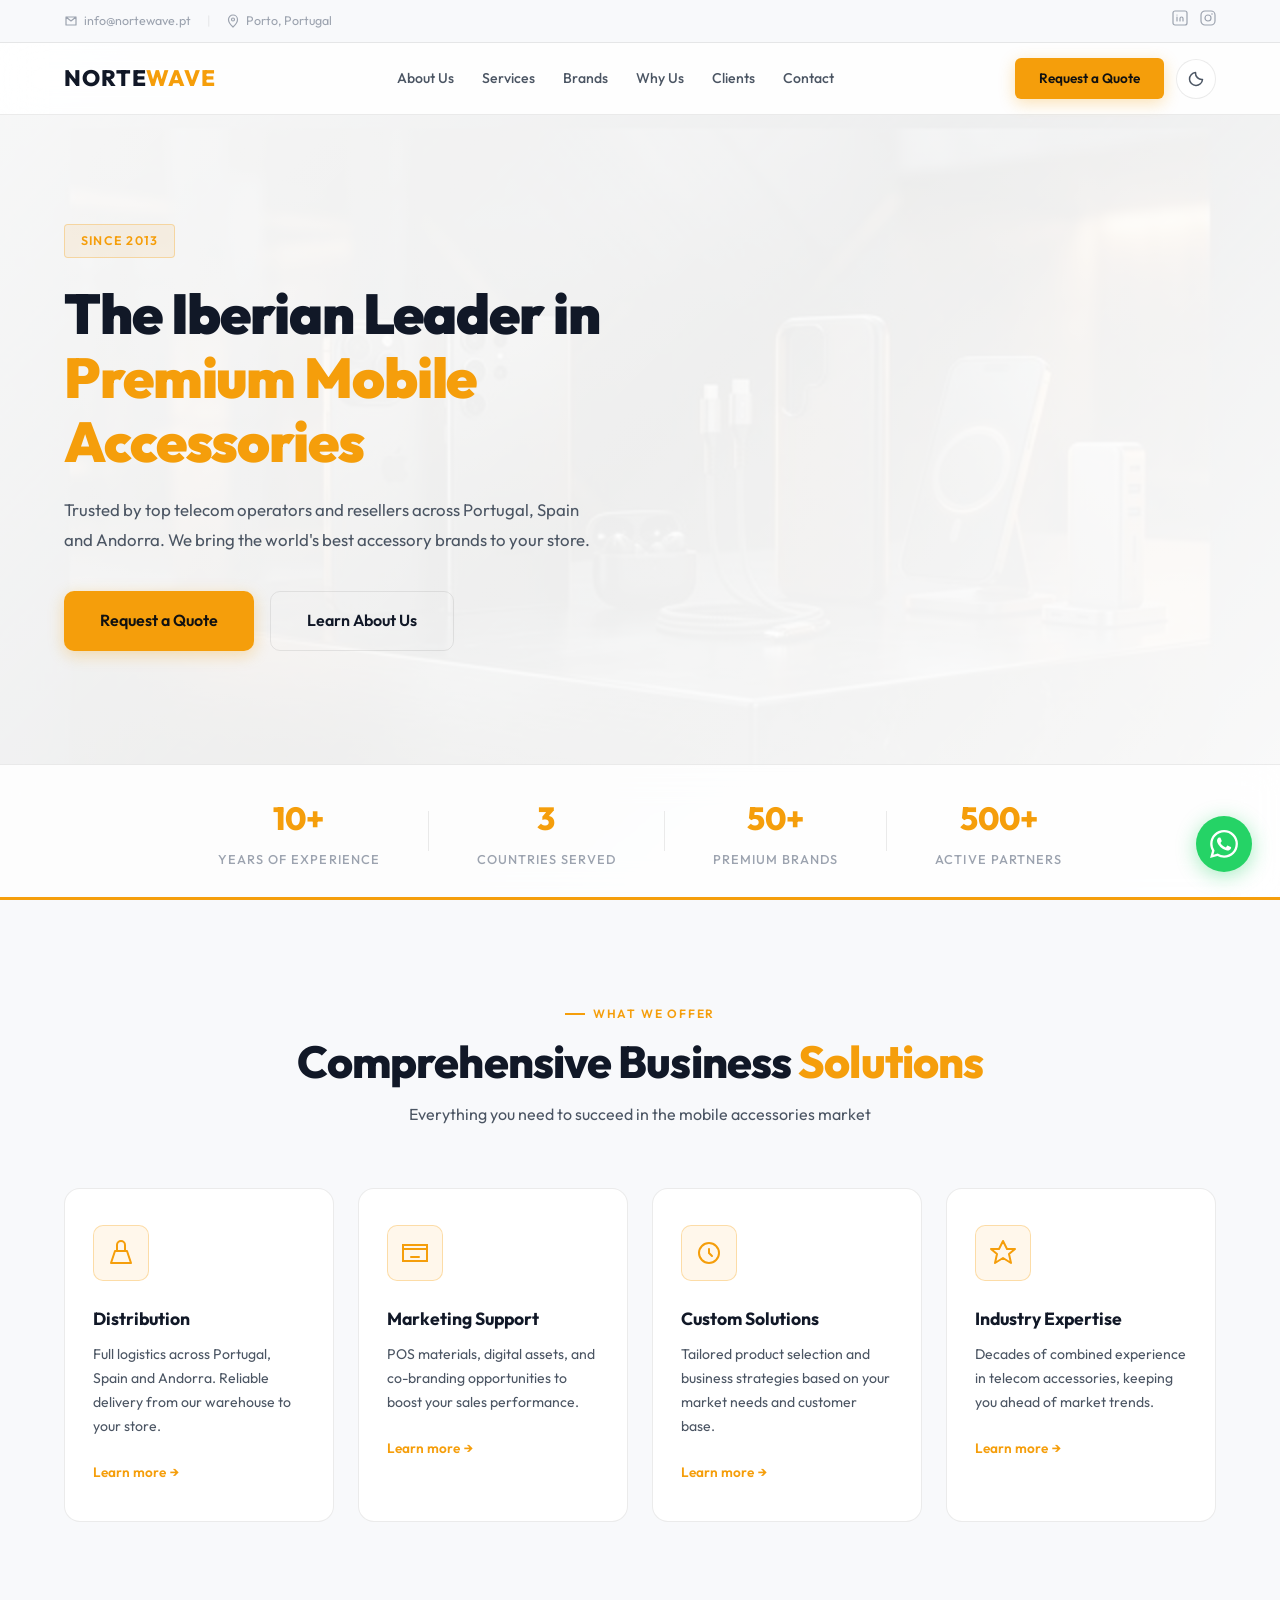
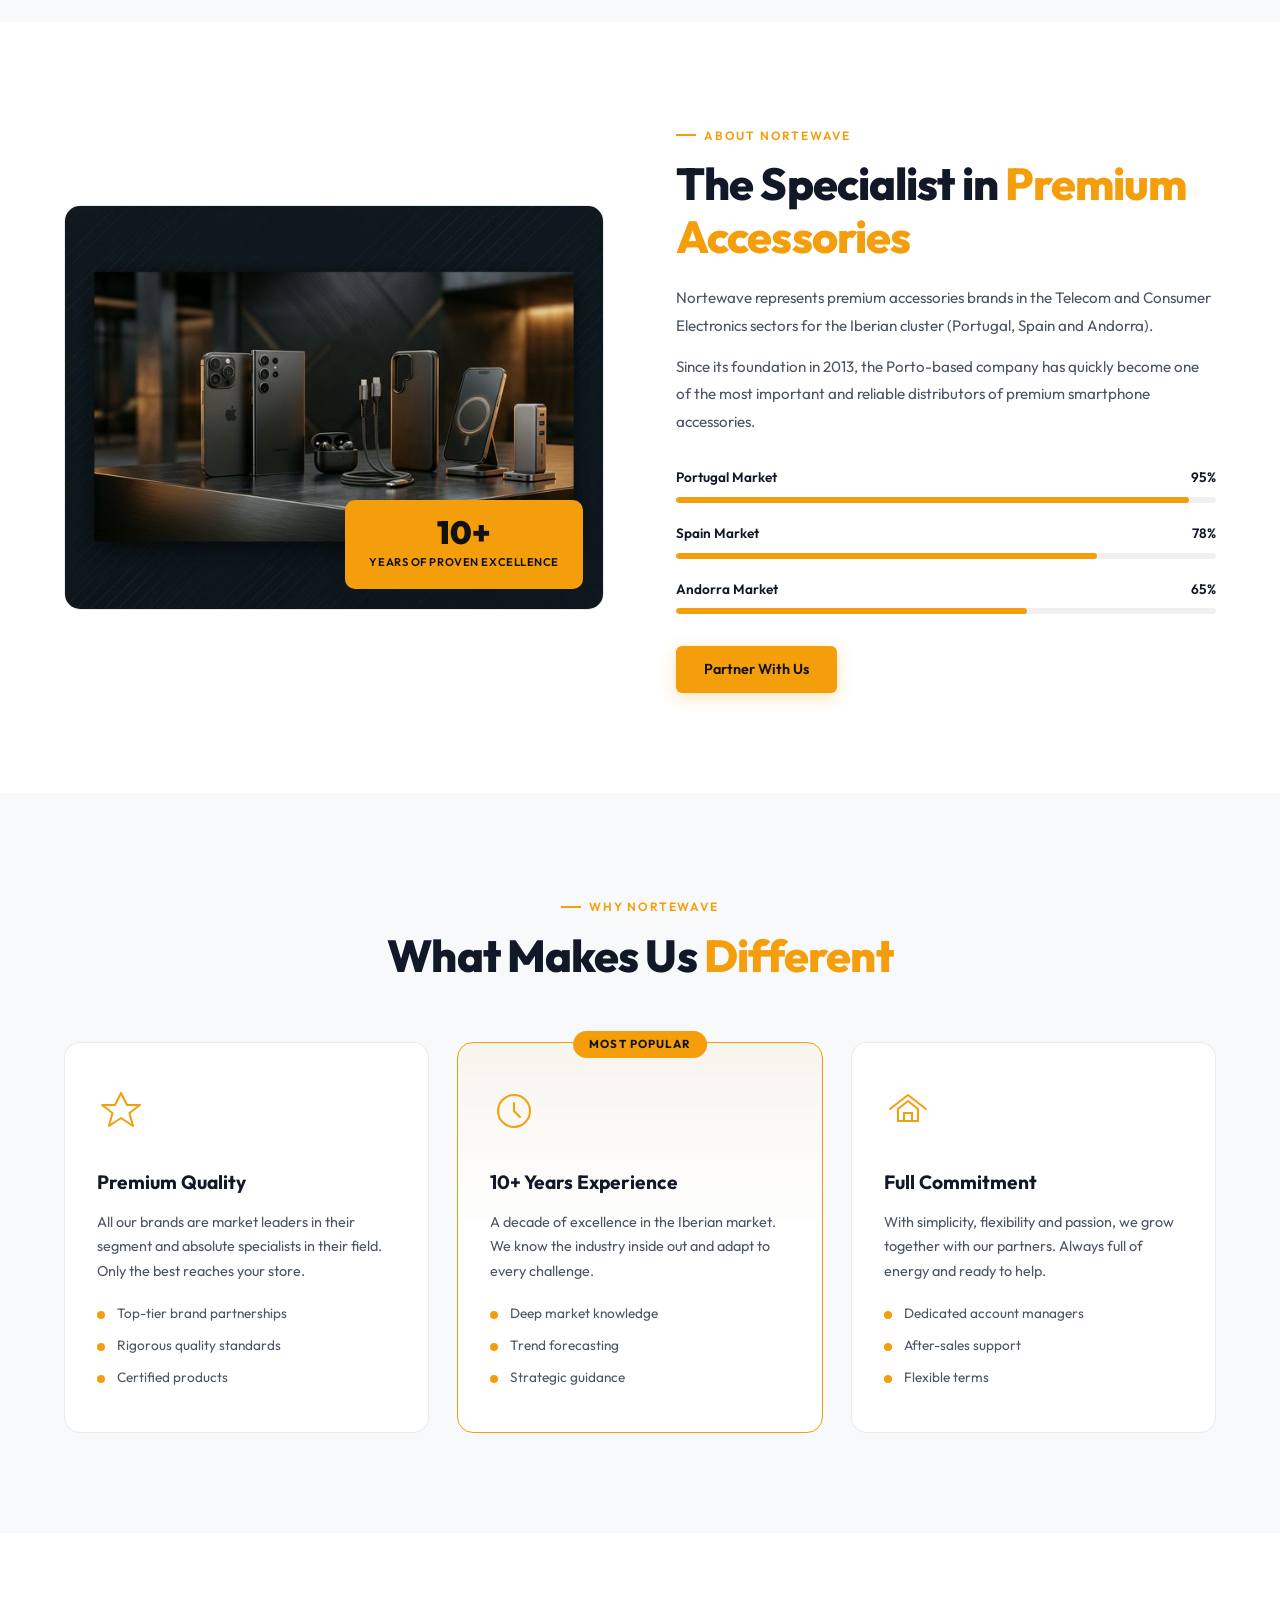
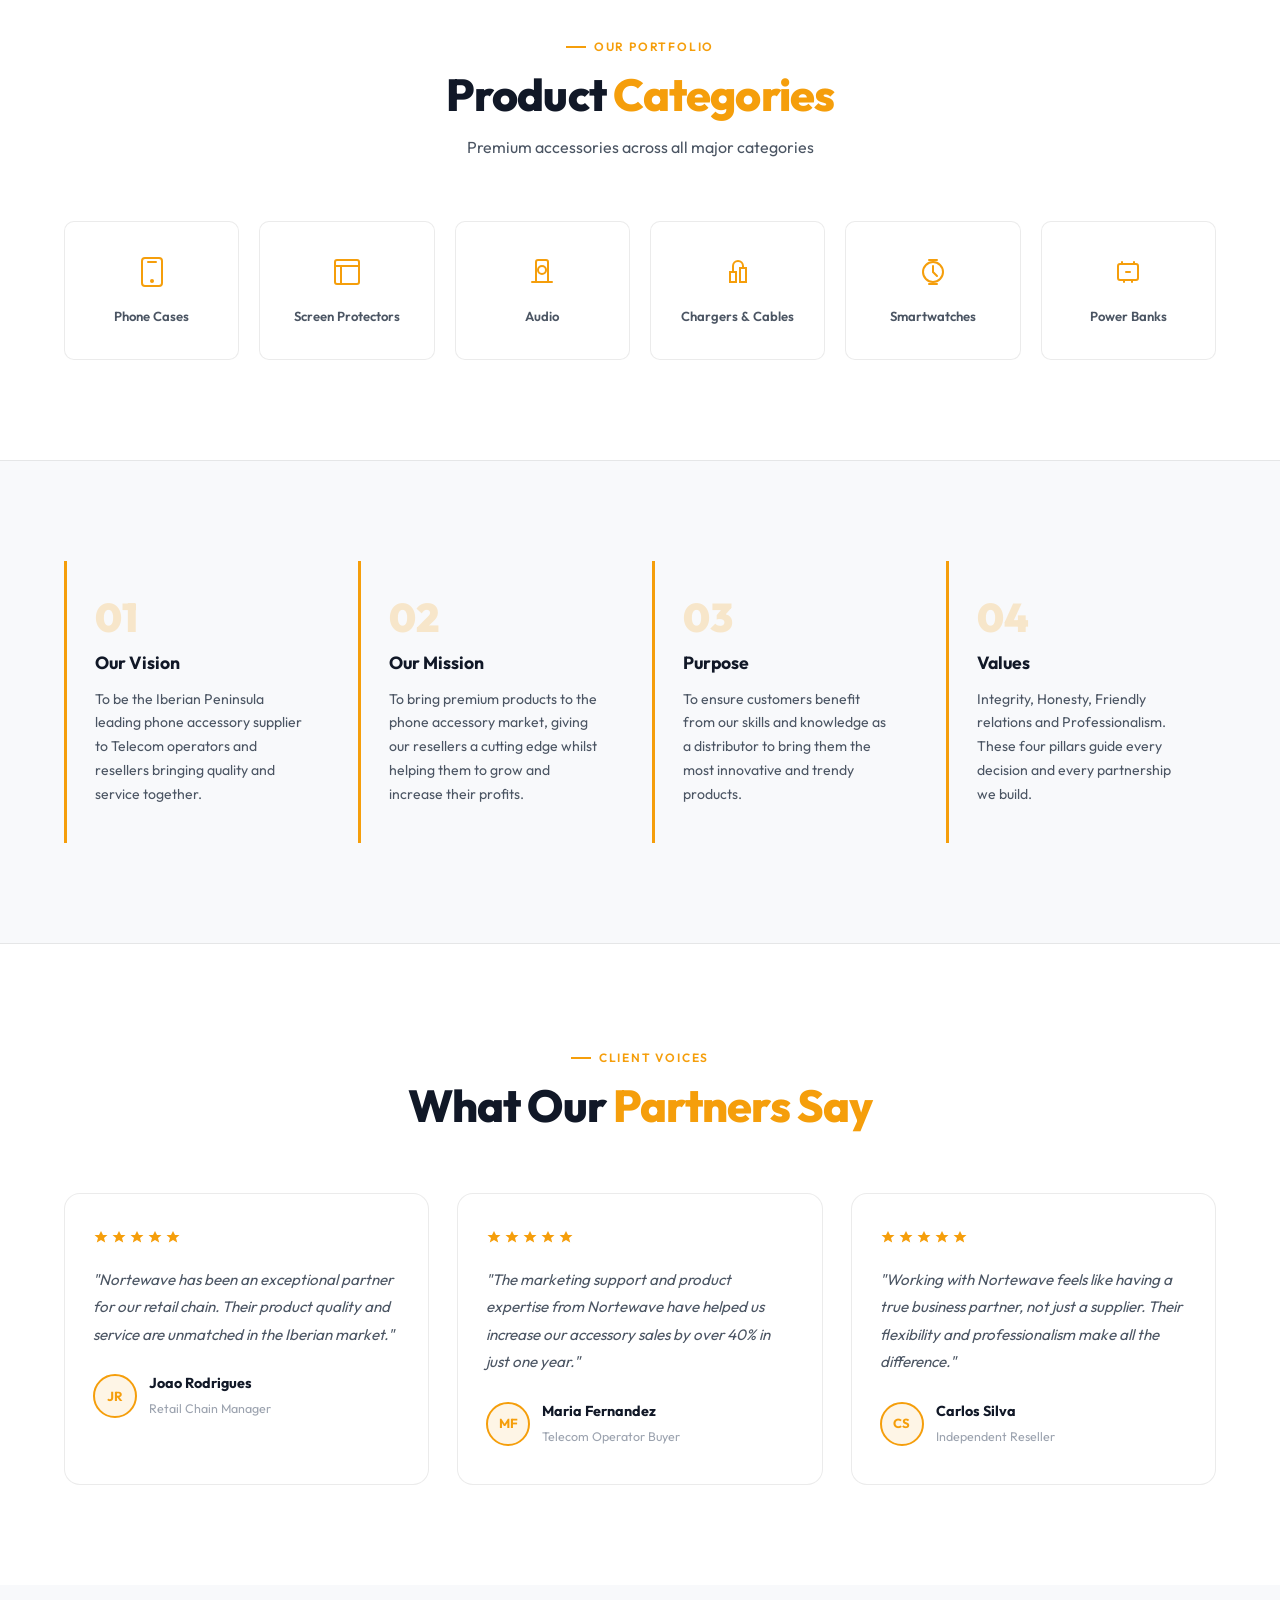
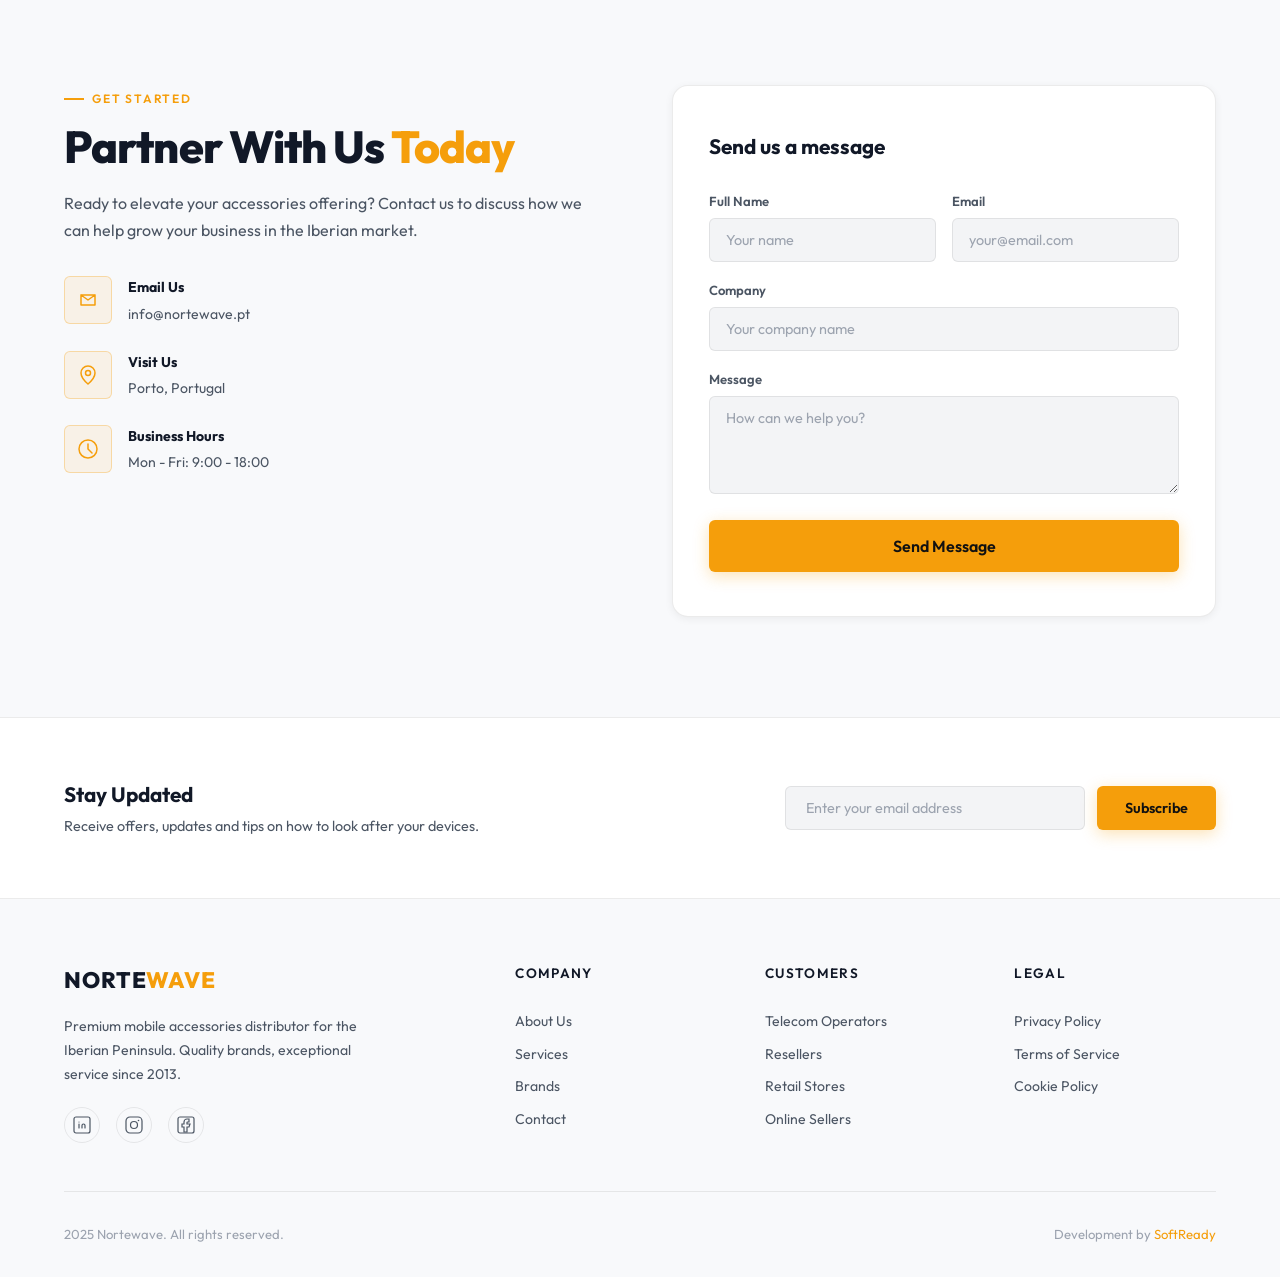
<file: versao-conversao/index.html>
<!DOCTYPE html>
<html lang="en">

<head>
    <meta charset="UTF-8">
    <meta name="viewport" content="width=device-width, initial-scale=1.0">
    <title>Nortewave - Premium Mobile Accessories Distributor</title>
    <meta name="description"
        content="Nortewave is the Iberian Peninsula's leading premium smartphone accessories distributor. 10+ years experience, 50+ premium brands. Request a quote today.">
    <link rel="preconnect" href="https://fonts.googleapis.com">
    <link rel="preconnect" href="https://fonts.gstatic.com" crossorigin>
    <link href="https://fonts.googleapis.com/css2?family=Outfit:wght@300;400;500;600;700;800;900&display=swap"
        rel="stylesheet">
    <link rel="stylesheet" href="style.css">
</head>

<body>

    <!-- HEADER -->
    <header class="header" id="header">
        <div class="header-top">
            <div class="container">
                <div class="header-top-content">
                    <div class="header-contact-info">
                        <span class="header-info-item">
                            <svg width="14" height="14" viewBox="0 0 14 14" fill="none">
                                <path d="M2 3l5 4 5-4M2 3v8h10V3H2z" stroke="currentColor" stroke-width="1.2"
                                    stroke-linecap="round" stroke-linejoin="round" />
                            </svg>
                            info@nortewave.pt
                        </span>
                        <span class="header-divider">|</span>
                        <span class="header-info-item">
                            <svg width="14" height="14" viewBox="0 0 14 14" fill="none">
                                <path d="M7 1a4.5 4.5 0 014.5 4.5C11.5 9 7 13 7 13S2.5 9 2.5 5.5A4.5 4.5 0 017 1z"
                                    stroke="currentColor" stroke-width="1.2" />
                                <circle cx="7" cy="5.5" r="1.5" stroke="currentColor" stroke-width="1.2" />
                            </svg>
                            Porto, Portugal
                        </span>
                    </div>
                    <div class="header-social">
                        <a href="#" aria-label="LinkedIn">
                            <svg width="16" height="16" viewBox="0 0 16 16" fill="none">
                                <rect x="1" y="1" width="14" height="14" rx="2" stroke="currentColor"
                                    stroke-width="1.2" />
                                <path d="M5 7v4M5 5v.01M8 11V8.5c0-1 .5-1.5 1.5-1.5S11 7.5 11 8.5V11"
                                    stroke="currentColor" stroke-width="1.2" stroke-linecap="round" />
                            </svg>
                        </a>
                        <a href="#" aria-label="Instagram">
                            <svg width="16" height="16" viewBox="0 0 16 16" fill="none">
                                <rect x="1" y="1" width="14" height="14" rx="4" stroke="currentColor"
                                    stroke-width="1.2" />
                                <circle cx="8" cy="8" r="3" stroke="currentColor" stroke-width="1.2" />
                                <circle cx="12" cy="4" r="0.8" fill="currentColor" />
                            </svg>
                        </a>
                    </div>
                </div>
            </div>
        </div>
        <div class="header-main">
            <div class="container">
                <div class="header-main-content">
                    <a href="#" class="logo">
                        <span class="logo-norte">NORTE</span><span class="logo-wave">WAVE</span>
                    </a>
                    <nav class="nav" id="nav">
                        <a href="#about" class="nav-link">About Us</a>
                        <a href="#services" class="nav-link">Services</a>
                        <a href="#brands" class="nav-link">Brands</a>
                        <a href="#differentials" class="nav-link">Why Us</a>
                        <a href="#testimonials" class="nav-link">Clients</a>
                        <a href="#contact" class="nav-link">Contact</a>
                    </nav>
                    <div class="header-actions">
                        <a href="#contact" class="btn btn-primary btn-header">Request a Quote</a>
                        <button class="theme-toggle" id="themeToggle" aria-label="Toggle dark mode">
                            <svg class="icon-moon" width="18" height="18" viewBox="0 0 18 18" fill="none">
                                <path d="M15.5 9.5a6.5 6.5 0 01-7-7 6.5 6.5 0 107 7z" stroke="currentColor"
                                    stroke-width="1.5" stroke-linecap="round" stroke-linejoin="round" />
                            </svg>
                            <svg class="icon-sun" width="18" height="18" viewBox="0 0 18 18" fill="none">
                                <circle cx="9" cy="9" r="3.5" stroke="currentColor" stroke-width="1.5" />
                                <path
                                    d="M9 1.5v2M9 14.5v2M1.5 9h2M14.5 9h2M3.7 3.7l1.4 1.4M12.9 12.9l1.4 1.4M3.7 14.3l1.4-1.4M12.9 5.1l1.4-1.4"
                                    stroke="currentColor" stroke-width="1.5" stroke-linecap="round" />
                            </svg>
                        </button>
                        <button class="hamburger" id="hamburger" aria-label="Toggle menu">
                            <span></span>
                            <span></span>
                            <span></span>
                        </button>
                    </div>
                </div>
            </div>
        </div>
    </header>

    <!-- HERO -->
    <section class="hero" id="hero">
        <div class="hero-bg">
            <img src="img/hero-bg.png" alt="" class="hero-bg-img">
            <div class="hero-overlay"></div>
        </div>
        <div class="container hero-content">
            <div class="hero-text">
                <span class="hero-badge">Since 2013</span>
                <h1 class="hero-title">The Iberian Leader in <span class="accent-text">Premium Mobile Accessories</span>
                </h1>
                <p class="hero-subtitle">Trusted by top telecom operators and resellers across Portugal, Spain and
                    Andorra. We bring the world's best accessory brands to your store.</p>
                <div class="hero-actions">
                    <a href="#contact" class="btn btn-primary btn-lg">Request a Quote</a>
                    <a href="#about" class="btn btn-secondary btn-lg">Learn About Us</a>
                </div>
            </div>
        </div>
        <div class="hero-stats-bar">
            <div class="container">
                <div class="stats-bar-inner">
                    <div class="stat-bar-item">
                        <span class="stat-bar-number">10+</span>
                        <span class="stat-bar-label">Years of Experience</span>
                    </div>
                    <div class="stat-bar-divider"></div>
                    <div class="stat-bar-item">
                        <span class="stat-bar-number">3</span>
                        <span class="stat-bar-label">Countries Served</span>
                    </div>
                    <div class="stat-bar-divider"></div>
                    <div class="stat-bar-item">
                        <span class="stat-bar-number">50+</span>
                        <span class="stat-bar-label">Premium Brands</span>
                    </div>
                    <div class="stat-bar-divider"></div>
                    <div class="stat-bar-item">
                        <span class="stat-bar-number">500+</span>
                        <span class="stat-bar-label">Active Partners</span>
                    </div>
                </div>
            </div>
        </div>
    </section>

    <!-- SERVICES STRIP -->
    <section class="services" id="services">
        <div class="container">
            <div class="section-header">
                <span class="section-tag">What We Offer</span>
                <h2 class="section-title">Comprehensive Business <span class="accent-text">Solutions</span></h2>
                <p class="section-subtitle">Everything you need to succeed in the mobile accessories market</p>
            </div>
            <div class="services-grid">
                <div class="service-card">
                    <div class="service-icon-wrap">
                        <svg width="32" height="32" viewBox="0 0 32 32" fill="none">
                            <path d="M6 26l4-12h12l4 12H6z" stroke="currentColor" stroke-width="2"
                                stroke-linejoin="round" />
                            <path d="M12 14V8a4 4 0 018 0v6" stroke="currentColor" stroke-width="2" />
                        </svg>
                    </div>
                    <h3>Distribution</h3>
                    <p>Full logistics across Portugal, Spain and Andorra. Reliable delivery from our warehouse to your
                        store.</p>
                    <a href="#contact" class="service-link">Learn more</a>
                </div>
                <div class="service-card">
                    <div class="service-icon-wrap">
                        <svg width="32" height="32" viewBox="0 0 32 32" fill="none">
                            <path d="M4 8h24v16H4z" stroke="currentColor" stroke-width="2" rx="2" />
                            <path d="M4 12h24M12 20h8" stroke="currentColor" stroke-width="2" stroke-linecap="round" />
                        </svg>
                    </div>
                    <h3>Marketing Support</h3>
                    <p>POS materials, digital assets, and co-branding opportunities to boost your sales performance.</p>
                    <a href="#contact" class="service-link">Learn more</a>
                </div>
                <div class="service-card">
                    <div class="service-icon-wrap">
                        <svg width="32" height="32" viewBox="0 0 32 32" fill="none">
                            <circle cx="16" cy="16" r="10" stroke="currentColor" stroke-width="2" />
                            <path d="M16 12v4l3 3" stroke="currentColor" stroke-width="2" stroke-linecap="round" />
                        </svg>
                    </div>
                    <h3>Custom Solutions</h3>
                    <p>Tailored product selection and business strategies based on your market needs and customer base.
                    </p>
                    <a href="#contact" class="service-link">Learn more</a>
                </div>
                <div class="service-card">
                    <div class="service-icon-wrap">
                        <svg width="32" height="32" viewBox="0 0 32 32" fill="none">
                            <path d="M16 4l4 8h8l-6 5 2 9-8-5-8 5 2-9-6-5h8l4-8z" stroke="currentColor" stroke-width="2"
                                stroke-linejoin="round" />
                        </svg>
                    </div>
                    <h3>Industry Expertise</h3>
                    <p>Decades of combined experience in telecom accessories, keeping you ahead of market trends.</p>
                    <a href="#contact" class="service-link">Learn more</a>
                </div>
            </div>
        </div>
    </section>

    <!-- ABOUT -->
    <section class="about" id="about">
        <div class="container">
            <div class="about-grid">
                <div class="about-image-side">
                    <div class="about-image-container">
                        <img src="img/hero-bg.png" alt="Nortewave headquarters" class="about-img">
                        <div class="about-experience-badge">
                            <span class="exp-number">10+</span>
                            <span class="exp-text">Years of Proven Excellence</span>
                        </div>
                    </div>
                </div>
                <div class="about-content">
                    <span class="section-tag">About Nortewave</span>
                    <h2 class="section-title">The Specialist in <span class="accent-text">Premium Accessories</span>
                    </h2>
                    <p class="about-text">Nortewave represents premium accessories brands in the Telecom and Consumer
                        Electronics sectors for the Iberian cluster (Portugal, Spain and Andorra).</p>
                    <p class="about-text">Since its foundation in 2013, the Porto-based company has quickly become one
                        of the most important and reliable distributors of premium smartphone accessories.</p>
                    <div class="about-progress-list">
                        <div class="progress-item">
                            <div class="progress-header">
                                <span>Portugal Market</span>
                                <span>95%</span>
                            </div>
                            <div class="progress-bar">
                                <div class="progress-fill" style="width: 95%"></div>
                            </div>
                        </div>
                        <div class="progress-item">
                            <div class="progress-header">
                                <span>Spain Market</span>
                                <span>78%</span>
                            </div>
                            <div class="progress-bar">
                                <div class="progress-fill" style="width: 78%"></div>
                            </div>
                        </div>
                        <div class="progress-item">
                            <div class="progress-header">
                                <span>Andorra Market</span>
                                <span>65%</span>
                            </div>
                            <div class="progress-bar">
                                <div class="progress-fill" style="width: 65%"></div>
                            </div>
                        </div>
                    </div>
                    <a href="#contact" class="btn btn-primary">Partner With Us</a>
                </div>
            </div>
        </div>
    </section>

    <!-- DIFFERENTIALS -->
    <section class="differentials" id="differentials">
        <div class="container">
            <div class="section-header">
                <span class="section-tag">Why Nortewave</span>
                <h2 class="section-title">What Makes Us <span class="accent-text">Different</span></h2>
            </div>
            <div class="diff-grid">
                <div class="diff-card">
                    <div class="diff-icon">
                        <svg width="48" height="48" viewBox="0 0 48 48" fill="none">
                            <path d="M24 6l6 12h13l-10.5 8 3.5 13L24 31l-12 8 3.5-13L5 18h13l6-12z"
                                stroke="currentColor" stroke-width="2" stroke-linejoin="round" />
                        </svg>
                    </div>
                    <h3>Premium Quality</h3>
                    <p>All our brands are market leaders in their segment and absolute specialists in their field. Only
                        the best reaches your store.</p>
                    <ul class="diff-features">
                        <li>Top-tier brand partnerships</li>
                        <li>Rigorous quality standards</li>
                        <li>Certified products</li>
                    </ul>
                </div>
                <div class="diff-card diff-card-highlight">
                    <div class="diff-badge">Most Popular</div>
                    <div class="diff-icon">
                        <svg width="48" height="48" viewBox="0 0 48 48" fill="none">
                            <circle cx="24" cy="24" r="16" stroke="currentColor" stroke-width="2" />
                            <path d="M24 16v8l6 6" stroke="currentColor" stroke-width="2" stroke-linecap="round" />
                        </svg>
                    </div>
                    <h3>10+ Years Experience</h3>
                    <p>A decade of excellence in the Iberian market. We know the industry inside out and adapt to every
                        challenge.</p>
                    <ul class="diff-features">
                        <li>Deep market knowledge</li>
                        <li>Trend forecasting</li>
                        <li>Strategic guidance</li>
                    </ul>
                </div>
                <div class="diff-card">
                    <div class="diff-icon">
                        <svg width="48" height="48" viewBox="0 0 48 48" fill="none">
                            <path d="M14 34V22l10-8 10 8v12H14z" stroke="currentColor" stroke-width="2" />
                            <path d="M20 34v-8h8v8" stroke="currentColor" stroke-width="2" />
                            <path d="M6 22l18-14 18 14" stroke="currentColor" stroke-width="2" stroke-linecap="round"
                                stroke-linejoin="round" />
                        </svg>
                    </div>
                    <h3>Full Commitment</h3>
                    <p>With simplicity, flexibility and passion, we grow together with our partners. Always full of
                        energy and ready to help.</p>
                    <ul class="diff-features">
                        <li>Dedicated account managers</li>
                        <li>After-sales support</li>
                        <li>Flexible terms</li>
                    </ul>
                </div>
            </div>
        </div>
    </section>

    <!-- BRANDS -->
    <section class="brands" id="brands">
        <div class="container">
            <div class="section-header">
                <span class="section-tag">Our Portfolio</span>
                <h2 class="section-title">Product <span class="accent-text">Categories</span></h2>
                <p class="section-subtitle">Premium accessories across all major categories</p>
            </div>
            <div class="brands-grid">
                <div class="brand-item">
                    <div class="brand-icon-wrap">
                        <svg width="36" height="36" viewBox="0 0 36 36" fill="none">
                            <rect x="8" y="4" width="20" height="28" rx="3" stroke="currentColor" stroke-width="2" />
                            <circle cx="18" cy="27" r="2" fill="currentColor" />
                            <path d="M14 8h8" stroke="currentColor" stroke-width="2" stroke-linecap="round" />
                        </svg>
                    </div>
                    <h4>Phone Cases</h4>
                </div>
                <div class="brand-item">
                    <div class="brand-icon-wrap">
                        <svg width="36" height="36" viewBox="0 0 36 36" fill="none">
                            <rect x="6" y="6" width="24" height="24" rx="2" stroke="currentColor" stroke-width="2" />
                            <path d="M6 12h24M12 12v18" stroke="currentColor" stroke-width="2" />
                        </svg>
                    </div>
                    <h4>Screen Protectors</h4>
                </div>
                <div class="brand-item">
                    <div class="brand-icon-wrap">
                        <svg width="36" height="36" viewBox="0 0 36 36" fill="none">
                            <path d="M12 28V8a2 2 0 012-2h8a2 2 0 012 2v20" stroke="currentColor" stroke-width="2" />
                            <path d="M8 28h20" stroke="currentColor" stroke-width="2" stroke-linecap="round" />
                            <circle cx="18" cy="16" r="4" stroke="currentColor" stroke-width="2" />
                        </svg>
                    </div>
                    <h4>Audio</h4>
                </div>
                <div class="brand-item">
                    <div class="brand-icon-wrap">
                        <svg width="36" height="36" viewBox="0 0 36 36" fill="none">
                            <path d="M10 18h6v10h-6z" stroke="currentColor" stroke-width="2" rx="1" />
                            <path d="M13 18V12a5 5 0 0110 0v2" stroke="currentColor" stroke-width="2" />
                            <path d="M20 14h6v14h-6z" stroke="currentColor" stroke-width="2" rx="1" />
                        </svg>
                    </div>
                    <h4>Chargers & Cables</h4>
                </div>
                <div class="brand-item">
                    <div class="brand-icon-wrap">
                        <svg width="36" height="36" viewBox="0 0 36 36" fill="none">
                            <circle cx="18" cy="18" r="10" stroke="currentColor" stroke-width="2" />
                            <path d="M18 12v6l4 4" stroke="currentColor" stroke-width="2" stroke-linecap="round" />
                            <path d="M14 6h8M14 30h8" stroke="currentColor" stroke-width="2" stroke-linecap="round" />
                        </svg>
                    </div>
                    <h4>Smartwatches</h4>
                </div>
                <div class="brand-item">
                    <div class="brand-icon-wrap">
                        <svg width="36" height="36" viewBox="0 0 36 36" fill="none">
                            <rect x="8" y="10" width="20" height="16" rx="2" stroke="currentColor" stroke-width="2" />
                            <path d="M14 26v2M22 26v2M12 10V8M24 10V8" stroke="currentColor" stroke-width="2"
                                stroke-linecap="round" />
                            <path d="M16 18h4" stroke="currentColor" stroke-width="2" stroke-linecap="round" />
                        </svg>
                    </div>
                    <h4>Power Banks</h4>
                </div>
            </div>
        </div>
    </section>

    <!-- VISION / MISSION / VALUES -->
    <section class="vision" id="vision">
        <div class="container">
            <div class="vision-grid">
                <div class="vision-card">
                    <div class="vision-number">01</div>
                    <h3>Our Vision</h3>
                    <p>To be the Iberian Peninsula leading phone accessory supplier to Telecom operators and resellers
                        bringing quality and service together.</p>
                </div>
                <div class="vision-card">
                    <div class="vision-number">02</div>
                    <h3>Our Mission</h3>
                    <p>To bring premium products to the phone accessory market, giving our resellers a cutting edge
                        whilst helping them to grow and increase their profits.</p>
                </div>
                <div class="vision-card">
                    <div class="vision-number">03</div>
                    <h3>Purpose</h3>
                    <p>To ensure customers benefit from our skills and knowledge as a distributor to bring them the most
                        innovative and trendy products.</p>
                </div>
                <div class="vision-card">
                    <div class="vision-number">04</div>
                    <h3>Values</h3>
                    <p>Integrity, Honesty, Friendly relations and Professionalism. These four pillars guide every
                        decision and every partnership we build.</p>
                </div>
            </div>
        </div>
    </section>

    <!-- TESTIMONIALS -->
    <section class="testimonials" id="testimonials">
        <div class="container">
            <div class="section-header">
                <span class="section-tag">Client Voices</span>
                <h2 class="section-title">What Our <span class="accent-text">Partners Say</span></h2>
            </div>
            <div class="testimonials-grid">
                <div class="testimonial-card">
                    <div class="testimonial-stars">
                        <svg width="16" height="16" viewBox="0 0 16 16" fill="currentColor">
                            <path d="M8 1l2 4h4.5l-3.5 3 1.2 4.5L8 10l-4.2 2.5L5 8 1.5 5H6l2-4z" />
                        </svg>
                        <svg width="16" height="16" viewBox="0 0 16 16" fill="currentColor">
                            <path d="M8 1l2 4h4.5l-3.5 3 1.2 4.5L8 10l-4.2 2.5L5 8 1.5 5H6l2-4z" />
                        </svg>
                        <svg width="16" height="16" viewBox="0 0 16 16" fill="currentColor">
                            <path d="M8 1l2 4h4.5l-3.5 3 1.2 4.5L8 10l-4.2 2.5L5 8 1.5 5H6l2-4z" />
                        </svg>
                        <svg width="16" height="16" viewBox="0 0 16 16" fill="currentColor">
                            <path d="M8 1l2 4h4.5l-3.5 3 1.2 4.5L8 10l-4.2 2.5L5 8 1.5 5H6l2-4z" />
                        </svg>
                        <svg width="16" height="16" viewBox="0 0 16 16" fill="currentColor">
                            <path d="M8 1l2 4h4.5l-3.5 3 1.2 4.5L8 10l-4.2 2.5L5 8 1.5 5H6l2-4z" />
                        </svg>
                    </div>
                    <p class="testimonial-text">"Nortewave has been an exceptional partner for our retail chain. Their
                        product quality and service are unmatched in the Iberian market."</p>
                    <div class="testimonial-author">
                        <div class="testimonial-avatar">JR</div>
                        <div>
                            <strong>Joao Rodrigues</strong>
                            <span>Retail Chain Manager</span>
                        </div>
                    </div>
                </div>
                <div class="testimonial-card">
                    <div class="testimonial-stars">
                        <svg width="16" height="16" viewBox="0 0 16 16" fill="currentColor">
                            <path d="M8 1l2 4h4.5l-3.5 3 1.2 4.5L8 10l-4.2 2.5L5 8 1.5 5H6l2-4z" />
                        </svg>
                        <svg width="16" height="16" viewBox="0 0 16 16" fill="currentColor">
                            <path d="M8 1l2 4h4.5l-3.5 3 1.2 4.5L8 10l-4.2 2.5L5 8 1.5 5H6l2-4z" />
                        </svg>
                        <svg width="16" height="16" viewBox="0 0 16 16" fill="currentColor">
                            <path d="M8 1l2 4h4.5l-3.5 3 1.2 4.5L8 10l-4.2 2.5L5 8 1.5 5H6l2-4z" />
                        </svg>
                        <svg width="16" height="16" viewBox="0 0 16 16" fill="currentColor">
                            <path d="M8 1l2 4h4.5l-3.5 3 1.2 4.5L8 10l-4.2 2.5L5 8 1.5 5H6l2-4z" />
                        </svg>
                        <svg width="16" height="16" viewBox="0 0 16 16" fill="currentColor">
                            <path d="M8 1l2 4h4.5l-3.5 3 1.2 4.5L8 10l-4.2 2.5L5 8 1.5 5H6l2-4z" />
                        </svg>
                    </div>
                    <p class="testimonial-text">"The marketing support and product expertise from Nortewave have helped
                        us increase our accessory sales by over 40% in just one year."</p>
                    <div class="testimonial-author">
                        <div class="testimonial-avatar">MF</div>
                        <div>
                            <strong>Maria Fernandez</strong>
                            <span>Telecom Operator Buyer</span>
                        </div>
                    </div>
                </div>
                <div class="testimonial-card">
                    <div class="testimonial-stars">
                        <svg width="16" height="16" viewBox="0 0 16 16" fill="currentColor">
                            <path d="M8 1l2 4h4.5l-3.5 3 1.2 4.5L8 10l-4.2 2.5L5 8 1.5 5H6l2-4z" />
                        </svg>
                        <svg width="16" height="16" viewBox="0 0 16 16" fill="currentColor">
                            <path d="M8 1l2 4h4.5l-3.5 3 1.2 4.5L8 10l-4.2 2.5L5 8 1.5 5H6l2-4z" />
                        </svg>
                        <svg width="16" height="16" viewBox="0 0 16 16" fill="currentColor">
                            <path d="M8 1l2 4h4.5l-3.5 3 1.2 4.5L8 10l-4.2 2.5L5 8 1.5 5H6l2-4z" />
                        </svg>
                        <svg width="16" height="16" viewBox="0 0 16 16" fill="currentColor">
                            <path d="M8 1l2 4h4.5l-3.5 3 1.2 4.5L8 10l-4.2 2.5L5 8 1.5 5H6l2-4z" />
                        </svg>
                        <svg width="16" height="16" viewBox="0 0 16 16" fill="currentColor">
                            <path d="M8 1l2 4h4.5l-3.5 3 1.2 4.5L8 10l-4.2 2.5L5 8 1.5 5H6l2-4z" />
                        </svg>
                    </div>
                    <p class="testimonial-text">"Working with Nortewave feels like having a true business partner, not
                        just a supplier. Their flexibility and professionalism make all the difference."</p>
                    <div class="testimonial-author">
                        <div class="testimonial-avatar">CS</div>
                        <div>
                            <strong>Carlos Silva</strong>
                            <span>Independent Reseller</span>
                        </div>
                    </div>
                </div>
            </div>
        </div>
    </section>

    <!-- CTA / CONTACT -->
    <section class="contact-section" id="contact">
        <div class="container">
            <div class="contact-grid">
                <div class="contact-info">
                    <span class="section-tag">Get Started</span>
                    <h2 class="section-title">Partner With Us <span class="accent-text">Today</span></h2>
                    <p class="contact-text">Ready to elevate your accessories offering? Contact us to discuss how we can
                        help grow your business in the Iberian market.</p>
                    <div class="contact-details">
                        <div class="contact-detail-item">
                            <div class="contact-detail-icon">
                                <svg width="22" height="22" viewBox="0 0 22 22" fill="none">
                                    <path d="M4 6l7 5 7-5M4 6v10h14V6H4z" stroke="currentColor" stroke-width="1.5"
                                        stroke-linecap="round" stroke-linejoin="round" />
                                </svg>
                            </div>
                            <div>
                                <strong>Email Us</strong>
                                <span>info@nortewave.pt</span>
                            </div>
                        </div>
                        <div class="contact-detail-item">
                            <div class="contact-detail-icon">
                                <svg width="22" height="22" viewBox="0 0 22 22" fill="none">
                                    <path d="M11 2a7 7 0 017 7c0 5-7 11-7 11S4 14 4 9a7 7 0 017-7z"
                                        stroke="currentColor" stroke-width="1.5" />
                                    <circle cx="11" cy="9" r="2.5" stroke="currentColor" stroke-width="1.5" />
                                </svg>
                            </div>
                            <div>
                                <strong>Visit Us</strong>
                                <span>Porto, Portugal</span>
                            </div>
                        </div>
                        <div class="contact-detail-item">
                            <div class="contact-detail-icon">
                                <svg width="22" height="22" viewBox="0 0 22 22" fill="none">
                                    <circle cx="11" cy="11" r="9" stroke="currentColor" stroke-width="1.5" />
                                    <path d="M11 6v5l4 4" stroke="currentColor" stroke-width="1.5"
                                        stroke-linecap="round" />
                                </svg>
                            </div>
                            <div>
                                <strong>Business Hours</strong>
                                <span>Mon - Fri: 9:00 - 18:00</span>
                            </div>
                        </div>
                    </div>
                </div>
                <div class="contact-form-card">
                    <h3>Send us a message</h3>
                    <form class="contact-form">
                        <div class="form-row">
                            <div class="form-group">
                                <label for="name">Full Name</label>
                                <input type="text" id="name" placeholder="Your name" required>
                            </div>
                            <div class="form-group">
                                <label for="email">Email</label>
                                <input type="email" id="email" placeholder="your@email.com" required>
                            </div>
                        </div>
                        <div class="form-group">
                            <label for="company">Company</label>
                            <input type="text" id="company" placeholder="Your company name">
                        </div>
                        <div class="form-group">
                            <label for="message">Message</label>
                            <textarea id="message" rows="4" placeholder="How can we help you?" required></textarea>
                        </div>
                        <button type="submit" class="btn btn-primary btn-full">Send Message</button>
                    </form>
                </div>
            </div>
        </div>
    </section>

    <!-- NEWSLETTER -->
    <section class="newsletter">
        <div class="container">
            <div class="newsletter-inner">
                <div class="newsletter-text">
                    <h3>Stay Updated</h3>
                    <p>Receive offers, updates and tips on how to look after your devices.</p>
                </div>
                <form class="newsletter-form">
                    <input type="email" placeholder="Enter your email address" class="newsletter-input" required>
                    <button type="submit" class="btn btn-primary">Subscribe</button>
                </form>
            </div>
        </div>
    </section>

    <!-- FOOTER -->
    <footer class="footer">
        <div class="container">
            <div class="footer-grid">
                <div class="footer-brand">
                    <a href="#" class="logo">
                        <span class="logo-norte">NORTE</span><span class="logo-wave">WAVE</span>
                    </a>
                    <p>Premium mobile accessories distributor for the Iberian Peninsula. Quality brands, exceptional
                        service since 2013.</p>
                    <div class="footer-social">
                        <a href="#" aria-label="LinkedIn">
                            <svg width="18" height="18" viewBox="0 0 18 18" fill="none">
                                <rect x="1" y="1" width="16" height="16" rx="2" stroke="currentColor"
                                    stroke-width="1.2" />
                                <path d="M6 8v4M6 6v.01M9 12V9.5c0-1 .5-1.5 1.5-1.5s1.5.5 1.5 1.5V12"
                                    stroke="currentColor" stroke-width="1.2" stroke-linecap="round" />
                            </svg>
                        </a>
                        <a href="#" aria-label="Instagram">
                            <svg width="18" height="18" viewBox="0 0 18 18" fill="none">
                                <rect x="1" y="1" width="16" height="16" rx="4" stroke="currentColor"
                                    stroke-width="1.2" />
                                <circle cx="9" cy="9" r="3.5" stroke="currentColor" stroke-width="1.2" />
                                <circle cx="13.5" cy="4.5" r="0.8" fill="currentColor" />
                            </svg>
                        </a>
                        <a href="#" aria-label="Facebook">
                            <svg width="18" height="18" viewBox="0 0 18 18" fill="none">
                                <rect x="1" y="1" width="16" height="16" rx="2" stroke="currentColor"
                                    stroke-width="1.2" />
                                <path d="M12 3h-2a3 3 0 00-3 3v2H5v3h2v5h3v-5h2l1-3h-3V6.5a.5.5 0 01.5-.5H12V3z"
                                    stroke="currentColor" stroke-width="1.2" />
                            </svg>
                        </a>
                    </div>
                </div>
                <div class="footer-links">
                    <h4>Company</h4>
                    <a href="#about">About Us</a>
                    <a href="#services">Services</a>
                    <a href="#brands">Brands</a>
                    <a href="#contact">Contact</a>
                </div>
                <div class="footer-links">
                    <h4>Customers</h4>
                    <a href="#">Telecom Operators</a>
                    <a href="#">Resellers</a>
                    <a href="#">Retail Stores</a>
                    <a href="#">Online Sellers</a>
                </div>
                <div class="footer-links">
                    <h4>Legal</h4>
                    <a href="#">Privacy Policy</a>
                    <a href="#">Terms of Service</a>
                    <a href="#">Cookie Policy</a>
                </div>
            </div>
            <div class="footer-bottom">
                <p>2025 Nortewave. All rights reserved.</p>
                <p>Development by <a href="https://softready.com" target="_blank" class="footer-credit">SoftReady</a>
                </p>
            </div>
        </div>
    </footer>

    <!-- WHATSAPP BUTTON -->
    <a href="https://wa.me/351000000000" class="whatsapp-btn" target="_blank" rel="noopener"
        aria-label="Chat on WhatsApp">
        <svg width="28" height="28" viewBox="0 0 24 24" fill="white">
            <path
                d="M17.472 14.382c-.297-.149-1.758-.867-2.03-.967-.273-.099-.471-.148-.67.15-.197.297-.767.966-.94 1.164-.173.199-.347.223-.644.075-.297-.15-1.255-.463-2.39-1.475-.883-.788-1.48-1.761-1.653-2.059-.173-.297-.018-.458.13-.606.134-.133.298-.347.446-.52.149-.174.198-.298.298-.497.099-.198.05-.371-.025-.52-.075-.149-.669-1.612-.916-2.207-.242-.579-.487-.5-.669-.51-.173-.008-.371-.01-.57-.01-.198 0-.52.074-.792.372-.272.297-1.04 1.016-1.04 2.479 0 1.462 1.065 2.875 1.213 3.074.149.198 2.096 3.2 5.077 4.487.709.306 1.262.489 1.694.625.712.227 1.36.195 1.871.118.571-.085 1.758-.719 2.006-1.413.248-.694.248-1.289.173-1.413-.074-.124-.272-.198-.57-.347m-5.421 7.403h-.004a9.87 9.87 0 01-5.031-1.378l-.361-.214-3.741.982.998-3.648-.235-.374a9.86 9.86 0 01-1.51-5.26c.001-5.45 4.436-9.884 9.888-9.884 2.64 0 5.122 1.03 6.988 2.898a9.825 9.825 0 012.893 6.994c-.003 5.45-4.437 9.884-9.885 9.884m8.413-18.297A11.815 11.815 0 0012.05 0C5.495 0 .16 5.335.157 11.892c0 2.096.547 4.142 1.588 5.945L.057 24l6.305-1.654a11.882 11.882 0 005.683 1.448h.005c6.554 0 11.89-5.335 11.893-11.893a11.821 11.821 0 00-3.48-8.413z" />
        </svg>
    </a>

    <!-- SCRIPTS -->
    <script>
        // Theme toggle
        const themeToggle = document.getElementById('themeToggle');
        const savedTheme = localStorage.getItem('nortewave-theme');
        if (savedTheme === 'dark') {
            document.documentElement.setAttribute('data-theme', 'dark');
        }

        themeToggle.addEventListener('click', () => {
            const isDark = document.documentElement.getAttribute('data-theme') === 'dark';
            if (isDark) {
                document.documentElement.removeAttribute('data-theme');
                localStorage.setItem('nortewave-theme', 'light');
            } else {
                document.documentElement.setAttribute('data-theme', 'dark');
                localStorage.setItem('nortewave-theme', 'dark');
            }
        });

        // Header scroll effect
        const header = document.getElementById('header');
        window.addEventListener('scroll', () => {
            if (window.scrollY > 80) {
                header.classList.add('scrolled');
            } else {
                header.classList.remove('scrolled');
            }
        });

        // Mobile menu
        const hamburger = document.getElementById('hamburger');
        const nav = document.getElementById('nav');
        hamburger.addEventListener('click', () => {
            hamburger.classList.toggle('active');
            nav.classList.toggle('active');
        });

        document.querySelectorAll('.nav-link').forEach(link => {
            link.addEventListener('click', () => {
                hamburger.classList.remove('active');
                nav.classList.remove('active');
            });
        });

        // Smooth scroll
        document.querySelectorAll('a[href^="#"]').forEach(anchor => {
            anchor.addEventListener('click', function (e) {
                e.preventDefault();
                const target = document.querySelector(this.getAttribute('href'));
                if (target) {
                    target.scrollIntoView({ behavior: 'smooth', block: 'start' });
                }
            });
        });

        // Scroll reveal
        const observerOptions = { threshold: 0.1, rootMargin: '0px 0px -50px 0px' };
        const observer = new IntersectionObserver((entries) => {
            entries.forEach(entry => {
                if (entry.isIntersecting) {
                    entry.target.classList.add('revealed');
                    observer.unobserve(entry.target);
                }
            });
        }, observerOptions);

        document.querySelectorAll('.service-card, .diff-card, .brand-item, .vision-card, .testimonial-card, .about-content, .about-image-side, .contact-info, .contact-form-card, .section-header').forEach(el => {
            el.classList.add('reveal');
            observer.observe(el);
        });

        // Progress bar animation
        const progressObserver = new IntersectionObserver((entries) => {
            entries.forEach(entry => {
                if (entry.isIntersecting) {
                    entry.target.querySelectorAll('.progress-fill').forEach(bar => {
                        bar.style.width = bar.style.width;
                        bar.classList.add('animate');
                    });
                    progressObserver.unobserve(entry.target);
                }
            });
        }, { threshold: 0.3 });

        document.querySelectorAll('.about-progress-list').forEach(el => {
            progressObserver.observe(el);
        });
    </script>
</body>

</html>
</file>
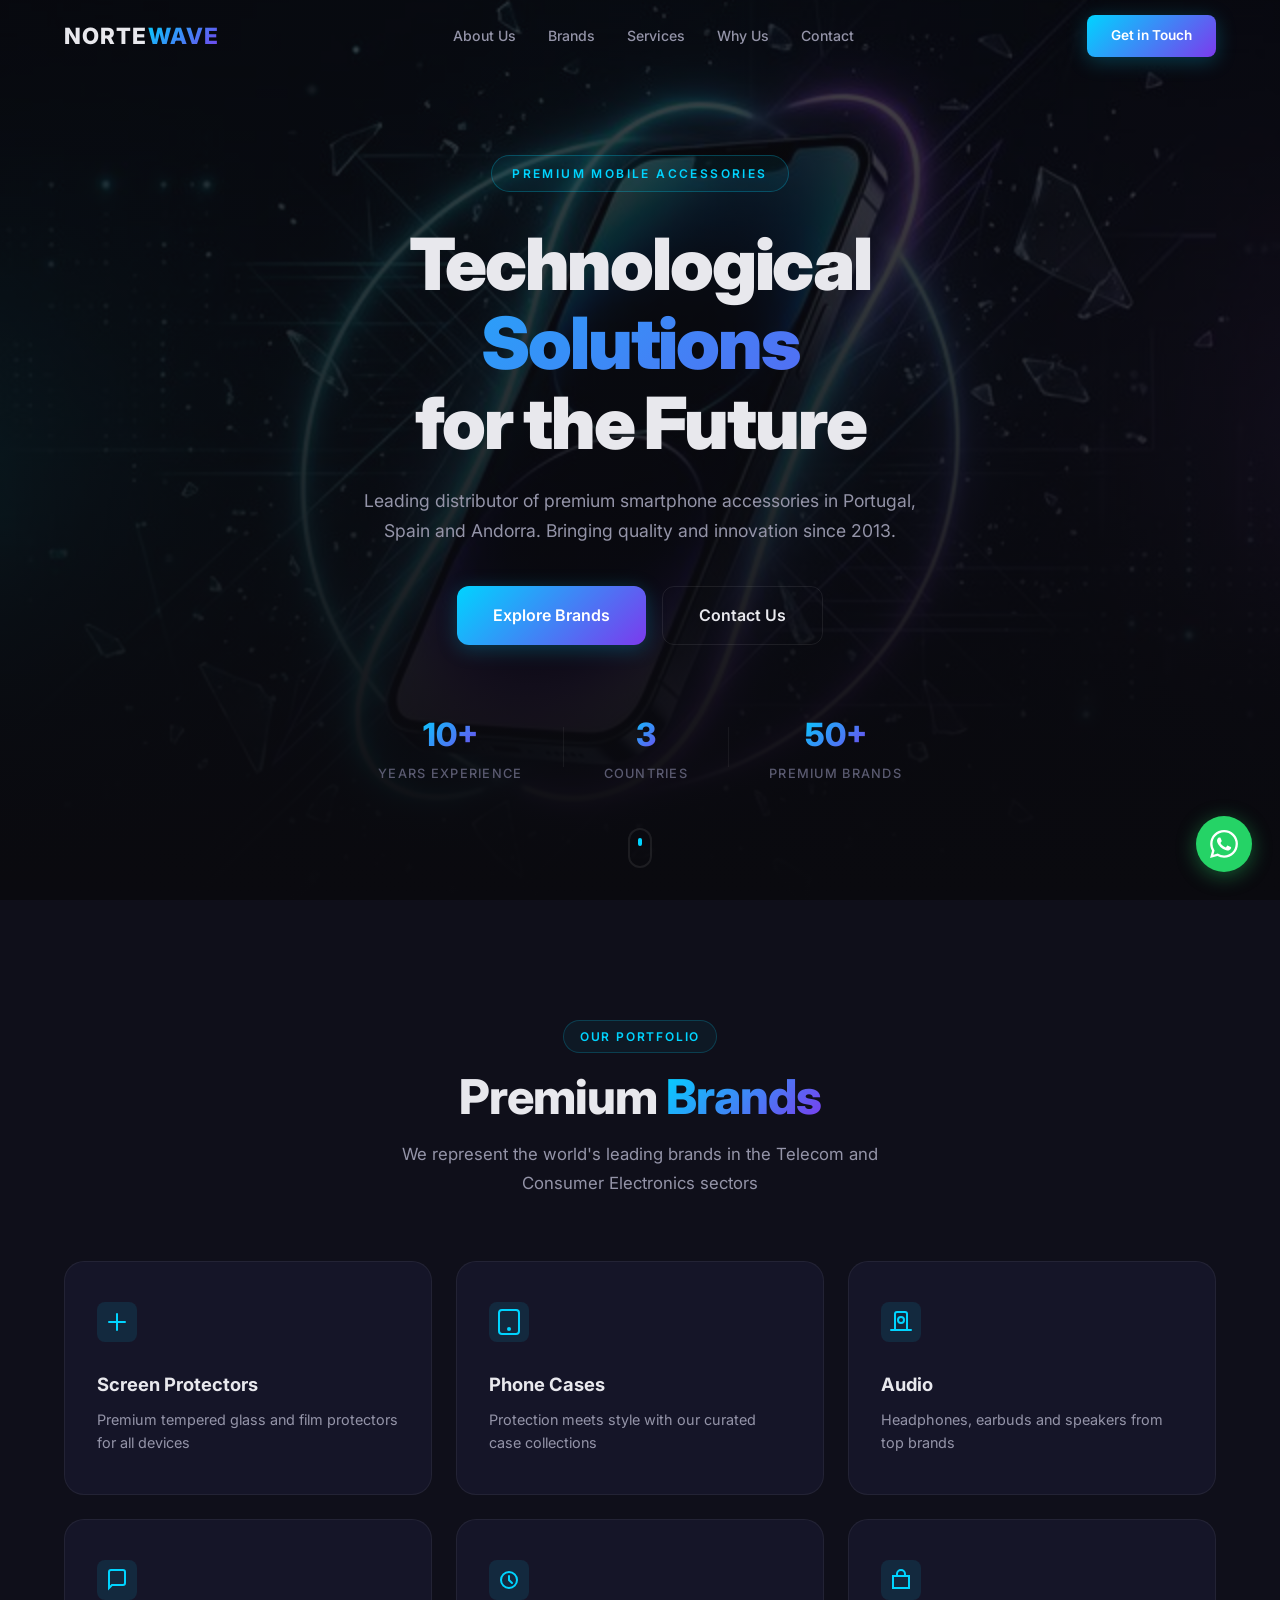
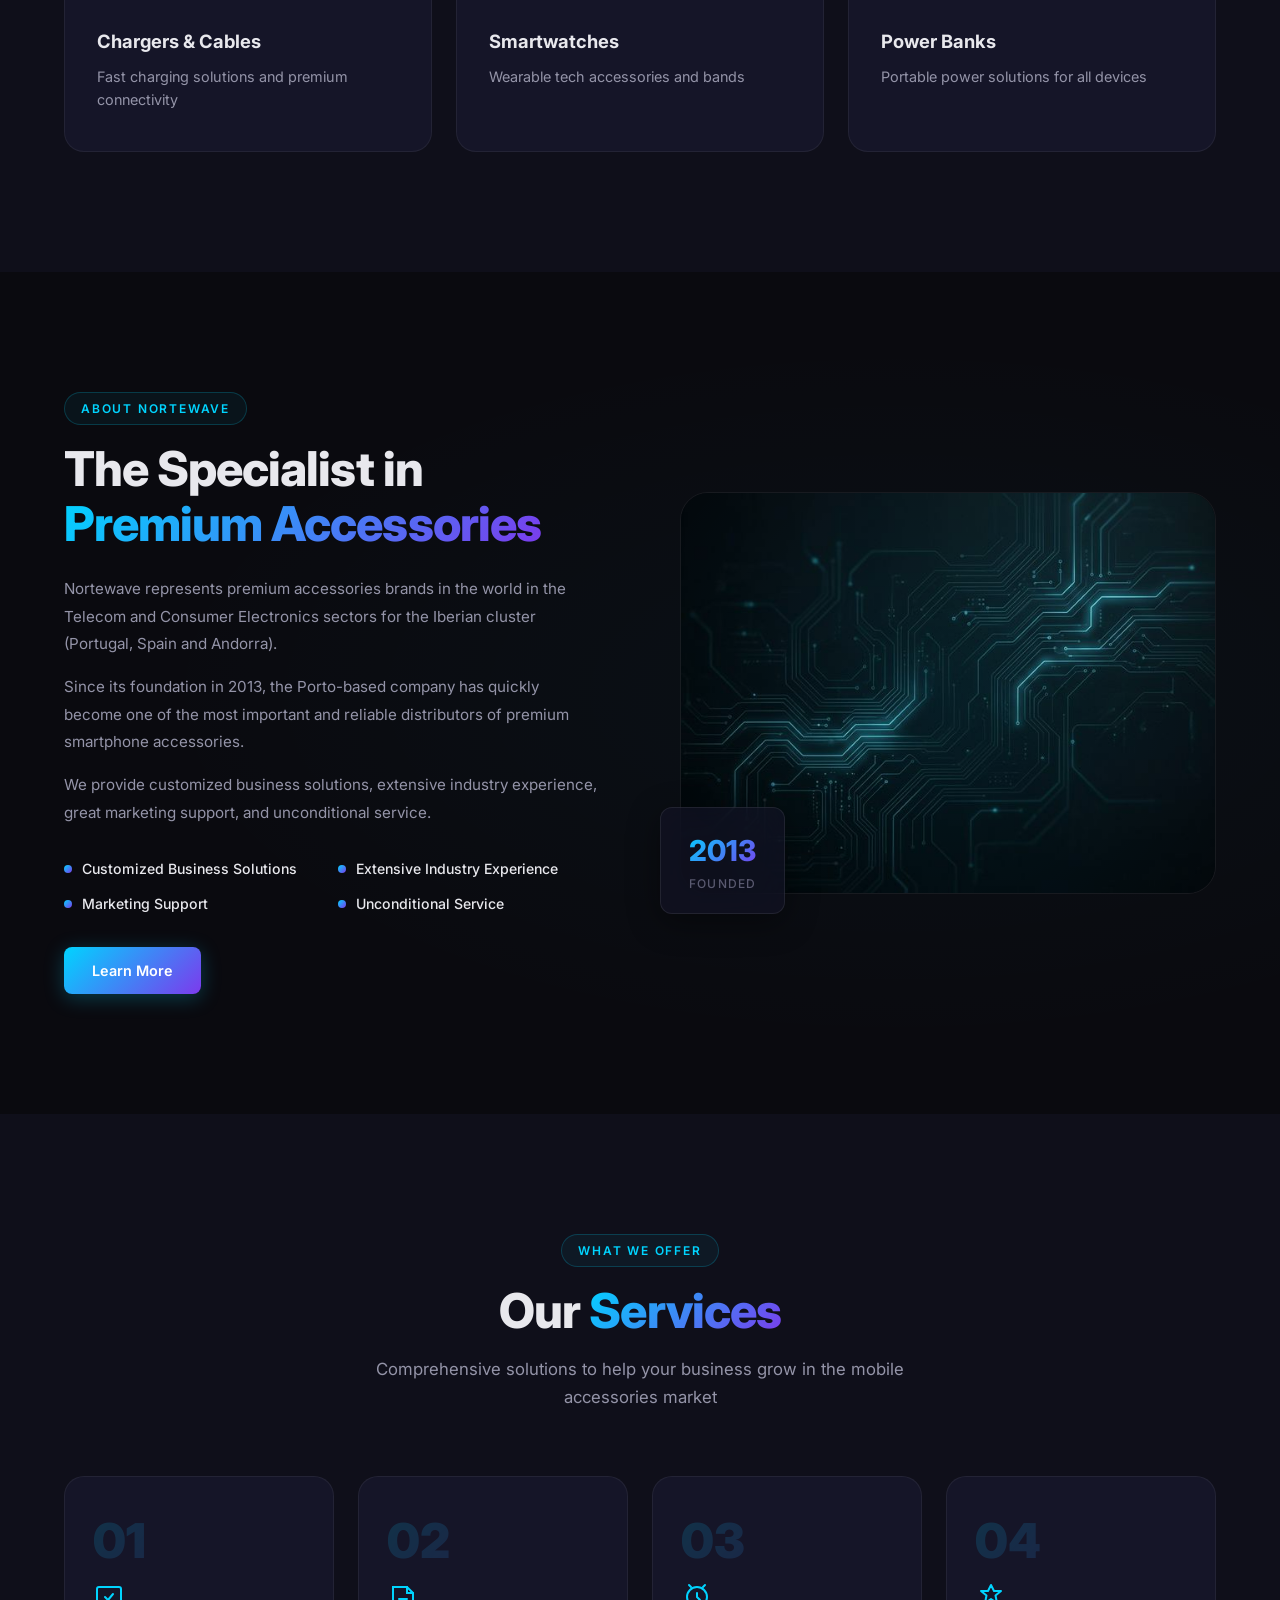
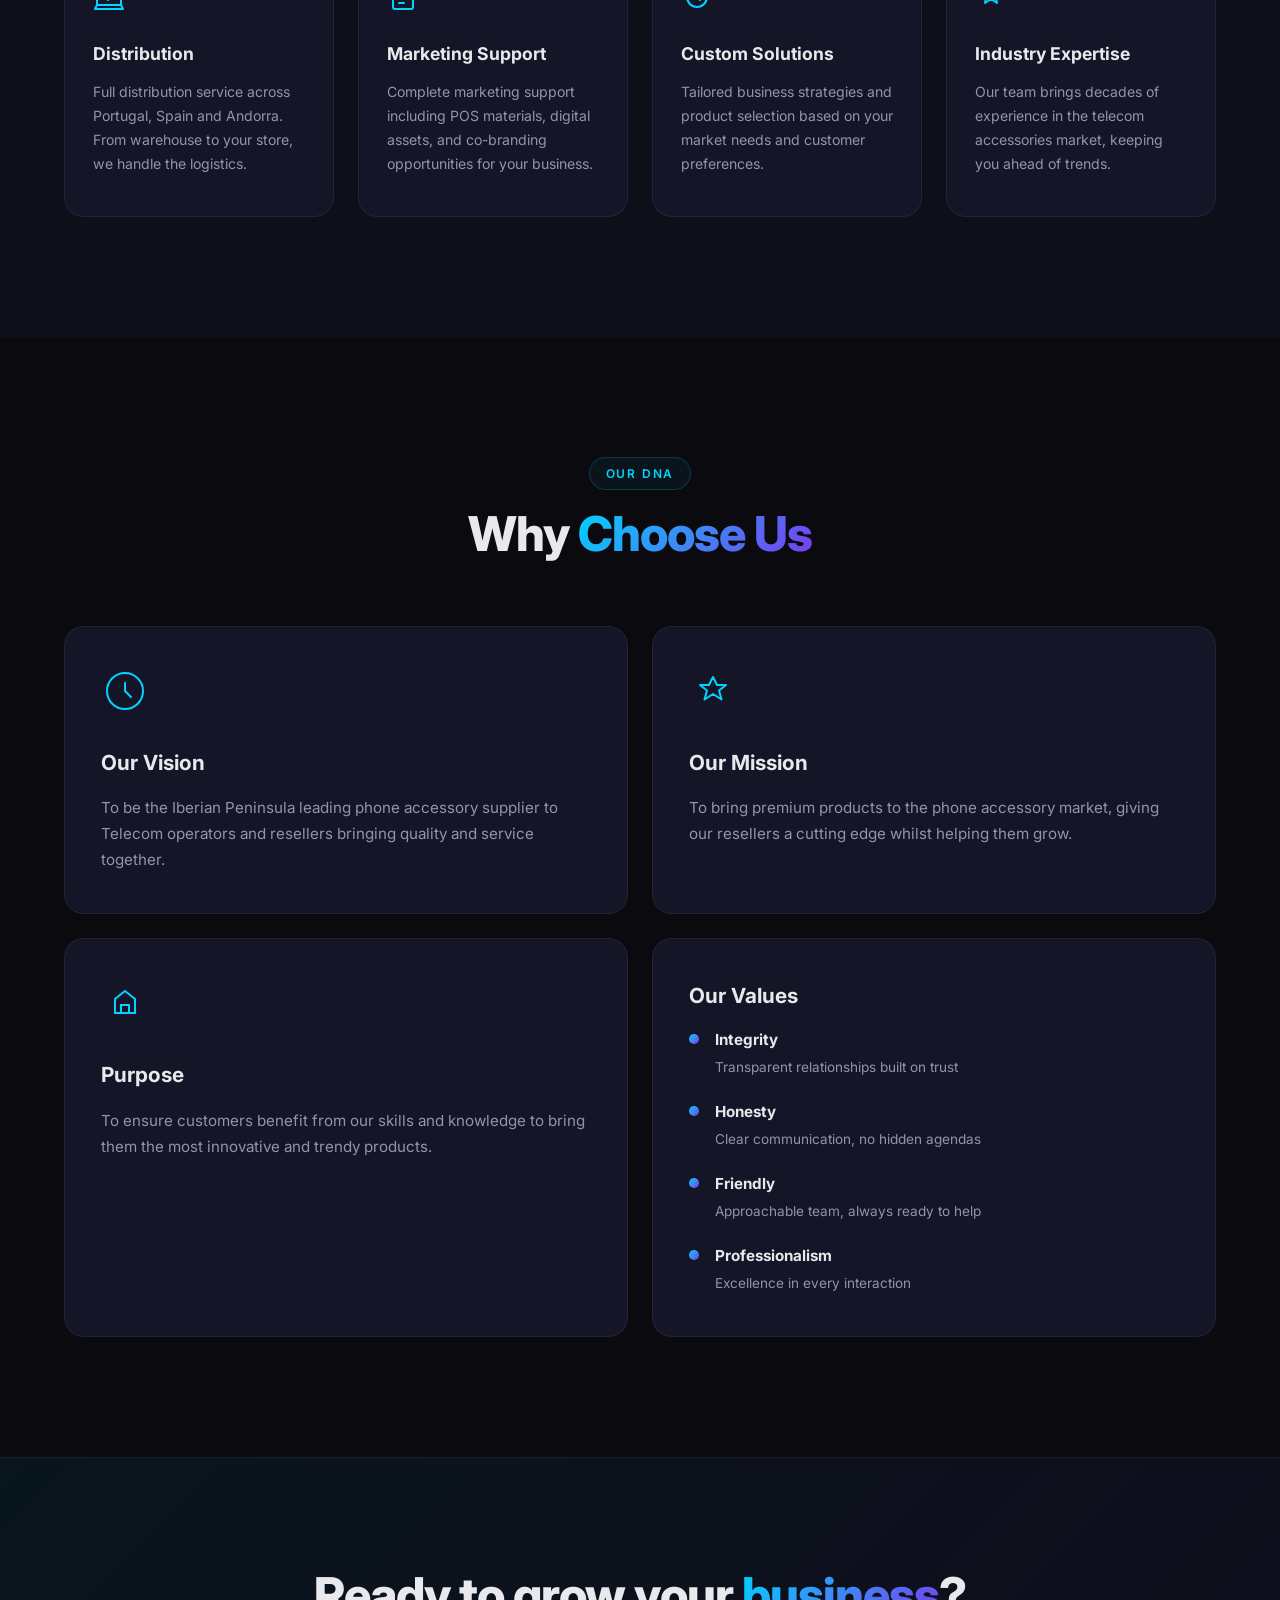
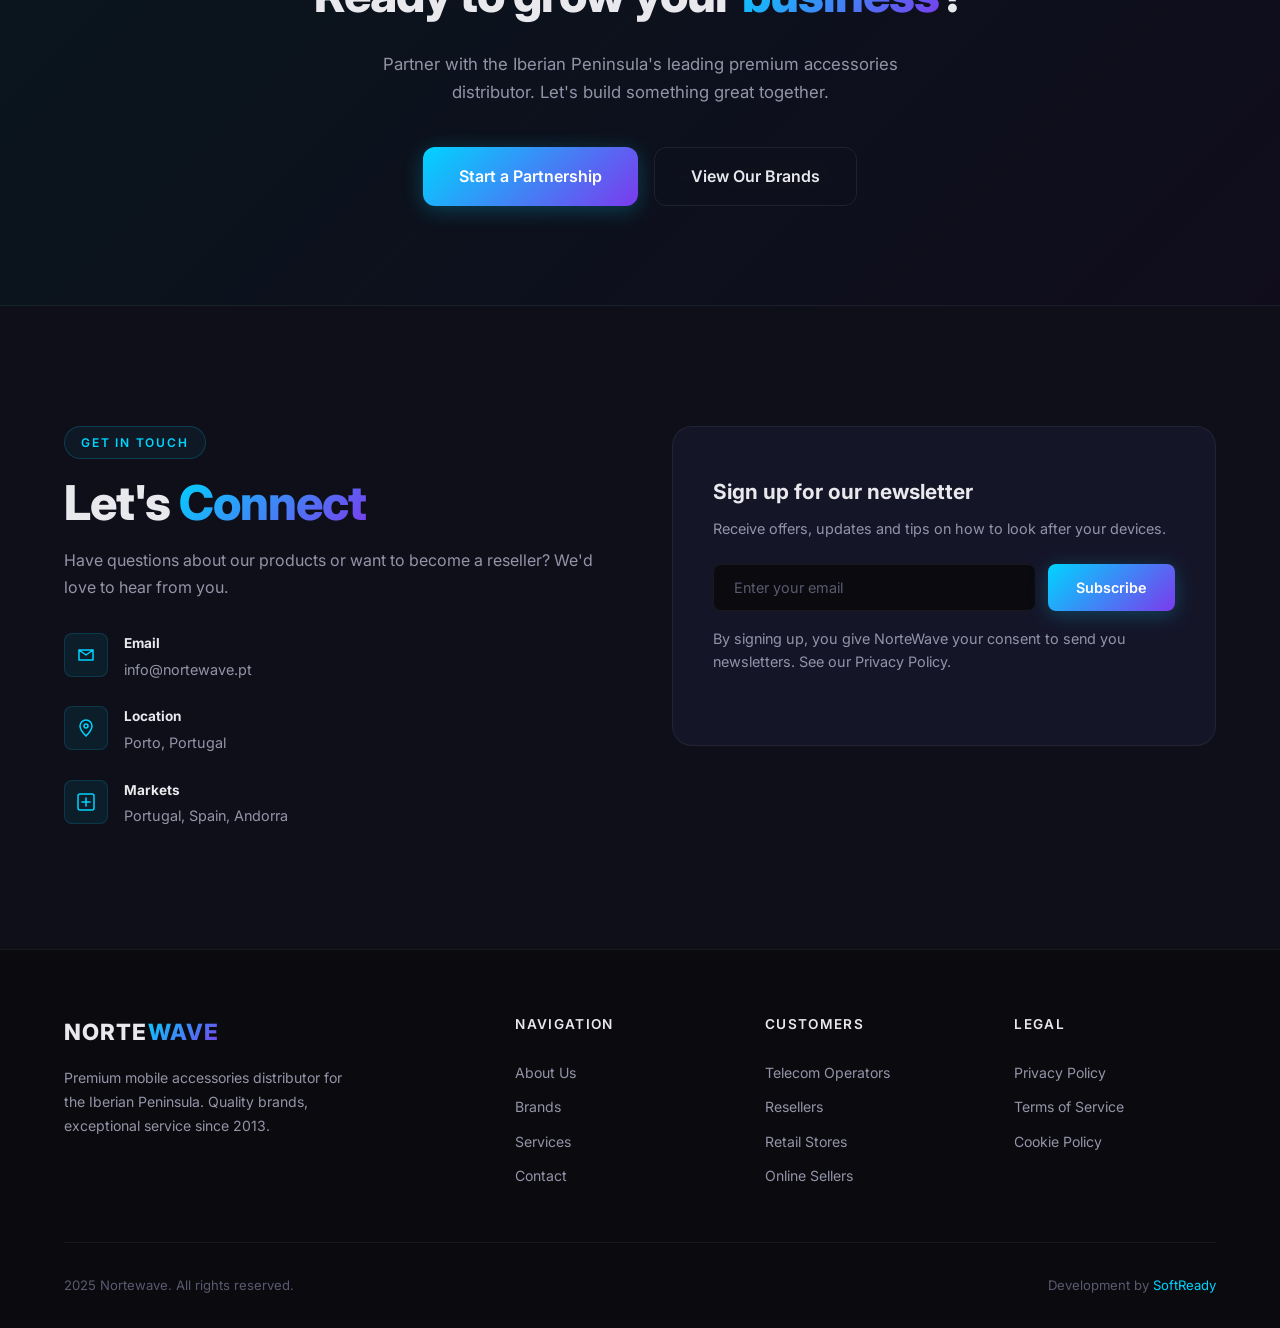
<file: versao-tech/index.html>
<!DOCTYPE html>
<html lang="en">
<head>
    <meta charset="UTF-8">
    <meta name="viewport" content="width=device-width, initial-scale=1.0">
    <title>Nortewave - Premium Mobile Accessories</title>
    <meta name="description" content="Nortewave is the leading distributor of premium smartphone accessories in the Iberian Peninsula. Quality brands, exceptional service.">
    <link rel="preconnect" href="https://fonts.googleapis.com">
    <link rel="preconnect" href="https://fonts.gstatic.com" crossorigin>
    <link href="https://fonts.googleapis.com/css2?family=Inter:wght@300;400;500;600;700;800;900&display=swap" rel="stylesheet">
    <link rel="stylesheet" href="style.css">
</head>
<body>

    <!-- HEADER -->
    <header class="header" id="header">
        <div class="container">
            <a href="#" class="logo">
                <span class="logo-norte">NORTE</span><span class="logo-wave">WAVE</span>
            </a>
            <nav class="nav" id="nav">
                <a href="#about" class="nav-link">About Us</a>
                <a href="#brands" class="nav-link">Brands</a>
                <a href="#services" class="nav-link">Services</a>
                <a href="#values" class="nav-link">Why Us</a>
                <a href="#contact" class="nav-link">Contact</a>
            </nav>
            <a href="#contact" class="btn btn-primary btn-header">Get in Touch</a>
            <button class="hamburger" id="hamburger" aria-label="Toggle menu">
                <span></span>
                <span></span>
                <span></span>
            </button>
        </div>
    </header>

    <!-- HERO -->
    <section class="hero" id="hero">
        <div class="hero-bg">
            <img src="img/hero-bg.png" alt="" class="hero-bg-img">
            <div class="hero-overlay"></div>
        </div>
        <div class="container hero-content">
            <div class="hero-badge">Premium Mobile Accessories</div>
            <h1 class="hero-title">
                <span class="hero-line">Technological</span>
                <span class="hero-line gradient-text">Solutions</span>
                <span class="hero-line">for the Future</span>
            </h1>
            <p class="hero-subtitle">Leading distributor of premium smartphone accessories in Portugal, Spain and Andorra. Bringing quality and innovation since 2013.</p>
            <div class="hero-actions">
                <a href="#brands" class="btn btn-primary btn-lg">Explore Brands</a>
                <a href="#contact" class="btn btn-outline btn-lg">Contact Us</a>
            </div>
            <div class="hero-stats">
                <div class="stat">
                    <span class="stat-number" data-count="10">10+</span>
                    <span class="stat-label">Years Experience</span>
                </div>
                <div class="stat-divider"></div>
                <div class="stat">
                    <span class="stat-number" data-count="3">3</span>
                    <span class="stat-label">Countries</span>
                </div>
                <div class="stat-divider"></div>
                <div class="stat">
                    <span class="stat-number" data-count="50">50+</span>
                    <span class="stat-label">Premium Brands</span>
                </div>
            </div>
        </div>
        <div class="hero-scroll">
            <div class="scroll-indicator">
                <div class="scroll-dot"></div>
            </div>
        </div>
    </section>

    <!-- BRANDS -->
    <section class="brands" id="brands">
        <div class="container">
            <div class="section-header">
                <span class="section-tag">Our Portfolio</span>
                <h2 class="section-title">Premium <span class="gradient-text">Brands</span></h2>
                <p class="section-subtitle">We represent the world's leading brands in the Telecom and Consumer Electronics sectors</p>
            </div>
            <div class="brands-grid">
                <div class="brand-card">
                    <div class="brand-icon">
                        <svg width="40" height="40" viewBox="0 0 40 40" fill="none"><rect width="40" height="40" rx="8" fill="currentColor" opacity="0.1"/><path d="M12 20h16M20 12v16" stroke="currentColor" stroke-width="2" stroke-linecap="round"/></svg>
                    </div>
                    <h3>Screen Protectors</h3>
                    <p>Premium tempered glass and film protectors for all devices</p>
                </div>
                <div class="brand-card">
                    <div class="brand-icon">
                        <svg width="40" height="40" viewBox="0 0 40 40" fill="none"><rect width="40" height="40" rx="8" fill="currentColor" opacity="0.1"/><rect x="10" y="8" width="20" height="24" rx="3" stroke="currentColor" stroke-width="2"/><circle cx="20" cy="27" r="2" fill="currentColor"/></svg>
                    </div>
                    <h3>Phone Cases</h3>
                    <p>Protection meets style with our curated case collections</p>
                </div>
                <div class="brand-card">
                    <div class="brand-icon">
                        <svg width="40" height="40" viewBox="0 0 40 40" fill="none"><rect width="40" height="40" rx="8" fill="currentColor" opacity="0.1"/><path d="M14 28V12a2 2 0 012-2h8a2 2 0 012 2v16" stroke="currentColor" stroke-width="2"/><path d="M10 28h20" stroke="currentColor" stroke-width="2" stroke-linecap="round"/><circle cx="20" cy="18" r="3" stroke="currentColor" stroke-width="2"/></svg>
                    </div>
                    <h3>Audio</h3>
                    <p>Headphones, earbuds and speakers from top brands</p>
                </div>
                <div class="brand-card">
                    <div class="brand-icon">
                        <svg width="40" height="40" viewBox="0 0 40 40" fill="none"><rect width="40" height="40" rx="8" fill="currentColor" opacity="0.1"/><path d="M15 25l-3 3v-16a2 2 0 012-2h12a2 2 0 012 2v11a2 2 0 01-2 2H15z" stroke="currentColor" stroke-width="2"/></svg>
                    </div>
                    <h3>Chargers & Cables</h3>
                    <p>Fast charging solutions and premium connectivity</p>
                </div>
                <div class="brand-card">
                    <div class="brand-icon">
                        <svg width="40" height="40" viewBox="0 0 40 40" fill="none"><rect width="40" height="40" rx="8" fill="currentColor" opacity="0.1"/><circle cx="20" cy="20" r="8" stroke="currentColor" stroke-width="2"/><path d="M20 16v4l3 3" stroke="currentColor" stroke-width="2" stroke-linecap="round"/></svg>
                    </div>
                    <h3>Smartwatches</h3>
                    <p>Wearable tech accessories and bands</p>
                </div>
                <div class="brand-card">
                    <div class="brand-icon">
                        <svg width="40" height="40" viewBox="0 0 40 40" fill="none"><rect width="40" height="40" rx="8" fill="currentColor" opacity="0.1"/><path d="M12 16h16v12H12z" stroke="currentColor" stroke-width="2" rx="2"/><path d="M16 16v-2a4 4 0 018 0v2" stroke="currentColor" stroke-width="2"/></svg>
                    </div>
                    <h3>Power Banks</h3>
                    <p>Portable power solutions for all devices</p>
                </div>
            </div>
        </div>
    </section>

    <!-- ABOUT -->
    <section class="about" id="about">
        <div class="about-bg-pattern"></div>
        <div class="container">
            <div class="about-grid">
                <div class="about-content">
                    <span class="section-tag">About Nortewave</span>
                    <h2 class="section-title">The Specialist in <span class="gradient-text">Premium Accessories</span></h2>
                    <p class="about-text">
                        Nortewave represents premium accessories brands in the world in the Telecom and Consumer Electronics sectors for the Iberian cluster (Portugal, Spain and Andorra).
                    </p>
                    <p class="about-text">
                        Since its foundation in 2013, the Porto-based company has quickly become one of the most important and reliable distributors of premium smartphone accessories.
                    </p>
                    <p class="about-text">
                        We provide customized business solutions, extensive industry experience, great marketing support, and unconditional service.
                    </p>
                    <div class="about-features">
                        <div class="about-feature">
                            <div class="feature-dot"></div>
                            <span>Customized Business Solutions</span>
                        </div>
                        <div class="about-feature">
                            <div class="feature-dot"></div>
                            <span>Extensive Industry Experience</span>
                        </div>
                        <div class="about-feature">
                            <div class="feature-dot"></div>
                            <span>Marketing Support</span>
                        </div>
                        <div class="about-feature">
                            <div class="feature-dot"></div>
                            <span>Unconditional Service</span>
                        </div>
                    </div>
                    <a href="#contact" class="btn btn-primary">Learn More</a>
                </div>
                <div class="about-visual">
                    <div class="about-image-wrapper">
                        <img src="img/about-bg.png" alt="About Nortewave" class="about-image">
                        <div class="about-glow"></div>
                    </div>
                    <div class="about-stats-float">
                        <div class="float-stat">
                            <span class="float-stat-number">2013</span>
                            <span class="float-stat-label">Founded</span>
                        </div>
                    </div>
                </div>
            </div>
        </div>
    </section>

    <!-- SERVICES -->
    <section class="services" id="services">
        <div class="container">
            <div class="section-header">
                <span class="section-tag">What We Offer</span>
                <h2 class="section-title">Our <span class="gradient-text">Services</span></h2>
                <p class="section-subtitle">Comprehensive solutions to help your business grow in the mobile accessories market</p>
            </div>
            <div class="services-grid">
                <div class="service-card">
                    <div class="service-number">01</div>
                    <div class="service-icon">
                        <svg width="32" height="32" viewBox="0 0 32 32" fill="none"><path d="M4 24V8a2 2 0 012-2h20a2 2 0 012 2v16M4 24h24M4 24l-2 4h28l-2-4" stroke="currentColor" stroke-width="2" stroke-linecap="round" stroke-linejoin="round"/><path d="M12 16l3 3 5-6" stroke="currentColor" stroke-width="2" stroke-linecap="round" stroke-linejoin="round"/></svg>
                    </div>
                    <h3>Distribution</h3>
                    <p>Full distribution service across Portugal, Spain and Andorra. From warehouse to your store, we handle the logistics.</p>
                </div>
                <div class="service-card">
                    <div class="service-number">02</div>
                    <div class="service-icon">
                        <svg width="32" height="32" viewBox="0 0 32 32" fill="none"><path d="M6 26V6h14l6 6v14a2 2 0 01-2 2H8a2 2 0 01-2-2z" stroke="currentColor" stroke-width="2"/><path d="M20 6v6h6M12 18h8M12 22h5" stroke="currentColor" stroke-width="2" stroke-linecap="round"/></svg>
                    </div>
                    <h3>Marketing Support</h3>
                    <p>Complete marketing support including POS materials, digital assets, and co-branding opportunities for your business.</p>
                </div>
                <div class="service-card">
                    <div class="service-number">03</div>
                    <div class="service-icon">
                        <svg width="32" height="32" viewBox="0 0 32 32" fill="none"><circle cx="16" cy="16" r="10" stroke="currentColor" stroke-width="2"/><path d="M16 12v4l3 3" stroke="currentColor" stroke-width="2" stroke-linecap="round"/><path d="M22 6l2-2M10 6L8 4" stroke="currentColor" stroke-width="2" stroke-linecap="round"/></svg>
                    </div>
                    <h3>Custom Solutions</h3>
                    <p>Tailored business strategies and product selection based on your market needs and customer preferences.</p>
                </div>
                <div class="service-card">
                    <div class="service-number">04</div>
                    <div class="service-icon">
                        <svg width="32" height="32" viewBox="0 0 32 32" fill="none"><path d="M16 4l3 6h7l-5.5 4.5L22 22l-6-4-6 4 1.5-7.5L6 10h7l3-6z" stroke="currentColor" stroke-width="2" stroke-linejoin="round"/></svg>
                    </div>
                    <h3>Industry Expertise</h3>
                    <p>Our team brings decades of experience in the telecom accessories market, keeping you ahead of trends.</p>
                </div>
            </div>
        </div>
    </section>

    <!-- VALUES -->
    <section class="values" id="values">
        <div class="container">
            <div class="section-header">
                <span class="section-tag">Our DNA</span>
                <h2 class="section-title">Why <span class="gradient-text">Choose Us</span></h2>
            </div>
            <div class="values-grid">
                <div class="value-card value-card-large">
                    <div class="value-icon-wrapper">
                        <svg width="48" height="48" viewBox="0 0 48 48" fill="none"><circle cx="24" cy="24" r="18" stroke="url(#grad1)" stroke-width="2"/><path d="M24 16v8l6 6" stroke="url(#grad1)" stroke-width="2" stroke-linecap="round"/><defs><linearGradient id="grad1" x1="0" y1="0" x2="48" y2="48"><stop stop-color="#00d4ff"/><stop offset="1" stop-color="#7c3aed"/></linearGradient></defs></svg>
                    </div>
                    <h3>Our Vision</h3>
                    <p>To be the Iberian Peninsula leading phone accessory supplier to Telecom operators and resellers bringing quality and service together.</p>
                </div>
                <div class="value-card">
                    <div class="value-icon-wrapper">
                        <svg width="48" height="48" viewBox="0 0 48 48" fill="none"><path d="M24 10l4 8h9l-7 5.5 2.5 9L24 27l-8.5 5.5 2.5-9-7-5.5h9l4-8z" stroke="url(#grad2)" stroke-width="2" stroke-linejoin="round"/><defs><linearGradient id="grad2" x1="0" y1="0" x2="48" y2="48"><stop stop-color="#00d4ff"/><stop offset="1" stop-color="#7c3aed"/></linearGradient></defs></svg>
                    </div>
                    <h3>Our Mission</h3>
                    <p>To bring premium products to the phone accessory market, giving our resellers a cutting edge whilst helping them grow.</p>
                </div>
                <div class="value-card">
                    <div class="value-icon-wrapper">
                        <svg width="48" height="48" viewBox="0 0 48 48" fill="none"><path d="M14 34V20l10-8 10 8v14H14z" stroke="url(#grad3)" stroke-width="2"/><path d="M20 34v-8h8v8" stroke="url(#grad3)" stroke-width="2"/><defs><linearGradient id="grad3" x1="0" y1="0" x2="48" y2="48"><stop stop-color="#00d4ff"/><stop offset="1" stop-color="#7c3aed"/></linearGradient></defs></svg>
                    </div>
                    <h3>Purpose</h3>
                    <p>To ensure customers benefit from our skills and knowledge to bring them the most innovative and trendy products.</p>
                </div>
                <div class="value-card value-card-large">
                    <h3>Our Values</h3>
                    <div class="values-list">
                        <div class="value-item">
                            <div class="value-dot"></div>
                            <div>
                                <strong>Integrity</strong>
                                <span>Transparent relationships built on trust</span>
                            </div>
                        </div>
                        <div class="value-item">
                            <div class="value-dot"></div>
                            <div>
                                <strong>Honesty</strong>
                                <span>Clear communication, no hidden agendas</span>
                            </div>
                        </div>
                        <div class="value-item">
                            <div class="value-dot"></div>
                            <div>
                                <strong>Friendly</strong>
                                <span>Approachable team, always ready to help</span>
                            </div>
                        </div>
                        <div class="value-item">
                            <div class="value-dot"></div>
                            <div>
                                <strong>Professionalism</strong>
                                <span>Excellence in every interaction</span>
                            </div>
                        </div>
                    </div>
                </div>
            </div>
        </div>
    </section>

    <!-- CTA -->
    <section class="cta-section">
        <div class="cta-bg"></div>
        <div class="container">
            <div class="cta-content">
                <h2 class="cta-title">Ready to grow your <span class="gradient-text">business</span>?</h2>
                <p class="cta-text">Partner with the Iberian Peninsula's leading premium accessories distributor. Let's build something great together.</p>
                <div class="cta-actions">
                    <a href="#contact" class="btn btn-primary btn-lg">Start a Partnership</a>
                    <a href="#brands" class="btn btn-outline btn-lg">View Our Brands</a>
                </div>
            </div>
        </div>
    </section>

    <!-- NEWSLETTER + CONTACT -->
    <section class="contact" id="contact">
        <div class="container">
            <div class="contact-grid">
                <div class="contact-info">
                    <span class="section-tag">Get in Touch</span>
                    <h2 class="section-title">Let's <span class="gradient-text">Connect</span></h2>
                    <p class="contact-text">Have questions about our products or want to become a reseller? We'd love to hear from you.</p>
                    <div class="contact-details">
                        <div class="contact-item">
                            <div class="contact-icon">
                                <svg width="20" height="20" viewBox="0 0 20 20" fill="none"><path d="M3 5l7 5 7-5M3 5v10h14V5H3z" stroke="currentColor" stroke-width="1.5" stroke-linecap="round" stroke-linejoin="round"/></svg>
                            </div>
                            <div>
                                <strong>Email</strong>
                                <span>info@nortewave.pt</span>
                            </div>
                        </div>
                        <div class="contact-item">
                            <div class="contact-icon">
                                <svg width="20" height="20" viewBox="0 0 20 20" fill="none"><path d="M10 2a6 6 0 016 6c0 4-6 10-6 10S4 12 4 8a6 6 0 016-6z" stroke="currentColor" stroke-width="1.5"/><circle cx="10" cy="8" r="2" stroke="currentColor" stroke-width="1.5"/></svg>
                            </div>
                            <div>
                                <strong>Location</strong>
                                <span>Porto, Portugal</span>
                            </div>
                        </div>
                        <div class="contact-item">
                            <div class="contact-icon">
                                <svg width="20" height="20" viewBox="0 0 20 20" fill="none"><path d="M2 4a2 2 0 012-2h12a2 2 0 012 2v12a2 2 0 01-2 2H4a2 2 0 01-2-2V4z" stroke="currentColor" stroke-width="1.5"/><path d="M6 10h8M10 6v8" stroke="currentColor" stroke-width="1.5" stroke-linecap="round"/></svg>
                            </div>
                            <div>
                                <strong>Markets</strong>
                                <span>Portugal, Spain, Andorra</span>
                            </div>
                        </div>
                    </div>
                </div>
                <div class="newsletter-card">
                    <h3>Sign up for our newsletter</h3>
                    <p>Receive offers, updates and tips on how to look after your devices.</p>
                    <form class="newsletter-form">
                        <div class="input-wrapper">
                            <input type="email" placeholder="Enter your email" class="newsletter-input" required>
                            <button type="submit" class="btn btn-primary">Subscribe</button>
                        </div>
                    </form>
                    <p class="newsletter-disclaimer">By signing up, you give NorteWave your consent to send you newsletters. See our Privacy Policy.</p>
                </div>
            </div>
        </div>
    </section>

    <!-- FOOTER -->
    <footer class="footer">
        <div class="container">
            <div class="footer-grid">
                <div class="footer-brand">
                    <a href="#" class="logo">
                        <span class="logo-norte">NORTE</span><span class="logo-wave">WAVE</span>
                    </a>
                    <p>Premium mobile accessories distributor for the Iberian Peninsula. Quality brands, exceptional service since 2013.</p>
                </div>
                <div class="footer-links">
                    <h4>Navigation</h4>
                    <a href="#about">About Us</a>
                    <a href="#brands">Brands</a>
                    <a href="#services">Services</a>
                    <a href="#contact">Contact</a>
                </div>
                <div class="footer-links">
                    <h4>Customers</h4>
                    <a href="#">Telecom Operators</a>
                    <a href="#">Resellers</a>
                    <a href="#">Retail Stores</a>
                    <a href="#">Online Sellers</a>
                </div>
                <div class="footer-links">
                    <h4>Legal</h4>
                    <a href="#">Privacy Policy</a>
                    <a href="#">Terms of Service</a>
                    <a href="#">Cookie Policy</a>
                </div>
            </div>
            <div class="footer-bottom">
                <p>2025 Nortewave. All rights reserved.</p>
                <p>Development by <a href="https://softready.com" target="_blank" class="footer-credit">SoftReady</a></p>
            </div>
        </div>
    </footer>

    <!-- WHATSAPP BUTTON -->
    <a href="https://wa.me/351000000000" class="whatsapp-btn" target="_blank" rel="noopener" aria-label="Chat on WhatsApp">
        <svg width="28" height="28" viewBox="0 0 24 24" fill="white"><path d="M17.472 14.382c-.297-.149-1.758-.867-2.03-.967-.273-.099-.471-.148-.67.15-.197.297-.767.966-.94 1.164-.173.199-.347.223-.644.075-.297-.15-1.255-.463-2.39-1.475-.883-.788-1.48-1.761-1.653-2.059-.173-.297-.018-.458.13-.606.134-.133.298-.347.446-.52.149-.174.198-.298.298-.497.099-.198.05-.371-.025-.52-.075-.149-.669-1.612-.916-2.207-.242-.579-.487-.5-.669-.51-.173-.008-.371-.01-.57-.01-.198 0-.52.074-.792.372-.272.297-1.04 1.016-1.04 2.479 0 1.462 1.065 2.875 1.213 3.074.149.198 2.096 3.2 5.077 4.487.709.306 1.262.489 1.694.625.712.227 1.36.195 1.871.118.571-.085 1.758-.719 2.006-1.413.248-.694.248-1.289.173-1.413-.074-.124-.272-.198-.57-.347m-5.421 7.403h-.004a9.87 9.87 0 01-5.031-1.378l-.361-.214-3.741.982.998-3.648-.235-.374a9.86 9.86 0 01-1.51-5.26c.001-5.45 4.436-9.884 9.888-9.884 2.64 0 5.122 1.03 6.988 2.898a9.825 9.825 0 012.893 6.994c-.003 5.45-4.437 9.884-9.885 9.884m8.413-18.297A11.815 11.815 0 0012.05 0C5.495 0 .16 5.335.157 11.892c0 2.096.547 4.142 1.588 5.945L.057 24l6.305-1.654a11.882 11.882 0 005.683 1.448h.005c6.554 0 11.89-5.335 11.893-11.893a11.821 11.821 0 00-3.48-8.413z"/></svg>
    </a>

    <!-- SCROLL JS -->
    <script>
        // Header scroll effect
        const header = document.getElementById('header');
        window.addEventListener('scroll', () => {
            if (window.scrollY > 50) {
                header.classList.add('scrolled');
            } else {
                header.classList.remove('scrolled');
            }
        });

        // Mobile menu
        const hamburger = document.getElementById('hamburger');
        const nav = document.getElementById('nav');
        hamburger.addEventListener('click', () => {
            hamburger.classList.toggle('active');
            nav.classList.toggle('active');
        });

        // Close menu on link click
        document.querySelectorAll('.nav-link').forEach(link => {
            link.addEventListener('click', () => {
                hamburger.classList.remove('active');
                nav.classList.remove('active');
            });
        });

        // Smooth scroll
        document.querySelectorAll('a[href^="#"]').forEach(anchor => {
            anchor.addEventListener('click', function(e) {
                e.preventDefault();
                const target = document.querySelector(this.getAttribute('href'));
                if (target) {
                    target.scrollIntoView({ behavior: 'smooth', block: 'start' });
                }
            });
        });

        // Scroll reveal animation
        const observerOptions = { threshold: 0.1, rootMargin: '0px 0px -50px 0px' };
        const observer = new IntersectionObserver((entries) => {
            entries.forEach(entry => {
                if (entry.isIntersecting) {
                    entry.target.classList.add('revealed');
                    observer.unobserve(entry.target);
                }
            });
        }, observerOptions);

        document.querySelectorAll('.brand-card, .service-card, .value-card, .about-content, .about-visual, .contact-info, .newsletter-card, .section-header').forEach(el => {
            el.classList.add('reveal');
            observer.observe(el);
        });
    </script>
</body>
</html>
</file>
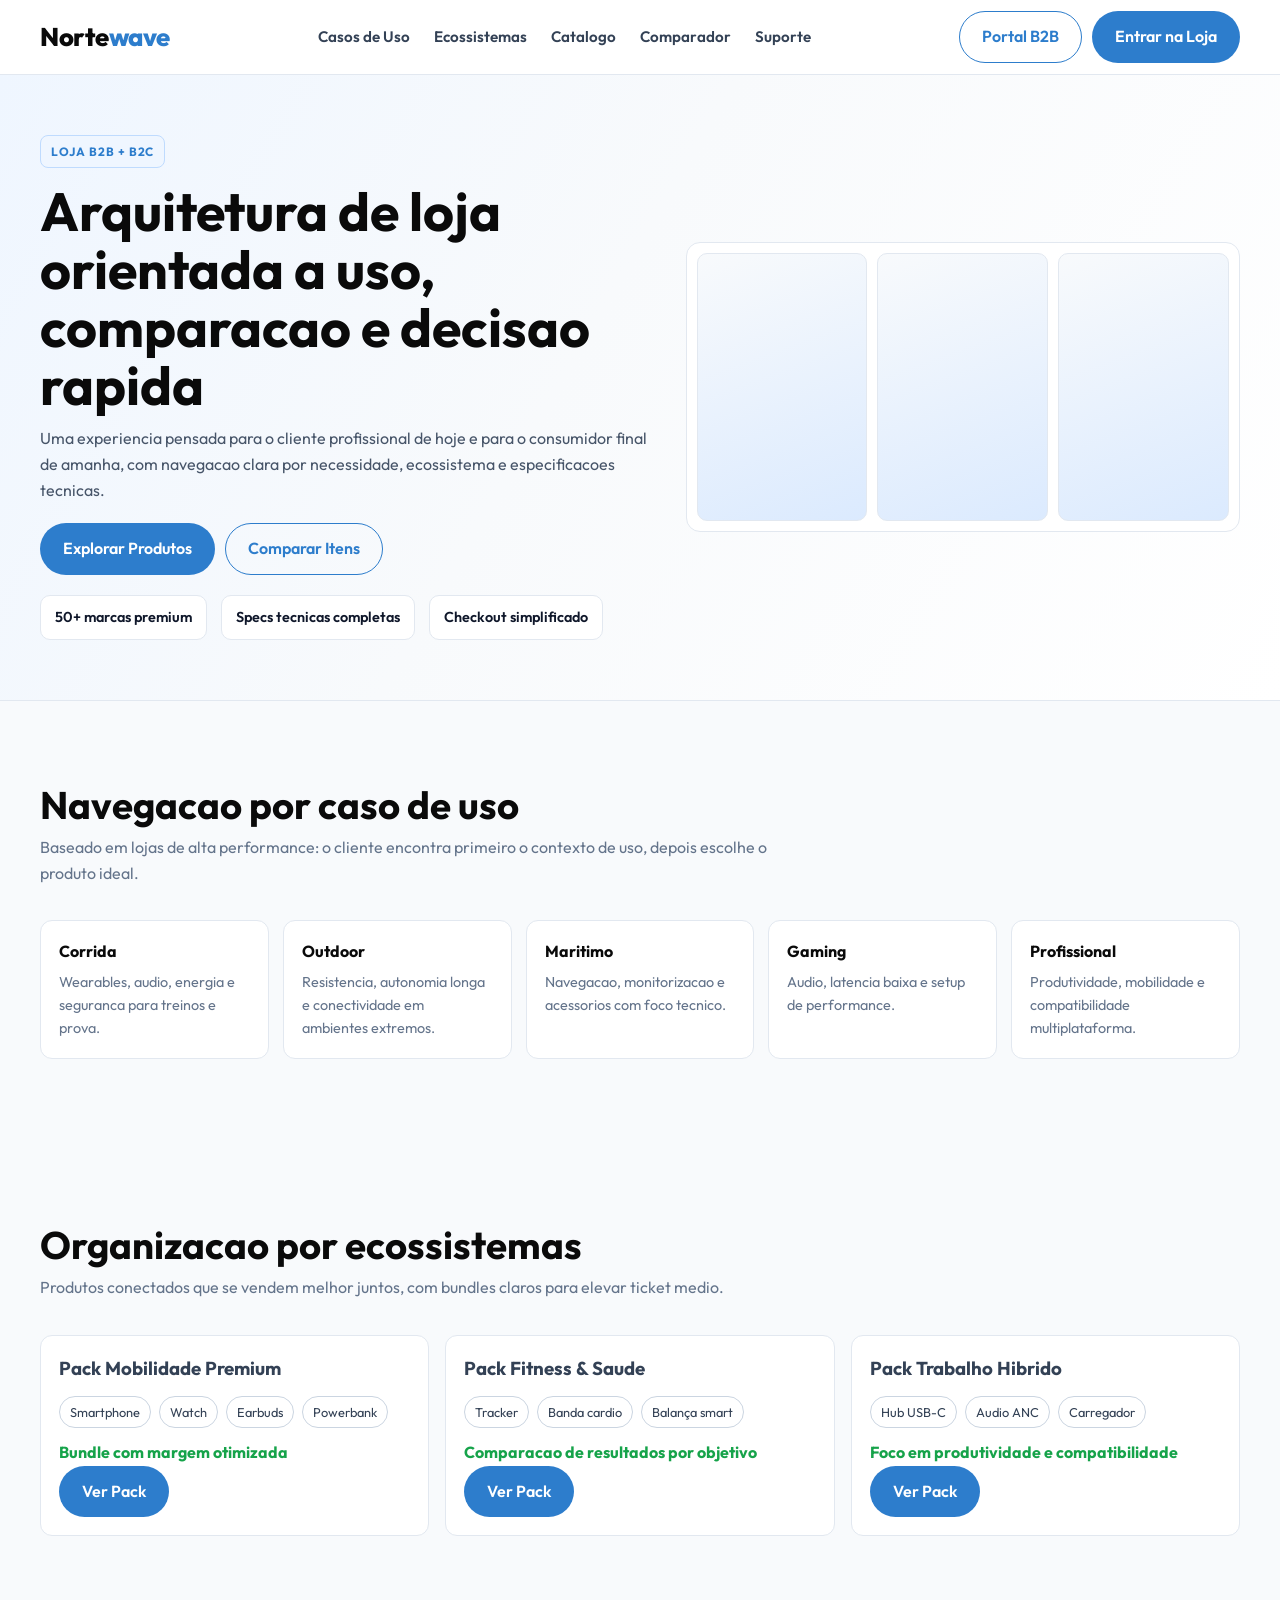
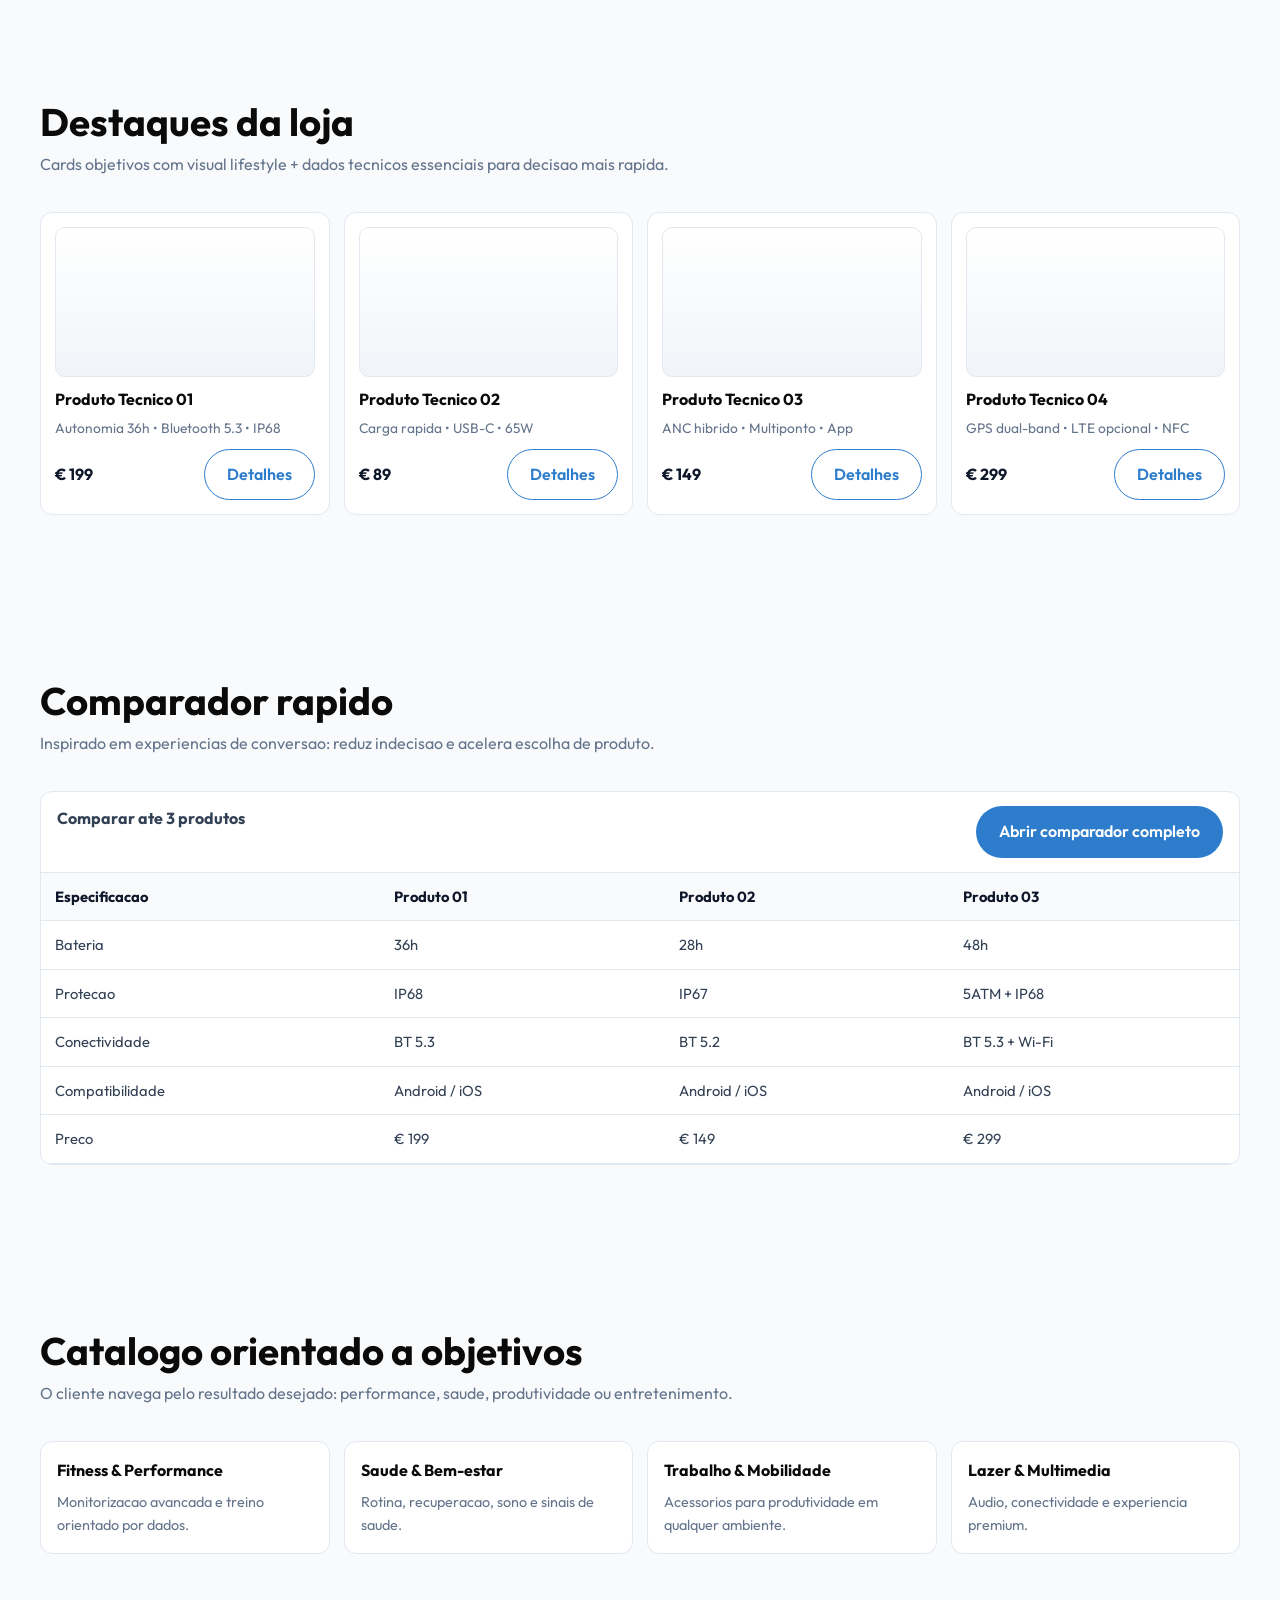
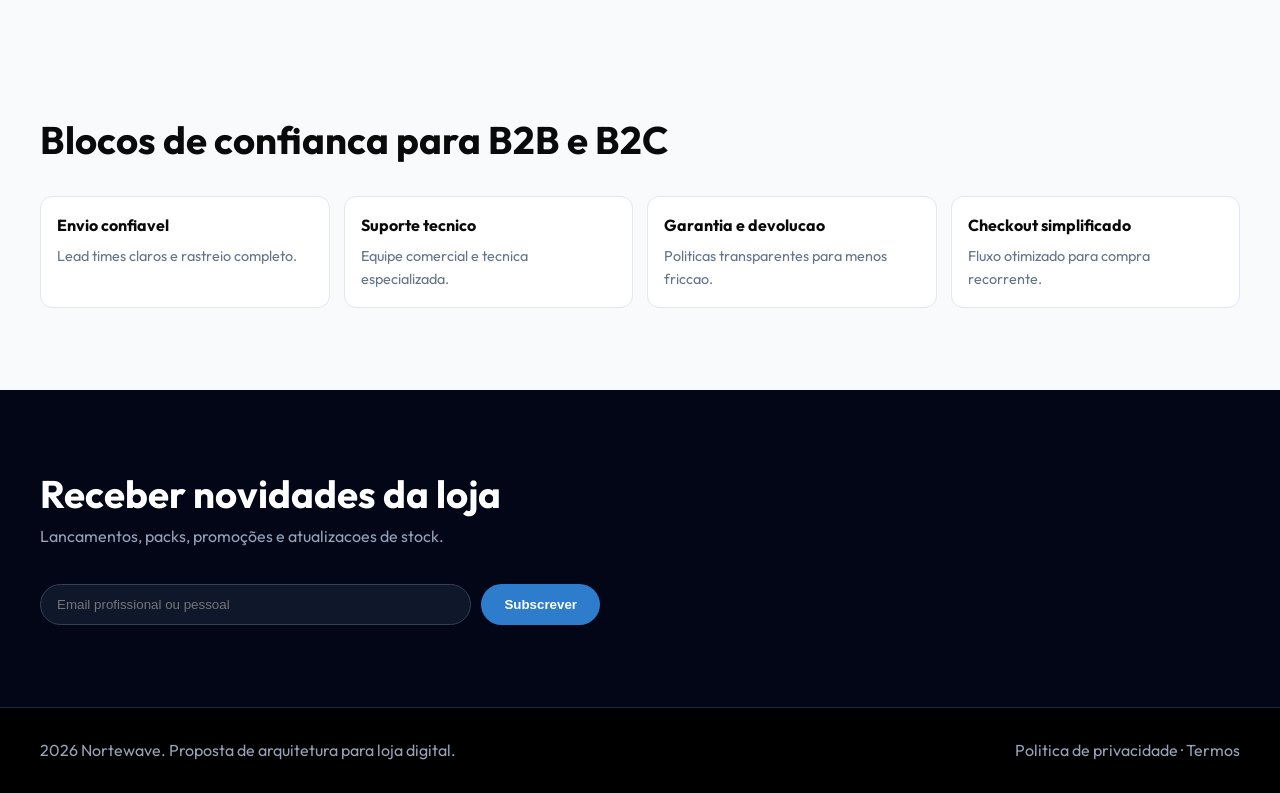
<file: layout-loja.html>
<!DOCTYPE html>
<html lang="pt">
<head>
    <meta charset="UTF-8">
    <meta name="viewport" content="width=device-width, initial-scale=1.0">
    <title>Nortewave - Proposta Loja</title>
    <link href="https://fonts.googleapis.com/css2?family=Outfit:wght@400;500;600;700;800&display=swap" rel="stylesheet">
    <style>
        :root {
            --primary: #2D7DCC;
            --dark: #0A0A0A;
            --text: #334155;
            --muted: #64748b;
            --line: #e2e8f0;
            --bg: #f8fafc;
            --card: #ffffff;
            --success: #16a34a;
        }

        * { margin: 0; padding: 0; box-sizing: border-box; }
        body { font-family: 'Outfit', sans-serif; color: var(--text); background: var(--bg); line-height: 1.6; }
        .container { max-width: 1240px; margin: 0 auto; padding: 0 20px; }
        .section { padding: 82px 0; }
        .section-head { margin-bottom: 34px; }
        .section-head h2 { font-size: clamp(1.7rem, 3vw, 2.6rem); color: var(--dark); line-height: 1.15; }
        .section-head p { color: var(--muted); margin-top: 8px; max-width: 760px; }

        .btn {
            display: inline-flex; align-items: center; justify-content: center;
            padding: 12px 22px; border-radius: 999px; border: 1px solid transparent;
            font-weight: 600; text-decoration: none; cursor: pointer; transition: .2s;
        }
        .btn-primary { background: var(--primary); color: #fff; }
        .btn-primary:hover { background: #1f67ad; }
        .btn-ghost { border-color: var(--primary); color: var(--primary); background: transparent; }
        .btn-ghost:hover { background: var(--primary); color: #fff; }

        /* Header */
        .header { position: sticky; top: 0; z-index: 20; background: #fff; border-bottom: 1px solid var(--line); }
        .header-row { min-height: 74px; display: flex; align-items: center; justify-content: space-between; gap: 20px; }
        .logo { font-size: 1.6rem; font-weight: 800; color: var(--dark); letter-spacing: -0.5px; text-decoration: none; }
        .logo span { color: var(--primary); }
        .nav { display: flex; gap: 24px; flex-wrap: wrap; }
        .nav a { text-decoration: none; color: var(--text); font-weight: 600; font-size: 0.95rem; }
        .nav a:hover { color: var(--primary); }
        .header-actions { display: flex; gap: 10px; }

        /* Hero loja */
        .store-hero {
            position: relative;
            overflow: hidden;
            border-bottom: 1px solid var(--line);
            background: linear-gradient(120deg, #eff6ff 0%, #f8fafc 45%, #fff 100%);
        }
        .store-hero .container { padding-top: 60px; padding-bottom: 60px; }
        .hero-grid { display: grid; grid-template-columns: 1.1fr 1fr; gap: 36px; align-items: center; }
        .hero-badge {
            display: inline-flex; gap: 8px; align-items: center; margin-bottom: 14px;
            font-size: .75rem; font-weight: 700; letter-spacing: .08em; text-transform: uppercase;
            border: 1px solid #bfdbfe; color: var(--primary); background: #eff6ff;
            border-radius: 8px; padding: 6px 10px;
        }
        .hero-copy h1 { font-size: clamp(2rem, 4.2vw, 3.4rem); line-height: 1.08; color: var(--dark); max-width: 720px; }
        .hero-copy p { margin-top: 12px; color: #475569; max-width: 700px; }
        .hero-ctas { margin-top: 20px; display: flex; gap: 10px; flex-wrap: wrap; }
        .hero-info { margin-top: 20px; display: flex; gap: 14px; flex-wrap: wrap; }
        .hero-chip {
            border: 1px solid var(--line); border-radius: 10px; background: #fff; padding: 10px 14px;
            font-size: .9rem; font-weight: 600; color: #0f172a;
        }
        .hero-visual {
            min-height: 290px; border: 1px solid var(--line); border-radius: 14px; background: #fff;
            display: grid; grid-template-columns: repeat(3, 1fr); gap: 10px; padding: 10px;
        }
        .hero-item { border-radius: 10px; border: 1px solid var(--line); background: linear-gradient(160deg, #f8fafc, #dbeafe); }

        /* Use-cases */
        .use-grid { display: grid; grid-template-columns: repeat(5, 1fr); gap: 14px; }
        .use-card {
            background: var(--card); border: 1px solid var(--line); border-radius: 12px; padding: 18px;
            transition: .2s;
        }
        .use-card:hover { transform: translateY(-3px); box-shadow: 0 10px 24px rgba(15,23,42,.08); }
        .use-card h3 { color: var(--dark); font-size: 1rem; }
        .use-card p { margin-top: 6px; color: var(--muted); font-size: .9rem; }

        /* Ecossistemas */
        .eco-grid { display: grid; grid-template-columns: repeat(3, 1fr); gap: 16px; }
        .eco-card { background: #fff; border: 1px solid var(--line); border-radius: 12px; padding: 18px; }
        .eco-products { margin-top: 12px; display: flex; gap: 8px; flex-wrap: wrap; }
        .eco-products span { font-size: .8rem; border: 1px solid #cbd5e1; border-radius: 999px; padding: 5px 10px; color: #334155; }
        .eco-card .price { margin-top: 12px; color: var(--success); font-weight: 700; }

        /* Produtos em destaque */
        .product-grid { display: grid; grid-template-columns: repeat(4, 1fr); gap: 14px; }
        .product-card { background: #fff; border: 1px solid var(--line); border-radius: 12px; padding: 14px; }
        .product-media { height: 150px; border: 1px solid var(--line); border-radius: 10px; background: linear-gradient(180deg, #fff, #f1f5f9); }
        .product-card h4 { margin-top: 10px; font-size: 1rem; color: var(--dark); }
        .product-meta { color: var(--muted); font-size: .86rem; margin-top: 4px; }
        .product-foot { margin-top: 10px; display: flex; align-items: center; justify-content: space-between; gap: 8px; }
        .product-price { font-weight: 700; color: #0f172a; }

        /* Comparador */
        .compare-wrap { background: #fff; border: 1px solid var(--line); border-radius: 12px; overflow: hidden; }
        .compare-head { padding: 14px 16px; border-bottom: 1px solid var(--line); display: flex; justify-content: space-between; gap: 12px; flex-wrap: wrap; }
        .compare-table { width: 100%; border-collapse: collapse; font-size: .92rem; }
        .compare-table th, .compare-table td { border-bottom: 1px solid var(--line); padding: 12px 14px; text-align: left; }
        .compare-table th { color: #0f172a; background: #f8fafc; }

        /* Objetivos */
        .goal-grid { display: grid; grid-template-columns: repeat(4, 1fr); gap: 14px; }
        .goal-card { background: #fff; border: 1px solid var(--line); border-radius: 12px; padding: 16px; }
        .goal-card h3 { color: var(--dark); font-size: 1rem; }
        .goal-card p { margin-top: 8px; color: var(--muted); font-size: .9rem; }

        /* Confiança + footer */
        .trust-row { display: grid; grid-template-columns: repeat(4, 1fr); gap: 14px; }
        .trust-card { background: #fff; border: 1px solid var(--line); border-radius: 12px; padding: 16px; }
        .trust-card h4 { color: var(--dark); font-size: 1rem; }
        .trust-card p { color: var(--muted); font-size: .9rem; margin-top: 6px; }

        .newsletter { background: #020617; color: #fff; }
        .newsletter .section-head h2 { color: #fff; }
        .newsletter .section-head p { color: #94a3b8; }
        .newsletter-form { display: flex; gap: 10px; max-width: 560px; }
        .newsletter-form input {
            flex: 1; border: 1px solid #334155; border-radius: 999px; background: #0f172a; color: #fff;
            padding: 12px 16px; outline: none;
        }

        .footer { background: #000; color: #94a3b8; padding: 30px 0; border-top: 1px solid #1f2937; }
        .footer-row { display: flex; justify-content: space-between; gap: 12px; flex-wrap: wrap; align-items: center; }
        .footer a { color: #94a3b8; text-decoration: none; }
        .footer a:hover { color: #fff; }

        @media (max-width: 1100px) {
            .use-grid { grid-template-columns: repeat(3, 1fr); }
            .product-grid { grid-template-columns: repeat(2, 1fr); }
            .goal-grid { grid-template-columns: repeat(2, 1fr); }
            .trust-row { grid-template-columns: repeat(2, 1fr); }
            .eco-grid { grid-template-columns: 1fr; }
            .hero-grid { grid-template-columns: 1fr; }
        }
        @media (max-width: 680px) {
            .nav { display: none; }
            .use-grid, .product-grid, .goal-grid, .trust-row { grid-template-columns: 1fr; }
            .header-actions .btn-ghost { display: none; }
            .newsletter-form { flex-direction: column; }
        }
    </style>
</head>
<body>
    <header class="header">
        <div class="container header-row">
            <a class="logo" href="#">Norte<span>wave</span></a>
            <nav class="nav">
                <a href="#casos-uso">Casos de Uso</a>
                <a href="#ecossistemas">Ecossistemas</a>
                <a href="#catalogo">Catalogo</a>
                <a href="#comparador">Comparador</a>
                <a href="#suporte">Suporte</a>
            </nav>
            <div class="header-actions">
                <a class="btn btn-ghost" href="#">Portal B2B</a>
                <a class="btn btn-primary" href="#">Entrar na Loja</a>
            </div>
        </div>
    </header>

    <section class="store-hero">
        <div class="container">
            <div class="hero-grid">
                <div class="hero-copy">
                    <span class="hero-badge">Loja B2B + B2C</span>
                    <h1>Arquitetura de loja orientada a uso, comparacao e decisao rapida</h1>
                    <p>Uma experiencia pensada para o cliente profissional de hoje e para o consumidor final de amanha, com navegacao clara por necessidade, ecossistema e especificacoes tecnicas.</p>
                    <div class="hero-ctas">
                        <a class="btn btn-primary" href="#catalogo">Explorar Produtos</a>
                        <a class="btn btn-ghost" href="#comparador">Comparar Itens</a>
                    </div>
                    <div class="hero-info">
                        <span class="hero-chip">50+ marcas premium</span>
                        <span class="hero-chip">Specs tecnicas completas</span>
                        <span class="hero-chip">Checkout simplificado</span>
                    </div>
                </div>
                <div class="hero-visual" aria-hidden="true">
                    <div class="hero-item"></div>
                    <div class="hero-item"></div>
                    <div class="hero-item"></div>
                </div>
            </div>
        </div>
    </section>

    <section class="section" id="casos-uso">
        <div class="container">
            <div class="section-head">
                <h2>Navegacao por caso de uso</h2>
                <p>Baseado em lojas de alta performance: o cliente encontra primeiro o contexto de uso, depois escolhe o produto ideal.</p>
            </div>
            <div class="use-grid">
                <article class="use-card"><h3>Corrida</h3><p>Wearables, audio, energia e seguranca para treinos e prova.</p></article>
                <article class="use-card"><h3>Outdoor</h3><p>Resistencia, autonomia longa e conectividade em ambientes extremos.</p></article>
                <article class="use-card"><h3>Maritimo</h3><p>Navegacao, monitorizacao e acessorios com foco tecnico.</p></article>
                <article class="use-card"><h3>Gaming</h3><p>Audio, latencia baixa e setup de performance.</p></article>
                <article class="use-card"><h3>Profissional</h3><p>Produtividade, mobilidade e compatibilidade multiplataforma.</p></article>
            </div>
        </div>
    </section>

    <section class="section" id="ecossistemas">
        <div class="container">
            <div class="section-head">
                <h2>Organizacao por ecossistemas</h2>
                <p>Produtos conectados que se vendem melhor juntos, com bundles claros para elevar ticket medio.</p>
            </div>
            <div class="eco-grid">
                <article class="eco-card">
                    <h3>Pack Mobilidade Premium</h3>
                    <div class="eco-products"><span>Smartphone</span><span>Watch</span><span>Earbuds</span><span>Powerbank</span></div>
                    <p class="price">Bundle com margem otimizada</p>
                    <a class="btn btn-primary" href="#">Ver Pack</a>
                </article>
                <article class="eco-card">
                    <h3>Pack Fitness & Saude</h3>
                    <div class="eco-products"><span>Tracker</span><span>Banda cardio</span><span>Balança smart</span></div>
                    <p class="price">Comparacao de resultados por objetivo</p>
                    <a class="btn btn-primary" href="#">Ver Pack</a>
                </article>
                <article class="eco-card">
                    <h3>Pack Trabalho Hibrido</h3>
                    <div class="eco-products"><span>Hub USB-C</span><span>Audio ANC</span><span>Carregador</span></div>
                    <p class="price">Foco em produtividade e compatibilidade</p>
                    <a class="btn btn-primary" href="#">Ver Pack</a>
                </article>
            </div>
        </div>
    </section>

    <section class="section" id="catalogo">
        <div class="container">
            <div class="section-head">
                <h2>Destaques da loja</h2>
                <p>Cards objetivos com visual lifestyle + dados tecnicos essenciais para decisao mais rapida.</p>
            </div>
            <div class="product-grid">
                <article class="product-card">
                    <div class="product-media"></div>
                    <h4>Produto Tecnico 01</h4>
                    <p class="product-meta">Autonomia 36h • Bluetooth 5.3 • IP68</p>
                    <div class="product-foot"><span class="product-price">€ 199</span><a class="btn btn-ghost" href="#">Detalhes</a></div>
                </article>
                <article class="product-card">
                    <div class="product-media"></div>
                    <h4>Produto Tecnico 02</h4>
                    <p class="product-meta">Carga rapida • USB-C • 65W</p>
                    <div class="product-foot"><span class="product-price">€ 89</span><a class="btn btn-ghost" href="#">Detalhes</a></div>
                </article>
                <article class="product-card">
                    <div class="product-media"></div>
                    <h4>Produto Tecnico 03</h4>
                    <p class="product-meta">ANC hibrido • Multiponto • App</p>
                    <div class="product-foot"><span class="product-price">€ 149</span><a class="btn btn-ghost" href="#">Detalhes</a></div>
                </article>
                <article class="product-card">
                    <div class="product-media"></div>
                    <h4>Produto Tecnico 04</h4>
                    <p class="product-meta">GPS dual-band • LTE opcional • NFC</p>
                    <div class="product-foot"><span class="product-price">€ 299</span><a class="btn btn-ghost" href="#">Detalhes</a></div>
                </article>
            </div>
        </div>
    </section>

    <section class="section" id="comparador">
        <div class="container">
            <div class="section-head">
                <h2>Comparador rapido</h2>
                <p>Inspirado em experiencias de conversao: reduz indecisao e acelera escolha de produto.</p>
            </div>
            <div class="compare-wrap">
                <div class="compare-head">
                    <strong>Comparar ate 3 produtos</strong>
                    <a class="btn btn-primary" href="#">Abrir comparador completo</a>
                </div>
                <table class="compare-table">
                    <thead>
                        <tr>
                            <th>Especificacao</th>
                            <th>Produto 01</th>
                            <th>Produto 02</th>
                            <th>Produto 03</th>
                        </tr>
                    </thead>
                    <tbody>
                        <tr><td>Bateria</td><td>36h</td><td>28h</td><td>48h</td></tr>
                        <tr><td>Protecao</td><td>IP68</td><td>IP67</td><td>5ATM + IP68</td></tr>
                        <tr><td>Conectividade</td><td>BT 5.3</td><td>BT 5.2</td><td>BT 5.3 + Wi-Fi</td></tr>
                        <tr><td>Compatibilidade</td><td>Android / iOS</td><td>Android / iOS</td><td>Android / iOS</td></tr>
                        <tr><td>Preco</td><td>€ 199</td><td>€ 149</td><td>€ 299</td></tr>
                    </tbody>
                </table>
            </div>
        </div>
    </section>

    <section class="section">
        <div class="container">
            <div class="section-head">
                <h2>Catalogo orientado a objetivos</h2>
                <p>O cliente navega pelo resultado desejado: performance, saude, produtividade ou entretenimento.</p>
            </div>
            <div class="goal-grid">
                <article class="goal-card"><h3>Fitness & Performance</h3><p>Monitorizacao avancada e treino orientado por dados.</p></article>
                <article class="goal-card"><h3>Saude & Bem-estar</h3><p>Rotina, recuperacao, sono e sinais de saude.</p></article>
                <article class="goal-card"><h3>Trabalho & Mobilidade</h3><p>Acessorios para produtividade em qualquer ambiente.</p></article>
                <article class="goal-card"><h3>Lazer & Multimedia</h3><p>Audio, conectividade e experiencia premium.</p></article>
            </div>
        </div>
    </section>

    <section class="section" id="suporte">
        <div class="container">
            <div class="section-head">
                <h2>Blocos de confianca para B2B e B2C</h2>
            </div>
            <div class="trust-row">
                <article class="trust-card"><h4>Envio confiavel</h4><p>Lead times claros e rastreio completo.</p></article>
                <article class="trust-card"><h4>Suporte tecnico</h4><p>Equipe comercial e tecnica especializada.</p></article>
                <article class="trust-card"><h4>Garantia e devolucao</h4><p>Politicas transparentes para menos friccao.</p></article>
                <article class="trust-card"><h4>Checkout simplificado</h4><p>Fluxo otimizado para compra recorrente.</p></article>
            </div>
        </div>
    </section>

    <section class="section newsletter">
        <div class="container">
            <div class="section-head">
                <h2>Receber novidades da loja</h2>
                <p>Lancamentos, packs, promoções e atualizacoes de stock.</p>
            </div>
            <form class="newsletter-form" onsubmit="event.preventDefault();">
                <input type="email" placeholder="Email profissional ou pessoal" required>
                <button class="btn btn-primary" type="submit">Subscrever</button>
            </form>
        </div>
    </section>

    <footer class="footer">
        <div class="container footer-row">
            <span>2026 Nortewave. Proposta de arquitetura para loja digital.</span>
            <span><a href="#">Politica de privacidade</a> · <a href="#">Termos</a></span>
        </div>
    </footer>
</body>
</html>
</file>
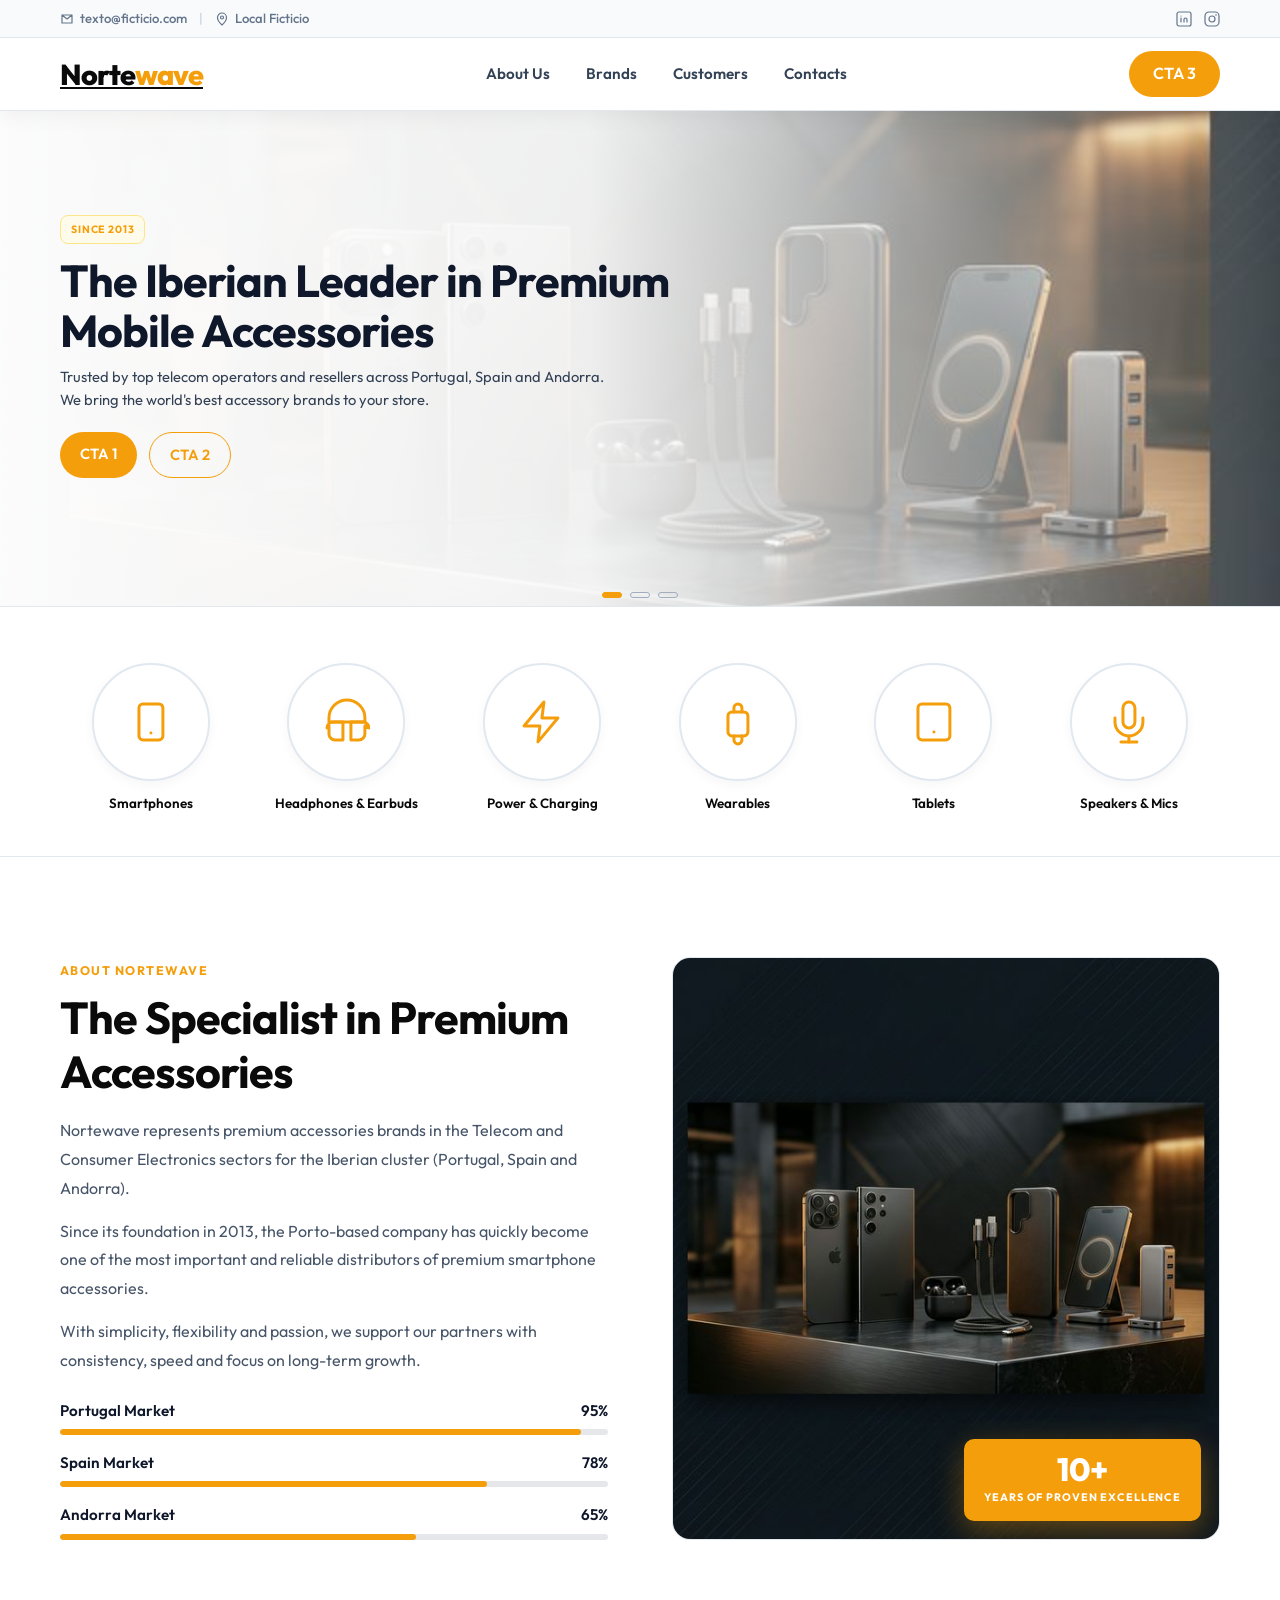
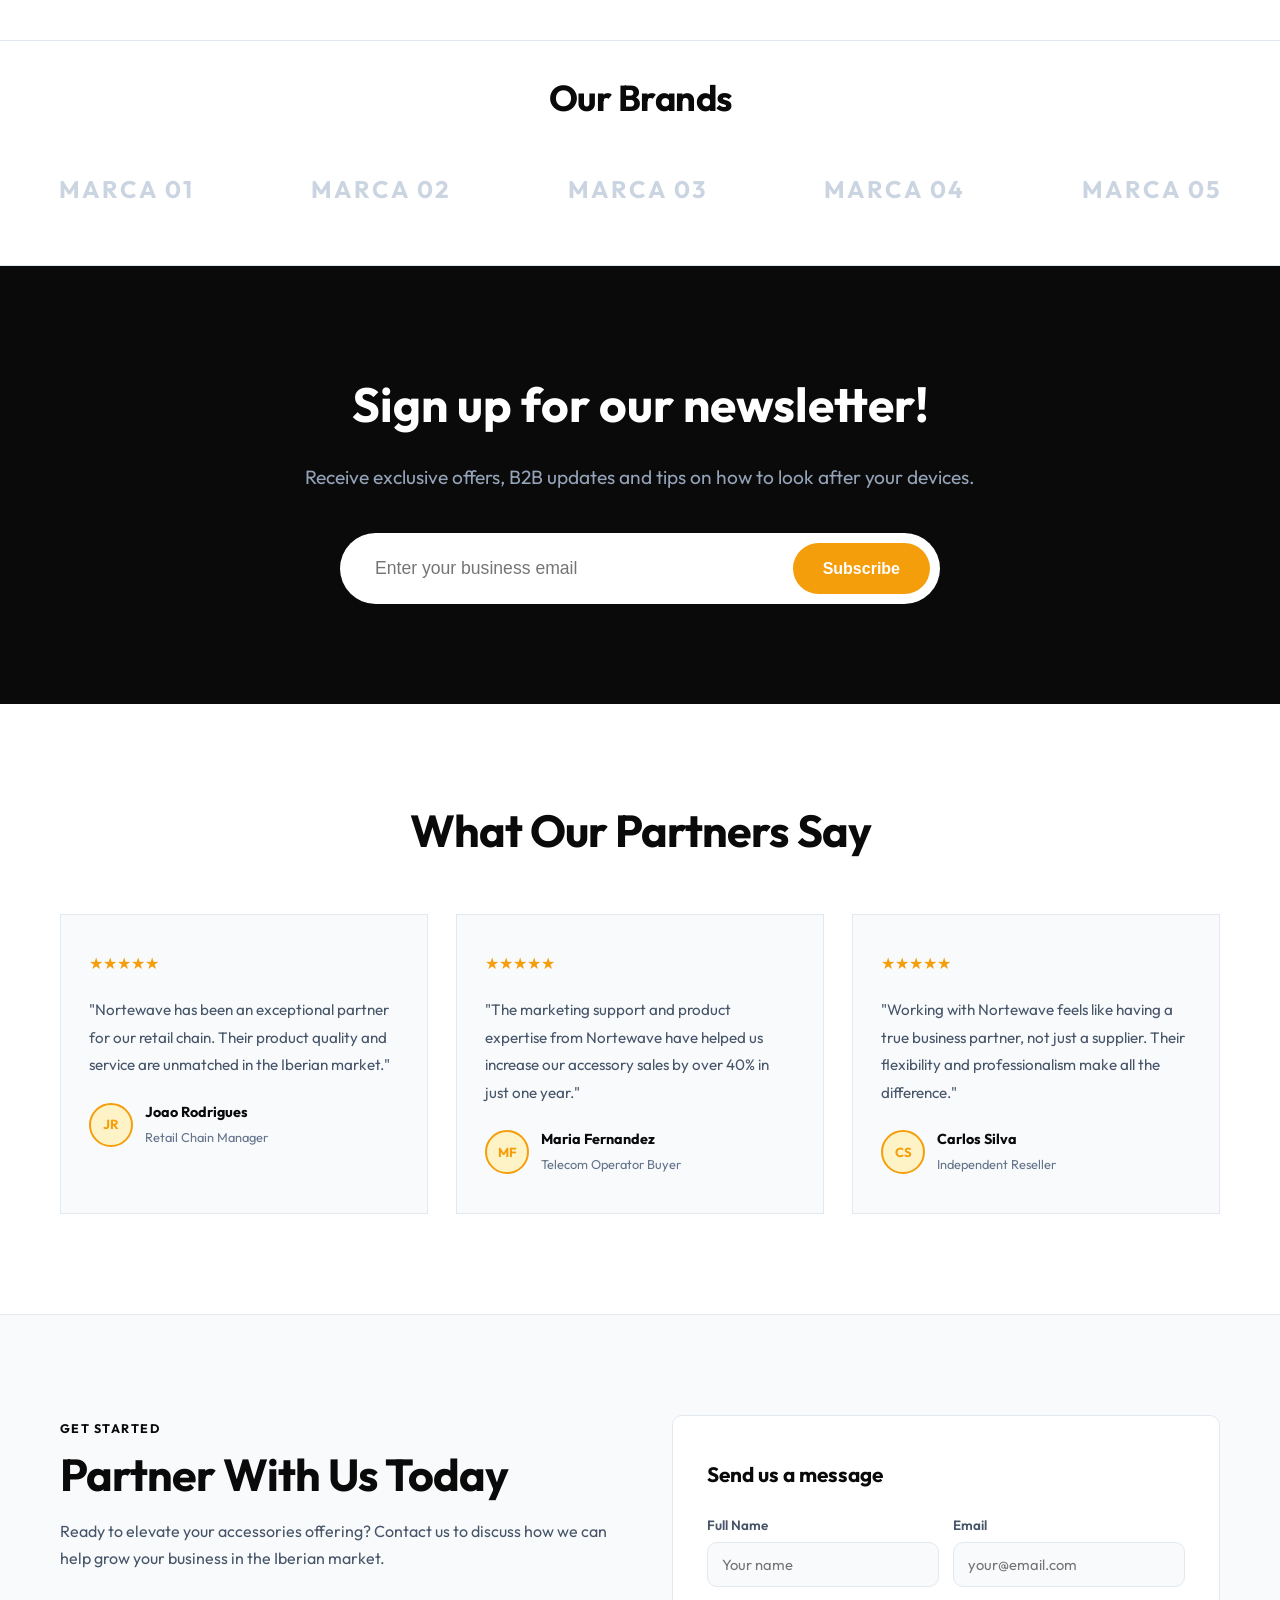
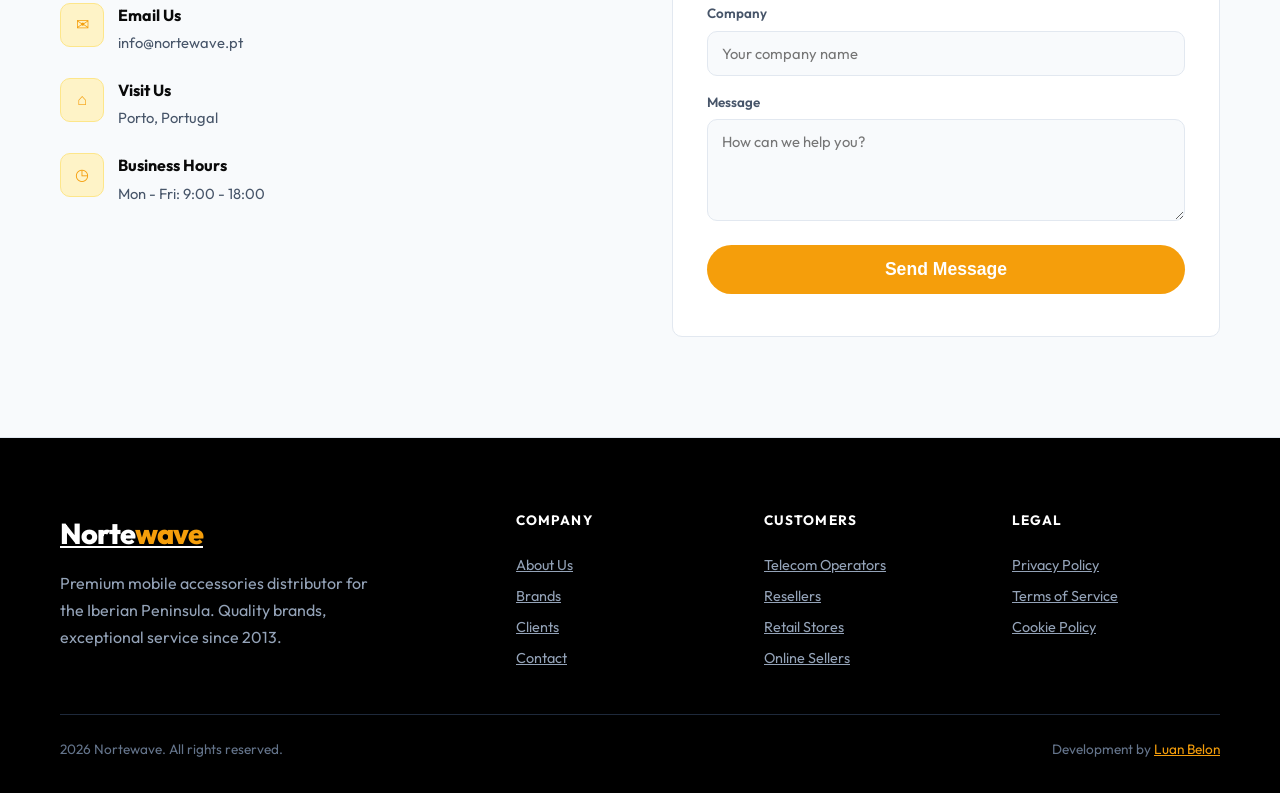
<file: layout-proposta-ppt-2-yellow-v2.html>
﻿<!DOCTYPE html>
<html lang="pt">
<head>
    <meta charset="UTF-8">
    <meta name="viewport" content="width=device-width, initial-scale=1.0">
    <title>Nortewave — Layout Proposta PPT · Yellow V2</title>
    <link href="https://fonts.googleapis.com/css2?family=Outfit:wght@400;600;700;800&display=swap" rel="stylesheet">
    <style>
        :root {
            --primary: #f59e0b;
            --dark: #0A0A0A;
            --gray-light: #f5f5f7;
            --text-color: #334155;
            --font: 'Outfit', sans-serif;
        }

        * { margin: 0; padding: 0; box-sizing: border-box; }
        body { font-family: var(--font); color: var(--text-color); line-height: 1.6; background: var(--gray-light); overflow-x: hidden; }
        .container { max-width: 1200px; margin: 0 auto; padding: 0 20px; }

        .btn {
            padding: 14px 28px;
            border-radius: 50px;
            font-weight: 600;
            text-decoration: none;
            display: inline-block;
            transition: 0.3s;
            cursor: pointer;
            border: none;
            font-size: 1.1rem;
        }
        .btn-primary { background: var(--primary); color: white; }
        .btn-primary:hover { background: #d97706; transform: translateY(-2px); }

        /* HEADER (estrutura da versao conversao com cores do bento) */
        .header {
            position: sticky;
            top: 0;
            z-index: 1000;
            box-shadow: 0 4px 20px rgba(0,0,0,0.05);
            background: #fff;
        }
        .header-top {
            background: #f8fafc;
            border-bottom: 1px solid #e2e8f0;
            padding: 8px 0;
        }
        .header-top-content {
            display: flex;
            align-items: center;
            justify-content: space-between;
            gap: 16px;
        }
        .header-contact-info {
            display: flex;
            align-items: center;
            gap: 12px;
            color: #64748b;
            font-size: 0.82rem;
            font-weight: 500;
        }
        .header-info-item {
            display: flex;
            align-items: center;
            gap: 6px;
        }
        .header-divider {
            color: #cbd5e1;
        }
        .header-social {
            display: flex;
            align-items: center;
            gap: 12px;
        }
        .header-social a {
            color: #64748b;
            transition: 0.2s;
            display: inline-flex;
            align-items: center;
            justify-content: center;
        }
        .header-social a:hover {
            color: var(--primary);
        }
        .header-main {
            background: #fff;
            border-bottom: 1px solid #e2e8f0;
        }
        .header-main-content {
            min-height: 72px;
            display: flex;
            align-items: center;
            justify-content: space-between;
            gap: 24px;
        }
        .logo { font-size: 1.8rem; font-weight: 800; color: var(--dark); letter-spacing: -1px; }
        .logo span { color: var(--primary); }
        .nav {
            display: flex;
            align-items: center;
            gap: 36px;
        }
        .nav-link {
            text-decoration: none;
            color: var(--text-color);
            font-weight: 600;
            font-size: 0.95rem;
            transition: 0.2s;
        }
        .nav-link:hover { color: var(--primary); }
        .header-actions {
            display: flex;
            align-items: center;
            gap: 10px;
        }
        .btn-header {
            padding: 10px 24px;
            font-size: 1rem;
        }
        @media (max-width: 900px) {
            .header-top { display: none; }
            .nav { display: none; }
            .header-main-content { min-height: 70px; }
        }

        /* HERO estilo versao-conversao com 3 slides */
        .hero {
            position: relative;
            min-height: 55vh;
            display: flex;
            align-items: center;
            overflow: hidden;
            border-bottom: 1px solid #e2e8f0;
        }
        .hero-bg {
            position: absolute;
            inset: 0;
            z-index: 0;
        }
        .hero-bg img {
            width: 100%;
            height: 100%;
            object-fit: cover;
            object-position: right center;
            opacity: 0.92;
        }
        .hero-bg::after {
            content: "";
            position: absolute;
            inset: 0;
            background: linear-gradient(90deg, rgba(255, 255, 255, 0.985) 0%, rgba(255, 255, 255, 0.92) 46%, rgba(255, 255, 255, 0.14) 100%);
        }
        .hero-inner {
            width: 100%;
            position: relative;
            z-index: 1;
            min-height: 55vh;
            display: flex;
            align-items: center;
            padding-bottom: 24px;
        }
        .hero-slider {
            position: relative;
            width: 100%;
            min-height: 300px;
            max-width: 650px;
        }
        .hero-slide {
            position: absolute;
            inset: 0;
            opacity: 0;
            pointer-events: none;
            transform: translateY(8px);
            transition: opacity 0.45s ease, transform 0.45s ease;
            display: flex;
            flex-direction: column;
            justify-content: center;
        }
        .hero-slide.active {
            opacity: 1;
            pointer-events: auto;
            transform: translateY(0);
        }
        .hero-badge {
            display: inline-block;
            width: fit-content;
            margin-bottom: 12px;
            padding: 5px 10px;
            font-size: 0.66rem;
            font-weight: 700;
            letter-spacing: 0.08em;
            text-transform: uppercase;
            color: var(--primary);
            border: 1px solid #fde68a;
            background: #fffbeb;
            border-radius: 8px;
        }
        .hero h1 {
            font-size: clamp(1.6rem, 4vw, 2.8rem);
            line-height: 1.1;
            letter-spacing: -1px;
            color: #0f172a;
            margin-bottom: 10px;
            max-width: 620px;
        }
        .hero p {
            font-size: 0.92rem;
            color: #334155;
            max-width: 560px;
            margin-bottom: 20px;
            line-height: 1.6;
        }
        .hero-cta {
            display: flex;
            gap: 12px;
            flex-wrap: wrap;
        }
        .hero-dots {
            position: absolute;
            left: 0;
            width: 100%;
            bottom: 8px;
            display: flex;
            justify-content: center;
            gap: 8px;
        }
        .hero-dot {
            width: 20px;
            height: 6px;
            border-radius: 4px;
            border: 1px solid #a0aec0;
            background: transparent;
            cursor: pointer;
            transition: all 0.2s ease;
        }
        .hero-dot.active {
            background: var(--primary);
            border-color: var(--primary);
        }

        .btn-outline {
            border: 1px solid var(--primary);
            color: var(--primary);
            background: transparent;
            padding: 10px 20px;
            font-size: 0.92rem;
        }

        .btn-outline:hover {
            background: var(--primary);
            color: #fff;
        }

        .btn-hero {
            padding: 10px 20px;
            font-size: 0.92rem;
        }
        @media (max-width: 768px) {
            .hero {
                min-height: auto;
                padding: 20px 0;
            }
            .hero-inner {
                min-height: 55vh;
            }
            .hero-slider {
                min-height: 280px;
            }
            .hero h1 { font-size: clamp(1.4rem, 7vw, 2.1rem); }
            .hero p { font-size: 0.88rem; }
            .hero-bg::after {
                background: linear-gradient(90deg, rgba(255, 255, 255, 0.985) 0%, rgba(255, 255, 255, 0.93) 60%, rgba(255, 255, 255, 0.2) 100%);
            }
        }

        /* Slide de marcas */
        .clients-section {
            padding: 0 0 56px;
            border-bottom: 1px solid #e2e8f0;
            background: #fff;
            overflow: hidden;
        }
        .clients-section-head {
            text-align: center;
            padding: 28px 20px 22px;
            margin-bottom: 0;
        }
        .clients-section-title {
            font-size: clamp(1.65rem, 3vw, 2.25rem);
            font-weight: 700;
            color: var(--dark);
            letter-spacing: -0.5px;
        }
        .clients-section .marquee {
            padding-top: 22px;
        }
        .marquee { display: flex; width: 200%; animation: scroll 20s linear infinite; }
        .marquee-content { display: flex; width: 50%; justify-content: space-around; align-items: center; }
        .marquee-content h3 { font-size: 1.5rem; color: #cbd5e1; text-transform: uppercase; letter-spacing: 2px; font-weight: 700; }
        @keyframes scroll { 0% { transform: translateX(0); } 100% { transform: translateX(-50%); } }

        /* Categorias */
        .accessories-section { padding: 90px 0; text-align: center; background: #fff; }
        .accessories-section--no-heading {
            padding: 56px 0 44px;
        }
        .accessories-section h2 { font-size: 3rem; margin-bottom: 70px; color: var(--dark); letter-spacing: -1px; }
        .circles-wrapper { display: flex; justify-content: center; gap: 30px; flex-wrap: wrap; }
        .accessories-section--six-cols .circles-wrapper {
            display: grid;
            grid-template-columns: repeat(6, minmax(0, 1fr));
            gap: clamp(8px, 1.2vw, 14px);
            align-items: start;
            max-width: 100%;
        }
        .accessories-section--six-cols .circle-item {
            width: 100%;
            max-width: none;
        }
        .accessories-section--six-cols .circle-img-box {
            width: min(100%, 118px);
            aspect-ratio: 1;
            height: auto;
            margin-inline: auto;
            margin-bottom: 14px;
            border-radius: 50%;
        }
        .accessories-section--six-cols .circle-icon {
            display: flex;
            align-items: center;
            justify-content: center;
            width: 100%;
            height: 100%;
            color: var(--primary);
        }
        .accessories-section--six-cols .circle-icon svg {
            width: 42%;
            height: 42%;
            max-width: 48px;
            max-height: 48px;
            flex-shrink: 0;
        }
        .accessories-section--six-cols .circle-item h4 {
            font-size: clamp(0.78rem, 1.05vw, 0.95rem);
            line-height: 1.25;
        }
        .circle-item { display: flex; flex-direction: column; align-items: center; width: 180px; cursor: pointer; }
        .circle-item:hover .circle-img-box { transform: scale(1.05); box-shadow: 0 15px 30px rgba(0,0,0,0.1); border-color: var(--primary); }
        .circle-item:hover h4 { color: var(--primary); }
        .circle-img-box {
            width: 160px;
            height: 160px;
            border-radius: 50%;
            background: #fff;
            border: 2px solid #e2e8f0;
            display: flex;
            align-items: center;
            justify-content: center;
            margin-bottom: 20px;
            transition: all 0.3s ease;
            box-shadow: 0 4px 12px rgba(0,0,0,0.04);
        }
        .circle-core {
            width: 74px;
            height: 74px;
            border-radius: 22px;
            background: linear-gradient(180deg, #f1f5f9 0%, #fef3c7 100%);
            border: 1px solid #cbd5e1;
        }
        .circle-item h4 { font-size: 1.1rem; color: var(--dark); transition: 0.3s; font-weight: 600; }
        @media (max-width: 900px) {
            .accessories-section--six-cols .circles-wrapper {
                grid-template-columns: repeat(3, minmax(0, 1fr));
                gap: 20px 14px;
            }
            .accessories-section--six-cols .circle-img-box {
                width: min(100%, 130px);
            }
        }
        @media (max-width: 600px) {
            .accessories-section { padding: 70px 0; }
            .accessories-section--no-heading { padding: 44px 0 36px; }
            .accessories-section h2 { font-size: 2.2rem; margin-bottom: 48px; }
            .accessories-section--six-cols .circles-wrapper {
                grid-template-columns: repeat(2, minmax(0, 1fr));
                gap: 18px 12px;
            }
            .circle-item { width: 140px; }
            .accessories-section--six-cols .circle-item {
                width: 100%;
            }
            .circle-img-box { width: 120px; height: 120px; aspect-ratio: 1; border-radius: 50%; }
            .accessories-section--six-cols .circle-img-box {
                width: min(100%, 120px);
                height: auto;
                aspect-ratio: 1;
            }
            .circle-core { width: 56px; height: 56px; border-radius: 50%; }
        }

        /* Our Core (baseado na versao-conversao) */
        .core-section {
            padding: 90px 0;
            background: #fff;
            border-top: 1px solid #e2e8f0;
        }
        .core-header {
            text-align: center;
            margin-bottom: 56px;
        }
        .core-header h2 {
            font-size: 2.8rem;
            color: var(--dark);
            letter-spacing: -1px;
        }
        .core-grid {
            display: grid;
            grid-template-columns: repeat(4, 1fr);
            gap: 24px;
        }
        .core-card {
            padding: 32px 24px;
            border-left: 3px solid var(--primary);
            background: #f8fafc;
            border-radius: 0;
            transition: all 0.25s ease;
        }
        .core-card:hover {
            transform: translateY(-4px);
            box-shadow: 0 10px 24px rgba(15, 23, 42, 0.08);
        }
        .core-number {
            font-size: 2.4rem;
            line-height: 1;
            font-weight: 800;
            color: var(--primary);
            opacity: 0.28;
            margin-bottom: 12px;
        }
        .core-card h3 {
            font-size: 1.25rem;
            color: var(--dark);
            margin-bottom: 10px;
            font-weight: 700;
        }
        .core-card p {
            font-size: 0.95rem;
            color: #475569;
            line-height: 1.7;
        }
        @media (max-width: 1000px) {
            .core-grid { grid-template-columns: repeat(2, 1fr); }
        }
        @media (max-width: 640px) {
            .core-section { padding: 70px 0; }
            .core-header { margin-bottom: 40px; }
            .core-header h2 { font-size: 2.2rem; }
            .core-grid { grid-template-columns: 1fr; }
        }

        /* Newsletter (igual ao bento) */
        .newsletter-section {
            padding: 100px 0;
            background: var(--dark);
            color: #fff;
            text-align: center;
        }
        .newsletter-section h2 {
            font-size: 3rem;
            margin-bottom: 20px;
        }
        .newsletter-section p {
            margin-bottom: 40px;
            font-size: 1.2rem;
            color: #94a3b8;
        }
        .newsletter-form {
            display: flex;
            justify-content: center;
            max-width: 600px;
            margin: 0 auto;
            gap: 10px;
            background: #fff;
            padding: 10px;
            border-radius: 50px;
        }
        .newsletter-form input {
            flex: 1;
            padding: 15px 25px;
            border: none;
            border-radius: 50px;
            outline: none;
            font-size: 1.1rem;
            color: #333;
        }
        .newsletter-form button {
            padding: 15px 30px;
            border-radius: 50px;
            font-size: 1rem;
        }
        @media (max-width: 600px) {
            .newsletter-section { padding: 70px 0; }
            .newsletter-section h2 { font-size: 2.2rem; }
            .newsletter-section p { font-size: 1rem; margin-bottom: 26px; }
            .newsletter-form {
                flex-direction: column;
                background: transparent;
                padding: 0;
                border-radius: 0;
            }
            .newsletter-form input {
                border-radius: 8px;
            }
            .newsletter-form button {
                border-radius: 8px;
                width: 100%;
            }
        }

        /* Testimonials (versao-conversao) */
        .testimonials {
            padding: 100px 0;
            background: #fff;
        }
        .section-header {
            text-align: center;
            margin-bottom: 56px;
        }
        .section-title {
            font-size: clamp(2rem, 4vw, 2.8rem);
            line-height: 1.2;
            color: var(--dark);
            letter-spacing: -1px;
        }
        .accent-text { color: var(--primary); }
        .section-tag {
            display: inline-block;
            font-size: 0.78rem;
            font-weight: 700;
            letter-spacing: 0.12em;
            text-transform: uppercase;
            color: var(--primary);
            margin-bottom: 10px;
        }
        .testimonials-grid {
            display: grid;
            grid-template-columns: repeat(3, 1fr);
            gap: 28px;
        }
        .testimonial-card {
            background: #f8fafc;
            border: 1px solid #e2e8f0;
            padding: 36px 28px;
            transition: all 0.25s ease;
        }
        .testimonial-card:hover {
            transform: translateY(-4px);
            box-shadow: 0 12px 24px rgba(15, 23, 42, 0.08);
        }
        .testimonial-stars {
            display: flex;
            gap: 2px;
            color: #f59e0b;
            margin-bottom: 20px;
        }
        .testimonial-text {
            color: #475569;
            line-height: 1.8;
            margin-bottom: 22px;
            font-size: 0.95rem;
        }
        .testimonial-author {
            display: flex;
            align-items: center;
            gap: 12px;
        }
        .testimonial-avatar {
            width: 44px;
            height: 44px;
            border-radius: 50%;
            background: #fef3c7;
            color: var(--primary);
            border: 2px solid var(--primary);
            display: flex;
            align-items: center;
            justify-content: center;
            font-weight: 700;
            font-size: 0.82rem;
        }
        .testimonial-author strong { display: block; font-size: 0.9rem; color: var(--dark); }
        .testimonial-author span { font-size: 0.8rem; color: #64748b; }

        /* About Nortewave (versao-conversao) */
        .about-section {
            padding: 100px 0;
            background: #fff;
            border-top: 1px solid #e2e8f0;
            border-bottom: 1px solid #e2e8f0;
        }
        .about-grid {
            display: grid;
            grid-template-columns: 1fr 1fr;
            gap: 64px;
            align-items: stretch;
        }
        .about-media {
            border: 1px solid #e2e8f0;
            border-radius: 18px;
            position: relative;
            overflow: hidden;
            display: flex;
            align-items: center;
            justify-content: center;
            height: 100%;
            min-height: 100%;
        }
        .about-media-img {
            position: absolute;
            inset: 0;
            width: 100%;
            height: 100%;
            object-fit: cover;
        }
        .about-badge {
            position: absolute;
            right: 18px;
            bottom: 18px;
            background: var(--primary);
            color: #ffffff;
            padding: 14px 20px;
            border-radius: 10px;
            z-index: 2;
            min-width: 180px;
            text-align: center;
            box-shadow: 0 10px 30px rgba(245, 158, 11, 0.35);
        }
        .about-badge strong {
            display: block;
            font-size: 2rem;
            line-height: 1;
            font-weight: 800;
        }
        .about-badge span {
            display: block;
            margin-top: 4px;
            font-size: 0.68rem;
            letter-spacing: 0.08em;
            text-transform: uppercase;
            font-weight: 700;
        }
        .about-content .section-title {
            text-align: left;
            margin-bottom: 18px;
            color: #0A0A0A;
        }
        .about-text {
            font-size: 1rem;
            line-height: 1.8;
            color: #475569;
            margin-bottom: 14px;
        }
        .about-progress-list {
            margin-top: 24px;
            display: flex;
            flex-direction: column;
            gap: 16px;
        }
        .progress-item {
            display: flex;
            flex-direction: column;
            gap: 6px;
        }
        .progress-header {
            display: flex;
            justify-content: space-between;
            align-items: center;
            font-size: 0.95rem;
            font-weight: 600;
            color: #0f172a;
        }
        .progress-bar {
            height: 6px;
            background: #e5e7eb;
            border-radius: 999px;
            overflow: hidden;
        }
        .progress-fill {
            height: 100%;
            background: var(--primary);
            border-radius: 999px;
        }
        @media (max-width: 1000px) {
            .about-grid { grid-template-columns: 1fr; gap: 36px; }
        }

        /* Contact / CTA (versao-conversao) */
        .contact-section {
            padding: 100px 0;
            background: #f8fafc;
            border-top: 1px solid #e2e8f0;
            border-bottom: 1px solid #e2e8f0;
        }
        .contact-grid {
            display: grid;
            grid-template-columns: 1fr 1fr;
            gap: 64px;
            align-items: start;
        }
        .contact-info .section-title {
            text-align: left;
            margin-bottom: 16px;
        }
        .contact-text {
            color: #475569;
            line-height: 1.7;
            margin-bottom: 30px;
        }
        .contact-details {
            display: flex;
            flex-direction: column;
            gap: 22px;
        }
        .contact-detail-item {
            display: flex;
            align-items: flex-start;
            gap: 14px;
        }
        .contact-detail-icon {
            width: 44px;
            height: 44px;
            border: 1px solid #fde68a;
            background: #fef3c7;
            color: var(--primary);
            display: flex;
            align-items: center;
            justify-content: center;
            flex-shrink: 0;
            border-radius: 10px;
        }
        .testimonials .section-title,
        .contact-info .section-title,
        .contact-info .section-tag {
            color: #0A0A0A;
        }
        .contact-detail-item strong { display: block; color: var(--dark); margin-bottom: 2px; }
        .contact-detail-item span { color: #475569; font-size: 0.92rem; }
        .contact-form-card {
            background: #fff;
            border: 1px solid #e2e8f0;
            padding: 42px 34px;
            border-radius: 10px;
        }
        .contact-form-card h3 {
            font-size: 1.3rem;
            margin-bottom: 24px;
            color: var(--dark);
        }
        .form-row {
            display: grid;
            grid-template-columns: 1fr 1fr;
            gap: 14px;
        }
        .form-group { margin-bottom: 16px; }
        .form-group label {
            display: block;
            margin-bottom: 6px;
            font-size: 0.84rem;
            font-weight: 600;
            color: #475569;
        }
        .form-group input,
        .form-group textarea {
            width: 100%;
            border: 1px solid #e2e8f0;
            background: #f8fafc;
            padding: 12px 14px;
            font-size: 0.92rem;
            font-family: inherit;
            outline: none;
            border-radius: 10px;
        }
        .form-group input:focus,
        .form-group textarea:focus {
            border-color: var(--primary);
            box-shadow: 0 0 0 3px rgba(245, 158, 11, 0.14);
        }
        .btn-full { width: 100%; }

        /* Footer preto */
        .footer {
            background: #000;
            color: #fff;
            padding: 72px 0 32px;
        }
        .footer-grid {
            display: grid;
            grid-template-columns: 2fr 1fr 1fr 1fr;
            gap: 40px;
            margin-bottom: 40px;
        }
        .footer-brand p {
            margin-top: 14px;
            color: #94a3b8;
            max-width: 320px;
            line-height: 1.7;
        }
        .footer .logo {
            color: #fff;
        }
        .footer .logo span {
            color: var(--primary);
        }
        .footer-links h4 {
            font-size: 0.85rem;
            text-transform: uppercase;
            letter-spacing: 0.08em;
            margin-bottom: 18px;
            color: #fff;
        }
        .footer-links a {
            display: block;
            color: #94a3b8;
            padding: 4px 0;
            font-size: 0.9rem;
        }
        .footer-links a:hover { color: #fff; }
        .footer-bottom {
            border-top: 1px solid #1e293b;
            padding-top: 24px;
            display: flex;
            justify-content: space-between;
            gap: 12px;
            color: #64748b;
            font-size: 0.85rem;
        }
        .footer-credit { color: var(--primary); }

        @media (max-width: 1000px) {
            .testimonials-grid { grid-template-columns: 1fr; }
            .contact-grid { grid-template-columns: 1fr; gap: 40px; }
            .footer-grid { grid-template-columns: 1fr 1fr; }
        }
        @media (max-width: 640px) {
            .form-row { grid-template-columns: 1fr; }
            .footer-grid { grid-template-columns: 1fr; }
            .footer-bottom { flex-direction: column; }
            .contact-form-card { padding: 30px 22px; }
        }
    </style>
</head>
<body>
    <header class="header" id="header">
        <div class="header-top">
            <div class="container">
                <div class="header-top-content">
                    <div class="header-contact-info">
                        <span class="header-info-item">
                            <svg width="14" height="14" viewBox="0 0 14 14" fill="none" aria-hidden="true">
                                <path d="M2 3l5 4 5-4M2 3v8h10V3H2z" stroke="currentColor" stroke-width="1.2" stroke-linecap="round" stroke-linejoin="round"></path>
                            </svg>
                            texto@ficticio.com
                        </span>
                        <span class="header-divider">|</span>
                        <span class="header-info-item">
                            <svg width="14" height="14" viewBox="0 0 14 14" fill="none" aria-hidden="true">
                                <path d="M7 1a4.5 4.5 0 014.5 4.5C11.5 9 7 13 7 13S2.5 9 2.5 5.5A4.5 4.5 0 017 1z" stroke="currentColor" stroke-width="1.2"></path>
                                <circle cx="7" cy="5.5" r="1.5" stroke="currentColor" stroke-width="1.2"></circle>
                            </svg>
                            Local Ficticio
                        </span>
                    </div>
                    <div class="header-social">
                        <a href="#" aria-label="LinkedIn">
                            <svg width="16" height="16" viewBox="0 0 16 16" fill="none">
                                <rect x="1" y="1" width="14" height="14" rx="2" stroke="currentColor" stroke-width="1.2"></rect>
                                <path d="M5 7v4M5 5v.01M8 11V8.5c0-1 .5-1.5 1.5-1.5S11 7.5 11 8.5V11" stroke="currentColor" stroke-width="1.2" stroke-linecap="round"></path>
                            </svg>
                        </a>
                        <a href="#" aria-label="Instagram">
                            <svg width="16" height="16" viewBox="0 0 16 16" fill="none">
                                <rect x="1" y="1" width="14" height="14" rx="4" stroke="currentColor" stroke-width="1.2"></rect>
                                <circle cx="8" cy="8" r="3" stroke="currentColor" stroke-width="1.2"></circle>
                                <circle cx="12" cy="4" r="0.8" fill="currentColor"></circle>
                            </svg>
                        </a>
                    </div>
                </div>
            </div>
        </div>
        <div class="header-main">
            <div class="container">
                <div class="header-main-content">
                    <a href="#" class="logo">Norte<span>wave</span></a>
                    <nav class="nav">
                        <a href="#about" class="nav-link">About Us</a>
                        <a href="#brands" class="nav-link">Brands</a>
                        <a href="#customers" class="nav-link">Customers</a>
                        <a href="#contacts" class="nav-link">Contacts</a>
                    </nav>
                    <div class="header-actions">
                        <a href="#contacts" class="btn btn-primary btn-header">CTA 3</a>
                    </div>
                </div>
            </div>
        </div>
    </header>

    <main>
        <section class="hero">
            <div class="hero-bg" aria-hidden="true">
                <img src="./versao-conversao/img/hero-bg.png" alt="">
            </div>
            <div class="container hero-inner">
                <div class="hero-slider">
                    <article class="hero-slide active">
                        <span class="hero-badge">Since 2013</span>
                        <h1>The Iberian Leader in Premium Mobile Accessories</h1>
                        <p>Trusted by top telecom operators and resellers across Portugal, Spain and Andorra. We bring the world's best accessory brands to your store.</p>
                        <div class="hero-cta">
                            <a href="#contacts" class="btn btn-primary btn-hero">CTA 1</a>
                            <a href="#about" class="btn btn-outline">CTA 2</a>
                        </div>
                    </article>
                    <article class="hero-slide">
                        <span class="hero-badge">B2B Focus</span>
                        <h1>Distribution Excellence for Telecom and Retail</h1>
                        <p>From premium accessories to market-ready support, we help your team scale faster with reliable stock and partner-first operations.</p>
                        <div class="hero-cta">
                            <a href="#contacts" class="btn btn-primary btn-hero">CTA 1</a>
                            <a href="#about" class="btn btn-outline">CTA 2</a>
                        </div>
                    </article>
                    <article class="hero-slide">
                        <span class="hero-badge">Regional Coverage</span>
                        <h1>Premium Brands Backed by Commercial Support</h1>
                        <p>Strengthen your catalog with proven products, clear merchandising, and a partner model designed for consistent sales growth.</p>
                        <div class="hero-cta">
                            <a href="#contacts" class="btn btn-primary btn-hero">CTA 1</a>
                            <a href="#about" class="btn btn-outline">CTA 2</a>
                        </div>
                    </article>
                </div>
                <div class="hero-dots" aria-label="Hero slide navigation">
                    <button class="hero-dot active" type="button" aria-label="Slide 1"></button>
                    <button class="hero-dot" type="button" aria-label="Slide 2"></button>
                    <button class="hero-dot" type="button" aria-label="Slide 3"></button>
                </div>
            </div>
        </section>

        <section class="accessories-section accessories-section--no-heading accessories-section--six-cols" id="customers">
            <div class="container">
                <div class="circles-wrapper">
                    <div class="circle-item">
                        <div class="circle-img-box">
                            <span class="circle-icon" aria-hidden="true">
                                <svg xmlns="http://www.w3.org/2000/svg" viewBox="0 0 24 24" fill="none" stroke="currentColor" stroke-width="1.5" stroke-linecap="round" stroke-linejoin="round"><rect x="6" y="3" width="12" height="18" rx="2"/><path d="M12 17.5h.01"/></svg>
                            </span>
                        </div>
                        <h4>Smartphones</h4>
                    </div>
                    <div class="circle-item">
                        <div class="circle-img-box">
                            <span class="circle-icon" aria-hidden="true">
                                <svg xmlns="http://www.w3.org/2000/svg" viewBox="0 0 24 24" fill="none" stroke="currentColor" stroke-width="1.5" stroke-linecap="round" stroke-linejoin="round"><path d="M3 14v4a3 3 0 003 3h4v-9H5a3 3 0 00-3 3z"/><path d="M21 14v4a3 3 0 01-3 3h-4v-9h6a3 3 0 013 3z"/><path d="M3 10a9 9 0 0118 0v2H3v-2z"/></svg>
                            </span>
                        </div>
                        <h4>Headphones &amp; Earbuds</h4>
                    </div>
                    <div class="circle-item">
                        <div class="circle-img-box">
                            <span class="circle-icon" aria-hidden="true">
                                <svg xmlns="http://www.w3.org/2000/svg" viewBox="0 0 24 24" fill="none" stroke="currentColor" stroke-width="1.5" stroke-linecap="round" stroke-linejoin="round"><path d="M13 2L3 14h8l-1 8 10-12h-8l1-8z"/></svg>
                            </span>
                        </div>
                        <h4>Power &amp; Charging</h4>
                    </div>
                    <div class="circle-item">
                        <div class="circle-img-box">
                            <span class="circle-icon" aria-hidden="true">
                                <svg xmlns="http://www.w3.org/2000/svg" viewBox="0 0 24 24" fill="none" stroke="currentColor" stroke-width="1.5" stroke-linecap="round" stroke-linejoin="round"><rect x="7" y="7" width="10" height="12" rx="2"/><path d="M10 7V5a2 2 0 012-2h0a2 2 0 012 2v2"/><path d="M10 19v2a2 2 0 002 2h0a2 2 0 002-2v-2"/></svg>
                            </span>
                        </div>
                        <h4>Wearables</h4>
                    </div>
                    <div class="circle-item">
                        <div class="circle-img-box">
                            <span class="circle-icon" aria-hidden="true">
                                <svg xmlns="http://www.w3.org/2000/svg" viewBox="0 0 24 24" fill="none" stroke="currentColor" stroke-width="1.5" stroke-linecap="round" stroke-linejoin="round"><rect x="4" y="3" width="16" height="18" rx="2"/><path d="M12 17h.01"/></svg>
                            </span>
                        </div>
                        <h4>Tablets</h4>
                    </div>
                    <div class="circle-item">
                        <div class="circle-img-box">
                            <span class="circle-icon" aria-hidden="true">
                                <svg xmlns="http://www.w3.org/2000/svg" viewBox="0 0 24 24" fill="none" stroke="currentColor" stroke-width="1.5" stroke-linecap="round" stroke-linejoin="round"><path d="M12 2a3 3 0 00-3 3v7a3 3 0 006 0V5a3 3 0 00-3-3z"/><path d="M19 10v2a7 7 0 01-14 0v-2"/><path d="M12 19v3"/><path d="M8 22h8"/></svg>
                            </span>
                        </div>
                        <h4>Speakers &amp; Mics</h4>
                    </div>
                </div>
            </div>
        </section>

        <section class="about-section" id="about">
            <div class="container">
                <div class="about-grid">
                    <div class="about-content">
                        <span class="section-tag">About Nortewave</span>
                        <h2 class="section-title">The Specialist in Premium Accessories</h2>
                        <p class="about-text">Nortewave represents premium accessories brands in the Telecom and Consumer Electronics sectors for the Iberian cluster (Portugal, Spain and Andorra).</p>
                        <p class="about-text">Since its foundation in 2013, the Porto-based company has quickly become one of the most important and reliable distributors of premium smartphone accessories.</p>
                        <p class="about-text">With simplicity, flexibility and passion, we support our partners with consistency, speed and focus on long-term growth.</p>
                        <div class="about-progress-list">
                            <div class="progress-item">
                                <div class="progress-header"><span>Portugal Market</span><span>95%</span></div>
                                <div class="progress-bar"><div class="progress-fill" style="width: 95%;"></div></div>
                            </div>
                            <div class="progress-item">
                                <div class="progress-header"><span>Spain Market</span><span>78%</span></div>
                                <div class="progress-bar"><div class="progress-fill" style="width: 78%;"></div></div>
                            </div>
                            <div class="progress-item">
                                <div class="progress-header"><span>Andorra Market</span><span>65%</span></div>
                                <div class="progress-bar"><div class="progress-fill" style="width: 65%;"></div></div>
                            </div>
                        </div>
                    </div>
                    <div class="about-media">
                        <img class="about-media-img" src="./versao-conversao/img/hero-bg.png" alt="Nortewave premium accessories">
                        <div class="about-badge">
                            <strong>10+</strong>
                            <span>Years of Proven Excellence</span>
                        </div>
                    </div>
                </div>
            </div>
        </section>

        <section class="clients-section" id="brands">
            <div class="container clients-section-head">
                <h2 class="clients-section-title">Our Brands</h2>
            </div>
            <div class="marquee">
                <div class="marquee-content">
                    <h3>MARCA 01</h3>
                    <h3>MARCA 02</h3>
                    <h3>MARCA 03</h3>
                    <h3>MARCA 04</h3>
                    <h3>MARCA 05</h3>
                </div>
                <div class="marquee-content">
                    <h3>MARCA 01</h3>
                    <h3>MARCA 02</h3>
                    <h3>MARCA 03</h3>
                    <h3>MARCA 04</h3>
                    <h3>MARCA 05</h3>
                </div>
            </div>
        </section>

        <section class="newsletter-section">
            <div class="container">
                <h2>Sign up for our newsletter!</h2>
                <p>Receive exclusive offers, B2B updates and tips on how to look after your devices.</p>
                <form class="newsletter-form" onsubmit="event.preventDefault();">
                    <input type="email" placeholder="Enter your business email" required>
                    <button type="submit" class="btn btn-primary">Subscribe</button>
                </form>
            </div>
        </section>

        <section class="testimonials" id="testimonials">
            <div class="container">
                <div class="section-header">
                    <h2 class="section-title">What Our Partners Say</h2>
                </div>
                <div class="testimonials-grid">
                    <article class="testimonial-card">
                        <div class="testimonial-stars">★★★★★</div>
                        <p class="testimonial-text">"Nortewave has been an exceptional partner for our retail chain. Their product quality and service are unmatched in the Iberian market."</p>
                        <div class="testimonial-author">
                            <div class="testimonial-avatar">JR</div>
                            <div><strong>Joao Rodrigues</strong><span>Retail Chain Manager</span></div>
                        </div>
                    </article>
                    <article class="testimonial-card">
                        <div class="testimonial-stars">★★★★★</div>
                        <p class="testimonial-text">"The marketing support and product expertise from Nortewave have helped us increase our accessory sales by over 40% in just one year."</p>
                        <div class="testimonial-author">
                            <div class="testimonial-avatar">MF</div>
                            <div><strong>Maria Fernandez</strong><span>Telecom Operator Buyer</span></div>
                        </div>
                    </article>
                    <article class="testimonial-card">
                        <div class="testimonial-stars">★★★★★</div>
                        <p class="testimonial-text">"Working with Nortewave feels like having a true business partner, not just a supplier. Their flexibility and professionalism make all the difference."</p>
                        <div class="testimonial-author">
                            <div class="testimonial-avatar">CS</div>
                            <div><strong>Carlos Silva</strong><span>Independent Reseller</span></div>
                        </div>
                    </article>
                </div>
            </div>
        </section>

        <section class="contact-section" id="contacts">
            <div class="container">
                <div class="contact-grid">
                    <div class="contact-info">
                        <span class="section-tag">Get Started</span>
                        <h2 class="section-title">Partner With Us Today</h2>
                        <p class="contact-text">Ready to elevate your accessories offering? Contact us to discuss how we can help grow your business in the Iberian market.</p>
                        <div class="contact-details">
                            <div class="contact-detail-item">
                                <div class="contact-detail-icon">✉</div>
                                <div><strong>Email Us</strong><span>info@nortewave.pt</span></div>
                            </div>
                            <div class="contact-detail-item">
                                <div class="contact-detail-icon">⌂</div>
                                <div><strong>Visit Us</strong><span>Porto, Portugal</span></div>
                            </div>
                            <div class="contact-detail-item">
                                <div class="contact-detail-icon">◷</div>
                                <div><strong>Business Hours</strong><span>Mon - Fri: 9:00 - 18:00</span></div>
                            </div>
                        </div>
                    </div>
                    <div class="contact-form-card">
                        <h3>Send us a message</h3>
                        <form class="contact-form" onsubmit="event.preventDefault();">
                            <div class="form-row">
                                <div class="form-group">
                                    <label for="name">Full Name</label>
                                    <input type="text" id="name" placeholder="Your name" required>
                                </div>
                                <div class="form-group">
                                    <label for="email">Email</label>
                                    <input type="email" id="email" placeholder="your@email.com" required>
                                </div>
                            </div>
                            <div class="form-group">
                                <label for="company">Company</label>
                                <input type="text" id="company" placeholder="Your company name">
                            </div>
                            <div class="form-group">
                                <label for="message">Message</label>
                                <textarea id="message" rows="4" placeholder="How can we help you?" required></textarea>
                            </div>
                            <button type="submit" class="btn btn-primary btn-full">Send Message</button>
                        </form>
                    </div>
                </div>
            </div>
        </section>
    </main>

    <footer class="footer">
        <div class="container">
            <div class="footer-grid">
                <div class="footer-brand">
                    <a href="#" class="logo">Norte<span>wave</span></a>
                    <p>Premium mobile accessories distributor for the Iberian Peninsula. Quality brands, exceptional service since 2013.</p>
                </div>
                <div class="footer-links">
                    <h4>Company</h4>
                    <a href="#about">About Us</a>
                    <a href="#brands">Brands</a>
                    <a href="#testimonials">Clients</a>
                    <a href="#contacts">Contact</a>
                </div>
                <div class="footer-links">
                    <h4>Customers</h4>
                    <a href="#">Telecom Operators</a>
                    <a href="#">Resellers</a>
                    <a href="#">Retail Stores</a>
                    <a href="#">Online Sellers</a>
                </div>
                <div class="footer-links">
                    <h4>Legal</h4>
                    <a href="#">Privacy Policy</a>
                    <a href="#">Terms of Service</a>
                    <a href="#">Cookie Policy</a>
                </div>
            </div>
            <div class="footer-bottom">
                <p>2026 Nortewave. All rights reserved.</p>
                <p>Development by <a href="https://luanbelondev.com" target="_blank" class="footer-credit">Luan Belon</a></p>
            </div>
        </div>
    </footer>

    <script>
        const heroSlides = document.querySelectorAll('.hero-slide');
        const heroDots = document.querySelectorAll('.hero-dot');
        let heroIndex = 0;

        function setHeroSlide(index) {
            heroSlides.forEach((slide, i) => {
                slide.classList.toggle('active', i === index);
            });
            heroDots.forEach((dot, i) => {
                dot.classList.toggle('active', i === index);
            });
            heroIndex = index;
        }

        heroDots.forEach((dot, index) => {
            dot.addEventListener('click', () => setHeroSlide(index));
        });

        setInterval(() => {
            const next = (heroIndex + 1) % heroSlides.length;
            setHeroSlide(next);
        }, 5000);
    </script>
</body>
</html>
</file>
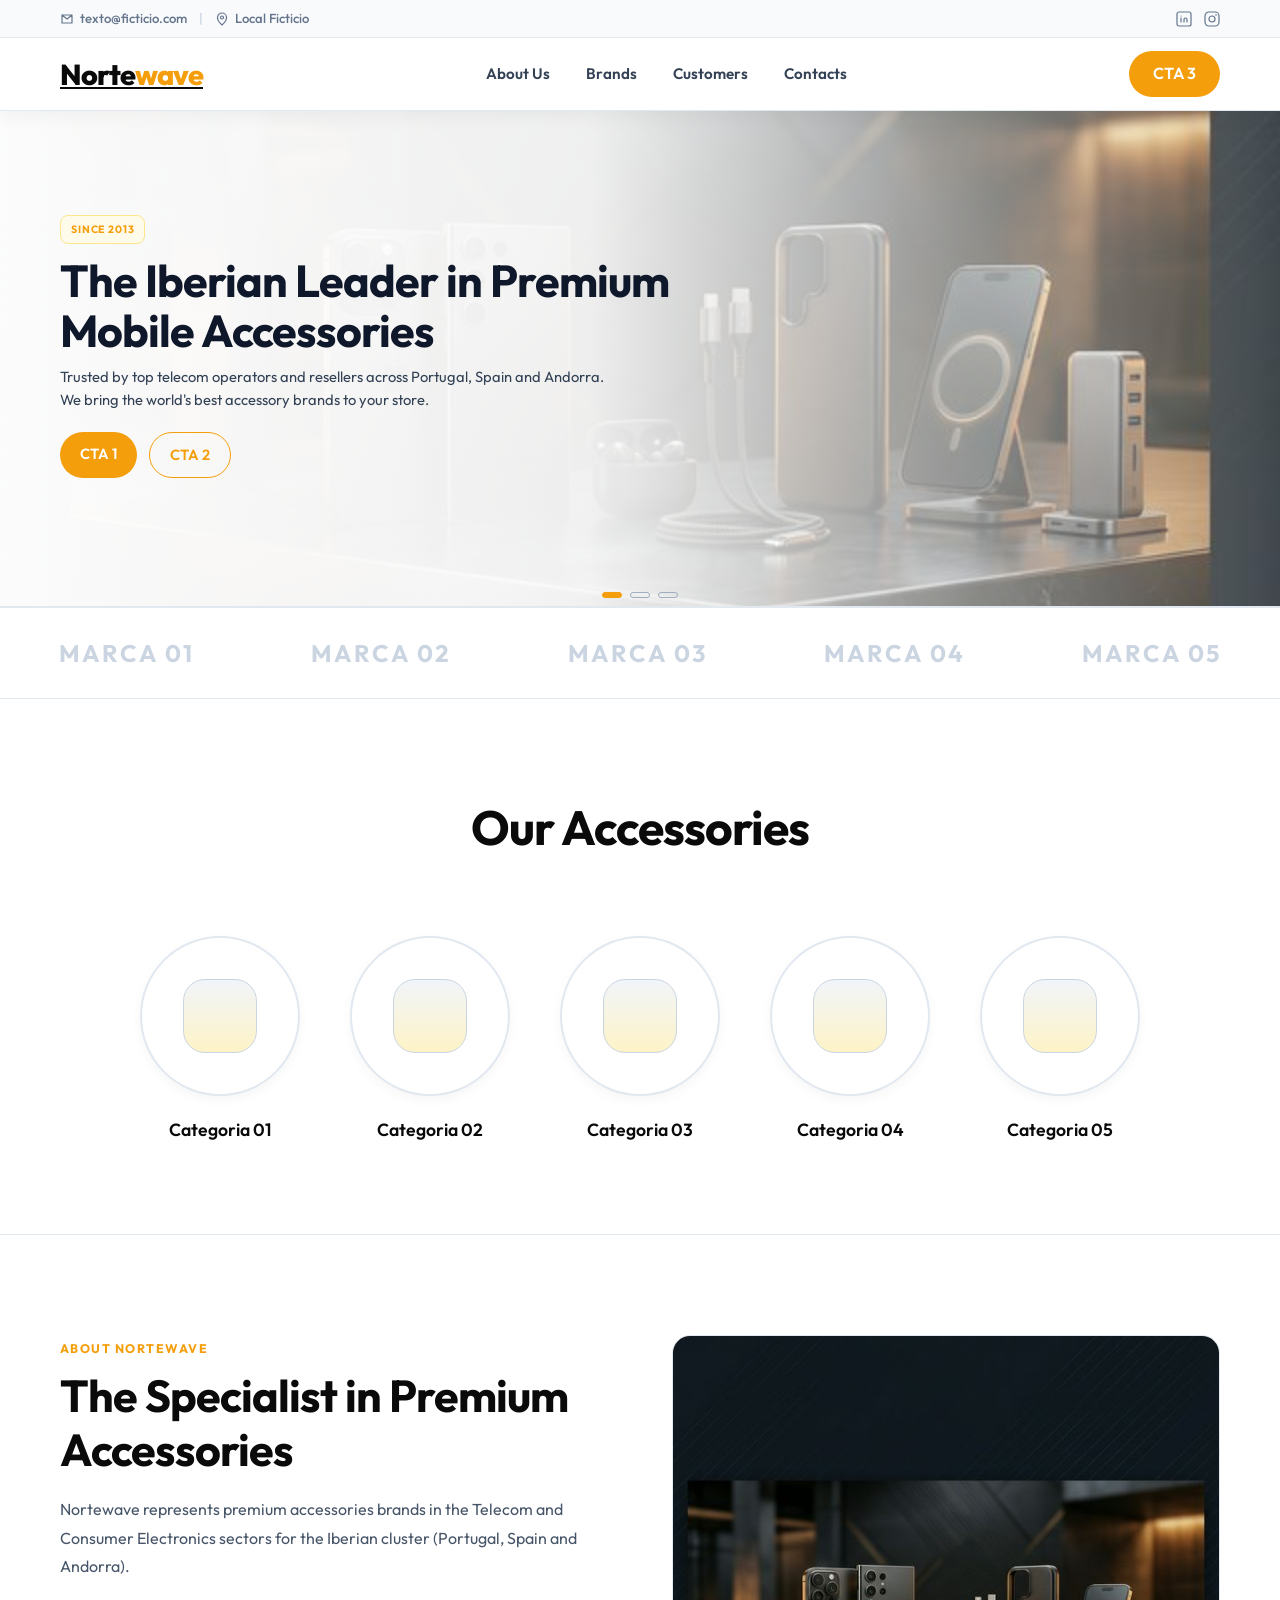
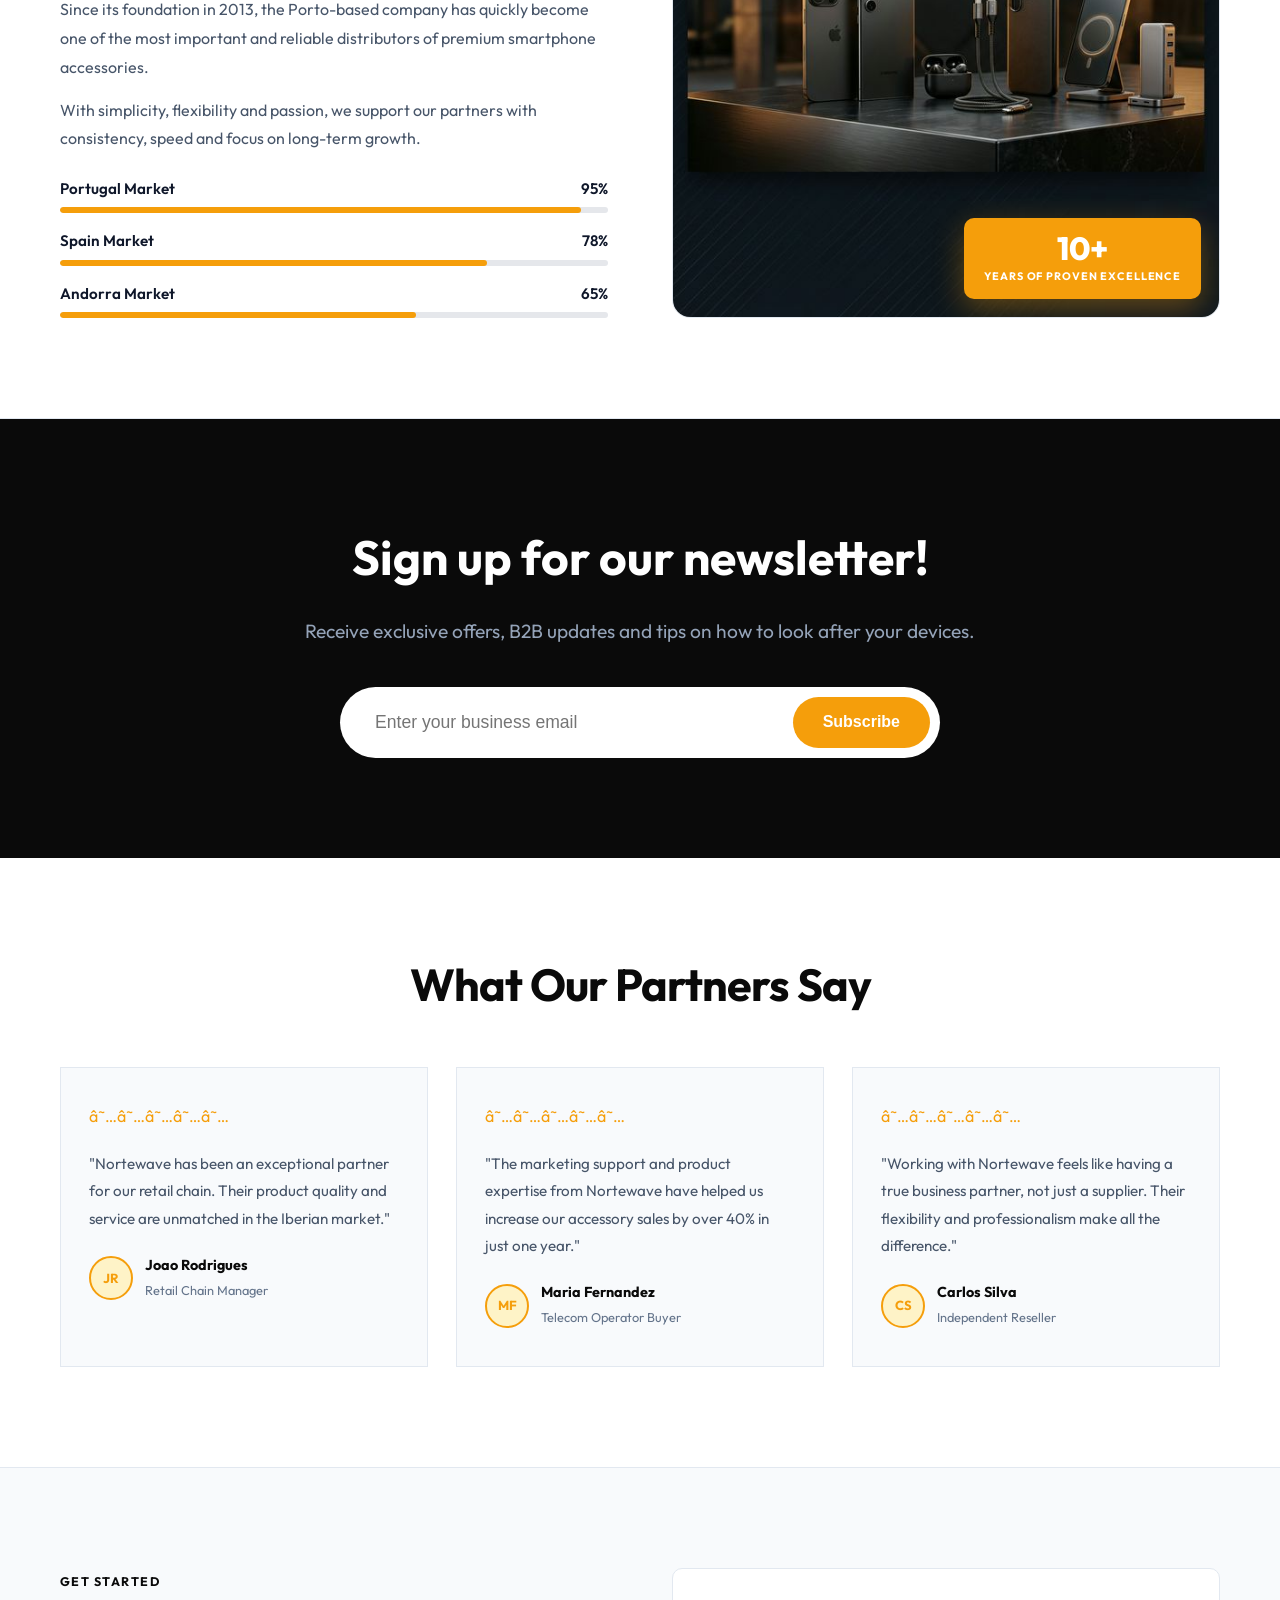
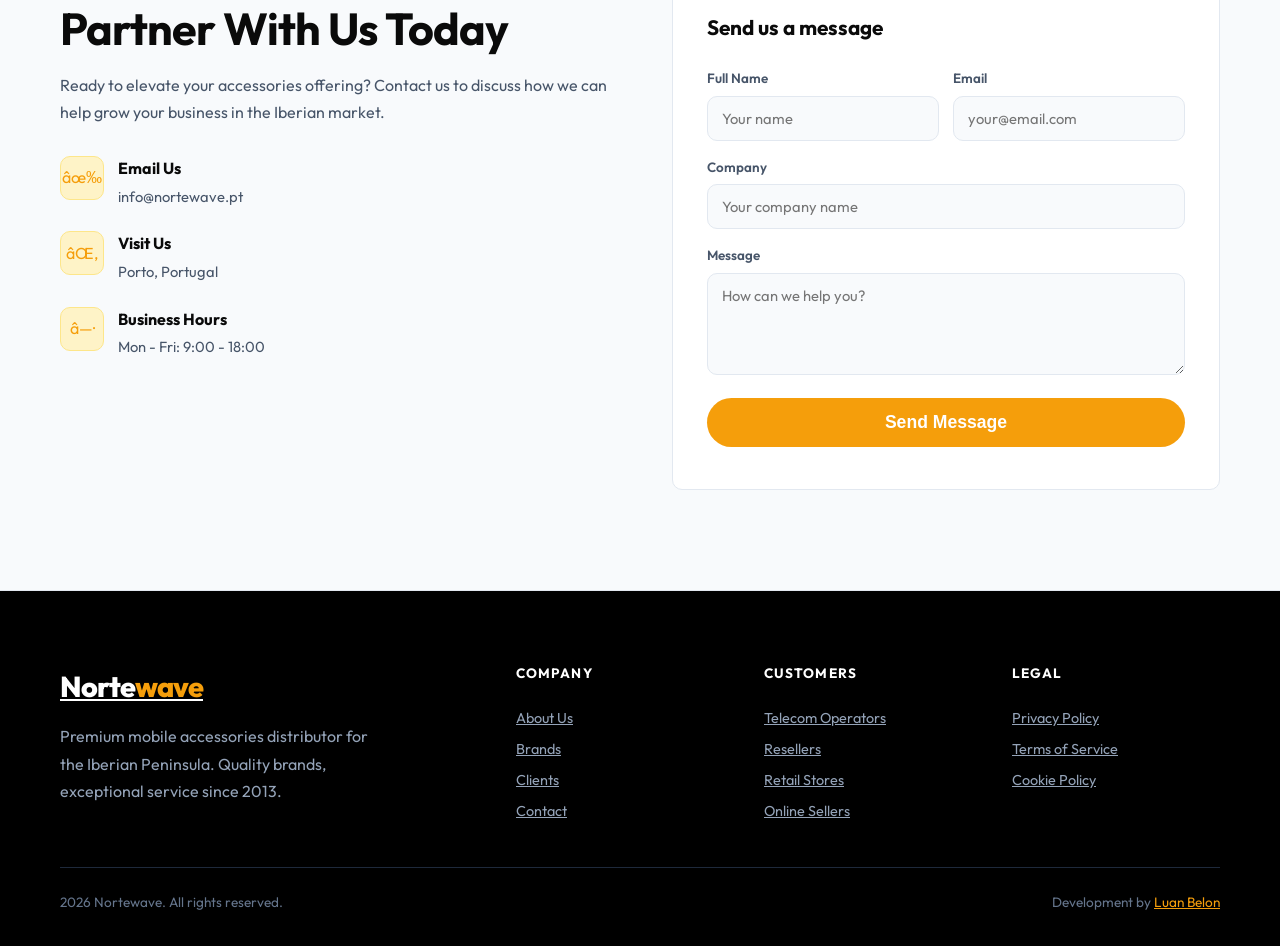
<file: layout-proposta-ppt-2-yellow.html>
﻿<!DOCTYPE html>
<html lang="pt">
<head>
    <meta charset="UTF-8">
    <meta name="viewport" content="width=device-width, initial-scale=1.0">
    <title>Nortewave - Layout Proposta PPT</title>
    <link href="https://fonts.googleapis.com/css2?family=Outfit:wght@400;600;700;800&display=swap" rel="stylesheet">
    <style>
        :root {
            --primary: #f59e0b;
            --dark: #0A0A0A;
            --gray-light: #f5f5f7;
            --text-color: #334155;
            --font: 'Outfit', sans-serif;
        }

        * { margin: 0; padding: 0; box-sizing: border-box; }
        body { font-family: var(--font); color: var(--text-color); line-height: 1.6; background: var(--gray-light); overflow-x: hidden; }
        .container { max-width: 1200px; margin: 0 auto; padding: 0 20px; }

        .btn {
            padding: 14px 28px;
            border-radius: 50px;
            font-weight: 600;
            text-decoration: none;
            display: inline-block;
            transition: 0.3s;
            cursor: pointer;
            border: none;
            font-size: 1.1rem;
        }
        .btn-primary { background: var(--primary); color: white; }
        .btn-primary:hover { background: #d97706; transform: translateY(-2px); }

        /* HEADER (estrutura da versao conversao com cores do bento) */
        .header {
            position: sticky;
            top: 0;
            z-index: 1000;
            box-shadow: 0 4px 20px rgba(0,0,0,0.05);
            background: #fff;
        }
        .header-top {
            background: #f8fafc;
            border-bottom: 1px solid #e2e8f0;
            padding: 8px 0;
        }
        .header-top-content {
            display: flex;
            align-items: center;
            justify-content: space-between;
            gap: 16px;
        }
        .header-contact-info {
            display: flex;
            align-items: center;
            gap: 12px;
            color: #64748b;
            font-size: 0.82rem;
            font-weight: 500;
        }
        .header-info-item {
            display: flex;
            align-items: center;
            gap: 6px;
        }
        .header-divider {
            color: #cbd5e1;
        }
        .header-social {
            display: flex;
            align-items: center;
            gap: 12px;
        }
        .header-social a {
            color: #64748b;
            transition: 0.2s;
            display: inline-flex;
            align-items: center;
            justify-content: center;
        }
        .header-social a:hover {
            color: var(--primary);
        }
        .header-main {
            background: #fff;
            border-bottom: 1px solid #e2e8f0;
        }
        .header-main-content {
            min-height: 72px;
            display: flex;
            align-items: center;
            justify-content: space-between;
            gap: 24px;
        }
        .logo { font-size: 1.8rem; font-weight: 800; color: var(--dark); letter-spacing: -1px; }
        .logo span { color: var(--primary); }
        .nav {
            display: flex;
            align-items: center;
            gap: 36px;
        }
        .nav-link {
            text-decoration: none;
            color: var(--text-color);
            font-weight: 600;
            font-size: 0.95rem;
            transition: 0.2s;
        }
        .nav-link:hover { color: var(--primary); }
        .header-actions {
            display: flex;
            align-items: center;
            gap: 10px;
        }
        .btn-header {
            padding: 10px 24px;
            font-size: 1rem;
        }
        @media (max-width: 900px) {
            .header-top { display: none; }
            .nav { display: none; }
            .header-main-content { min-height: 70px; }
        }

        /* HERO estilo versao-conversao com 3 slides */
        .hero {
            position: relative;
            min-height: 55vh;
            display: flex;
            align-items: center;
            overflow: hidden;
            border-bottom: 1px solid #e2e8f0;
        }
        .hero-bg {
            position: absolute;
            inset: 0;
            z-index: 0;
        }
        .hero-bg img {
            width: 100%;
            height: 100%;
            object-fit: cover;
            object-position: right center;
            opacity: 0.92;
        }
        .hero-bg::after {
            content: "";
            position: absolute;
            inset: 0;
            background: linear-gradient(90deg, rgba(255, 255, 255, 0.985) 0%, rgba(255, 255, 255, 0.92) 46%, rgba(255, 255, 255, 0.14) 100%);
        }
        .hero-inner {
            width: 100%;
            position: relative;
            z-index: 1;
            min-height: 55vh;
            display: flex;
            align-items: center;
            padding-bottom: 24px;
        }
        .hero-slider {
            position: relative;
            width: 100%;
            min-height: 300px;
            max-width: 650px;
        }
        .hero-slide {
            position: absolute;
            inset: 0;
            opacity: 0;
            pointer-events: none;
            transform: translateY(8px);
            transition: opacity 0.45s ease, transform 0.45s ease;
            display: flex;
            flex-direction: column;
            justify-content: center;
        }
        .hero-slide.active {
            opacity: 1;
            pointer-events: auto;
            transform: translateY(0);
        }
        .hero-badge {
            display: inline-block;
            width: fit-content;
            margin-bottom: 12px;
            padding: 5px 10px;
            font-size: 0.66rem;
            font-weight: 700;
            letter-spacing: 0.08em;
            text-transform: uppercase;
            color: var(--primary);
            border: 1px solid #fde68a;
            background: #fffbeb;
            border-radius: 8px;
        }
        .hero h1 {
            font-size: clamp(1.6rem, 4vw, 2.8rem);
            line-height: 1.1;
            letter-spacing: -1px;
            color: #0f172a;
            margin-bottom: 10px;
            max-width: 620px;
        }
        .hero p {
            font-size: 0.92rem;
            color: #334155;
            max-width: 560px;
            margin-bottom: 20px;
            line-height: 1.6;
        }
        .hero-cta {
            display: flex;
            gap: 12px;
            flex-wrap: wrap;
        }
        .hero-dots {
            position: absolute;
            left: 0;
            width: 100%;
            bottom: 8px;
            display: flex;
            justify-content: center;
            gap: 8px;
        }
        .hero-dot {
            width: 20px;
            height: 6px;
            border-radius: 4px;
            border: 1px solid #a0aec0;
            background: transparent;
            cursor: pointer;
            transition: all 0.2s ease;
        }
        .hero-dot.active {
            background: var(--primary);
            border-color: var(--primary);
        }

        .btn-outline {
            border: 1px solid var(--primary);
            color: var(--primary);
            background: transparent;
            padding: 10px 20px;
            font-size: 0.92rem;
        }

        .btn-outline:hover {
            background: var(--primary);
            color: #fff;
        }

        .btn-hero {
            padding: 10px 20px;
            font-size: 0.92rem;
        }
        @media (max-width: 768px) {
            .hero {
                min-height: auto;
                padding: 20px 0;
            }
            .hero-inner {
                min-height: 55vh;
            }
            .hero-slider {
                min-height: 280px;
            }
            .hero h1 { font-size: clamp(1.4rem, 7vw, 2.1rem); }
            .hero p { font-size: 0.88rem; }
            .hero-bg::after {
                background: linear-gradient(90deg, rgba(255, 255, 255, 0.985) 0%, rgba(255, 255, 255, 0.93) 60%, rgba(255, 255, 255, 0.2) 100%);
            }
        }

        /* Slide de marcas (igual ao bento, sem titulo) */
        .clients-section {
            padding: 26px 0;
            border-top: 1px solid #e2e8f0;
            border-bottom: 1px solid #e2e8f0;
            background: #fff;
            overflow: hidden;
        }
        .marquee { display: flex; width: 200%; animation: scroll 20s linear infinite; }
        .marquee-content { display: flex; width: 50%; justify-content: space-around; align-items: center; }
        .marquee-content h3 { font-size: 1.5rem; color: #cbd5e1; text-transform: uppercase; letter-spacing: 2px; font-weight: 700; }
        @keyframes scroll { 0% { transform: translateX(0); } 100% { transform: translateX(-50%); } }

        /* Categorias (igual ao bento) */
        .accessories-section { padding: 90px 0; text-align: center; background: #fff; }
        .accessories-section h2 { font-size: 3rem; margin-bottom: 70px; color: var(--dark); letter-spacing: -1px; }
        .circles-wrapper { display: flex; justify-content: center; gap: 30px; flex-wrap: wrap; }
        .circle-item { display: flex; flex-direction: column; align-items: center; width: 180px; cursor: pointer; }
        .circle-item:hover .circle-img-box { transform: scale(1.05); box-shadow: 0 15px 30px rgba(0,0,0,0.1); border-color: var(--primary); }
        .circle-item:hover h4 { color: var(--primary); }
        .circle-img-box {
            width: 160px;
            height: 160px;
            border-radius: 50%;
            background: #fff;
            border: 2px solid #e2e8f0;
            display: flex;
            align-items: center;
            justify-content: center;
            margin-bottom: 20px;
            transition: all 0.3s ease;
            box-shadow: 0 4px 12px rgba(0,0,0,0.04);
        }
        .circle-core {
            width: 74px;
            height: 74px;
            border-radius: 22px;
            background: linear-gradient(180deg, #f1f5f9 0%, #fef3c7 100%);
            border: 1px solid #cbd5e1;
        }
        .circle-item h4 { font-size: 1.1rem; color: var(--dark); transition: 0.3s; font-weight: 600; }
        @media (max-width: 600px) {
            .accessories-section { padding: 70px 0; }
            .accessories-section h2 { font-size: 2.2rem; margin-bottom: 48px; }
            .circle-item { width: 140px; }
            .circle-img-box { width: 120px; height: 120px; }
            .circle-core { width: 56px; height: 56px; border-radius: 16px; }
        }

        /* Our Core (baseado na versao-conversao) */
        .core-section {
            padding: 90px 0;
            background: #fff;
            border-top: 1px solid #e2e8f0;
        }
        .core-header {
            text-align: center;
            margin-bottom: 56px;
        }
        .core-header h2 {
            font-size: 2.8rem;
            color: var(--dark);
            letter-spacing: -1px;
        }
        .core-grid {
            display: grid;
            grid-template-columns: repeat(4, 1fr);
            gap: 24px;
        }
        .core-card {
            padding: 32px 24px;
            border-left: 3px solid var(--primary);
            background: #f8fafc;
            border-radius: 0;
            transition: all 0.25s ease;
        }
        .core-card:hover {
            transform: translateY(-4px);
            box-shadow: 0 10px 24px rgba(15, 23, 42, 0.08);
        }
        .core-number {
            font-size: 2.4rem;
            line-height: 1;
            font-weight: 800;
            color: var(--primary);
            opacity: 0.28;
            margin-bottom: 12px;
        }
        .core-card h3 {
            font-size: 1.25rem;
            color: var(--dark);
            margin-bottom: 10px;
            font-weight: 700;
        }
        .core-card p {
            font-size: 0.95rem;
            color: #475569;
            line-height: 1.7;
        }
        @media (max-width: 1000px) {
            .core-grid { grid-template-columns: repeat(2, 1fr); }
        }
        @media (max-width: 640px) {
            .core-section { padding: 70px 0; }
            .core-header { margin-bottom: 40px; }
            .core-header h2 { font-size: 2.2rem; }
            .core-grid { grid-template-columns: 1fr; }
        }

        /* Newsletter (igual ao bento) */
        .newsletter-section {
            padding: 100px 0;
            background: var(--dark);
            color: #fff;
            text-align: center;
        }
        .newsletter-section h2 {
            font-size: 3rem;
            margin-bottom: 20px;
        }
        .newsletter-section p {
            margin-bottom: 40px;
            font-size: 1.2rem;
            color: #94a3b8;
        }
        .newsletter-form {
            display: flex;
            justify-content: center;
            max-width: 600px;
            margin: 0 auto;
            gap: 10px;
            background: #fff;
            padding: 10px;
            border-radius: 50px;
        }
        .newsletter-form input {
            flex: 1;
            padding: 15px 25px;
            border: none;
            border-radius: 50px;
            outline: none;
            font-size: 1.1rem;
            color: #333;
        }
        .newsletter-form button {
            padding: 15px 30px;
            border-radius: 50px;
            font-size: 1rem;
        }
        @media (max-width: 600px) {
            .newsletter-section { padding: 70px 0; }
            .newsletter-section h2 { font-size: 2.2rem; }
            .newsletter-section p { font-size: 1rem; margin-bottom: 26px; }
            .newsletter-form {
                flex-direction: column;
                background: transparent;
                padding: 0;
                border-radius: 0;
            }
            .newsletter-form input {
                border-radius: 8px;
            }
            .newsletter-form button {
                border-radius: 8px;
                width: 100%;
            }
        }

        /* Testimonials (versao-conversao) */
        .testimonials {
            padding: 100px 0;
            background: #fff;
        }
        .section-header {
            text-align: center;
            margin-bottom: 56px;
        }
        .section-title {
            font-size: clamp(2rem, 4vw, 2.8rem);
            line-height: 1.2;
            color: var(--dark);
            letter-spacing: -1px;
        }
        .accent-text { color: var(--primary); }
        .section-tag {
            display: inline-block;
            font-size: 0.78rem;
            font-weight: 700;
            letter-spacing: 0.12em;
            text-transform: uppercase;
            color: var(--primary);
            margin-bottom: 10px;
        }
        .testimonials-grid {
            display: grid;
            grid-template-columns: repeat(3, 1fr);
            gap: 28px;
        }
        .testimonial-card {
            background: #f8fafc;
            border: 1px solid #e2e8f0;
            padding: 36px 28px;
            transition: all 0.25s ease;
        }
        .testimonial-card:hover {
            transform: translateY(-4px);
            box-shadow: 0 12px 24px rgba(15, 23, 42, 0.08);
        }
        .testimonial-stars {
            display: flex;
            gap: 2px;
            color: #f59e0b;
            margin-bottom: 20px;
        }
        .testimonial-text {
            color: #475569;
            line-height: 1.8;
            margin-bottom: 22px;
            font-size: 0.95rem;
        }
        .testimonial-author {
            display: flex;
            align-items: center;
            gap: 12px;
        }
        .testimonial-avatar {
            width: 44px;
            height: 44px;
            border-radius: 50%;
            background: #fef3c7;
            color: var(--primary);
            border: 2px solid var(--primary);
            display: flex;
            align-items: center;
            justify-content: center;
            font-weight: 700;
            font-size: 0.82rem;
        }
        .testimonial-author strong { display: block; font-size: 0.9rem; color: var(--dark); }
        .testimonial-author span { font-size: 0.8rem; color: #64748b; }

        /* About Nortewave (versao-conversao) */
        .about-section {
            padding: 100px 0;
            background: #fff;
            border-top: 1px solid #e2e8f0;
            border-bottom: 1px solid #e2e8f0;
        }
        .about-grid {
            display: grid;
            grid-template-columns: 1fr 1fr;
            gap: 64px;
            align-items: stretch;
        }
        .about-media {
            border: 1px solid #e2e8f0;
            border-radius: 18px;
            position: relative;
            overflow: hidden;
            display: flex;
            align-items: center;
            justify-content: center;
            height: 100%;
            min-height: 100%;
        }
        .about-media-img {
            position: absolute;
            inset: 0;
            width: 100%;
            height: 100%;
            object-fit: cover;
        }
        .about-badge {
            position: absolute;
            right: 18px;
            bottom: 18px;
            background: var(--primary);
            color: #ffffff;
            padding: 14px 20px;
            border-radius: 10px;
            z-index: 2;
            min-width: 180px;
            text-align: center;
            box-shadow: 0 10px 30px rgba(245, 158, 11, 0.35);
        }
        .about-badge strong {
            display: block;
            font-size: 2rem;
            line-height: 1;
            font-weight: 800;
        }
        .about-badge span {
            display: block;
            margin-top: 4px;
            font-size: 0.68rem;
            letter-spacing: 0.08em;
            text-transform: uppercase;
            font-weight: 700;
        }
        .about-content .section-title {
            text-align: left;
            margin-bottom: 18px;
            color: #0A0A0A;
        }
        .about-text {
            font-size: 1rem;
            line-height: 1.8;
            color: #475569;
            margin-bottom: 14px;
        }
        .about-progress-list {
            margin-top: 24px;
            display: flex;
            flex-direction: column;
            gap: 16px;
        }
        .progress-item {
            display: flex;
            flex-direction: column;
            gap: 6px;
        }
        .progress-header {
            display: flex;
            justify-content: space-between;
            align-items: center;
            font-size: 0.95rem;
            font-weight: 600;
            color: #0f172a;
        }
        .progress-bar {
            height: 6px;
            background: #e5e7eb;
            border-radius: 999px;
            overflow: hidden;
        }
        .progress-fill {
            height: 100%;
            background: var(--primary);
            border-radius: 999px;
        }
        @media (max-width: 1000px) {
            .about-grid { grid-template-columns: 1fr; gap: 36px; }
        }

        /* Contact / CTA (versao-conversao) */
        .contact-section {
            padding: 100px 0;
            background: #f8fafc;
            border-top: 1px solid #e2e8f0;
            border-bottom: 1px solid #e2e8f0;
        }
        .contact-grid {
            display: grid;
            grid-template-columns: 1fr 1fr;
            gap: 64px;
            align-items: start;
        }
        .contact-info .section-title {
            text-align: left;
            margin-bottom: 16px;
        }
        .contact-text {
            color: #475569;
            line-height: 1.7;
            margin-bottom: 30px;
        }
        .contact-details {
            display: flex;
            flex-direction: column;
            gap: 22px;
        }
        .contact-detail-item {
            display: flex;
            align-items: flex-start;
            gap: 14px;
        }
        .contact-detail-icon {
            width: 44px;
            height: 44px;
            border: 1px solid #fde68a;
            background: #fef3c7;
            color: var(--primary);
            display: flex;
            align-items: center;
            justify-content: center;
            flex-shrink: 0;
            border-radius: 10px;
        }
        .testimonials .section-title,
        .contact-info .section-title,
        .contact-info .section-tag {
            color: #0A0A0A;
        }
        .contact-detail-item strong { display: block; color: var(--dark); margin-bottom: 2px; }
        .contact-detail-item span { color: #475569; font-size: 0.92rem; }
        .contact-form-card {
            background: #fff;
            border: 1px solid #e2e8f0;
            padding: 42px 34px;
            border-radius: 10px;
        }
        .contact-form-card h3 {
            font-size: 1.3rem;
            margin-bottom: 24px;
            color: var(--dark);
        }
        .form-row {
            display: grid;
            grid-template-columns: 1fr 1fr;
            gap: 14px;
        }
        .form-group { margin-bottom: 16px; }
        .form-group label {
            display: block;
            margin-bottom: 6px;
            font-size: 0.84rem;
            font-weight: 600;
            color: #475569;
        }
        .form-group input,
        .form-group textarea {
            width: 100%;
            border: 1px solid #e2e8f0;
            background: #f8fafc;
            padding: 12px 14px;
            font-size: 0.92rem;
            font-family: inherit;
            outline: none;
            border-radius: 10px;
        }
        .form-group input:focus,
        .form-group textarea:focus {
            border-color: var(--primary);
            box-shadow: 0 0 0 3px rgba(245, 158, 11, 0.14);
        }
        .btn-full { width: 100%; }

        /* Footer preto */
        .footer {
            background: #000;
            color: #fff;
            padding: 72px 0 32px;
        }
        .footer-grid {
            display: grid;
            grid-template-columns: 2fr 1fr 1fr 1fr;
            gap: 40px;
            margin-bottom: 40px;
        }
        .footer-brand p {
            margin-top: 14px;
            color: #94a3b8;
            max-width: 320px;
            line-height: 1.7;
        }
        .footer .logo {
            color: #fff;
        }
        .footer .logo span {
            color: var(--primary);
        }
        .footer-links h4 {
            font-size: 0.85rem;
            text-transform: uppercase;
            letter-spacing: 0.08em;
            margin-bottom: 18px;
            color: #fff;
        }
        .footer-links a {
            display: block;
            color: #94a3b8;
            padding: 4px 0;
            font-size: 0.9rem;
        }
        .footer-links a:hover { color: #fff; }
        .footer-bottom {
            border-top: 1px solid #1e293b;
            padding-top: 24px;
            display: flex;
            justify-content: space-between;
            gap: 12px;
            color: #64748b;
            font-size: 0.85rem;
        }
        .footer-credit { color: var(--primary); }

        @media (max-width: 1000px) {
            .testimonials-grid { grid-template-columns: 1fr; }
            .contact-grid { grid-template-columns: 1fr; gap: 40px; }
            .footer-grid { grid-template-columns: 1fr 1fr; }
        }
        @media (max-width: 640px) {
            .form-row { grid-template-columns: 1fr; }
            .footer-grid { grid-template-columns: 1fr; }
            .footer-bottom { flex-direction: column; }
            .contact-form-card { padding: 30px 22px; }
        }
    </style>
</head>
<body>
    <header class="header" id="header">
        <div class="header-top">
            <div class="container">
                <div class="header-top-content">
                    <div class="header-contact-info">
                        <span class="header-info-item">
                            <svg width="14" height="14" viewBox="0 0 14 14" fill="none" aria-hidden="true">
                                <path d="M2 3l5 4 5-4M2 3v8h10V3H2z" stroke="currentColor" stroke-width="1.2" stroke-linecap="round" stroke-linejoin="round"></path>
                            </svg>
                            texto@ficticio.com
                        </span>
                        <span class="header-divider">|</span>
                        <span class="header-info-item">
                            <svg width="14" height="14" viewBox="0 0 14 14" fill="none" aria-hidden="true">
                                <path d="M7 1a4.5 4.5 0 014.5 4.5C11.5 9 7 13 7 13S2.5 9 2.5 5.5A4.5 4.5 0 017 1z" stroke="currentColor" stroke-width="1.2"></path>
                                <circle cx="7" cy="5.5" r="1.5" stroke="currentColor" stroke-width="1.2"></circle>
                            </svg>
                            Local Ficticio
                        </span>
                    </div>
                    <div class="header-social">
                        <a href="#" aria-label="LinkedIn">
                            <svg width="16" height="16" viewBox="0 0 16 16" fill="none">
                                <rect x="1" y="1" width="14" height="14" rx="2" stroke="currentColor" stroke-width="1.2"></rect>
                                <path d="M5 7v4M5 5v.01M8 11V8.5c0-1 .5-1.5 1.5-1.5S11 7.5 11 8.5V11" stroke="currentColor" stroke-width="1.2" stroke-linecap="round"></path>
                            </svg>
                        </a>
                        <a href="#" aria-label="Instagram">
                            <svg width="16" height="16" viewBox="0 0 16 16" fill="none">
                                <rect x="1" y="1" width="14" height="14" rx="4" stroke="currentColor" stroke-width="1.2"></rect>
                                <circle cx="8" cy="8" r="3" stroke="currentColor" stroke-width="1.2"></circle>
                                <circle cx="12" cy="4" r="0.8" fill="currentColor"></circle>
                            </svg>
                        </a>
                    </div>
                </div>
            </div>
        </div>
        <div class="header-main">
            <div class="container">
                <div class="header-main-content">
                    <a href="#" class="logo">Norte<span>wave</span></a>
                    <nav class="nav">
                        <a href="#about" class="nav-link">About Us</a>
                        <a href="#brands" class="nav-link">Brands</a>
                        <a href="#customers" class="nav-link">Customers</a>
                        <a href="#contacts" class="nav-link">Contacts</a>
                    </nav>
                    <div class="header-actions">
                        <a href="#contacts" class="btn btn-primary btn-header">CTA 3</a>
                    </div>
                </div>
            </div>
        </div>
    </header>

    <main>
        <section class="hero">
            <div class="hero-bg" aria-hidden="true">
                <img src="./versao-conversao/img/hero-bg.png" alt="">
            </div>
            <div class="container hero-inner">
                <div class="hero-slider">
                    <article class="hero-slide active">
                        <span class="hero-badge">Since 2013</span>
                        <h1>The Iberian Leader in Premium Mobile Accessories</h1>
                        <p>Trusted by top telecom operators and resellers across Portugal, Spain and Andorra. We bring the world's best accessory brands to your store.</p>
                        <div class="hero-cta">
                            <a href="#contacts" class="btn btn-primary btn-hero">CTA 1</a>
                            <a href="#about" class="btn btn-outline">CTA 2</a>
                        </div>
                    </article>
                    <article class="hero-slide">
                        <span class="hero-badge">B2B Focus</span>
                        <h1>Distribution Excellence for Telecom and Retail</h1>
                        <p>From premium accessories to market-ready support, we help your team scale faster with reliable stock and partner-first operations.</p>
                        <div class="hero-cta">
                            <a href="#contacts" class="btn btn-primary btn-hero">CTA 1</a>
                            <a href="#about" class="btn btn-outline">CTA 2</a>
                        </div>
                    </article>
                    <article class="hero-slide">
                        <span class="hero-badge">Regional Coverage</span>
                        <h1>Premium Brands Backed by Commercial Support</h1>
                        <p>Strengthen your catalog with proven products, clear merchandising, and a partner model designed for consistent sales growth.</p>
                        <div class="hero-cta">
                            <a href="#contacts" class="btn btn-primary btn-hero">CTA 1</a>
                            <a href="#about" class="btn btn-outline">CTA 2</a>
                        </div>
                    </article>
                </div>
                <div class="hero-dots" aria-label="Hero slide navigation">
                    <button class="hero-dot active" type="button" aria-label="Slide 1"></button>
                    <button class="hero-dot" type="button" aria-label="Slide 2"></button>
                    <button class="hero-dot" type="button" aria-label="Slide 3"></button>
                </div>
            </div>
        </section>

        <section class="clients-section" id="brands">
            <div class="marquee">
                <div class="marquee-content">
                    <h3>MARCA 01</h3>
                    <h3>MARCA 02</h3>
                    <h3>MARCA 03</h3>
                    <h3>MARCA 04</h3>
                    <h3>MARCA 05</h3>
                </div>
                <div class="marquee-content">
                    <h3>MARCA 01</h3>
                    <h3>MARCA 02</h3>
                    <h3>MARCA 03</h3>
                    <h3>MARCA 04</h3>
                    <h3>MARCA 05</h3>
                </div>
            </div>
        </section>

        <section class="accessories-section" id="customers">
            <div class="container">
                <h2>Our Accessories</h2>
                <div class="circles-wrapper">
                    <div class="circle-item">
                        <div class="circle-img-box"><div class="circle-core" aria-hidden="true"></div></div>
                        <h4>Categoria 01</h4>
                    </div>
                    <div class="circle-item">
                        <div class="circle-img-box"><div class="circle-core" aria-hidden="true"></div></div>
                        <h4>Categoria 02</h4>
                    </div>
                    <div class="circle-item">
                        <div class="circle-img-box"><div class="circle-core" aria-hidden="true"></div></div>
                        <h4>Categoria 03</h4>
                    </div>
                    <div class="circle-item">
                        <div class="circle-img-box"><div class="circle-core" aria-hidden="true"></div></div>
                        <h4>Categoria 04</h4>
                    </div>
                    <div class="circle-item">
                        <div class="circle-img-box"><div class="circle-core" aria-hidden="true"></div></div>
                        <h4>Categoria 05</h4>
                    </div>
                </div>
            </div>
        </section>

        <section class="about-section" id="about">
            <div class="container">
                <div class="about-grid">
                    <div class="about-content">
                        <span class="section-tag">About Nortewave</span>
                        <h2 class="section-title">The Specialist in Premium Accessories</h2>
                        <p class="about-text">Nortewave represents premium accessories brands in the Telecom and Consumer Electronics sectors for the Iberian cluster (Portugal, Spain and Andorra).</p>
                        <p class="about-text">Since its foundation in 2013, the Porto-based company has quickly become one of the most important and reliable distributors of premium smartphone accessories.</p>
                        <p class="about-text">With simplicity, flexibility and passion, we support our partners with consistency, speed and focus on long-term growth.</p>
                        <div class="about-progress-list">
                            <div class="progress-item">
                                <div class="progress-header"><span>Portugal Market</span><span>95%</span></div>
                                <div class="progress-bar"><div class="progress-fill" style="width: 95%;"></div></div>
                            </div>
                            <div class="progress-item">
                                <div class="progress-header"><span>Spain Market</span><span>78%</span></div>
                                <div class="progress-bar"><div class="progress-fill" style="width: 78%;"></div></div>
                            </div>
                            <div class="progress-item">
                                <div class="progress-header"><span>Andorra Market</span><span>65%</span></div>
                                <div class="progress-bar"><div class="progress-fill" style="width: 65%;"></div></div>
                            </div>
                        </div>
                    </div>
                    <div class="about-media">
                        <img class="about-media-img" src="./versao-conversao/img/hero-bg.png" alt="Nortewave premium accessories">
                        <div class="about-badge">
                            <strong>10+</strong>
                            <span>Years of Proven Excellence</span>
                        </div>
                    </div>
                </div>
            </div>
        </section>

        <section class="newsletter-section">
            <div class="container">
                <h2>Sign up for our newsletter!</h2>
                <p>Receive exclusive offers, B2B updates and tips on how to look after your devices.</p>
                <form class="newsletter-form" onsubmit="event.preventDefault();">
                    <input type="email" placeholder="Enter your business email" required>
                    <button type="submit" class="btn btn-primary">Subscribe</button>
                </form>
            </div>
        </section>

        <section class="testimonials" id="testimonials">
            <div class="container">
                <div class="section-header">
                    <h2 class="section-title">What Our Partners Say</h2>
                </div>
                <div class="testimonials-grid">
                    <article class="testimonial-card">
                        <div class="testimonial-stars">â˜…â˜…â˜…â˜…â˜…</div>
                        <p class="testimonial-text">"Nortewave has been an exceptional partner for our retail chain. Their product quality and service are unmatched in the Iberian market."</p>
                        <div class="testimonial-author">
                            <div class="testimonial-avatar">JR</div>
                            <div><strong>Joao Rodrigues</strong><span>Retail Chain Manager</span></div>
                        </div>
                    </article>
                    <article class="testimonial-card">
                        <div class="testimonial-stars">â˜…â˜…â˜…â˜…â˜…</div>
                        <p class="testimonial-text">"The marketing support and product expertise from Nortewave have helped us increase our accessory sales by over 40% in just one year."</p>
                        <div class="testimonial-author">
                            <div class="testimonial-avatar">MF</div>
                            <div><strong>Maria Fernandez</strong><span>Telecom Operator Buyer</span></div>
                        </div>
                    </article>
                    <article class="testimonial-card">
                        <div class="testimonial-stars">â˜…â˜…â˜…â˜…â˜…</div>
                        <p class="testimonial-text">"Working with Nortewave feels like having a true business partner, not just a supplier. Their flexibility and professionalism make all the difference."</p>
                        <div class="testimonial-author">
                            <div class="testimonial-avatar">CS</div>
                            <div><strong>Carlos Silva</strong><span>Independent Reseller</span></div>
                        </div>
                    </article>
                </div>
            </div>
        </section>

        <section class="contact-section" id="contacts">
            <div class="container">
                <div class="contact-grid">
                    <div class="contact-info">
                        <span class="section-tag">Get Started</span>
                        <h2 class="section-title">Partner With Us Today</h2>
                        <p class="contact-text">Ready to elevate your accessories offering? Contact us to discuss how we can help grow your business in the Iberian market.</p>
                        <div class="contact-details">
                            <div class="contact-detail-item">
                                <div class="contact-detail-icon">âœ‰</div>
                                <div><strong>Email Us</strong><span>info@nortewave.pt</span></div>
                            </div>
                            <div class="contact-detail-item">
                                <div class="contact-detail-icon">âŒ‚</div>
                                <div><strong>Visit Us</strong><span>Porto, Portugal</span></div>
                            </div>
                            <div class="contact-detail-item">
                                <div class="contact-detail-icon">â—·</div>
                                <div><strong>Business Hours</strong><span>Mon - Fri: 9:00 - 18:00</span></div>
                            </div>
                        </div>
                    </div>
                    <div class="contact-form-card">
                        <h3>Send us a message</h3>
                        <form class="contact-form" onsubmit="event.preventDefault();">
                            <div class="form-row">
                                <div class="form-group">
                                    <label for="name">Full Name</label>
                                    <input type="text" id="name" placeholder="Your name" required>
                                </div>
                                <div class="form-group">
                                    <label for="email">Email</label>
                                    <input type="email" id="email" placeholder="your@email.com" required>
                                </div>
                            </div>
                            <div class="form-group">
                                <label for="company">Company</label>
                                <input type="text" id="company" placeholder="Your company name">
                            </div>
                            <div class="form-group">
                                <label for="message">Message</label>
                                <textarea id="message" rows="4" placeholder="How can we help you?" required></textarea>
                            </div>
                            <button type="submit" class="btn btn-primary btn-full">Send Message</button>
                        </form>
                    </div>
                </div>
            </div>
        </section>
    </main>

    <footer class="footer">
        <div class="container">
            <div class="footer-grid">
                <div class="footer-brand">
                    <a href="#" class="logo">Norte<span>wave</span></a>
                    <p>Premium mobile accessories distributor for the Iberian Peninsula. Quality brands, exceptional service since 2013.</p>
                </div>
                <div class="footer-links">
                    <h4>Company</h4>
                    <a href="#about">About Us</a>
                    <a href="#brands">Brands</a>
                    <a href="#testimonials">Clients</a>
                    <a href="#contacts">Contact</a>
                </div>
                <div class="footer-links">
                    <h4>Customers</h4>
                    <a href="#">Telecom Operators</a>
                    <a href="#">Resellers</a>
                    <a href="#">Retail Stores</a>
                    <a href="#">Online Sellers</a>
                </div>
                <div class="footer-links">
                    <h4>Legal</h4>
                    <a href="#">Privacy Policy</a>
                    <a href="#">Terms of Service</a>
                    <a href="#">Cookie Policy</a>
                </div>
            </div>
            <div class="footer-bottom">
                <p>2026 Nortewave. All rights reserved.</p>
                <p>Development by <a href="https://luanbelondev.com" target="_blank" class="footer-credit">Luan Belon</a></p>
            </div>
        </div>
    </footer>

    <script>
        const heroSlides = document.querySelectorAll('.hero-slide');
        const heroDots = document.querySelectorAll('.hero-dot');
        let heroIndex = 0;

        function setHeroSlide(index) {
            heroSlides.forEach((slide, i) => {
                slide.classList.toggle('active', i === index);
            });
            heroDots.forEach((dot, i) => {
                dot.classList.toggle('active', i === index);
            });
            heroIndex = index;
        }

        heroDots.forEach((dot, index) => {
            dot.addEventListener('click', () => setHeroSlide(index));
        });

        setInterval(() => {
            const next = (heroIndex + 1) % heroSlides.length;
            setHeroSlide(next);
        }, 5000);
    </script>
</body>
</html>
</file>
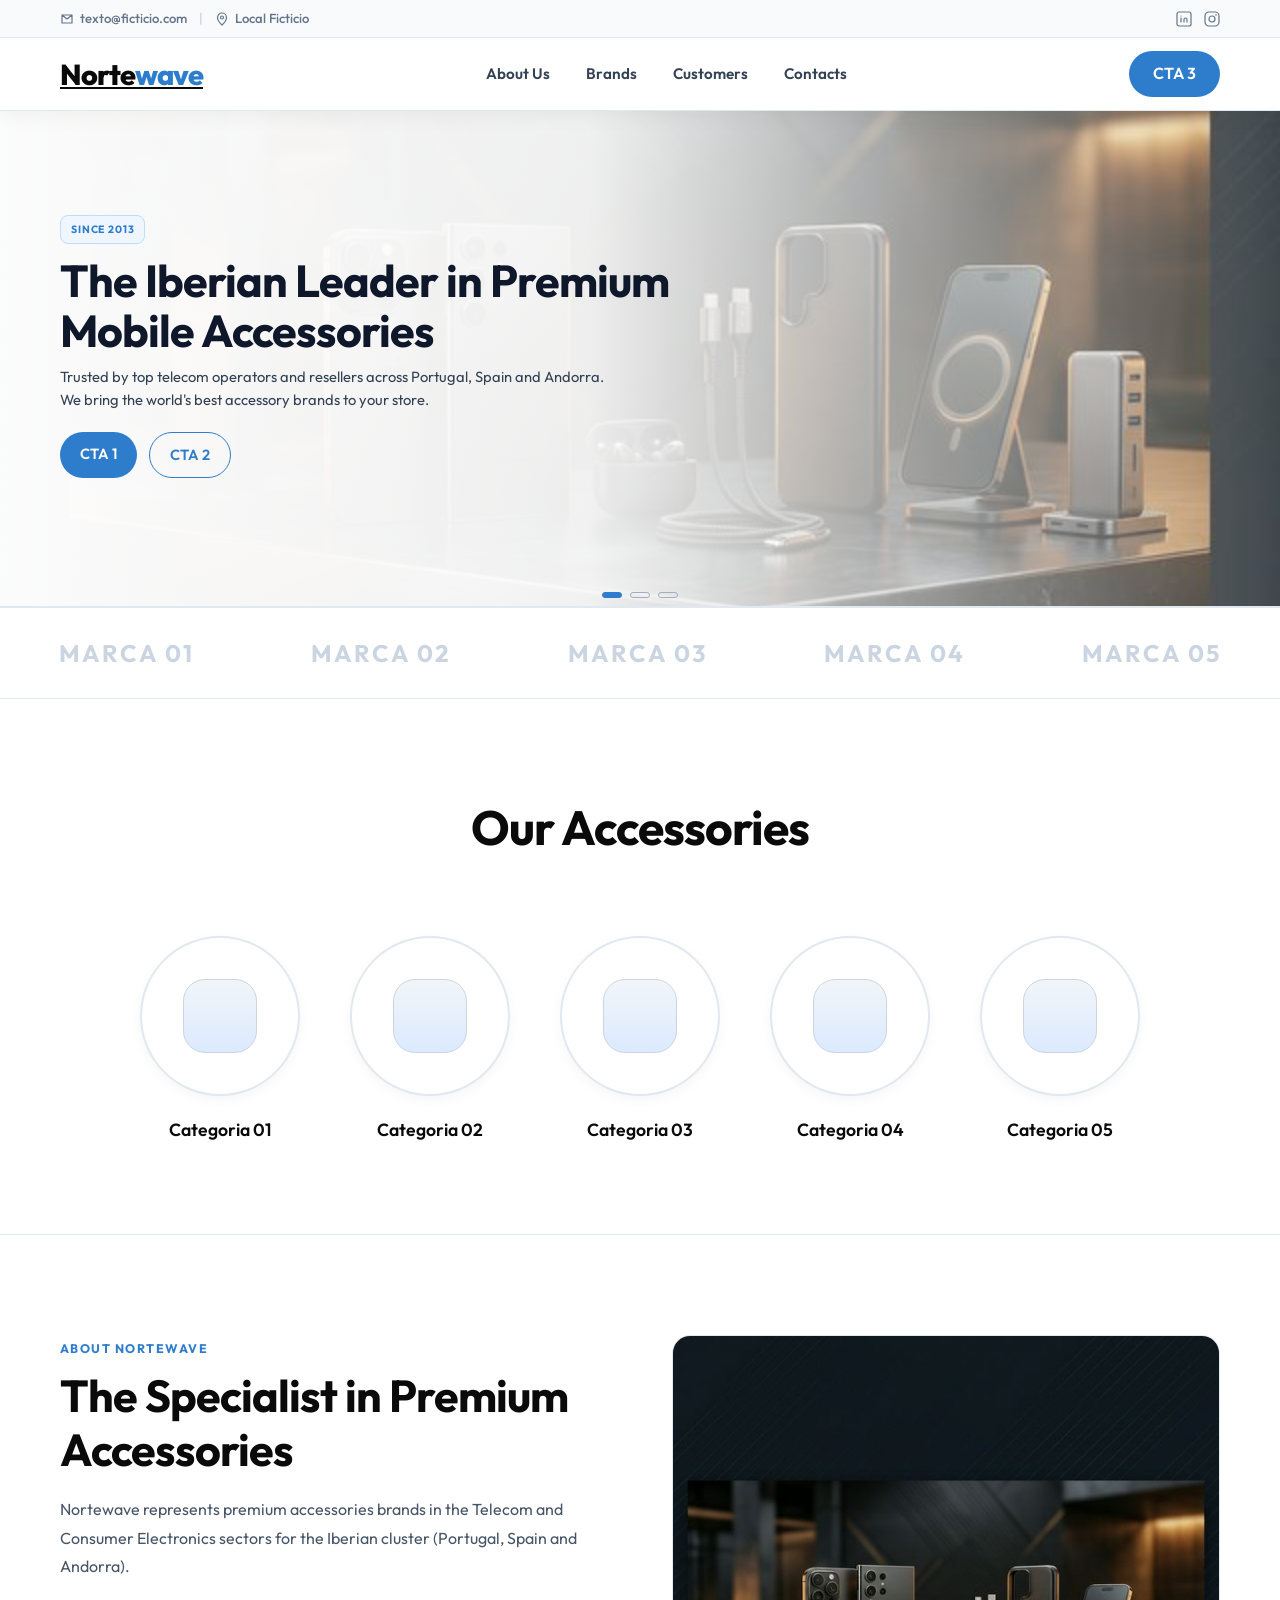
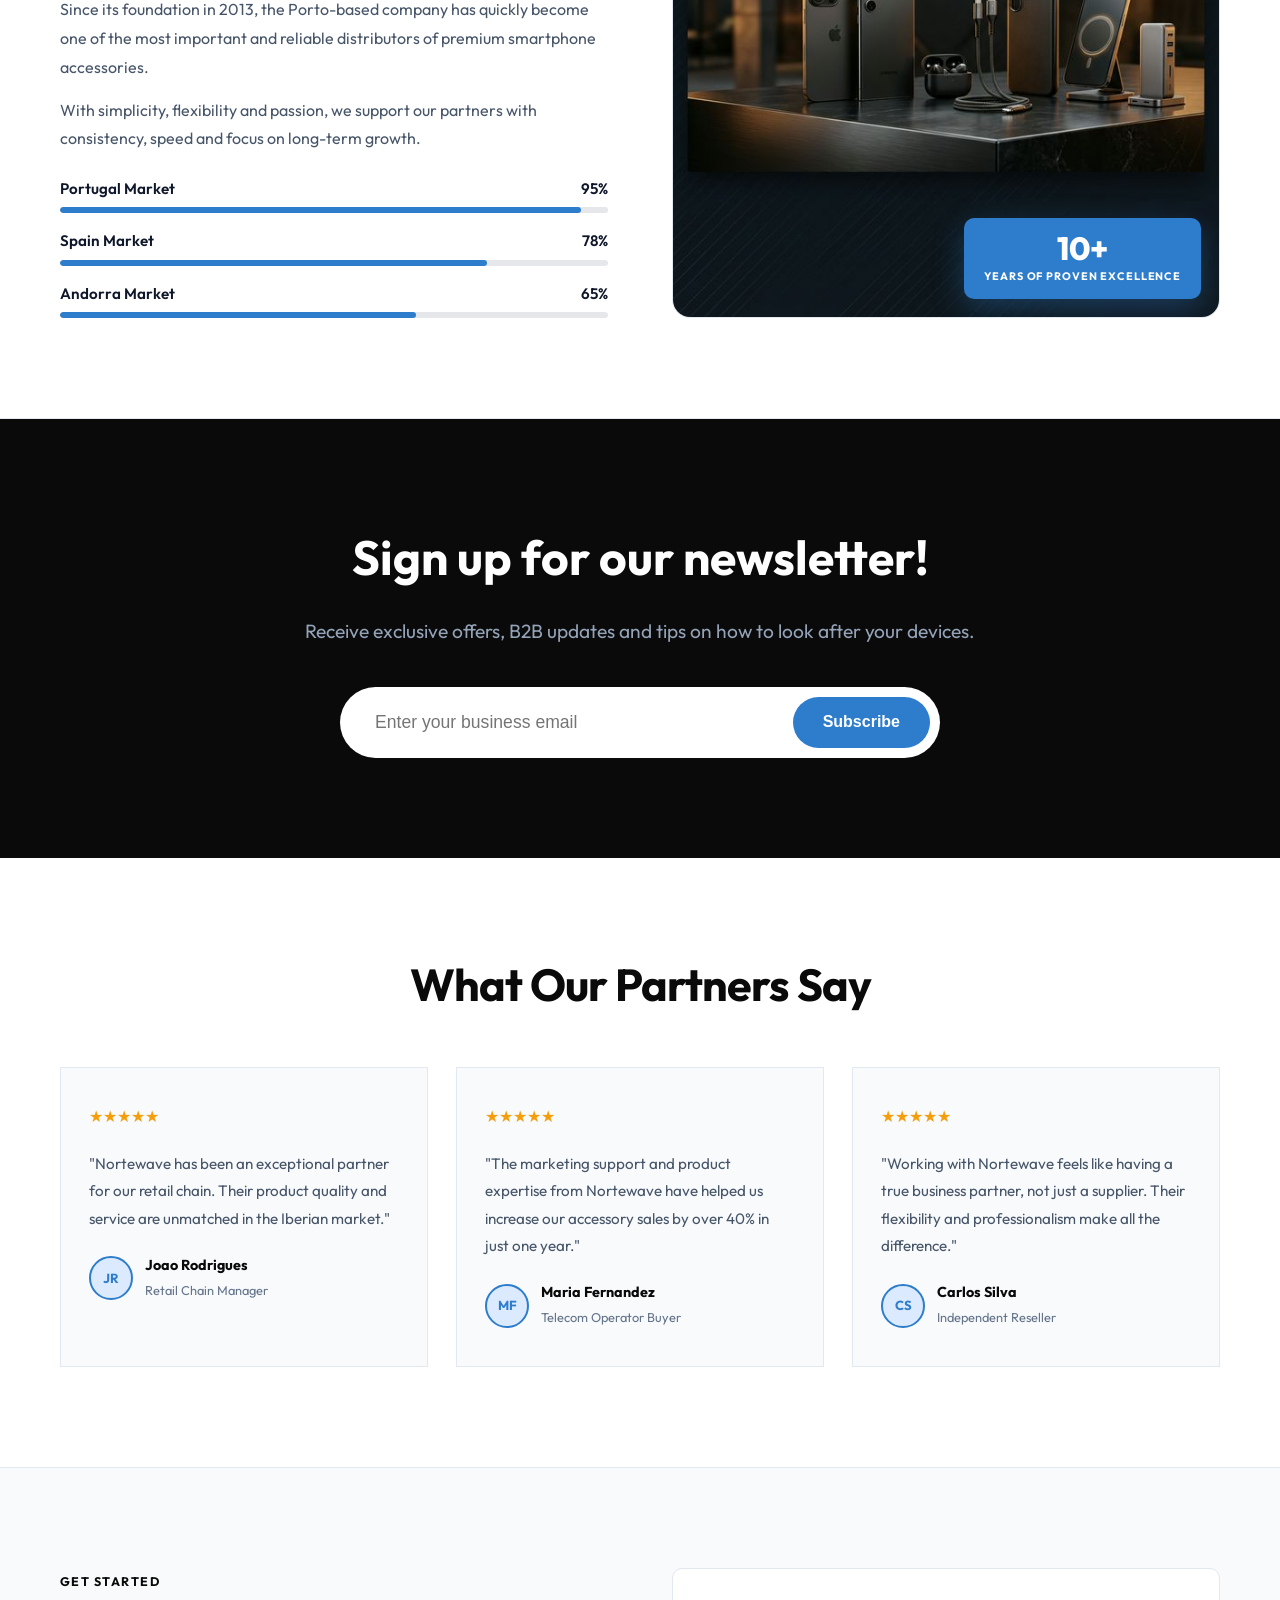
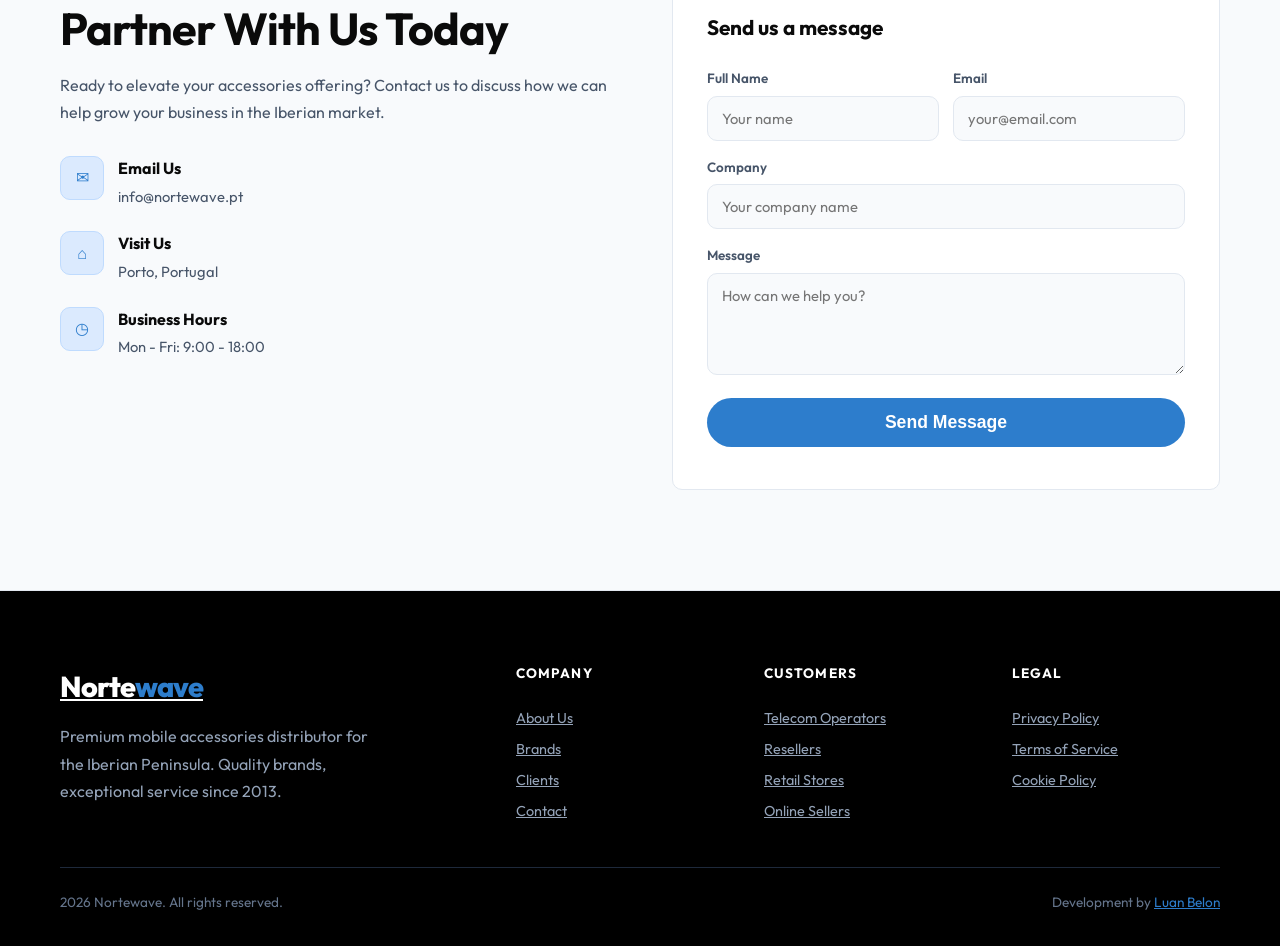
<file: layout-proposta-ppt-2.html>
<!DOCTYPE html>
<html lang="pt">
<head>
    <meta charset="UTF-8">
    <meta name="viewport" content="width=device-width, initial-scale=1.0">
    <title>Nortewave - Layout Proposta PPT</title>
    <link href="https://fonts.googleapis.com/css2?family=Outfit:wght@400;600;700;800&display=swap" rel="stylesheet">
    <style>
        :root {
            --primary: #2D7DCC;
            --dark: #0A0A0A;
            --gray-light: #f5f5f7;
            --text-color: #334155;
            --font: 'Outfit', sans-serif;
        }

        * { margin: 0; padding: 0; box-sizing: border-box; }
        body { font-family: var(--font); color: var(--text-color); line-height: 1.6; background: var(--gray-light); overflow-x: hidden; }
        .container { max-width: 1200px; margin: 0 auto; padding: 0 20px; }

        .btn {
            padding: 14px 28px;
            border-radius: 50px;
            font-weight: 600;
            text-decoration: none;
            display: inline-block;
            transition: 0.3s;
            cursor: pointer;
            border: none;
            font-size: 1.1rem;
        }
        .btn-primary { background: var(--primary); color: white; }
        .btn-primary:hover { background: #1d5f9d; transform: translateY(-2px); }

        /* HEADER (estrutura da versao conversao com cores do bento) */
        .header {
            position: sticky;
            top: 0;
            z-index: 1000;
            box-shadow: 0 4px 20px rgba(0,0,0,0.05);
            background: #fff;
        }
        .header-top {
            background: #f8fafc;
            border-bottom: 1px solid #e2e8f0;
            padding: 8px 0;
        }
        .header-top-content {
            display: flex;
            align-items: center;
            justify-content: space-between;
            gap: 16px;
        }
        .header-contact-info {
            display: flex;
            align-items: center;
            gap: 12px;
            color: #64748b;
            font-size: 0.82rem;
            font-weight: 500;
        }
        .header-info-item {
            display: flex;
            align-items: center;
            gap: 6px;
        }
        .header-divider {
            color: #cbd5e1;
        }
        .header-social {
            display: flex;
            align-items: center;
            gap: 12px;
        }
        .header-social a {
            color: #64748b;
            transition: 0.2s;
            display: inline-flex;
            align-items: center;
            justify-content: center;
        }
        .header-social a:hover {
            color: var(--primary);
        }
        .header-main {
            background: #fff;
            border-bottom: 1px solid #e2e8f0;
        }
        .header-main-content {
            min-height: 72px;
            display: flex;
            align-items: center;
            justify-content: space-between;
            gap: 24px;
        }
        .logo { font-size: 1.8rem; font-weight: 800; color: var(--dark); letter-spacing: -1px; }
        .logo span { color: var(--primary); }
        .nav {
            display: flex;
            align-items: center;
            gap: 36px;
        }
        .nav-link {
            text-decoration: none;
            color: var(--text-color);
            font-weight: 600;
            font-size: 0.95rem;
            transition: 0.2s;
        }
        .nav-link:hover { color: var(--primary); }
        .header-actions {
            display: flex;
            align-items: center;
            gap: 10px;
        }
        .btn-header {
            padding: 10px 24px;
            font-size: 1rem;
        }
        @media (max-width: 900px) {
            .header-top { display: none; }
            .nav { display: none; }
            .header-main-content { min-height: 70px; }
        }

        /* HERO estilo versao-conversao com 3 slides */
        .hero {
            position: relative;
            min-height: 55vh;
            display: flex;
            align-items: center;
            overflow: hidden;
            border-bottom: 1px solid #e2e8f0;
        }
        .hero-bg {
            position: absolute;
            inset: 0;
            z-index: 0;
        }
        .hero-bg img {
            width: 100%;
            height: 100%;
            object-fit: cover;
            object-position: right center;
            opacity: 0.92;
        }
        .hero-bg::after {
            content: "";
            position: absolute;
            inset: 0;
            background: linear-gradient(90deg, rgba(255, 255, 255, 0.985) 0%, rgba(255, 255, 255, 0.92) 46%, rgba(255, 255, 255, 0.14) 100%);
        }
        .hero-inner {
            width: 100%;
            position: relative;
            z-index: 1;
            min-height: 55vh;
            display: flex;
            align-items: center;
            padding-bottom: 24px;
        }
        .hero-slider {
            position: relative;
            width: 100%;
            min-height: 300px;
            max-width: 650px;
        }
        .hero-slide {
            position: absolute;
            inset: 0;
            opacity: 0;
            pointer-events: none;
            transform: translateY(8px);
            transition: opacity 0.45s ease, transform 0.45s ease;
            display: flex;
            flex-direction: column;
            justify-content: center;
        }
        .hero-slide.active {
            opacity: 1;
            pointer-events: auto;
            transform: translateY(0);
        }
        .hero-badge {
            display: inline-block;
            width: fit-content;
            margin-bottom: 12px;
            padding: 5px 10px;
            font-size: 0.66rem;
            font-weight: 700;
            letter-spacing: 0.08em;
            text-transform: uppercase;
            color: var(--primary);
            border: 1px solid #bfdbfe;
            background: #eff6ff;
            border-radius: 8px;
        }
        .hero h1 {
            font-size: clamp(1.6rem, 4vw, 2.8rem);
            line-height: 1.1;
            letter-spacing: -1px;
            color: #0f172a;
            margin-bottom: 10px;
            max-width: 620px;
        }
        .hero p {
            font-size: 0.92rem;
            color: #334155;
            max-width: 560px;
            margin-bottom: 20px;
            line-height: 1.6;
        }
        .hero-cta {
            display: flex;
            gap: 12px;
            flex-wrap: wrap;
        }
        .hero-dots {
            position: absolute;
            left: 0;
            width: 100%;
            bottom: 8px;
            display: flex;
            justify-content: center;
            gap: 8px;
        }
        .hero-dot {
            width: 20px;
            height: 6px;
            border-radius: 4px;
            border: 1px solid #a0aec0;
            background: transparent;
            cursor: pointer;
            transition: all 0.2s ease;
        }
        .hero-dot.active {
            background: var(--primary);
            border-color: var(--primary);
        }

        .btn-outline {
            border: 1px solid var(--primary);
            color: var(--primary);
            background: transparent;
            padding: 10px 20px;
            font-size: 0.92rem;
        }

        .btn-outline:hover {
            background: var(--primary);
            color: #fff;
        }

        .btn-hero {
            padding: 10px 20px;
            font-size: 0.92rem;
        }
        @media (max-width: 768px) {
            .hero {
                min-height: auto;
                padding: 20px 0;
            }
            .hero-inner {
                min-height: 55vh;
            }
            .hero-slider {
                min-height: 280px;
            }
            .hero h1 { font-size: clamp(1.4rem, 7vw, 2.1rem); }
            .hero p { font-size: 0.88rem; }
            .hero-bg::after {
                background: linear-gradient(90deg, rgba(255, 255, 255, 0.985) 0%, rgba(255, 255, 255, 0.93) 60%, rgba(255, 255, 255, 0.2) 100%);
            }
        }

        /* Slide de marcas (igual ao bento, sem titulo) */
        .clients-section {
            padding: 26px 0;
            border-top: 1px solid #e2e8f0;
            border-bottom: 1px solid #e2e8f0;
            background: #fff;
            overflow: hidden;
        }
        .marquee { display: flex; width: 200%; animation: scroll 20s linear infinite; }
        .marquee-content { display: flex; width: 50%; justify-content: space-around; align-items: center; }
        .marquee-content h3 { font-size: 1.5rem; color: #cbd5e1; text-transform: uppercase; letter-spacing: 2px; font-weight: 700; }
        @keyframes scroll { 0% { transform: translateX(0); } 100% { transform: translateX(-50%); } }

        /* Categorias (igual ao bento) */
        .accessories-section { padding: 90px 0; text-align: center; background: #fff; }
        .accessories-section h2 { font-size: 3rem; margin-bottom: 70px; color: var(--dark); letter-spacing: -1px; }
        .circles-wrapper { display: flex; justify-content: center; gap: 30px; flex-wrap: wrap; }
        .circle-item { display: flex; flex-direction: column; align-items: center; width: 180px; cursor: pointer; }
        .circle-item:hover .circle-img-box { transform: scale(1.05); box-shadow: 0 15px 30px rgba(0,0,0,0.1); border-color: var(--primary); }
        .circle-item:hover h4 { color: var(--primary); }
        .circle-img-box {
            width: 160px;
            height: 160px;
            border-radius: 50%;
            background: #fff;
            border: 2px solid #e2e8f0;
            display: flex;
            align-items: center;
            justify-content: center;
            margin-bottom: 20px;
            transition: all 0.3s ease;
            box-shadow: 0 4px 12px rgba(0,0,0,0.04);
        }
        .circle-core {
            width: 74px;
            height: 74px;
            border-radius: 22px;
            background: linear-gradient(180deg, #f1f5f9 0%, #dbeafe 100%);
            border: 1px solid #cbd5e1;
        }
        .circle-item h4 { font-size: 1.1rem; color: var(--dark); transition: 0.3s; font-weight: 600; }
        @media (max-width: 600px) {
            .accessories-section { padding: 70px 0; }
            .accessories-section h2 { font-size: 2.2rem; margin-bottom: 48px; }
            .circle-item { width: 140px; }
            .circle-img-box { width: 120px; height: 120px; }
            .circle-core { width: 56px; height: 56px; border-radius: 16px; }
        }

        /* Our Core (baseado na versao-conversao) */
        .core-section {
            padding: 90px 0;
            background: #fff;
            border-top: 1px solid #e2e8f0;
        }
        .core-header {
            text-align: center;
            margin-bottom: 56px;
        }
        .core-header h2 {
            font-size: 2.8rem;
            color: var(--dark);
            letter-spacing: -1px;
        }
        .core-grid {
            display: grid;
            grid-template-columns: repeat(4, 1fr);
            gap: 24px;
        }
        .core-card {
            padding: 32px 24px;
            border-left: 3px solid var(--primary);
            background: #f8fafc;
            border-radius: 0;
            transition: all 0.25s ease;
        }
        .core-card:hover {
            transform: translateY(-4px);
            box-shadow: 0 10px 24px rgba(15, 23, 42, 0.08);
        }
        .core-number {
            font-size: 2.4rem;
            line-height: 1;
            font-weight: 800;
            color: var(--primary);
            opacity: 0.28;
            margin-bottom: 12px;
        }
        .core-card h3 {
            font-size: 1.25rem;
            color: var(--dark);
            margin-bottom: 10px;
            font-weight: 700;
        }
        .core-card p {
            font-size: 0.95rem;
            color: #475569;
            line-height: 1.7;
        }
        @media (max-width: 1000px) {
            .core-grid { grid-template-columns: repeat(2, 1fr); }
        }
        @media (max-width: 640px) {
            .core-section { padding: 70px 0; }
            .core-header { margin-bottom: 40px; }
            .core-header h2 { font-size: 2.2rem; }
            .core-grid { grid-template-columns: 1fr; }
        }

        /* Newsletter (igual ao bento) */
        .newsletter-section {
            padding: 100px 0;
            background: var(--dark);
            color: #fff;
            text-align: center;
        }
        .newsletter-section h2 {
            font-size: 3rem;
            margin-bottom: 20px;
        }
        .newsletter-section p {
            margin-bottom: 40px;
            font-size: 1.2rem;
            color: #94a3b8;
        }
        .newsletter-form {
            display: flex;
            justify-content: center;
            max-width: 600px;
            margin: 0 auto;
            gap: 10px;
            background: #fff;
            padding: 10px;
            border-radius: 50px;
        }
        .newsletter-form input {
            flex: 1;
            padding: 15px 25px;
            border: none;
            border-radius: 50px;
            outline: none;
            font-size: 1.1rem;
            color: #333;
        }
        .newsletter-form button {
            padding: 15px 30px;
            border-radius: 50px;
            font-size: 1rem;
        }
        @media (max-width: 600px) {
            .newsletter-section { padding: 70px 0; }
            .newsletter-section h2 { font-size: 2.2rem; }
            .newsletter-section p { font-size: 1rem; margin-bottom: 26px; }
            .newsletter-form {
                flex-direction: column;
                background: transparent;
                padding: 0;
                border-radius: 0;
            }
            .newsletter-form input {
                border-radius: 8px;
            }
            .newsletter-form button {
                border-radius: 8px;
                width: 100%;
            }
        }

        /* Testimonials (versao-conversao) */
        .testimonials {
            padding: 100px 0;
            background: #fff;
        }
        .section-header {
            text-align: center;
            margin-bottom: 56px;
        }
        .section-title {
            font-size: clamp(2rem, 4vw, 2.8rem);
            line-height: 1.2;
            color: var(--dark);
            letter-spacing: -1px;
        }
        .accent-text { color: var(--primary); }
        .section-tag {
            display: inline-block;
            font-size: 0.78rem;
            font-weight: 700;
            letter-spacing: 0.12em;
            text-transform: uppercase;
            color: var(--primary);
            margin-bottom: 10px;
        }
        .testimonials-grid {
            display: grid;
            grid-template-columns: repeat(3, 1fr);
            gap: 28px;
        }
        .testimonial-card {
            background: #f8fafc;
            border: 1px solid #e2e8f0;
            padding: 36px 28px;
            transition: all 0.25s ease;
        }
        .testimonial-card:hover {
            transform: translateY(-4px);
            box-shadow: 0 12px 24px rgba(15, 23, 42, 0.08);
        }
        .testimonial-stars {
            display: flex;
            gap: 2px;
            color: #f59e0b;
            margin-bottom: 20px;
        }
        .testimonial-text {
            color: #475569;
            line-height: 1.8;
            margin-bottom: 22px;
            font-size: 0.95rem;
        }
        .testimonial-author {
            display: flex;
            align-items: center;
            gap: 12px;
        }
        .testimonial-avatar {
            width: 44px;
            height: 44px;
            border-radius: 50%;
            background: #dbeafe;
            color: var(--primary);
            border: 2px solid var(--primary);
            display: flex;
            align-items: center;
            justify-content: center;
            font-weight: 700;
            font-size: 0.82rem;
        }
        .testimonial-author strong { display: block; font-size: 0.9rem; color: var(--dark); }
        .testimonial-author span { font-size: 0.8rem; color: #64748b; }

        /* About Nortewave (versao-conversao) */
        .about-section {
            padding: 100px 0;
            background: #fff;
            border-top: 1px solid #e2e8f0;
            border-bottom: 1px solid #e2e8f0;
        }
        .about-grid {
            display: grid;
            grid-template-columns: 1fr 1fr;
            gap: 64px;
            align-items: stretch;
        }
        .about-media {
            border: 1px solid #e2e8f0;
            border-radius: 18px;
            position: relative;
            overflow: hidden;
            display: flex;
            align-items: center;
            justify-content: center;
            height: 100%;
            min-height: 100%;
        }
        .about-media-img {
            position: absolute;
            inset: 0;
            width: 100%;
            height: 100%;
            object-fit: cover;
        }
        .about-badge {
            position: absolute;
            right: 18px;
            bottom: 18px;
            background: var(--primary);
            color: #ffffff;
            padding: 14px 20px;
            border-radius: 10px;
            z-index: 2;
            min-width: 180px;
            text-align: center;
            box-shadow: 0 10px 30px rgba(45, 125, 204, 0.35);
        }
        .about-badge strong {
            display: block;
            font-size: 2rem;
            line-height: 1;
            font-weight: 800;
        }
        .about-badge span {
            display: block;
            margin-top: 4px;
            font-size: 0.68rem;
            letter-spacing: 0.08em;
            text-transform: uppercase;
            font-weight: 700;
        }
        .about-content .section-title {
            text-align: left;
            margin-bottom: 18px;
            color: #0A0A0A;
        }
        .about-text {
            font-size: 1rem;
            line-height: 1.8;
            color: #475569;
            margin-bottom: 14px;
        }
        .about-progress-list {
            margin-top: 24px;
            display: flex;
            flex-direction: column;
            gap: 16px;
        }
        .progress-item {
            display: flex;
            flex-direction: column;
            gap: 6px;
        }
        .progress-header {
            display: flex;
            justify-content: space-between;
            align-items: center;
            font-size: 0.95rem;
            font-weight: 600;
            color: #0f172a;
        }
        .progress-bar {
            height: 6px;
            background: #e5e7eb;
            border-radius: 999px;
            overflow: hidden;
        }
        .progress-fill {
            height: 100%;
            background: var(--primary);
            border-radius: 999px;
        }
        @media (max-width: 1000px) {
            .about-grid { grid-template-columns: 1fr; gap: 36px; }
        }

        /* Contact / CTA (versao-conversao) */
        .contact-section {
            padding: 100px 0;
            background: #f8fafc;
            border-top: 1px solid #e2e8f0;
            border-bottom: 1px solid #e2e8f0;
        }
        .contact-grid {
            display: grid;
            grid-template-columns: 1fr 1fr;
            gap: 64px;
            align-items: start;
        }
        .contact-info .section-title {
            text-align: left;
            margin-bottom: 16px;
        }
        .contact-text {
            color: #475569;
            line-height: 1.7;
            margin-bottom: 30px;
        }
        .contact-details {
            display: flex;
            flex-direction: column;
            gap: 22px;
        }
        .contact-detail-item {
            display: flex;
            align-items: flex-start;
            gap: 14px;
        }
        .contact-detail-icon {
            width: 44px;
            height: 44px;
            border: 1px solid #bfdbfe;
            background: #dbeafe;
            color: var(--primary);
            display: flex;
            align-items: center;
            justify-content: center;
            flex-shrink: 0;
            border-radius: 10px;
        }
        .testimonials .section-title,
        .contact-info .section-title,
        .contact-info .section-tag {
            color: #0A0A0A;
        }
        .contact-detail-item strong { display: block; color: var(--dark); margin-bottom: 2px; }
        .contact-detail-item span { color: #475569; font-size: 0.92rem; }
        .contact-form-card {
            background: #fff;
            border: 1px solid #e2e8f0;
            padding: 42px 34px;
            border-radius: 10px;
        }
        .contact-form-card h3 {
            font-size: 1.3rem;
            margin-bottom: 24px;
            color: var(--dark);
        }
        .form-row {
            display: grid;
            grid-template-columns: 1fr 1fr;
            gap: 14px;
        }
        .form-group { margin-bottom: 16px; }
        .form-group label {
            display: block;
            margin-bottom: 6px;
            font-size: 0.84rem;
            font-weight: 600;
            color: #475569;
        }
        .form-group input,
        .form-group textarea {
            width: 100%;
            border: 1px solid #e2e8f0;
            background: #f8fafc;
            padding: 12px 14px;
            font-size: 0.92rem;
            font-family: inherit;
            outline: none;
            border-radius: 10px;
        }
        .form-group input:focus,
        .form-group textarea:focus {
            border-color: var(--primary);
            box-shadow: 0 0 0 3px rgba(45, 125, 204, 0.14);
        }
        .btn-full { width: 100%; }

        /* Footer preto */
        .footer {
            background: #000;
            color: #fff;
            padding: 72px 0 32px;
        }
        .footer-grid {
            display: grid;
            grid-template-columns: 2fr 1fr 1fr 1fr;
            gap: 40px;
            margin-bottom: 40px;
        }
        .footer-brand p {
            margin-top: 14px;
            color: #94a3b8;
            max-width: 320px;
            line-height: 1.7;
        }
        .footer .logo {
            color: #fff;
        }
        .footer .logo span {
            color: var(--primary);
        }
        .footer-links h4 {
            font-size: 0.85rem;
            text-transform: uppercase;
            letter-spacing: 0.08em;
            margin-bottom: 18px;
            color: #fff;
        }
        .footer-links a {
            display: block;
            color: #94a3b8;
            padding: 4px 0;
            font-size: 0.9rem;
        }
        .footer-links a:hover { color: #fff; }
        .footer-bottom {
            border-top: 1px solid #1e293b;
            padding-top: 24px;
            display: flex;
            justify-content: space-between;
            gap: 12px;
            color: #64748b;
            font-size: 0.85rem;
        }
        .footer-credit { color: var(--primary); }

        @media (max-width: 1000px) {
            .testimonials-grid { grid-template-columns: 1fr; }
            .contact-grid { grid-template-columns: 1fr; gap: 40px; }
            .footer-grid { grid-template-columns: 1fr 1fr; }
        }
        @media (max-width: 640px) {
            .form-row { grid-template-columns: 1fr; }
            .footer-grid { grid-template-columns: 1fr; }
            .footer-bottom { flex-direction: column; }
            .contact-form-card { padding: 30px 22px; }
        }
    </style>
</head>
<body>
    <header class="header" id="header">
        <div class="header-top">
            <div class="container">
                <div class="header-top-content">
                    <div class="header-contact-info">
                        <span class="header-info-item">
                            <svg width="14" height="14" viewBox="0 0 14 14" fill="none" aria-hidden="true">
                                <path d="M2 3l5 4 5-4M2 3v8h10V3H2z" stroke="currentColor" stroke-width="1.2" stroke-linecap="round" stroke-linejoin="round"></path>
                            </svg>
                            texto@ficticio.com
                        </span>
                        <span class="header-divider">|</span>
                        <span class="header-info-item">
                            <svg width="14" height="14" viewBox="0 0 14 14" fill="none" aria-hidden="true">
                                <path d="M7 1a4.5 4.5 0 014.5 4.5C11.5 9 7 13 7 13S2.5 9 2.5 5.5A4.5 4.5 0 017 1z" stroke="currentColor" stroke-width="1.2"></path>
                                <circle cx="7" cy="5.5" r="1.5" stroke="currentColor" stroke-width="1.2"></circle>
                            </svg>
                            Local Ficticio
                        </span>
                    </div>
                    <div class="header-social">
                        <a href="#" aria-label="LinkedIn">
                            <svg width="16" height="16" viewBox="0 0 16 16" fill="none">
                                <rect x="1" y="1" width="14" height="14" rx="2" stroke="currentColor" stroke-width="1.2"></rect>
                                <path d="M5 7v4M5 5v.01M8 11V8.5c0-1 .5-1.5 1.5-1.5S11 7.5 11 8.5V11" stroke="currentColor" stroke-width="1.2" stroke-linecap="round"></path>
                            </svg>
                        </a>
                        <a href="#" aria-label="Instagram">
                            <svg width="16" height="16" viewBox="0 0 16 16" fill="none">
                                <rect x="1" y="1" width="14" height="14" rx="4" stroke="currentColor" stroke-width="1.2"></rect>
                                <circle cx="8" cy="8" r="3" stroke="currentColor" stroke-width="1.2"></circle>
                                <circle cx="12" cy="4" r="0.8" fill="currentColor"></circle>
                            </svg>
                        </a>
                    </div>
                </div>
            </div>
        </div>
        <div class="header-main">
            <div class="container">
                <div class="header-main-content">
                    <a href="#" class="logo">Norte<span>wave</span></a>
                    <nav class="nav">
                        <a href="#about" class="nav-link">About Us</a>
                        <a href="#brands" class="nav-link">Brands</a>
                        <a href="#customers" class="nav-link">Customers</a>
                        <a href="#contacts" class="nav-link">Contacts</a>
                    </nav>
                    <div class="header-actions">
                        <a href="#contacts" class="btn btn-primary btn-header">CTA 3</a>
                    </div>
                </div>
            </div>
        </div>
    </header>

    <main>
        <section class="hero">
            <div class="hero-bg" aria-hidden="true">
                <img src="./versao-conversao/img/hero-bg.png" alt="">
            </div>
            <div class="container hero-inner">
                <div class="hero-slider">
                    <article class="hero-slide active">
                        <span class="hero-badge">Since 2013</span>
                        <h1>The Iberian Leader in Premium Mobile Accessories</h1>
                        <p>Trusted by top telecom operators and resellers across Portugal, Spain and Andorra. We bring the world's best accessory brands to your store.</p>
                        <div class="hero-cta">
                            <a href="#contacts" class="btn btn-primary btn-hero">CTA 1</a>
                            <a href="#about" class="btn btn-outline">CTA 2</a>
                        </div>
                    </article>
                    <article class="hero-slide">
                        <span class="hero-badge">B2B Focus</span>
                        <h1>Distribution Excellence for Telecom and Retail</h1>
                        <p>From premium accessories to market-ready support, we help your team scale faster with reliable stock and partner-first operations.</p>
                        <div class="hero-cta">
                            <a href="#contacts" class="btn btn-primary btn-hero">CTA 1</a>
                            <a href="#about" class="btn btn-outline">CTA 2</a>
                        </div>
                    </article>
                    <article class="hero-slide">
                        <span class="hero-badge">Regional Coverage</span>
                        <h1>Premium Brands Backed by Commercial Support</h1>
                        <p>Strengthen your catalog with proven products, clear merchandising, and a partner model designed for consistent sales growth.</p>
                        <div class="hero-cta">
                            <a href="#contacts" class="btn btn-primary btn-hero">CTA 1</a>
                            <a href="#about" class="btn btn-outline">CTA 2</a>
                        </div>
                    </article>
                </div>
                <div class="hero-dots" aria-label="Hero slide navigation">
                    <button class="hero-dot active" type="button" aria-label="Slide 1"></button>
                    <button class="hero-dot" type="button" aria-label="Slide 2"></button>
                    <button class="hero-dot" type="button" aria-label="Slide 3"></button>
                </div>
            </div>
        </section>

        <section class="clients-section" id="brands">
            <div class="marquee">
                <div class="marquee-content">
                    <h3>MARCA 01</h3>
                    <h3>MARCA 02</h3>
                    <h3>MARCA 03</h3>
                    <h3>MARCA 04</h3>
                    <h3>MARCA 05</h3>
                </div>
                <div class="marquee-content">
                    <h3>MARCA 01</h3>
                    <h3>MARCA 02</h3>
                    <h3>MARCA 03</h3>
                    <h3>MARCA 04</h3>
                    <h3>MARCA 05</h3>
                </div>
            </div>
        </section>

        <section class="accessories-section" id="customers">
            <div class="container">
                <h2>Our Accessories</h2>
                <div class="circles-wrapper">
                    <div class="circle-item">
                        <div class="circle-img-box"><div class="circle-core" aria-hidden="true"></div></div>
                        <h4>Categoria 01</h4>
                    </div>
                    <div class="circle-item">
                        <div class="circle-img-box"><div class="circle-core" aria-hidden="true"></div></div>
                        <h4>Categoria 02</h4>
                    </div>
                    <div class="circle-item">
                        <div class="circle-img-box"><div class="circle-core" aria-hidden="true"></div></div>
                        <h4>Categoria 03</h4>
                    </div>
                    <div class="circle-item">
                        <div class="circle-img-box"><div class="circle-core" aria-hidden="true"></div></div>
                        <h4>Categoria 04</h4>
                    </div>
                    <div class="circle-item">
                        <div class="circle-img-box"><div class="circle-core" aria-hidden="true"></div></div>
                        <h4>Categoria 05</h4>
                    </div>
                </div>
            </div>
        </section>

        <section class="about-section" id="about">
            <div class="container">
                <div class="about-grid">
                    <div class="about-content">
                        <span class="section-tag">About Nortewave</span>
                        <h2 class="section-title">The Specialist in Premium Accessories</h2>
                        <p class="about-text">Nortewave represents premium accessories brands in the Telecom and Consumer Electronics sectors for the Iberian cluster (Portugal, Spain and Andorra).</p>
                        <p class="about-text">Since its foundation in 2013, the Porto-based company has quickly become one of the most important and reliable distributors of premium smartphone accessories.</p>
                        <p class="about-text">With simplicity, flexibility and passion, we support our partners with consistency, speed and focus on long-term growth.</p>
                        <div class="about-progress-list">
                            <div class="progress-item">
                                <div class="progress-header"><span>Portugal Market</span><span>95%</span></div>
                                <div class="progress-bar"><div class="progress-fill" style="width: 95%;"></div></div>
                            </div>
                            <div class="progress-item">
                                <div class="progress-header"><span>Spain Market</span><span>78%</span></div>
                                <div class="progress-bar"><div class="progress-fill" style="width: 78%;"></div></div>
                            </div>
                            <div class="progress-item">
                                <div class="progress-header"><span>Andorra Market</span><span>65%</span></div>
                                <div class="progress-bar"><div class="progress-fill" style="width: 65%;"></div></div>
                            </div>
                        </div>
                    </div>
                    <div class="about-media">
                        <img class="about-media-img" src="./versao-conversao/img/hero-bg.png" alt="Nortewave premium accessories">
                        <div class="about-badge">
                            <strong>10+</strong>
                            <span>Years of Proven Excellence</span>
                        </div>
                    </div>
                </div>
            </div>
        </section>

        <section class="newsletter-section">
            <div class="container">
                <h2>Sign up for our newsletter!</h2>
                <p>Receive exclusive offers, B2B updates and tips on how to look after your devices.</p>
                <form class="newsletter-form" onsubmit="event.preventDefault();">
                    <input type="email" placeholder="Enter your business email" required>
                    <button type="submit" class="btn btn-primary">Subscribe</button>
                </form>
            </div>
        </section>

        <section class="testimonials" id="testimonials">
            <div class="container">
                <div class="section-header">
                    <h2 class="section-title">What Our Partners Say</h2>
                </div>
                <div class="testimonials-grid">
                    <article class="testimonial-card">
                        <div class="testimonial-stars">★★★★★</div>
                        <p class="testimonial-text">"Nortewave has been an exceptional partner for our retail chain. Their product quality and service are unmatched in the Iberian market."</p>
                        <div class="testimonial-author">
                            <div class="testimonial-avatar">JR</div>
                            <div><strong>Joao Rodrigues</strong><span>Retail Chain Manager</span></div>
                        </div>
                    </article>
                    <article class="testimonial-card">
                        <div class="testimonial-stars">★★★★★</div>
                        <p class="testimonial-text">"The marketing support and product expertise from Nortewave have helped us increase our accessory sales by over 40% in just one year."</p>
                        <div class="testimonial-author">
                            <div class="testimonial-avatar">MF</div>
                            <div><strong>Maria Fernandez</strong><span>Telecom Operator Buyer</span></div>
                        </div>
                    </article>
                    <article class="testimonial-card">
                        <div class="testimonial-stars">★★★★★</div>
                        <p class="testimonial-text">"Working with Nortewave feels like having a true business partner, not just a supplier. Their flexibility and professionalism make all the difference."</p>
                        <div class="testimonial-author">
                            <div class="testimonial-avatar">CS</div>
                            <div><strong>Carlos Silva</strong><span>Independent Reseller</span></div>
                        </div>
                    </article>
                </div>
            </div>
        </section>

        <section class="contact-section" id="contacts">
            <div class="container">
                <div class="contact-grid">
                    <div class="contact-info">
                        <span class="section-tag">Get Started</span>
                        <h2 class="section-title">Partner With Us Today</h2>
                        <p class="contact-text">Ready to elevate your accessories offering? Contact us to discuss how we can help grow your business in the Iberian market.</p>
                        <div class="contact-details">
                            <div class="contact-detail-item">
                                <div class="contact-detail-icon">✉</div>
                                <div><strong>Email Us</strong><span>info@nortewave.pt</span></div>
                            </div>
                            <div class="contact-detail-item">
                                <div class="contact-detail-icon">⌂</div>
                                <div><strong>Visit Us</strong><span>Porto, Portugal</span></div>
                            </div>
                            <div class="contact-detail-item">
                                <div class="contact-detail-icon">◷</div>
                                <div><strong>Business Hours</strong><span>Mon - Fri: 9:00 - 18:00</span></div>
                            </div>
                        </div>
                    </div>
                    <div class="contact-form-card">
                        <h3>Send us a message</h3>
                        <form class="contact-form" onsubmit="event.preventDefault();">
                            <div class="form-row">
                                <div class="form-group">
                                    <label for="name">Full Name</label>
                                    <input type="text" id="name" placeholder="Your name" required>
                                </div>
                                <div class="form-group">
                                    <label for="email">Email</label>
                                    <input type="email" id="email" placeholder="your@email.com" required>
                                </div>
                            </div>
                            <div class="form-group">
                                <label for="company">Company</label>
                                <input type="text" id="company" placeholder="Your company name">
                            </div>
                            <div class="form-group">
                                <label for="message">Message</label>
                                <textarea id="message" rows="4" placeholder="How can we help you?" required></textarea>
                            </div>
                            <button type="submit" class="btn btn-primary btn-full">Send Message</button>
                        </form>
                    </div>
                </div>
            </div>
        </section>
    </main>

    <footer class="footer">
        <div class="container">
            <div class="footer-grid">
                <div class="footer-brand">
                    <a href="#" class="logo">Norte<span>wave</span></a>
                    <p>Premium mobile accessories distributor for the Iberian Peninsula. Quality brands, exceptional service since 2013.</p>
                </div>
                <div class="footer-links">
                    <h4>Company</h4>
                    <a href="#about">About Us</a>
                    <a href="#brands">Brands</a>
                    <a href="#testimonials">Clients</a>
                    <a href="#contacts">Contact</a>
                </div>
                <div class="footer-links">
                    <h4>Customers</h4>
                    <a href="#">Telecom Operators</a>
                    <a href="#">Resellers</a>
                    <a href="#">Retail Stores</a>
                    <a href="#">Online Sellers</a>
                </div>
                <div class="footer-links">
                    <h4>Legal</h4>
                    <a href="#">Privacy Policy</a>
                    <a href="#">Terms of Service</a>
                    <a href="#">Cookie Policy</a>
                </div>
            </div>
            <div class="footer-bottom">
                <p>2026 Nortewave. All rights reserved.</p>
                <p>Development by <a href="https://luanbelondev.com" target="_blank" class="footer-credit">Luan Belon</a></p>
            </div>
        </div>
    </footer>

    <script>
        const heroSlides = document.querySelectorAll('.hero-slide');
        const heroDots = document.querySelectorAll('.hero-dot');
        let heroIndex = 0;

        function setHeroSlide(index) {
            heroSlides.forEach((slide, i) => {
                slide.classList.toggle('active', i === index);
            });
            heroDots.forEach((dot, i) => {
                dot.classList.toggle('active', i === index);
            });
            heroIndex = index;
        }

        heroDots.forEach((dot, index) => {
            dot.addEventListener('click', () => setHeroSlide(index));
        });

        setInterval(() => {
            const next = (heroIndex + 1) % heroSlides.length;
            setHeroSlide(next);
        }, 5000);
    </script>
</body>
</html>
</file>
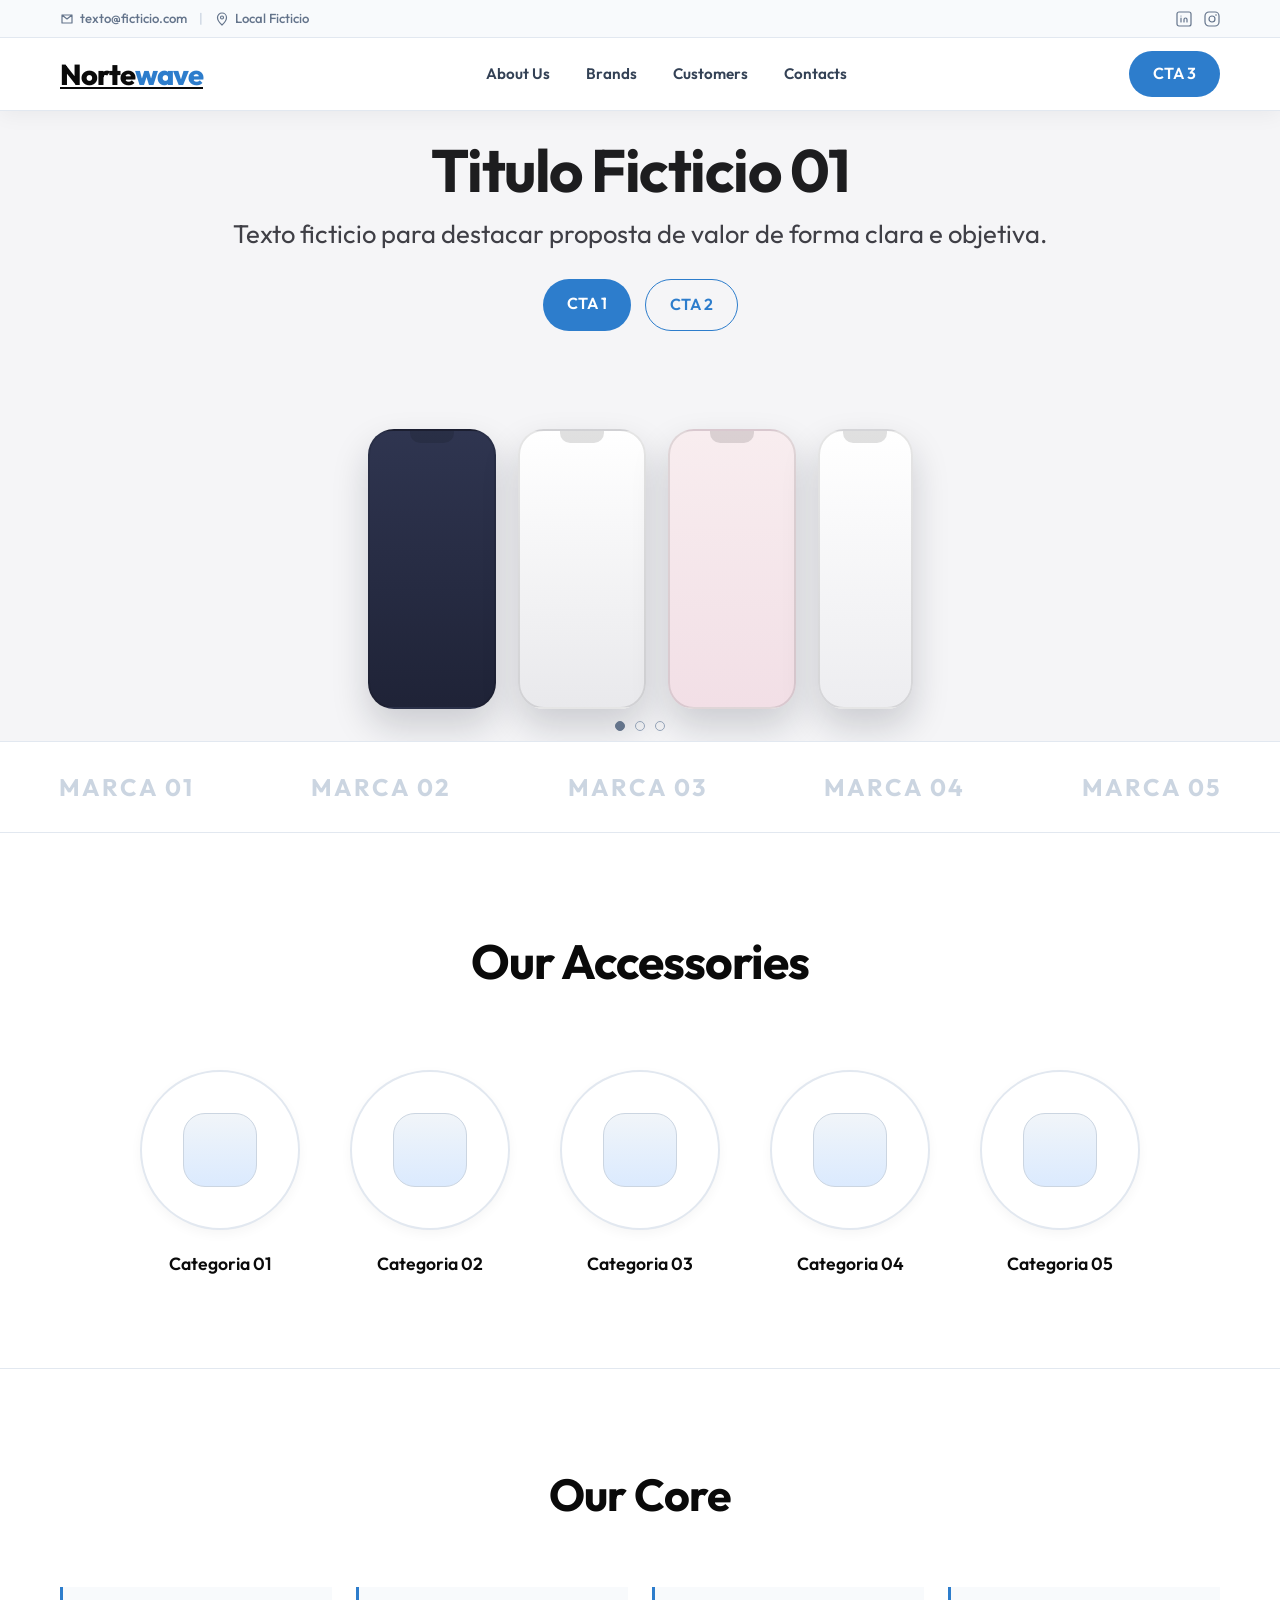
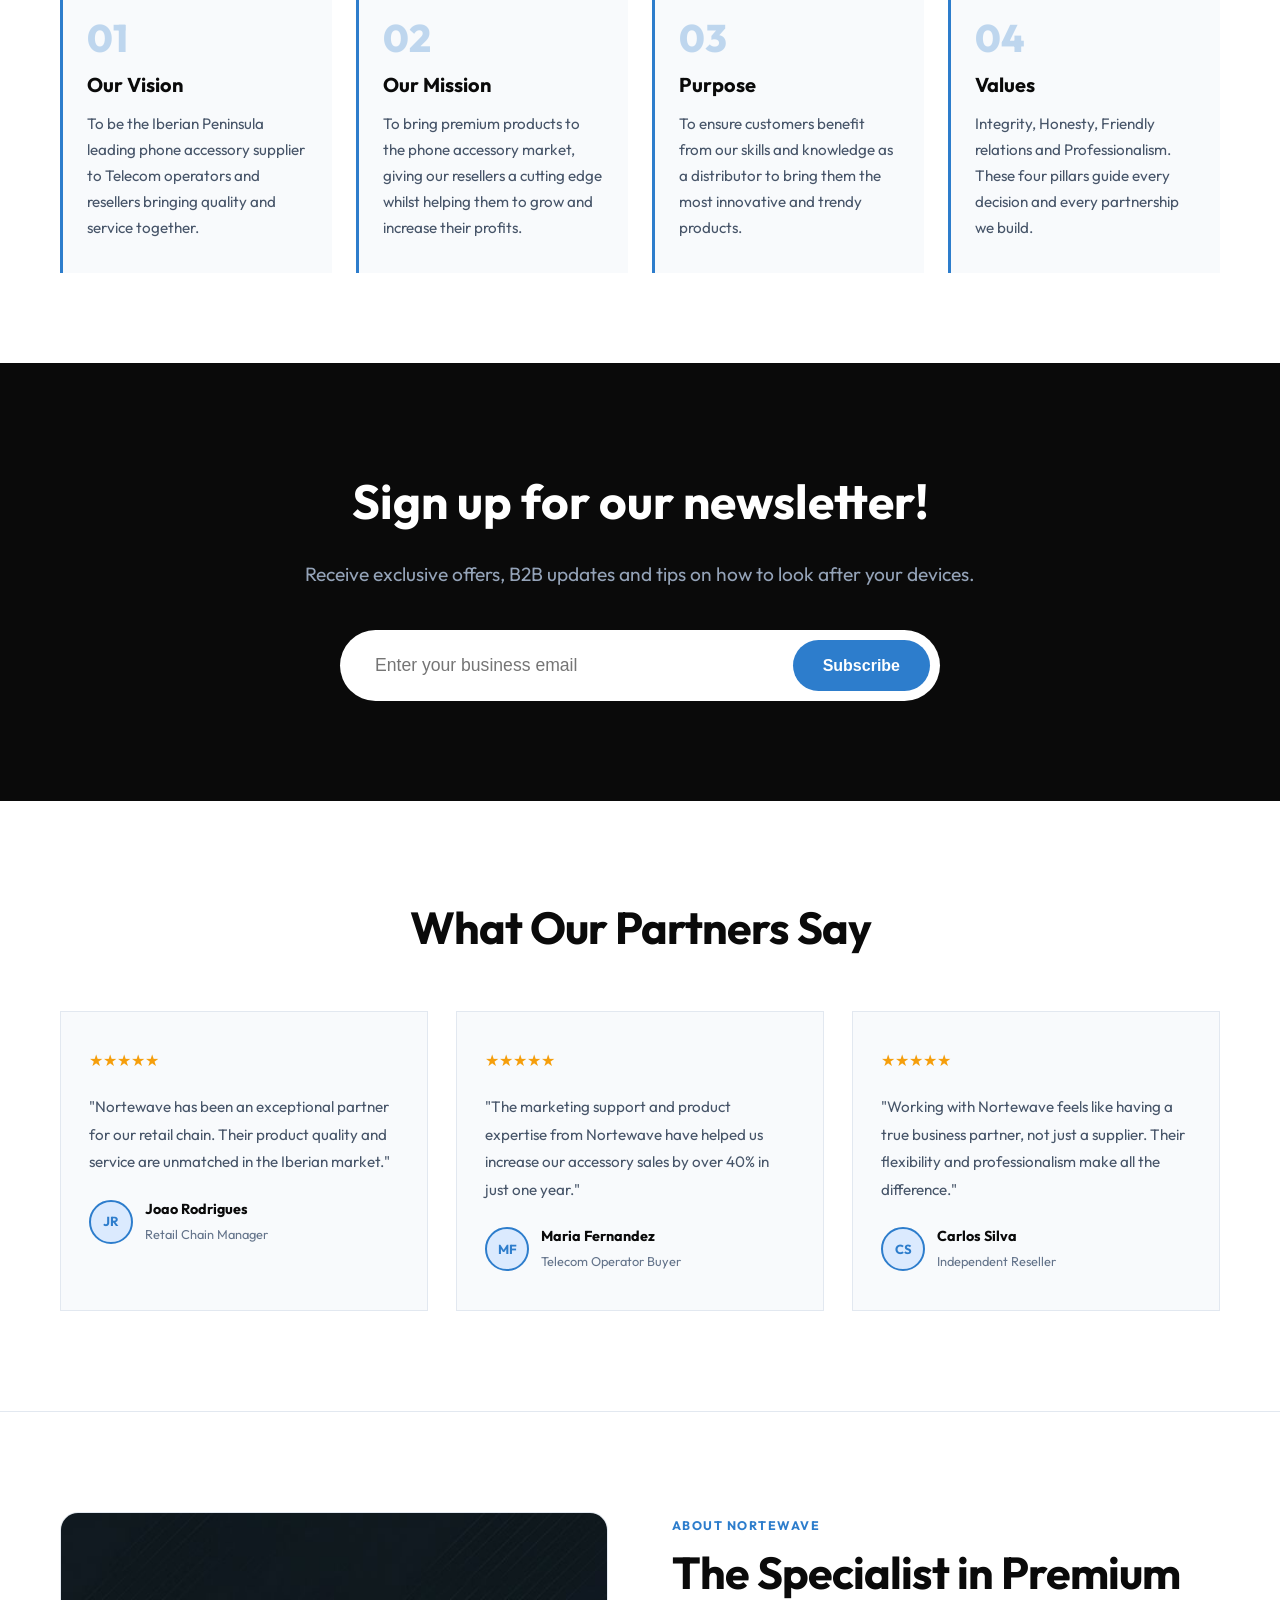
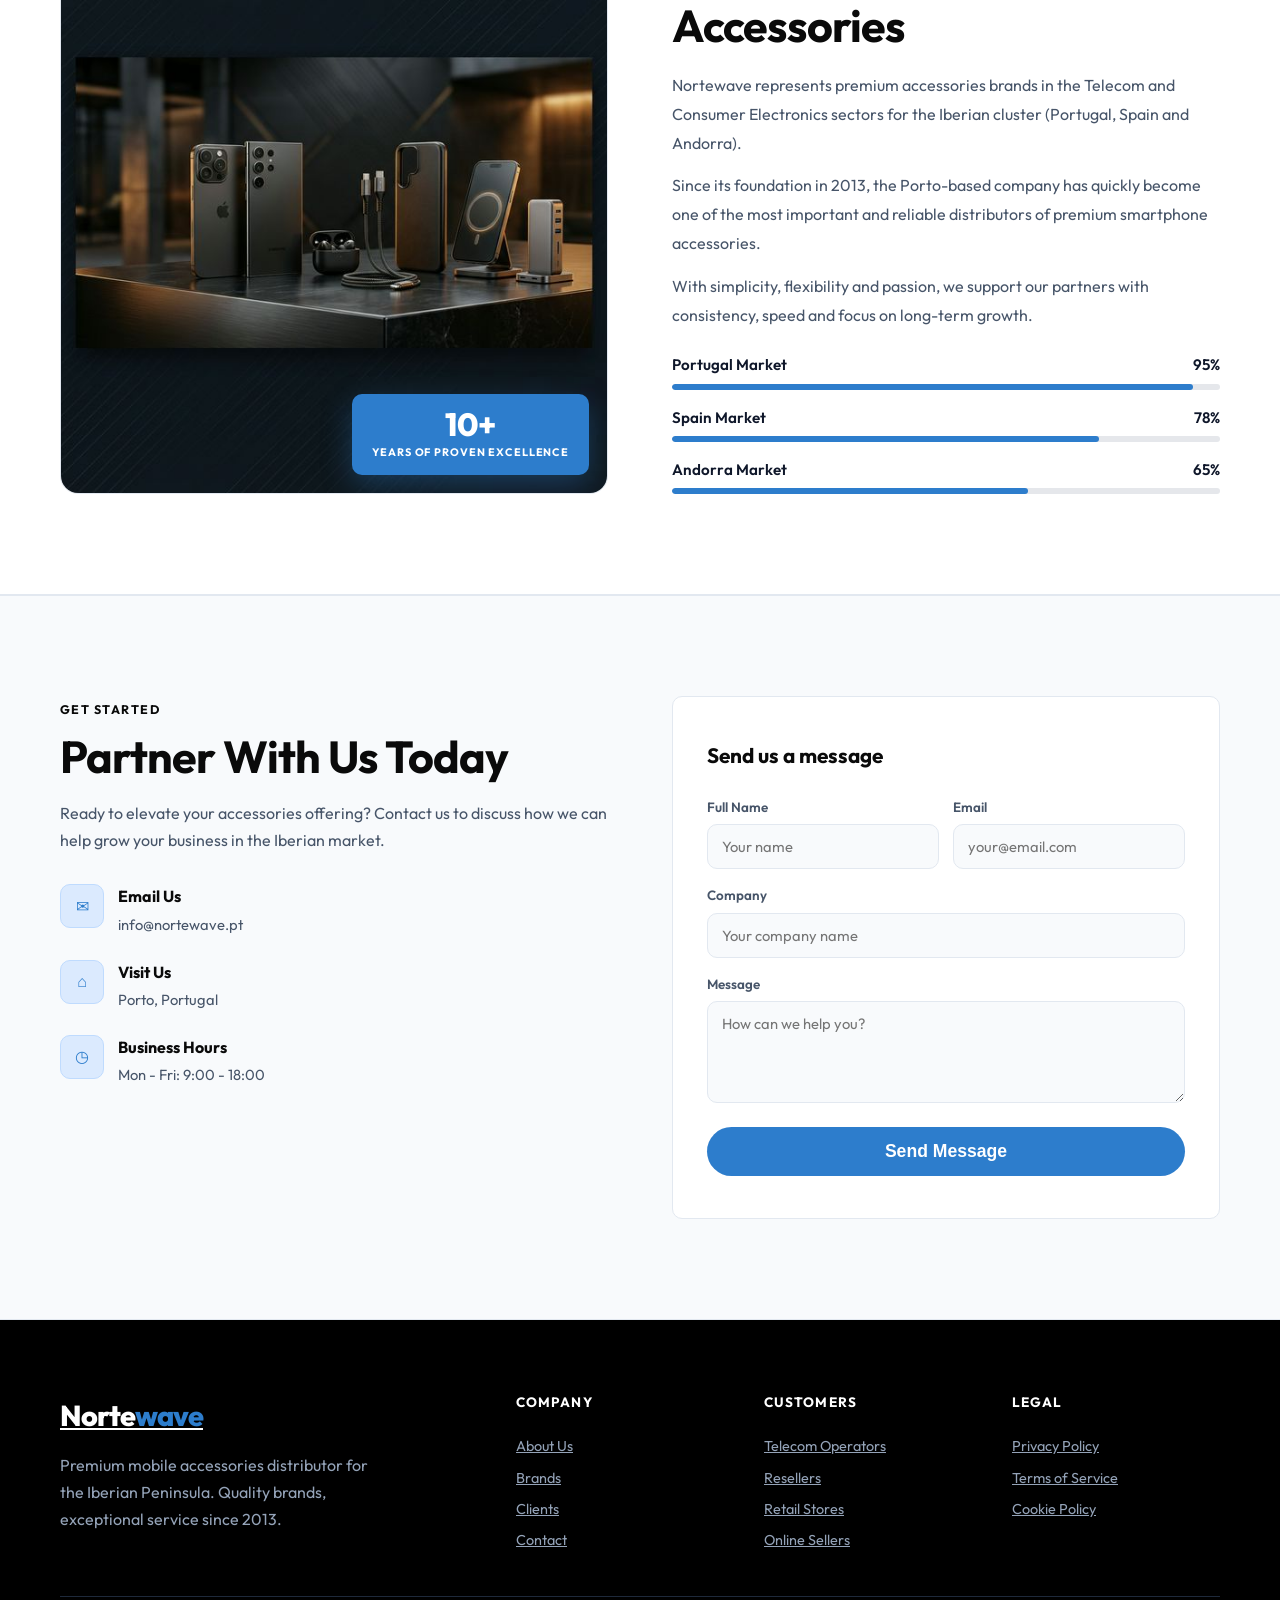
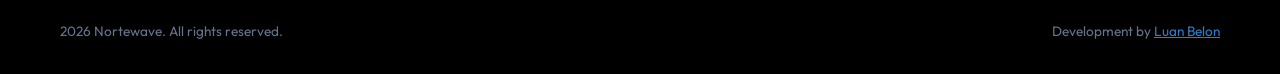
<file: Layout-proposta-ppt.html>
<!DOCTYPE html>
<html lang="pt">
<head>
    <meta charset="UTF-8">
    <meta name="viewport" content="width=device-width, initial-scale=1.0">
    <title>Nortewave - Layout Proposta PPT</title>
    <link href="https://fonts.googleapis.com/css2?family=Outfit:wght@400;600;700;800&display=swap" rel="stylesheet">
    <style>
        :root {
            --primary: #2D7DCC;
            --dark: #0A0A0A;
            --gray-light: #f5f5f7;
            --text-color: #334155;
            --font: 'Outfit', sans-serif;
        }

        * { margin: 0; padding: 0; box-sizing: border-box; }
        body { font-family: var(--font); color: var(--text-color); line-height: 1.6; background: var(--gray-light); overflow-x: hidden; }
        .container { max-width: 1200px; margin: 0 auto; padding: 0 20px; }

        .btn {
            padding: 14px 28px;
            border-radius: 50px;
            font-weight: 600;
            text-decoration: none;
            display: inline-block;
            transition: 0.3s;
            cursor: pointer;
            border: none;
            font-size: 1.1rem;
        }
        .btn-primary { background: var(--primary); color: white; }
        .btn-primary:hover { background: #1d5f9d; transform: translateY(-2px); }

        /* HEADER (estrutura da versao conversao com cores do bento) */
        .header {
            position: sticky;
            top: 0;
            z-index: 1000;
            box-shadow: 0 4px 20px rgba(0,0,0,0.05);
            background: #fff;
        }
        .header-top {
            background: #f8fafc;
            border-bottom: 1px solid #e2e8f0;
            padding: 8px 0;
        }
        .header-top-content {
            display: flex;
            align-items: center;
            justify-content: space-between;
            gap: 16px;
        }
        .header-contact-info {
            display: flex;
            align-items: center;
            gap: 12px;
            color: #64748b;
            font-size: 0.82rem;
            font-weight: 500;
        }
        .header-info-item {
            display: flex;
            align-items: center;
            gap: 6px;
        }
        .header-divider {
            color: #cbd5e1;
        }
        .header-social {
            display: flex;
            align-items: center;
            gap: 12px;
        }
        .header-social a {
            color: #64748b;
            transition: 0.2s;
            display: inline-flex;
            align-items: center;
            justify-content: center;
        }
        .header-social a:hover {
            color: var(--primary);
        }
        .header-main {
            background: #fff;
            border-bottom: 1px solid #e2e8f0;
        }
        .header-main-content {
            min-height: 72px;
            display: flex;
            align-items: center;
            justify-content: space-between;
            gap: 24px;
        }
        .logo { font-size: 1.8rem; font-weight: 800; color: var(--dark); letter-spacing: -1px; }
        .logo span { color: var(--primary); }
        .nav {
            display: flex;
            align-items: center;
            gap: 36px;
        }
        .nav-link {
            text-decoration: none;
            color: var(--text-color);
            font-weight: 600;
            font-size: 0.95rem;
            transition: 0.2s;
        }
        .nav-link:hover { color: var(--primary); }
        .header-actions {
            display: flex;
            align-items: center;
            gap: 10px;
        }
        .btn-header {
            padding: 10px 24px;
            font-size: 1rem;
        }
        @media (max-width: 900px) {
            .header-top { display: none; }
            .nav { display: none; }
            .header-main-content { min-height: 70px; }
        }

        /* HERO simples: centrado e com muito espaço em branco */
        .hero {
            height: 70vh;
            display: flex;
            align-items: center;
            justify-content: center;
            text-align: center;
            padding: 60px 0 0;
            position: relative;
            overflow: hidden;
        }

        .hero-inner {
            width: 100%;
            max-width: 1100px;
            height: 100%;
            position: relative;
        }

        .hero-slide {
            position: absolute;
            inset: 0;
            display: flex;
            align-items: center;
            justify-content: center;
            opacity: 0;
            pointer-events: none;
            transition: opacity 0.6s ease;
        }

        .hero-slide.active {
            opacity: 1;
            pointer-events: auto;
        }

        .hero-slide-content {
            width: 100%;
        }

        .hero h1 {
            font-size: clamp(2.125rem, 5.1vw, 3.74rem);
            line-height: 1.05;
            letter-spacing: -1.5px;
            color: #1d1d1f;
            margin-bottom: 12px;
        }

        .hero p {
            font-size: clamp(1.1rem, 2.2vw, 1.6rem);
            color: #3f3f46;
            margin-bottom: 24px;
            font-weight: 400;
        }

        .hero-cta {
            display: flex;
            justify-content: center;
            gap: 14px;
            margin-bottom: 48px;
            flex-wrap: wrap;
        }

        .btn-outline {
            border: 1px solid var(--primary);
            color: var(--primary);
            background: transparent;
            padding: 12px 24px;
            font-size: 1rem;
        }

        .btn-outline:hover {
            background: var(--primary);
            color: #fff;
        }

        .btn-hero {
            padding: 12px 24px;
            font-size: 1rem;
        }

        .hero-controls {
            position: absolute;
            bottom: 10px;
            left: 50%;
            transform: translateX(-50%);
            display: flex;
            gap: 10px;
            z-index: 3;
        }

        .hero-dot {
            width: 10px;
            height: 10px;
            border-radius: 50%;
            border: 1px solid #94a3b8;
            background: transparent;
            cursor: pointer;
            transition: all 0.2s ease;
        }

        .hero-dot.active {
            background: #64748b;
            border-color: #64748b;
        }

        /* Mock visual de produto (substitui imagem externa) */
        .product-stage {
            height: clamp(230px, 34vw, 360px);
            position: relative;
            display: flex;
            justify-content: center;
            align-items: flex-end;
            gap: 22px;
            margin-bottom: 34px;
            transform: translateY(-30px);
        }

        .phone {
            width: clamp(92px, 10vw, 130px);
            height: clamp(190px, 25vw, 280px);
            border-radius: 26px;
            border: 2px solid rgba(0, 0, 0, 0.1);
            background: linear-gradient(180deg, #ffffff 0%, #e9e9ec 100%);
            box-shadow: 0 18px 36px rgba(17, 24, 39, 0.18);
            position: relative;
        }

        .phone::before {
            content: "";
            position: absolute;
            width: 44px;
            height: 12px;
            border-radius: 0 0 10px 10px;
            top: 0;
            left: 50%;
            transform: translateX(-50%);
            background: rgba(0, 0, 0, 0.12);
        }

        .phone.dark { background: linear-gradient(180deg, #2f3550 0%, #1f2337 100%); }
        .phone.pink { background: linear-gradient(180deg, #f8edef 0%, #f2dfe6 100%); }
        .phone.slim {
            width: clamp(72px, 8vw, 95px);
            background: linear-gradient(180deg, #ffffff 0%, #ededf0 100%);
        }

        @media (max-width: 768px) {
            .hero { height: 70vh; padding: 48px 0 0; }
            .hero p { padding: 0 10px; }
            .product-stage { margin-top: 10px; }
        }

        /* Slide de marcas (igual ao bento, sem titulo) */
        .clients-section {
            padding: 26px 0;
            border-top: 1px solid #e2e8f0;
            border-bottom: 1px solid #e2e8f0;
            background: #fff;
            overflow: hidden;
        }
        .marquee { display: flex; width: 200%; animation: scroll 20s linear infinite; }
        .marquee-content { display: flex; width: 50%; justify-content: space-around; align-items: center; }
        .marquee-content h3 { font-size: 1.5rem; color: #cbd5e1; text-transform: uppercase; letter-spacing: 2px; font-weight: 700; }
        @keyframes scroll { 0% { transform: translateX(0); } 100% { transform: translateX(-50%); } }

        /* Categorias (igual ao bento) */
        .accessories-section { padding: 90px 0; text-align: center; background: #fff; }
        .accessories-section h2 { font-size: 3rem; margin-bottom: 70px; color: var(--dark); letter-spacing: -1px; }
        .circles-wrapper { display: flex; justify-content: center; gap: 30px; flex-wrap: wrap; }
        .circle-item { display: flex; flex-direction: column; align-items: center; width: 180px; cursor: pointer; }
        .circle-item:hover .circle-img-box { transform: scale(1.05); box-shadow: 0 15px 30px rgba(0,0,0,0.1); border-color: var(--primary); }
        .circle-item:hover h4 { color: var(--primary); }
        .circle-img-box {
            width: 160px;
            height: 160px;
            border-radius: 50%;
            background: #fff;
            border: 2px solid #e2e8f0;
            display: flex;
            align-items: center;
            justify-content: center;
            margin-bottom: 20px;
            transition: all 0.3s ease;
            box-shadow: 0 4px 12px rgba(0,0,0,0.04);
        }
        .circle-core {
            width: 74px;
            height: 74px;
            border-radius: 22px;
            background: linear-gradient(180deg, #f1f5f9 0%, #dbeafe 100%);
            border: 1px solid #cbd5e1;
        }
        .circle-item h4 { font-size: 1.1rem; color: var(--dark); transition: 0.3s; font-weight: 600; }
        @media (max-width: 600px) {
            .accessories-section { padding: 70px 0; }
            .accessories-section h2 { font-size: 2.2rem; margin-bottom: 48px; }
            .circle-item { width: 140px; }
            .circle-img-box { width: 120px; height: 120px; }
            .circle-core { width: 56px; height: 56px; border-radius: 16px; }
        }

        /* Our Core (baseado na versao-conversao) */
        .core-section {
            padding: 90px 0;
            background: #fff;
            border-top: 1px solid #e2e8f0;
        }
        .core-header {
            text-align: center;
            margin-bottom: 56px;
        }
        .core-header h2 {
            font-size: 2.8rem;
            color: var(--dark);
            letter-spacing: -1px;
        }
        .core-grid {
            display: grid;
            grid-template-columns: repeat(4, 1fr);
            gap: 24px;
        }
        .core-card {
            padding: 32px 24px;
            border-left: 3px solid var(--primary);
            background: #f8fafc;
            border-radius: 0;
            transition: all 0.25s ease;
        }
        .core-card:hover {
            transform: translateY(-4px);
            box-shadow: 0 10px 24px rgba(15, 23, 42, 0.08);
        }
        .core-number {
            font-size: 2.4rem;
            line-height: 1;
            font-weight: 800;
            color: var(--primary);
            opacity: 0.28;
            margin-bottom: 12px;
        }
        .core-card h3 {
            font-size: 1.25rem;
            color: var(--dark);
            margin-bottom: 10px;
            font-weight: 700;
        }
        .core-card p {
            font-size: 0.95rem;
            color: #475569;
            line-height: 1.7;
        }
        @media (max-width: 1000px) {
            .core-grid { grid-template-columns: repeat(2, 1fr); }
        }
        @media (max-width: 640px) {
            .core-section { padding: 70px 0; }
            .core-header { margin-bottom: 40px; }
            .core-header h2 { font-size: 2.2rem; }
            .core-grid { grid-template-columns: 1fr; }
        }

        /* Newsletter (igual ao bento) */
        .newsletter-section {
            padding: 100px 0;
            background: var(--dark);
            color: #fff;
            text-align: center;
        }
        .newsletter-section h2 {
            font-size: 3rem;
            margin-bottom: 20px;
        }
        .newsletter-section p {
            margin-bottom: 40px;
            font-size: 1.2rem;
            color: #94a3b8;
        }
        .newsletter-form {
            display: flex;
            justify-content: center;
            max-width: 600px;
            margin: 0 auto;
            gap: 10px;
            background: #fff;
            padding: 10px;
            border-radius: 50px;
        }
        .newsletter-form input {
            flex: 1;
            padding: 15px 25px;
            border: none;
            border-radius: 50px;
            outline: none;
            font-size: 1.1rem;
            color: #333;
        }
        .newsletter-form button {
            padding: 15px 30px;
            border-radius: 50px;
            font-size: 1rem;
        }
        @media (max-width: 600px) {
            .newsletter-section { padding: 70px 0; }
            .newsletter-section h2 { font-size: 2.2rem; }
            .newsletter-section p { font-size: 1rem; margin-bottom: 26px; }
            .newsletter-form {
                flex-direction: column;
                background: transparent;
                padding: 0;
                border-radius: 0;
            }
            .newsletter-form input {
                border-radius: 8px;
            }
            .newsletter-form button {
                border-radius: 8px;
                width: 100%;
            }
        }

        /* Testimonials (versao-conversao) */
        .testimonials {
            padding: 100px 0;
            background: #fff;
        }
        .section-header {
            text-align: center;
            margin-bottom: 56px;
        }
        .section-title {
            font-size: clamp(2rem, 4vw, 2.8rem);
            line-height: 1.2;
            color: var(--dark);
            letter-spacing: -1px;
        }
        .accent-text { color: var(--primary); }
        .section-tag {
            display: inline-block;
            font-size: 0.78rem;
            font-weight: 700;
            letter-spacing: 0.12em;
            text-transform: uppercase;
            color: var(--primary);
            margin-bottom: 10px;
        }
        .testimonials-grid {
            display: grid;
            grid-template-columns: repeat(3, 1fr);
            gap: 28px;
        }
        .testimonial-card {
            background: #f8fafc;
            border: 1px solid #e2e8f0;
            padding: 36px 28px;
            transition: all 0.25s ease;
        }
        .testimonial-card:hover {
            transform: translateY(-4px);
            box-shadow: 0 12px 24px rgba(15, 23, 42, 0.08);
        }
        .testimonial-stars {
            display: flex;
            gap: 2px;
            color: #f59e0b;
            margin-bottom: 20px;
        }
        .testimonial-text {
            color: #475569;
            line-height: 1.8;
            margin-bottom: 22px;
            font-size: 0.95rem;
        }
        .testimonial-author {
            display: flex;
            align-items: center;
            gap: 12px;
        }
        .testimonial-avatar {
            width: 44px;
            height: 44px;
            border-radius: 50%;
            background: #dbeafe;
            color: var(--primary);
            border: 2px solid var(--primary);
            display: flex;
            align-items: center;
            justify-content: center;
            font-weight: 700;
            font-size: 0.82rem;
        }
        .testimonial-author strong { display: block; font-size: 0.9rem; color: var(--dark); }
        .testimonial-author span { font-size: 0.8rem; color: #64748b; }

        /* About Nortewave (versao-conversao) */
        .about-section {
            padding: 100px 0;
            background: #fff;
            border-top: 1px solid #e2e8f0;
            border-bottom: 1px solid #e2e8f0;
        }
        .about-grid {
            display: grid;
            grid-template-columns: 1fr 1fr;
            gap: 64px;
            align-items: stretch;
        }
        .about-media {
            border: 1px solid #e2e8f0;
            border-radius: 18px;
            position: relative;
            overflow: hidden;
            display: flex;
            align-items: center;
            justify-content: center;
            height: 100%;
            min-height: 100%;
        }
        .about-media-img {
            position: absolute;
            inset: 0;
            width: 100%;
            height: 100%;
            object-fit: cover;
        }
        .about-badge {
            position: absolute;
            right: 18px;
            bottom: 18px;
            background: var(--primary);
            color: #ffffff;
            padding: 14px 20px;
            border-radius: 10px;
            z-index: 2;
            min-width: 180px;
            text-align: center;
            box-shadow: 0 10px 30px rgba(45, 125, 204, 0.35);
        }
        .about-badge strong {
            display: block;
            font-size: 2rem;
            line-height: 1;
            font-weight: 800;
        }
        .about-badge span {
            display: block;
            margin-top: 4px;
            font-size: 0.68rem;
            letter-spacing: 0.08em;
            text-transform: uppercase;
            font-weight: 700;
        }
        .about-content .section-title {
            text-align: left;
            margin-bottom: 18px;
            color: #0A0A0A;
        }
        .about-text {
            font-size: 1rem;
            line-height: 1.8;
            color: #475569;
            margin-bottom: 14px;
        }
        .about-progress-list {
            margin-top: 24px;
            display: flex;
            flex-direction: column;
            gap: 16px;
        }
        .progress-item {
            display: flex;
            flex-direction: column;
            gap: 6px;
        }
        .progress-header {
            display: flex;
            justify-content: space-between;
            align-items: center;
            font-size: 0.95rem;
            font-weight: 600;
            color: #0f172a;
        }
        .progress-bar {
            height: 6px;
            background: #e5e7eb;
            border-radius: 999px;
            overflow: hidden;
        }
        .progress-fill {
            height: 100%;
            background: var(--primary);
            border-radius: 999px;
        }
        @media (max-width: 1000px) {
            .about-grid { grid-template-columns: 1fr; gap: 36px; }
        }

        /* Contact / CTA (versao-conversao) */
        .contact-section {
            padding: 100px 0;
            background: #f8fafc;
            border-top: 1px solid #e2e8f0;
            border-bottom: 1px solid #e2e8f0;
        }
        .contact-grid {
            display: grid;
            grid-template-columns: 1fr 1fr;
            gap: 64px;
            align-items: start;
        }
        .contact-info .section-title {
            text-align: left;
            margin-bottom: 16px;
        }
        .contact-text {
            color: #475569;
            line-height: 1.7;
            margin-bottom: 30px;
        }
        .contact-details {
            display: flex;
            flex-direction: column;
            gap: 22px;
        }
        .contact-detail-item {
            display: flex;
            align-items: flex-start;
            gap: 14px;
        }
        .contact-detail-icon {
            width: 44px;
            height: 44px;
            border: 1px solid #bfdbfe;
            background: #dbeafe;
            color: var(--primary);
            display: flex;
            align-items: center;
            justify-content: center;
            flex-shrink: 0;
            border-radius: 10px;
        }
        .testimonials .section-title,
        .contact-info .section-title,
        .contact-info .section-tag {
            color: #0A0A0A;
        }
        .contact-detail-item strong { display: block; color: var(--dark); margin-bottom: 2px; }
        .contact-detail-item span { color: #475569; font-size: 0.92rem; }
        .contact-form-card {
            background: #fff;
            border: 1px solid #e2e8f0;
            padding: 42px 34px;
            border-radius: 10px;
        }
        .contact-form-card h3 {
            font-size: 1.3rem;
            margin-bottom: 24px;
            color: var(--dark);
        }
        .form-row {
            display: grid;
            grid-template-columns: 1fr 1fr;
            gap: 14px;
        }
        .form-group { margin-bottom: 16px; }
        .form-group label {
            display: block;
            margin-bottom: 6px;
            font-size: 0.84rem;
            font-weight: 600;
            color: #475569;
        }
        .form-group input,
        .form-group textarea {
            width: 100%;
            border: 1px solid #e2e8f0;
            background: #f8fafc;
            padding: 12px 14px;
            font-size: 0.92rem;
            font-family: inherit;
            outline: none;
            border-radius: 10px;
        }
        .form-group input:focus,
        .form-group textarea:focus {
            border-color: var(--primary);
            box-shadow: 0 0 0 3px rgba(45, 125, 204, 0.14);
        }
        .btn-full { width: 100%; }

        /* Footer preto */
        .footer {
            background: #000;
            color: #fff;
            padding: 72px 0 32px;
        }
        .footer-grid {
            display: grid;
            grid-template-columns: 2fr 1fr 1fr 1fr;
            gap: 40px;
            margin-bottom: 40px;
        }
        .footer-brand p {
            margin-top: 14px;
            color: #94a3b8;
            max-width: 320px;
            line-height: 1.7;
        }
        .footer .logo {
            color: #fff;
        }
        .footer .logo span {
            color: var(--primary);
        }
        .footer-links h4 {
            font-size: 0.85rem;
            text-transform: uppercase;
            letter-spacing: 0.08em;
            margin-bottom: 18px;
            color: #fff;
        }
        .footer-links a {
            display: block;
            color: #94a3b8;
            padding: 4px 0;
            font-size: 0.9rem;
        }
        .footer-links a:hover { color: #fff; }
        .footer-bottom {
            border-top: 1px solid #1e293b;
            padding-top: 24px;
            display: flex;
            justify-content: space-between;
            gap: 12px;
            color: #64748b;
            font-size: 0.85rem;
        }
        .footer-credit { color: var(--primary); }

        @media (max-width: 1000px) {
            .testimonials-grid { grid-template-columns: 1fr; }
            .contact-grid { grid-template-columns: 1fr; gap: 40px; }
            .footer-grid { grid-template-columns: 1fr 1fr; }
        }
        @media (max-width: 640px) {
            .form-row { grid-template-columns: 1fr; }
            .footer-grid { grid-template-columns: 1fr; }
            .footer-bottom { flex-direction: column; }
            .contact-form-card { padding: 30px 22px; }
        }
    </style>
</head>
<body>
    <header class="header" id="header">
        <div class="header-top">
            <div class="container">
                <div class="header-top-content">
                    <div class="header-contact-info">
                        <span class="header-info-item">
                            <svg width="14" height="14" viewBox="0 0 14 14" fill="none" aria-hidden="true">
                                <path d="M2 3l5 4 5-4M2 3v8h10V3H2z" stroke="currentColor" stroke-width="1.2" stroke-linecap="round" stroke-linejoin="round"></path>
                            </svg>
                            texto@ficticio.com
                        </span>
                        <span class="header-divider">|</span>
                        <span class="header-info-item">
                            <svg width="14" height="14" viewBox="0 0 14 14" fill="none" aria-hidden="true">
                                <path d="M7 1a4.5 4.5 0 014.5 4.5C11.5 9 7 13 7 13S2.5 9 2.5 5.5A4.5 4.5 0 017 1z" stroke="currentColor" stroke-width="1.2"></path>
                                <circle cx="7" cy="5.5" r="1.5" stroke="currentColor" stroke-width="1.2"></circle>
                            </svg>
                            Local Ficticio
                        </span>
                    </div>
                    <div class="header-social">
                        <a href="#" aria-label="LinkedIn">
                            <svg width="16" height="16" viewBox="0 0 16 16" fill="none">
                                <rect x="1" y="1" width="14" height="14" rx="2" stroke="currentColor" stroke-width="1.2"></rect>
                                <path d="M5 7v4M5 5v.01M8 11V8.5c0-1 .5-1.5 1.5-1.5S11 7.5 11 8.5V11" stroke="currentColor" stroke-width="1.2" stroke-linecap="round"></path>
                            </svg>
                        </a>
                        <a href="#" aria-label="Instagram">
                            <svg width="16" height="16" viewBox="0 0 16 16" fill="none">
                                <rect x="1" y="1" width="14" height="14" rx="4" stroke="currentColor" stroke-width="1.2"></rect>
                                <circle cx="8" cy="8" r="3" stroke="currentColor" stroke-width="1.2"></circle>
                                <circle cx="12" cy="4" r="0.8" fill="currentColor"></circle>
                            </svg>
                        </a>
                    </div>
                </div>
            </div>
        </div>
        <div class="header-main">
            <div class="container">
                <div class="header-main-content">
                    <a href="#" class="logo">Norte<span>wave</span></a>
                    <nav class="nav">
                        <a href="#about" class="nav-link">About Us</a>
                        <a href="#brands" class="nav-link">Brands</a>
                        <a href="#customers" class="nav-link">Customers</a>
                        <a href="#contacts" class="nav-link">Contacts</a>
                    </nav>
                    <div class="header-actions">
                        <a href="#contacts" class="btn btn-primary btn-header">CTA 3</a>
                    </div>
                </div>
            </div>
        </div>
    </header>

    <main>
        <section class="hero">
            <div class="container hero-inner">
                <article class="hero-slide active">
                    <div class="hero-slide-content">
                        <h1>Titulo Ficticio 01</h1>
                        <p>Texto ficticio para destacar proposta de valor de forma clara e objetiva.</p>
                        <div class="hero-cta">
                            <a href="#about" class="btn btn-primary btn-hero">CTA 1</a>
                            <a href="#contacts" class="btn btn-outline">CTA 2</a>
                        </div>
                        <div class="product-stage" aria-hidden="true">
                            <div class="phone dark"></div>
                            <div class="phone"></div>
                            <div class="phone pink"></div>
                            <div class="phone slim"></div>
                        </div>
                    </div>
                </article>

                <article class="hero-slide">
                    <div class="hero-slide-content">
                        <h1>Titulo Ficticio 02</h1>
                        <p>Texto ficticio para reforcar beneficios e comunicar diferencial competitivo.</p>
                        <div class="hero-cta">
                            <a href="#about" class="btn btn-primary btn-hero">CTA 1</a>
                            <a href="#contacts" class="btn btn-outline">CTA 2</a>
                        </div>
                        <div class="product-stage" aria-hidden="true">
                            <div class="phone dark"></div>
                            <div class="phone"></div>
                            <div class="phone pink"></div>
                            <div class="phone slim"></div>
                        </div>
                    </div>
                </article>

                <article class="hero-slide">
                    <div class="hero-slide-content">
                        <h1>Titulo Ficticio 03</h1>
                        <p>Texto ficticio para apoiar conversao com linguagem simples e foco comercial.</p>
                        <div class="hero-cta">
                            <a href="#about" class="btn btn-primary btn-hero">CTA 1</a>
                            <a href="#contacts" class="btn btn-outline">CTA 2</a>
                        </div>
                        <div class="product-stage" aria-hidden="true">
                            <div class="phone dark"></div>
                            <div class="phone"></div>
                            <div class="phone pink"></div>
                            <div class="phone slim"></div>
                        </div>
                    </div>
                </article>

                <div class="hero-controls" aria-label="Controles do hero">
                    <button class="hero-dot active" type="button" aria-label="Slide 1"></button>
                    <button class="hero-dot" type="button" aria-label="Slide 2"></button>
                    <button class="hero-dot" type="button" aria-label="Slide 3"></button>
                </div>
            </div>
        </section>

        <section class="clients-section" id="brands">
            <div class="marquee">
                <div class="marquee-content">
                    <h3>MARCA 01</h3>
                    <h3>MARCA 02</h3>
                    <h3>MARCA 03</h3>
                    <h3>MARCA 04</h3>
                    <h3>MARCA 05</h3>
                </div>
                <div class="marquee-content">
                    <h3>MARCA 01</h3>
                    <h3>MARCA 02</h3>
                    <h3>MARCA 03</h3>
                    <h3>MARCA 04</h3>
                    <h3>MARCA 05</h3>
                </div>
            </div>
        </section>

        <section class="accessories-section" id="customers">
            <div class="container">
                <h2>Our Accessories</h2>
                <div class="circles-wrapper">
                    <div class="circle-item">
                        <div class="circle-img-box"><div class="circle-core" aria-hidden="true"></div></div>
                        <h4>Categoria 01</h4>
                    </div>
                    <div class="circle-item">
                        <div class="circle-img-box"><div class="circle-core" aria-hidden="true"></div></div>
                        <h4>Categoria 02</h4>
                    </div>
                    <div class="circle-item">
                        <div class="circle-img-box"><div class="circle-core" aria-hidden="true"></div></div>
                        <h4>Categoria 03</h4>
                    </div>
                    <div class="circle-item">
                        <div class="circle-img-box"><div class="circle-core" aria-hidden="true"></div></div>
                        <h4>Categoria 04</h4>
                    </div>
                    <div class="circle-item">
                        <div class="circle-img-box"><div class="circle-core" aria-hidden="true"></div></div>
                        <h4>Categoria 05</h4>
                    </div>
                </div>
            </div>
        </section>

        <section class="core-section">
            <div class="container">
                <div class="core-header">
                    <h2>Our Core</h2>
                </div>
                <div class="core-grid">
                    <article class="core-card">
                        <div class="core-number">01</div>
                        <h3>Our Vision</h3>
                        <p>To be the Iberian Peninsula leading phone accessory supplier to Telecom operators and resellers bringing quality and service together.</p>
                    </article>
                    <article class="core-card">
                        <div class="core-number">02</div>
                        <h3>Our Mission</h3>
                        <p>To bring premium products to the phone accessory market, giving our resellers a cutting edge whilst helping them to grow and increase their profits.</p>
                    </article>
                    <article class="core-card">
                        <div class="core-number">03</div>
                        <h3>Purpose</h3>
                        <p>To ensure customers benefit from our skills and knowledge as a distributor to bring them the most innovative and trendy products.</p>
                    </article>
                    <article class="core-card">
                        <div class="core-number">04</div>
                        <h3>Values</h3>
                        <p>Integrity, Honesty, Friendly relations and Professionalism. These four pillars guide every decision and every partnership we build.</p>
                    </article>
                </div>
            </div>
        </section>

        <section class="newsletter-section">
            <div class="container">
                <h2>Sign up for our newsletter!</h2>
                <p>Receive exclusive offers, B2B updates and tips on how to look after your devices.</p>
                <form class="newsletter-form" onsubmit="event.preventDefault();">
                    <input type="email" placeholder="Enter your business email" required>
                    <button type="submit" class="btn btn-primary">Subscribe</button>
                </form>
            </div>
        </section>

        <section class="testimonials" id="testimonials">
            <div class="container">
                <div class="section-header">
                    <h2 class="section-title">What Our Partners Say</h2>
                </div>
                <div class="testimonials-grid">
                    <article class="testimonial-card">
                        <div class="testimonial-stars">★★★★★</div>
                        <p class="testimonial-text">"Nortewave has been an exceptional partner for our retail chain. Their product quality and service are unmatched in the Iberian market."</p>
                        <div class="testimonial-author">
                            <div class="testimonial-avatar">JR</div>
                            <div><strong>Joao Rodrigues</strong><span>Retail Chain Manager</span></div>
                        </div>
                    </article>
                    <article class="testimonial-card">
                        <div class="testimonial-stars">★★★★★</div>
                        <p class="testimonial-text">"The marketing support and product expertise from Nortewave have helped us increase our accessory sales by over 40% in just one year."</p>
                        <div class="testimonial-author">
                            <div class="testimonial-avatar">MF</div>
                            <div><strong>Maria Fernandez</strong><span>Telecom Operator Buyer</span></div>
                        </div>
                    </article>
                    <article class="testimonial-card">
                        <div class="testimonial-stars">★★★★★</div>
                        <p class="testimonial-text">"Working with Nortewave feels like having a true business partner, not just a supplier. Their flexibility and professionalism make all the difference."</p>
                        <div class="testimonial-author">
                            <div class="testimonial-avatar">CS</div>
                            <div><strong>Carlos Silva</strong><span>Independent Reseller</span></div>
                        </div>
                    </article>
                </div>
            </div>
        </section>

        <section class="about-section" id="about">
            <div class="container">
                <div class="about-grid">
                    <div class="about-media">
                        <img class="about-media-img" src="./versao-conversao/img/hero-bg.png" alt="Nortewave premium accessories">
                        <div class="about-badge">
                            <strong>10+</strong>
                            <span>Years of Proven Excellence</span>
                        </div>
                    </div>
                    <div class="about-content">
                        <span class="section-tag">About Nortewave</span>
                        <h2 class="section-title">The Specialist in Premium Accessories</h2>
                        <p class="about-text">Nortewave represents premium accessories brands in the Telecom and Consumer Electronics sectors for the Iberian cluster (Portugal, Spain and Andorra).</p>
                        <p class="about-text">Since its foundation in 2013, the Porto-based company has quickly become one of the most important and reliable distributors of premium smartphone accessories.</p>
                        <p class="about-text">With simplicity, flexibility and passion, we support our partners with consistency, speed and focus on long-term growth.</p>
                        <div class="about-progress-list">
                            <div class="progress-item">
                                <div class="progress-header"><span>Portugal Market</span><span>95%</span></div>
                                <div class="progress-bar"><div class="progress-fill" style="width: 95%;"></div></div>
                            </div>
                            <div class="progress-item">
                                <div class="progress-header"><span>Spain Market</span><span>78%</span></div>
                                <div class="progress-bar"><div class="progress-fill" style="width: 78%;"></div></div>
                            </div>
                            <div class="progress-item">
                                <div class="progress-header"><span>Andorra Market</span><span>65%</span></div>
                                <div class="progress-bar"><div class="progress-fill" style="width: 65%;"></div></div>
                            </div>
                        </div>
                    </div>
                </div>
            </div>
        </section>

        <section class="contact-section" id="contacts">
            <div class="container">
                <div class="contact-grid">
                    <div class="contact-info">
                        <span class="section-tag">Get Started</span>
                        <h2 class="section-title">Partner With Us Today</h2>
                        <p class="contact-text">Ready to elevate your accessories offering? Contact us to discuss how we can help grow your business in the Iberian market.</p>
                        <div class="contact-details">
                            <div class="contact-detail-item">
                                <div class="contact-detail-icon">✉</div>
                                <div><strong>Email Us</strong><span>info@nortewave.pt</span></div>
                            </div>
                            <div class="contact-detail-item">
                                <div class="contact-detail-icon">⌂</div>
                                <div><strong>Visit Us</strong><span>Porto, Portugal</span></div>
                            </div>
                            <div class="contact-detail-item">
                                <div class="contact-detail-icon">◷</div>
                                <div><strong>Business Hours</strong><span>Mon - Fri: 9:00 - 18:00</span></div>
                            </div>
                        </div>
                    </div>
                    <div class="contact-form-card">
                        <h3>Send us a message</h3>
                        <form class="contact-form" onsubmit="event.preventDefault();">
                            <div class="form-row">
                                <div class="form-group">
                                    <label for="name">Full Name</label>
                                    <input type="text" id="name" placeholder="Your name" required>
                                </div>
                                <div class="form-group">
                                    <label for="email">Email</label>
                                    <input type="email" id="email" placeholder="your@email.com" required>
                                </div>
                            </div>
                            <div class="form-group">
                                <label for="company">Company</label>
                                <input type="text" id="company" placeholder="Your company name">
                            </div>
                            <div class="form-group">
                                <label for="message">Message</label>
                                <textarea id="message" rows="4" placeholder="How can we help you?" required></textarea>
                            </div>
                            <button type="submit" class="btn btn-primary btn-full">Send Message</button>
                        </form>
                    </div>
                </div>
            </div>
        </section>
    </main>

    <footer class="footer">
        <div class="container">
            <div class="footer-grid">
                <div class="footer-brand">
                    <a href="#" class="logo">Norte<span>wave</span></a>
                    <p>Premium mobile accessories distributor for the Iberian Peninsula. Quality brands, exceptional service since 2013.</p>
                </div>
                <div class="footer-links">
                    <h4>Company</h4>
                    <a href="#about">About Us</a>
                    <a href="#brands">Brands</a>
                    <a href="#testimonials">Clients</a>
                    <a href="#contacts">Contact</a>
                </div>
                <div class="footer-links">
                    <h4>Customers</h4>
                    <a href="#">Telecom Operators</a>
                    <a href="#">Resellers</a>
                    <a href="#">Retail Stores</a>
                    <a href="#">Online Sellers</a>
                </div>
                <div class="footer-links">
                    <h4>Legal</h4>
                    <a href="#">Privacy Policy</a>
                    <a href="#">Terms of Service</a>
                    <a href="#">Cookie Policy</a>
                </div>
            </div>
            <div class="footer-bottom">
                <p>2026 Nortewave. All rights reserved.</p>
                <p>Development by <a href="https://luanbelondev.com" target="_blank" class="footer-credit">Luan Belon</a></p>
            </div>
        </div>
    </footer>

    <script>
        const heroSlides = document.querySelectorAll('.hero-slide');
        const heroDots = document.querySelectorAll('.hero-dot');
        let heroIndex = 0;

        function showHeroSlide(index) {
            heroSlides.forEach((slide, i) => {
                slide.classList.toggle('active', i === index);
            });
            heroDots.forEach((dot, i) => {
                dot.classList.toggle('active', i === index);
            });
            heroIndex = index;
        }

        heroDots.forEach((dot, index) => {
            dot.addEventListener('click', () => showHeroSlide(index));
        });

        setInterval(() => {
            const next = (heroIndex + 1) % heroSlides.length;
            showHeroSlide(next);
        }, 5000);
    </script>
</body>
</html>
</file>
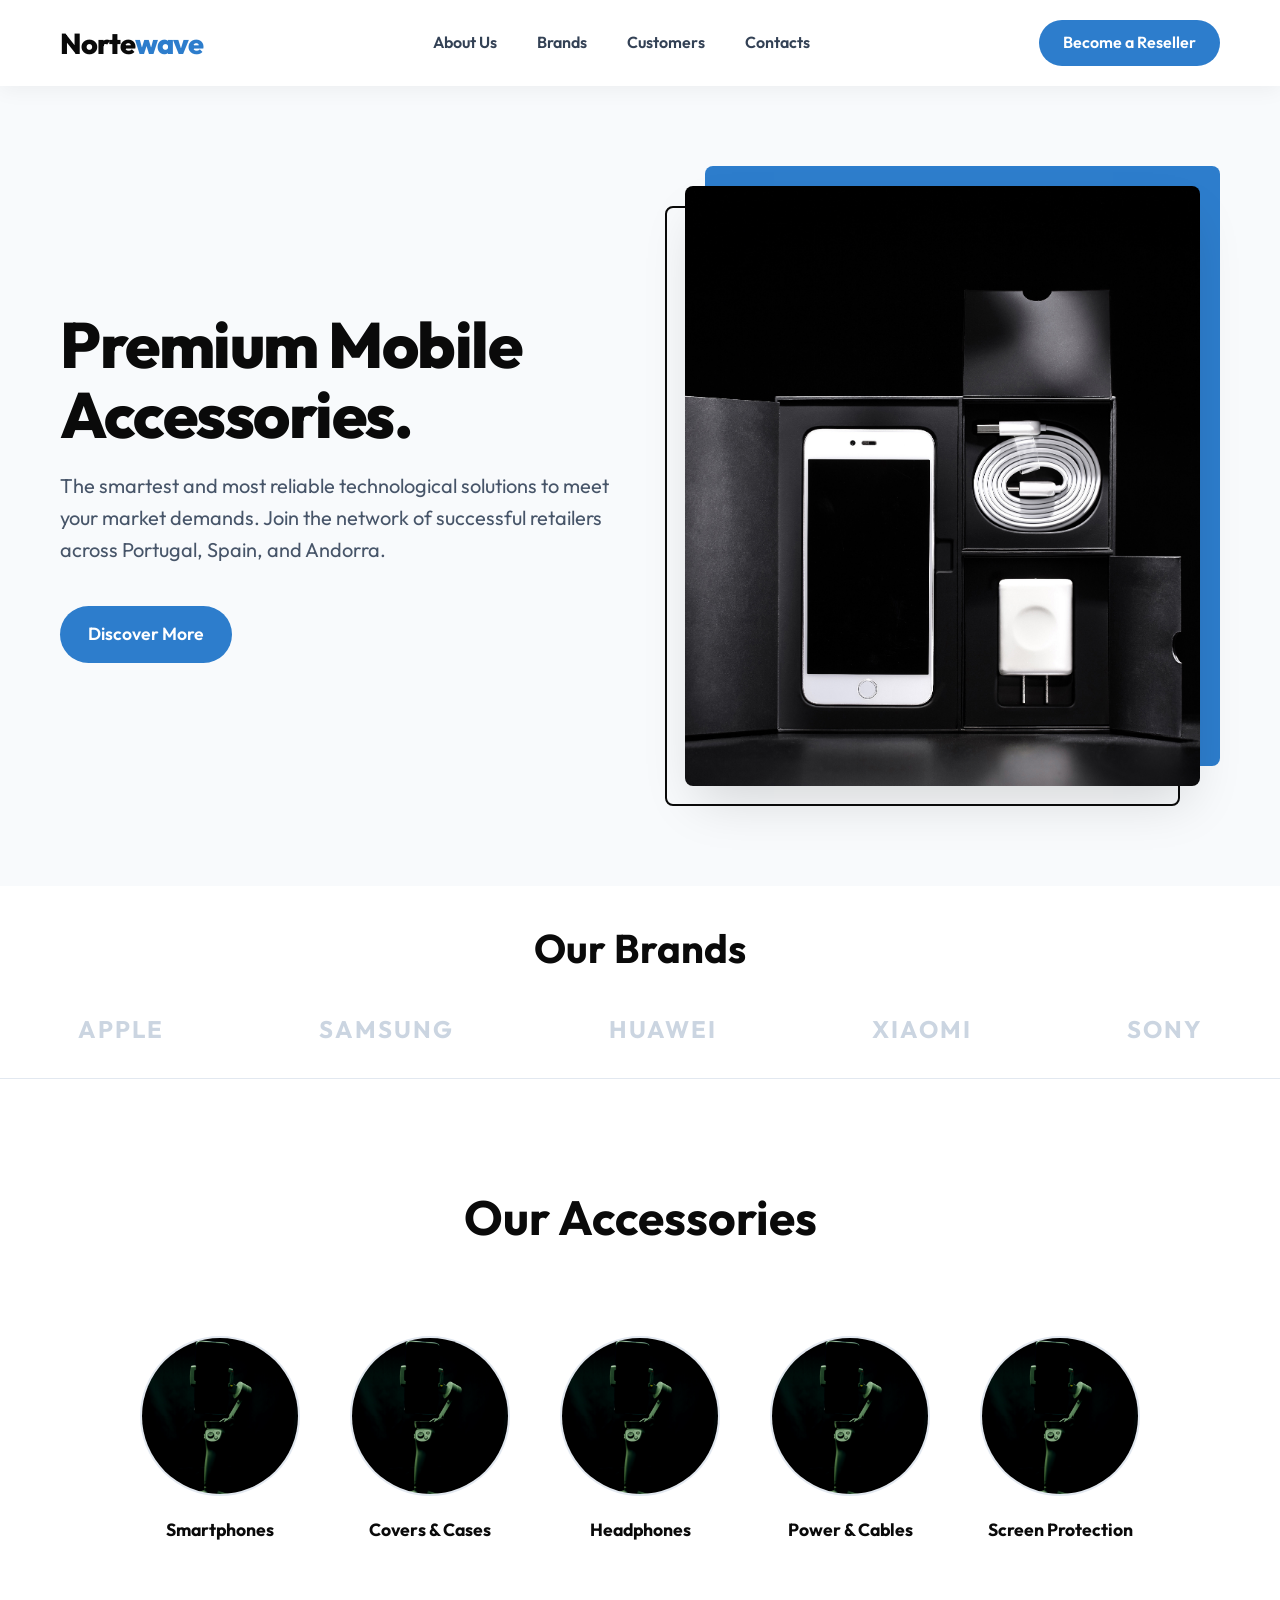
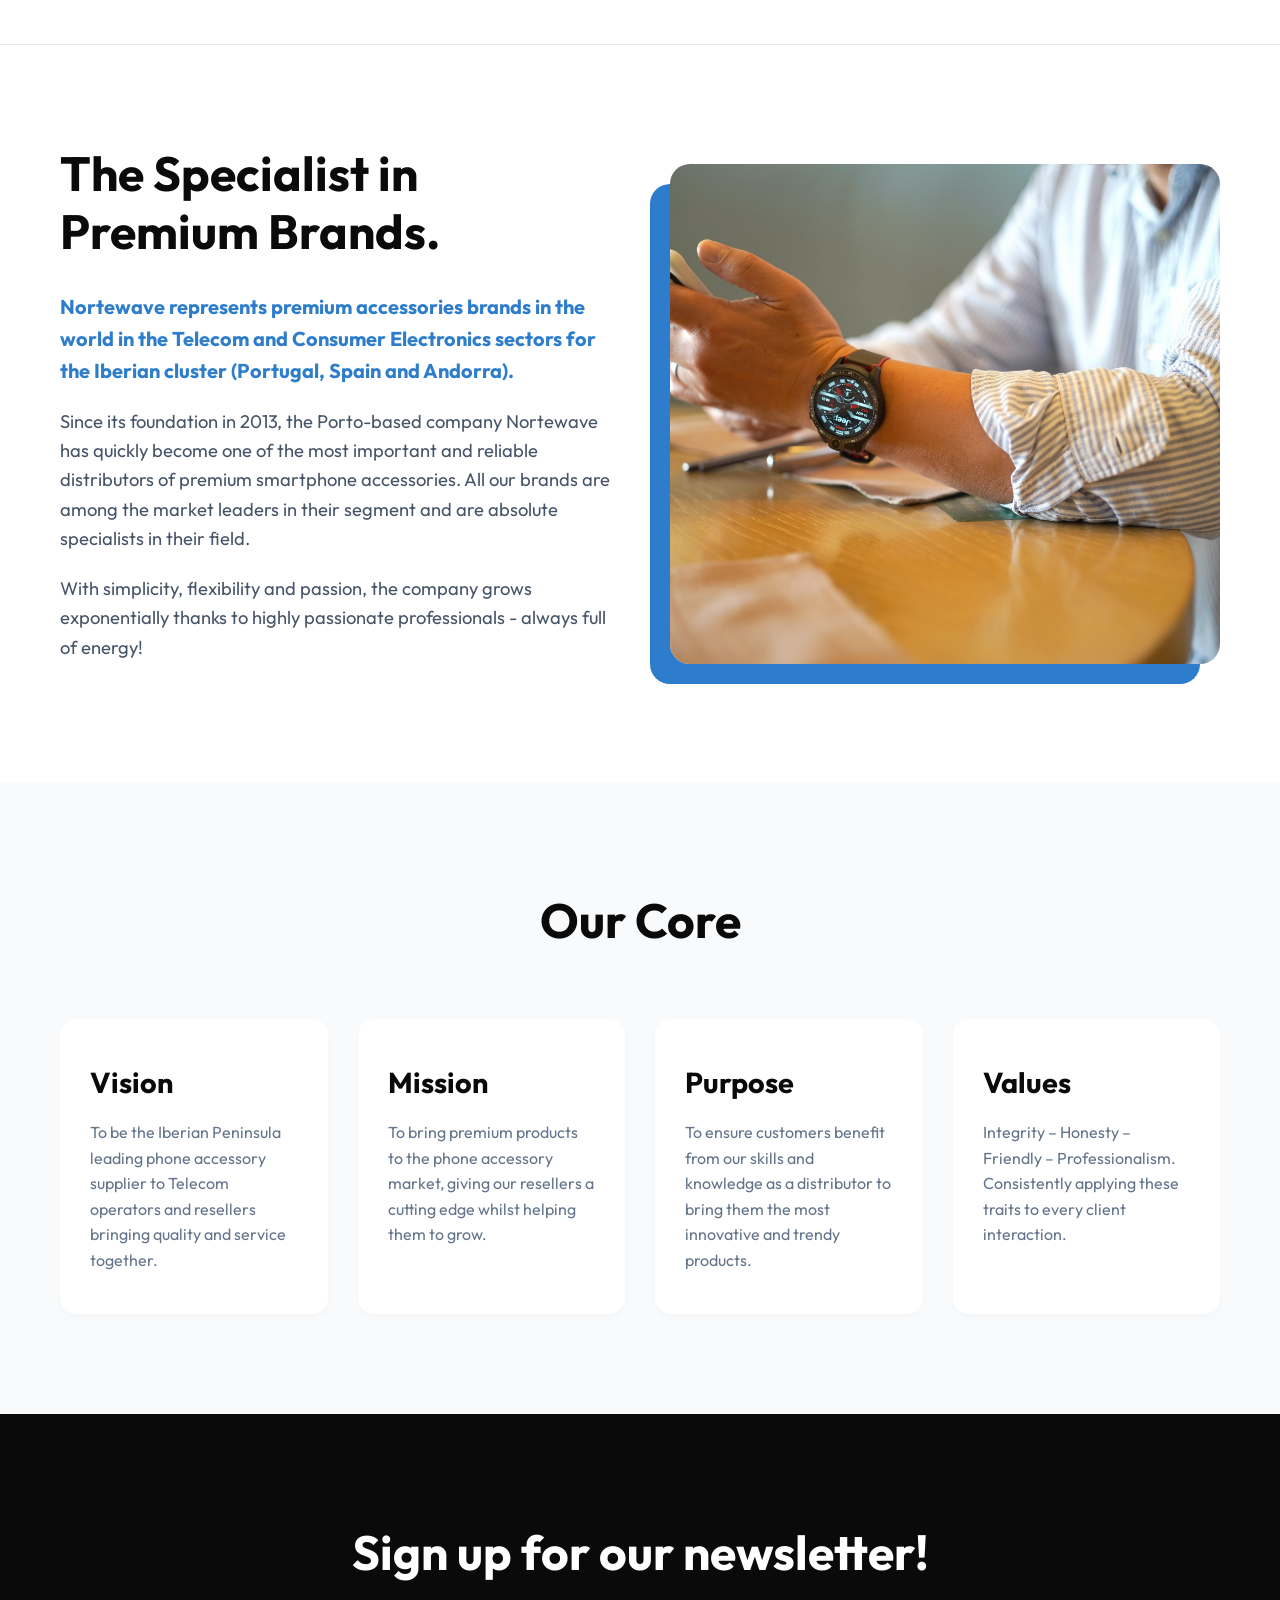
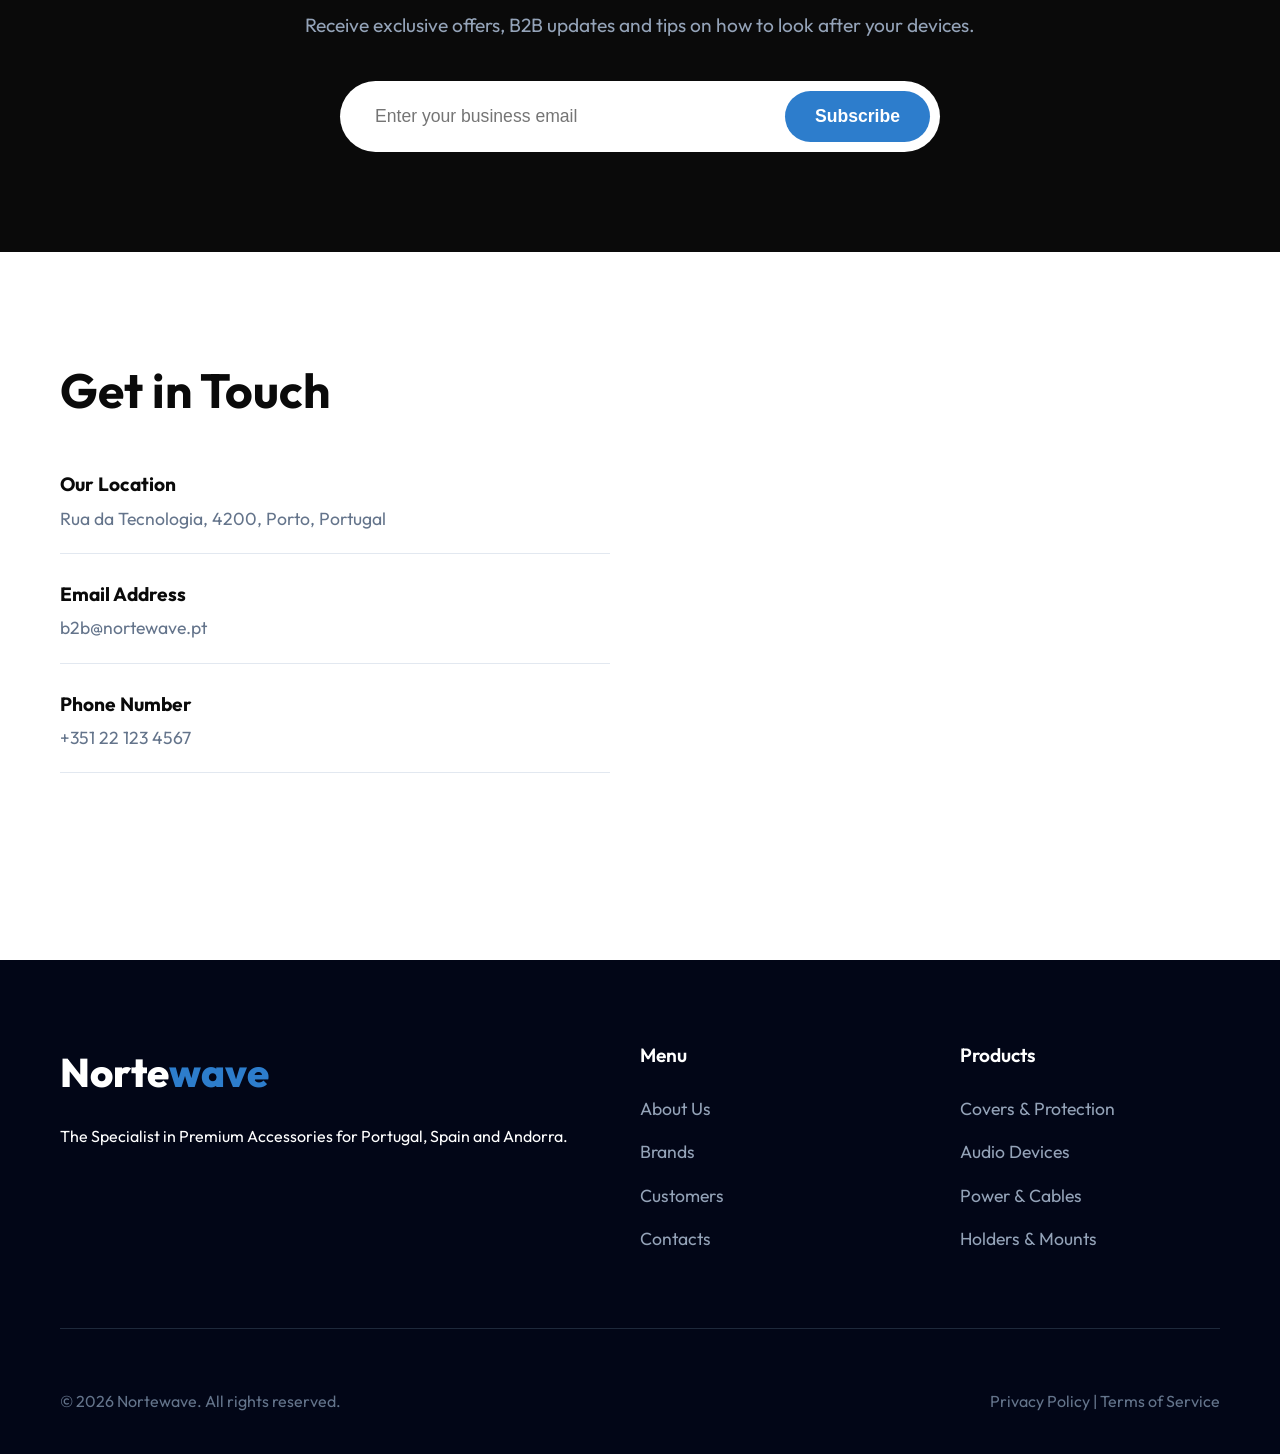
<file: layout_2_bento.html>
<!DOCTYPE html>
<html lang="en">
<head>
    <meta charset="UTF-8">
    <meta name="viewport" content="width=device-width, initial-scale=1.0">
    <title>Nortewave - Layout 2 (Hero 2 Cols & 5 Circles Accessories)</title>
    <link href="https://fonts.googleapis.com/css2?family=Outfit:wght@400;600;800&display=swap" rel="stylesheet">
    <style>
        :root {
            --primary: #2D7DCC;
            --dark: #0A0A0A;
            --gray-light: #f8fafc;
            --text-color: #334155;
            --font: 'Outfit', sans-serif;
            --footer-bg: #020617;
        }

        * { margin: 0; padding: 0; box-sizing: border-box; }
        body { font-family: var(--font); color: var(--text-color); line-height: 1.6; overflow-x: hidden; }
        .container { max-width: 1200px; margin: 0 auto; padding: 0 20px; }
        img { max-width: 100%; display: block; }
        
        .btn { padding: 14px 28px; border-radius: 50px; font-weight: 600; text-decoration: none; display: inline-block; transition: 0.3s; cursor: pointer; border: none; font-size: 1.1rem;}
        .btn-primary { background: var(--primary); color: white; }
        .btn-primary:hover { background: #ea580c; transform: translateY(-2px); }

        /* HEADER */
        header { padding: 20px 0; background: #fff; position: sticky; top: 0; z-index: 1000; box-shadow: 0 4px 20px rgba(0,0,0,0.05); }
        header .container { display: flex; justify-content: space-between; align-items: center; }
        header .logo { font-size: 1.8rem; font-weight: 800; color: var(--dark); letter-spacing: -1px;}
        header .logo span { color: var(--primary); }
        header nav ul { display: flex; gap: 40px; list-style: none; }
        header nav a { text-decoration: none; color: var(--text-color); font-weight: 600; transition: 0.2s;}
        header nav a:hover { color: var(--primary); }
        @media (max-width: 900px) { header nav { display: none; } }

        /* HERO - 2 COLS */
        .hero-section { padding: 80px 0; background: var(--gray-light); min-height: 80vh; display: flex; align-items: center;}
        .hero-grid { display: grid; grid-template-columns: 1fr 1fr; gap: 50px; align-items: center; }
        .hero-text h1 { font-size: 4rem; line-height: 1.1; margin-bottom: 20px; color: var(--dark); font-weight: 800; letter-spacing: -1.5px;}
        .hero-text p { font-size: 1.25rem; margin-bottom: 40px; color: #475569; }
        .hero-image { position: relative; z-index: 1; padding: 20px; }
        .hero-image::before {
            content: '';
            position: absolute;
            top: 0; right: 0; bottom: 40px; left: 40px;
            background: var(--primary);
            border-radius: 8px;
            z-index: -1;
        }
        .hero-image::after {
            content: '';
            position: absolute;
            top: 40px; right: 40px; bottom: 0; left: 0;
            border: 2px solid var(--dark);
            border-radius: 8px;
            z-index: -2;
        }
        .hero-image img { border-radius: 8px; width: 100%; height: 600px; object-fit: cover; box-shadow: 0 25px 50px -12px rgba(0,0,0,0.15); }
        @media (max-width: 768px) { .hero-grid { grid-template-columns: 1fr; } .hero-text h1 { font-size: 3rem;} .hero-section{ padding: 40px 0; } .hero-image{ padding: 0; } .hero-image::before, .hero-image::after { display: none; } .hero-image img{height: 400px;}}

        /* CLIENTS LOGOS */
        .clients-section { padding: 30px 0; border-bottom: 1px solid #e2e8f0; text-align: center; }
        .clients-section h2 { font-size: 40px; text-transform: none; margin-bottom: 30px; color: var(--dark); }
        .marquee { display: flex; width: 200%; animation: scroll 20s linear infinite; }
        .marquee-content { display: flex; width: 50%; justify-content: space-around; align-items: center;}
        .marquee-content h3 { font-size: 1.5rem; color: #cbd5e1; text-transform: uppercase; letter-spacing: 2px;}
        @keyframes scroll { 0% { transform: translateX(0); } 100% { transform: translateX(-50%); } }

        /* OUR ACCESSORIES - 5 CIRCLES */
        .accessories-section { padding: 100px 0; text-align: center; }
        .accessories-section h2 { font-size: 3rem; margin-bottom: 80px; color: var(--dark); }
        
        .circles-wrapper { display: flex; justify-content: center; gap: 30px; flex-wrap: wrap; }
        
        .circle-item { display: flex; flex-direction: column; align-items: center; width: 180px; cursor: pointer;}
        .circle-item:hover .circle-img-box { transform: scale(1.05); box-shadow: 0 15px 30px rgba(0,0,0,0.1); border-color: var(--primary);}
        .circle-item:hover h4 { color: var(--primary); }

        .circle-img-box {
            width: 160px; height: 160px;
            border-radius: 50%;
            background: #fff;
            border: 2px solid #e2e8f0;
            display: flex; align-items: center; justify-content: center;
            overflow: hidden;
            margin-bottom: 20px;
            transition: all 0.3s ease;
        }
        .circle-img-box img { width: 100%; height: 100%; object-fit: cover; }
        .circle-item h4 { font-size: 1.1rem; color: var(--dark); transition: 0.3s; }

        @media (max-width: 600px) { .circle-item { width: 140px; } .circle-img-box { width: 120px; height: 120px; } }

        /* ABOUT SECTION (2 cols: Text | Image) */
        .about-section { padding: 100px 0; background: #fff; border-top: 1px solid #e2e8f0; }
        .about-grid { display: grid; grid-template-columns: 1fr 1fr; gap: 60px; align-items: center; }
        .about-text h2 { font-size: 3rem; margin-bottom: 30px; color: var(--dark); line-height: 1.2;}
        .about-text p { font-size: 1.15rem; color: #475569; margin-bottom: 20px; }
        .about-text p strong { color: var(--primary); font-size: 1.25rem;}
        .about-image img { border-radius: 20px; width: 100%; height: 500px; object-fit: cover; box-shadow: -20px 20px 0px var(--primary); }
        @media (max-width: 768px) { .about-grid { grid-template-columns: 1fr; } .about-image img { box-shadow: none; } }

        /* VMPV SECTION */
        .vmpv-section { padding: 100px 0; background: var(--gray-light); }
        .vmpv-section .container { text-align: center; }
        .vmpv-section h2 { font-size: 3rem; margin-bottom: 60px; color: var(--dark); }
        .vmpv-grid { display: grid; grid-template-columns: repeat(4, 1fr); gap: 30px; }
        .vmpv-card { padding: 40px 30px; background: #fff; border-radius: 16px; box-shadow: 0 4px 6px rgba(0,0,0,0.02); text-align: left; transition: 0.3s;}
        .vmpv-card:hover { transform: translateY(-5px); box-shadow: 0 10px 20px rgba(0,0,0,0.05); }
        .vmpv-card h3 { font-size: 1.8rem; margin-bottom: 15px; color: var(--dark); }
        .vmpv-card p { color: #64748b; font-size: 1rem;}
        @media (max-width: 900px) { .vmpv-grid { grid-template-columns: 1fr 1fr; } }
        @media (max-width: 600px) { .vmpv-grid { grid-template-columns: 1fr; } }

        /* NEWSLETTER */
        .newsletter-section { padding: 100px 0; background: var(--dark); color: white; text-align: center; }
        .newsletter-section h2 { font-size: 3rem; margin-bottom: 20px; }
        .newsletter-section p { margin-bottom: 40px; font-size: 1.2rem; color: #94a3b8; }
        .newsletter-form { display: flex; justify-content: center; max-width: 600px; margin: 0 auto; gap: 10px; background: #fff; padding: 10px; border-radius: 50px;}
        .newsletter-form input { flex: 1; padding: 15px 25px; border: none; border-radius: 50px; outline: none; font-size: 1.1rem; color: #333;}
        .newsletter-form button { padding: 15px 30px; border-radius: 50px; }

        @media (max-width: 600px) { .newsletter-form { flex-direction: column; background: transparent; padding: 0;} .newsletter-form input { border-radius: 8px;} .newsletter-form button { border-radius: 8px; width: 100%;} }

        /* CONTACTS */
        .contact-section { padding: 100px 0; }
        .contact-grid { display: grid; grid-template-columns: 1fr 1fr; gap: 60px; }
        .contact-info h2 { font-size: 3rem; margin-bottom: 40px; color: var(--dark);}
        .info-item { margin-bottom: 25px; display: flex; flex-direction: column; padding-bottom: 20px; border-bottom: 1px solid #e2e8f0;}
        .info-item strong { font-size: 1.2rem; color: var(--dark); margin-bottom: 5px; }
        .info-item span { color: #64748b; font-size: 1.1rem;}
        .contact-map iframe { width: 100%; height: 500px; border: 0; border-radius: 20px; }
        @media (max-width: 768px) { .contact-grid { grid-template-columns: 1fr; } .contact-map iframe{height: 300px;} }

        /* FOOTER */
        footer { background: var(--footer-bg); color: #fff; padding: 80px 0 40px; }
        .footer-grid { display: grid; grid-template-columns: 2fr 1fr 1fr; gap: 60px; margin-bottom: 60px; border-bottom: 1px solid #1e293b; padding-bottom: 60px;}
        .footer-logo { font-size: 2.5rem; font-weight: 800; margin-bottom: 20px;}
        .footer-logo span { color: var(--primary); }
        .footer-col h4 { font-size: 1.2rem; margin-bottom: 25px; color: #fff; font-weight: 600; }
        .footer-col ul { list-style: none; }
        .footer-col ul li { margin-bottom: 15px; }
        .footer-col ul a { color: #94a3b8; text-decoration: none; transition: 0.3s; font-size: 1.1rem;}
        .footer-col ul a:hover { color: var(--primary); }
        .footer-bottom { text-align: space-between; display: flex; justify-content: space-between; color: #64748b; }

        @media (max-width: 768px) { .footer-grid { grid-template-columns: 1fr; } .footer-bottom { flex-direction: column; gap: 20px; text-align: center;} }
    </style>
</head>
<body>

    <!-- 1. HEADER (L Logo - C Nav - R CTA) -->
    <header>
        <div class="container">
            <div class="logo">Norte<span>wave</span></div>
            <nav>
                <ul>
                    <li><a href="#about">About Us</a></li>
                    <li><a href="#brands">Brands</a></li>
                    <li><a href="#customers">Customers</a></li>
                    <li><a href="#contacts">Contacts</a></li>
                </ul>
            </nav>
            <a href="#contacts" class="btn btn-primary" style="padding: 10px 24px; font-size: 1rem;">Become a Reseller</a>
        </div>
    </header>

    <!-- 2. HERO (2 Columns) -->
    <section class="hero-section">
        <div class="container hero-grid">
            <div class="hero-text">
                <h1>Premium Mobile Accessories.</h1>
                <p>The smartest and most reliable technological solutions to meet your market demands. Join the network of successful retailers across Portugal, Spain, and Andorra.</p>
                <a href="#about" class="btn btn-primary">Discover More</a>
            </div>
            <div class="hero-image">
                <img src="./images/p1.jpg" alt="Premium Gadgets">
            </div>
        </div>
    </section>

    <!-- 3. CLIENTS LOGOS (Slide) -->
    <section class="clients-section" id="brands">
        <h2>Our Brands</h2>
        <div class="marquee">
            <div class="marquee-content">
                <h3>APPLE</h3> <h3>SAMSUNG</h3> <h3>HUAWEI</h3> <h3>XIAOMI</h3> <h3>SONY</h3>
            </div>
            <div class="marquee-content">
                 <h3>APPLE</h3> <h3>SAMSUNG</h3> <h3>HUAWEI</h3> <h3>XIAOMI</h3> <h3>SONY</h3>
            </div>
        </div>
    </section>

    <!-- 4. OUR ACCESSORIES (5 Circles) -->
    <section class="accessories-section">
        <div class="container">
            <h2>Our Accessories</h2>
            
            <div class="circles-wrapper">
                <div class="circle-item">
                    <div class="circle-img-box"><img src="./images/p7.jpg" alt="Smartphones"></div>
                    <h4>Smartphones</h4>
                </div>
                <div class="circle-item">
                    <div class="circle-img-box"><img src="./images/p7.jpg" alt="Covers"></div>
                    <h4>Covers & Cases</h4>
                </div>
                <div class="circle-item">
                    <div class="circle-img-box"><img src="./images/p7.jpg" alt="Audio"></div>
                    <h4>Headphones</h4>
                </div>
                <div class="circle-item">
                    <div class="circle-img-box"><img src="./images/p7.jpg" alt="Cables"></div>
                    <h4>Power & Cables</h4>
                </div>
                <div class="circle-item">
                    <div class="circle-img-box"><img src="./images/p7.jpg" alt="Protection"></div>
                    <h4>Screen Protection</h4>
                </div>
            </div>

        </div>
    </section>

    <!-- 5. ABOUT (2 col: Text | Person with phone) -->
    <section class="about-section" id="about">
        <div class="container about-grid">
            <div class="about-text">
                <h2>The Specialist in Premium Brands.</h2>
                <p><strong>Nortewave represents premium accessories brands in the world in the Telecom and Consumer Electronics sectors for the Iberian cluster (Portugal, Spain and Andorra).</strong></p>
                <p>Since its foundation in 2013, the Porto-based company Nortewave has quickly become one of the most important and reliable distributors of premium smartphone accessories. All our brands are among the market leaders in their segment and are absolute specialists in their field.</p>
                <p>With simplicity, flexibility and passion, the company grows exponentially thanks to highly passionate professionals - always full of energy!</p>
            </div>
            <div class="about-image">
                <img src="./images/p2.jpg" alt="Person checking mobile phone for B2B deals">
            </div>
        </div>
    </section>

    <!-- 6. VMPV SECTION -->
    <section class="vmpv-section">
        <div class="container">
            <h2>Our Core</h2>
            <div class="vmpv-grid">
                <div class="vmpv-card">
                    <h3>Vision</h3>
                    <p>To be the Iberian Peninsula leading phone accessory supplier to Telecom operators and resellers bringing quality and service together.</p>
                </div>
                <div class="vmpv-card">
                    <h3>Mission</h3>
                    <p>To bring premium products to the phone accessory market, giving our resellers a cutting edge whilst helping them to grow.</p>
                </div>
                <div class="vmpv-card">
                    <h3>Purpose</h3>
                    <p>To ensure customers benefit from our skills and knowledge as a distributor to bring them the most innovative and trendy products.</p>
                </div>
                <div class="vmpv-card">
                    <h3>Values</h3>
                    <p>Integrity – Honesty – Friendly – Professionalism. Consistently applying these traits to every client interaction.</p>
                </div>
            </div>
        </div>
    </section>

    <!-- 7. NEWSLETTER -->
    <section class="newsletter-section">
        <div class="container">
            <h2>Sign up for our newsletter!</h2>
            <p>Receive exclusive offers, B2B updates and tips on how to look after your devices.</p>
            <form class="newsletter-form" onsubmit="event.preventDefault();">
                <input type="email" placeholder="Enter your business email" required>
                <button type="submit" class="btn btn-primary">Subscribe</button>
            </form>
        </div>
    </section>

    <!-- 8. CONTACTS (+ MAP) -->
    <section class="contact-section" id="contacts">
        <div class="container contact-grid">
            <div class="contact-info">
                <h2>Get in Touch</h2>
                <div class="info-item">
                    <strong>Our Location</strong>
                    <span>Rua da Tecnologia, 4200, Porto, Portugal</span>
                </div>
                <div class="info-item">
                    <strong>Email Address</strong>
                    <span>b2b@nortewave.pt</span>
                </div>
                <div class="info-item">
                    <strong>Phone Number</strong>
                    <span>+351 22 123 4567</span>
                </div>
            </div>
            <div class="contact-map">
                <iframe src="https://www.google.com/maps/embed?pb=!1m18!1m12!1m3!1d3004.2!2d-8.6!3d41.15!2m3!1f0!2f0!3f0!3m2!1i1024!2i768!4f13.1!3m3!1m2!1s0x0%3A0x0!2zNDHCsDA5JzAwLjAiTiA4wrAzNicwMC4wIlc!5e0!3m2!1sen!2spt!4v1700000000000!5m2!1sen!2spt" allowfullscreen="" loading="lazy"></iframe>
            </div>
        </div>
    </section>

    <!-- 9. FOOTER -->
    <footer>
        <div class="container">
            <div class="footer-grid">
                <div class="footer-col">
                    <div class="footer-logo">Norte<span>wave</span></div>
                    <p>The Specialist in Premium Accessories for Portugal, Spain and Andorra.</p>
                </div>
                <div class="footer-col">
                    <h4>Menu</h4>
                    <ul>
                        <li><a href="#about">About Us</a></li>
                        <li><a href="#brands">Brands</a></li>
                        <li><a href="#customers">Customers</a></li>
                        <li><a href="#contacts">Contacts</a></li>
                    </ul>
                </div>
                <div class="footer-col">
                    <h4>Products</h4>
                    <ul>
                        <li><a href="#">Covers & Protection</a></li>
                        <li><a href="#">Audio Devices</a></li>
                        <li><a href="#">Power & Cables</a></li>
                        <li><a href="#">Holders & Mounts</a></li>
                    </ul>
                </div>
            </div>
            <div class="footer-bottom">
                <span>&copy; 2026 Nortewave. All rights reserved.</span>
                <span>Privacy Policy | Terms of Service</span>
            </div>
        </div>
    </footer>
</body>
</html>
</file>
<file: versao-conversao/style.css>
/* ========================================
   NORTEWAVE PRO - Light Mode Default + Dark Toggle
   ======================================== */

/* ---------- CSS Variables - LIGHT (Default) ---------- */
:root {
    --bg-primary: #ffffff;
    --bg-secondary: #f8f9fb;
    --bg-card: #ffffff;
    --bg-card-hover: #f3f4f6;
    --border-color: rgba(0, 0, 0, 0.08);
    --border-accent: rgba(245, 158, 11, 0.3);
    --text-primary: #111827;
    --text-secondary: #4b5563;
    --text-muted: #9ca3af;
    --accent-primary: #f59e0b;
    --accent-hover: #d97706;
    --accent-secondary: #3b82f6;
    --accent-light: rgba(245, 158, 11, 0.08);
    --header-bg: rgba(255, 255, 255, 0.9);
    --header-top-bg: rgba(248, 249, 251, 0.95);
    --hero-overlay-start: rgba(255, 255, 255, 0.88);
    --hero-overlay-mid: rgba(255, 255, 255, 0.72);
    --hero-overlay-end: rgba(255, 255, 255, 0.92);
    --stats-bar-bg: rgba(255, 255, 255, 0.85);
    --input-bg: #f3f4f6;
    --shadow-color: rgba(0, 0, 0, 0.06);
    --progress-bg: rgba(0, 0, 0, 0.06);
    --testimonial-avatar-bg: rgba(245, 158, 11, 0.1);
    --vision-hover-bg: rgba(245, 158, 11, 0.03);
    --container-width: 1200px;
    --header-height: 110px;
    --header-main-height: 72px;
    --radius-sm: 6px;
    --radius-md: 10px;
    --radius-lg: 16px;
    --shadow-sm: 0 2px 8px var(--shadow-color);
    --shadow-md: 0 8px 24px var(--shadow-color);
    --shadow-lg: 0 16px 48px var(--shadow-color);
}

/* ---------- DARK MODE Variables ---------- */
[data-theme="dark"] {
    --bg-primary: #111827;
    --bg-secondary: #0d1117;
    --bg-card: #1f2937;
    --bg-card-hover: #273548;
    --border-color: rgba(255, 255, 255, 0.07);
    --border-accent: rgba(245, 158, 11, 0.25);
    --text-primary: #f3f4f6;
    --text-secondary: #9ca3af;
    --text-muted: #6b7280;
    --header-bg: rgba(17, 24, 39, 0.85);
    --header-top-bg: rgba(13, 17, 23, 0.9);
    --hero-overlay-start: rgba(17, 24, 39, 0.85);
    --hero-overlay-mid: rgba(17, 24, 39, 0.7);
    --hero-overlay-end: rgba(17, 24, 39, 0.92);
    --stats-bar-bg: rgba(31, 41, 55, 0.85);
    --input-bg: #1f2937;
    --shadow-color: rgba(0, 0, 0, 0.3);
    --progress-bg: rgba(255, 255, 255, 0.06);
    --testimonial-avatar-bg: rgba(245, 158, 11, 0.1);
    --vision-hover-bg: rgba(245, 158, 11, 0.03);
}

/* ---------- Reset & Base ---------- */
*,
*::before,
*::after {
    margin: 0;
    padding: 0;
    box-sizing: border-box;
}

html {
    scroll-behavior: smooth;
    scroll-padding-top: var(--header-height);
}

body {
    font-family: 'Outfit', -apple-system, BlinkMacSystemFont, 'Segoe UI', sans-serif;
    background-color: var(--bg-primary);
    color: var(--text-primary);
    line-height: 1.6;
    overflow-x: hidden;
    -webkit-font-smoothing: antialiased;
    transition: background-color 0.4s ease, color 0.4s ease;
}

img {
    max-width: 100%;
    height: auto;
    display: block;
}

a {
    text-decoration: none;
    color: inherit;
    transition: color 0.3s ease;
}

/* ---------- Container ---------- */
.container {
    max-width: var(--container-width);
    margin: 0 auto;
    padding: 0 24px;
    width: 100%;
}

/* ---------- Typography ---------- */
.accent-text {
    color: var(--accent-primary);
}

.section-header {
    text-align: center;
    margin-bottom: 60px;
}

.section-tag {
    display: inline-block;
    font-size: 0.75rem;
    font-weight: 600;
    letter-spacing: 0.15em;
    text-transform: uppercase;
    color: var(--accent-primary);
    margin-bottom: 12px;
    position: relative;
    padding-left: 28px;
}

.section-tag::before {
    content: '';
    position: absolute;
    left: 0;
    top: 50%;
    transform: translateY(-50%);
    width: 20px;
    height: 2px;
    background: var(--accent-primary);
}

.section-title {
    font-size: clamp(1.8rem, 3.5vw, 2.8rem);
    font-weight: 800;
    letter-spacing: -0.02em;
    line-height: 1.2;
    margin-bottom: 12px;
}

.section-subtitle {
    font-size: 1rem;
    color: var(--text-secondary);
    max-width: 540px;
    margin: 0 auto;
    line-height: 1.7;
}

/* ---------- Buttons ---------- */
.btn {
    display: inline-flex;
    align-items: center;
    justify-content: center;
    gap: 8px;
    padding: 12px 28px;
    border-radius: var(--radius-sm);
    font-family: inherit;
    font-size: 0.9rem;
    font-weight: 600;
    cursor: pointer;
    border: none;
    transition: all 0.3s ease;
    white-space: nowrap;
}

.btn-primary {
    background: var(--accent-primary);
    color: #111;
    box-shadow: 0 4px 16px rgba(245, 158, 11, 0.3);
}

.btn-primary:hover {
    background: var(--accent-hover);
    transform: translateY(-2px);
    box-shadow: 0 6px 24px rgba(245, 158, 11, 0.4);
}

.btn-secondary {
    background: transparent;
    color: var(--text-primary);
    border: 1px solid var(--border-color);
}

.btn-secondary:hover {
    border-color: var(--accent-primary);
    color: var(--accent-primary);
}

.btn-lg {
    padding: 16px 36px;
    font-size: 1rem;
    border-radius: var(--radius-md);
}

.btn-full {
    width: 100%;
    padding: 16px;
    font-size: 1rem;
}

/* ========================================
   THEME TOGGLE
   ======================================== */
.theme-toggle {
    width: 40px;
    height: 40px;
    border-radius: 50%;
    border: 1px solid var(--border-color);
    background: var(--bg-card);
    color: var(--text-secondary);
    display: flex;
    align-items: center;
    justify-content: center;
    cursor: pointer;
    transition: all 0.3s ease;
    flex-shrink: 0;
}

.theme-toggle:hover {
    border-color: var(--accent-primary);
    color: var(--accent-primary);
}

.theme-toggle .icon-moon {
    display: block;
}

.theme-toggle .icon-sun {
    display: none;
}

[data-theme="dark"] .theme-toggle .icon-moon {
    display: none;
}

[data-theme="dark"] .theme-toggle .icon-sun {
    display: block;
}

/* ========================================
   HEADER
   ======================================== */
.header {
    position: fixed;
    top: 0;
    left: 0;
    right: 0;
    z-index: 1000;
    transition: all 0.4s ease;
}

.header-top {
    background: var(--header-top-bg);
    border-bottom: 1px solid var(--border-color);
    padding: 8px 0;
    transition: background-color 0.4s ease;
}

.header-top-content {
    display: flex;
    align-items: center;
    justify-content: space-between;
}

.header-contact-info {
    display: flex;
    align-items: center;
    gap: 16px;
    font-size: 0.78rem;
    color: var(--text-muted);
}

.header-info-item {
    display: flex;
    align-items: center;
    gap: 6px;
}

.header-divider {
    color: var(--border-color);
}

.header-social {
    display: flex;
    gap: 12px;
    align-items: center;
}

.header-social a {
    color: var(--text-muted);
    transition: color 0.3s ease;
}

.header-social a:hover {
    color: var(--accent-primary);
}

.header-main {
    background: var(--header-bg);
    backdrop-filter: blur(20px);
    border-bottom: 1px solid var(--border-color);
    height: var(--header-main-height);
    transition: background-color 0.4s ease, box-shadow 0.4s ease;
}

.header.scrolled .header-top {
    display: none;
}

.header.scrolled .header-main {
    box-shadow: var(--shadow-sm);
}

.header-main-content {
    display: flex;
    align-items: center;
    justify-content: space-between;
    height: var(--header-main-height);
    gap: 20px;
}

.logo {
    font-size: 1.4rem;
    font-weight: 800;
    letter-spacing: 0.04em;
}

.logo-norte {
    color: var(--text-primary);
}

.logo-wave {
    color: var(--accent-primary);
}

.nav {
    display: flex;
    gap: 28px;
}

.nav-link {
    font-size: 0.88rem;
    font-weight: 500;
    color: var(--text-secondary);
    position: relative;
    padding: 4px 0;
}

.nav-link::after {
    content: '';
    position: absolute;
    bottom: -2px;
    left: 0;
    width: 0;
    height: 2px;
    background: var(--accent-primary);
    transition: width 0.3s ease;
}

.nav-link:hover {
    color: var(--text-primary);
}

.nav-link:hover::after {
    width: 100%;
}

.header-actions {
    display: flex;
    align-items: center;
    gap: 12px;
}

.btn-header {
    padding: 10px 24px;
    font-size: 0.85rem;
}

.hamburger {
    display: none;
    flex-direction: column;
    gap: 5px;
    background: transparent;
    border: none;
    cursor: pointer;
    padding: 4px;
    z-index: 1001;
}

.hamburger span {
    width: 24px;
    height: 2px;
    background: var(--text-primary);
    transition: all 0.3s ease;
    border-radius: 2px;
}

.hamburger.active span:nth-child(1) {
    transform: rotate(45deg) translate(5px, 5px);
}

.hamburger.active span:nth-child(2) {
    opacity: 0;
}

.hamburger.active span:nth-child(3) {
    transform: rotate(-45deg) translate(5px, -5px);
}

/* ========================================
   HERO
   ======================================== */
.hero {
    position: relative;
    min-height: 100vh;
    display: flex;
    flex-direction: column;
    justify-content: center;
    overflow: hidden;
    padding-top: var(--header-height);
}

.hero-bg {
    position: absolute;
    inset: 0;
    z-index: 0;
}

.hero-bg-img {
    width: 100%;
    height: 100%;
    object-fit: cover;
    opacity: 0.25;
}

.hero-overlay {
    position: absolute;
    inset: 0;
    background: linear-gradient(135deg,
            var(--hero-overlay-start) 0%,
            var(--hero-overlay-mid) 50%,
            var(--hero-overlay-end) 100%);
    transition: background 0.4s ease;
}

.hero-content {
    position: relative;
    z-index: 1;
    flex: 1;
    display: flex;
    align-items: center;
    padding: 60px 24px;
}

.hero-text {
    max-width: 680px;
}

.hero-badge {
    display: inline-block;
    font-size: 0.78rem;
    font-weight: 600;
    letter-spacing: 0.1em;
    text-transform: uppercase;
    color: var(--accent-primary);
    background: var(--accent-light);
    border: 1px solid var(--border-accent);
    padding: 6px 16px;
    border-radius: 4px;
    margin-bottom: 24px;
    animation: fadeInDown 0.6s ease 0.1s both;
}

.hero-title {
    font-size: clamp(2.2rem, 5vw, 3.5rem);
    font-weight: 900;
    line-height: 1.15;
    letter-spacing: -0.02em;
    margin-bottom: 20px;
    animation: fadeInUp 0.7s ease 0.2s both;
}

.hero-subtitle {
    font-size: 1.05rem;
    color: var(--text-secondary);
    max-width: 540px;
    line-height: 1.8;
    margin-bottom: 36px;
    animation: fadeInUp 0.7s ease 0.4s both;
}

.hero-actions {
    display: flex;
    gap: 16px;
    flex-wrap: wrap;
    animation: fadeInUp 0.7s ease 0.6s both;
}

/* Stats bar */
.hero-stats-bar {
    position: relative;
    z-index: 1;
    background: var(--stats-bar-bg);
    backdrop-filter: blur(16px);
    border-top: 1px solid var(--border-color);
    border-bottom: 3px solid var(--accent-primary);
    transition: background-color 0.4s ease;
}

.stats-bar-inner {
    display: flex;
    align-items: center;
    justify-content: center;
    padding: 28px 0;
    gap: 48px;
}

.stat-bar-item {
    display: flex;
    flex-direction: column;
    align-items: center;
    gap: 4px;
    text-align: center;
}

.stat-bar-number {
    font-size: 2rem;
    font-weight: 800;
    color: var(--accent-primary);
}

.stat-bar-label {
    font-size: 0.8rem;
    color: var(--text-muted);
    text-transform: uppercase;
    letter-spacing: 0.08em;
    font-weight: 500;
}

.stat-bar-divider {
    width: 1px;
    height: 40px;
    background: var(--border-color);
}

/* ========================================
   SERVICES
   ======================================== */
.services {
    padding: 100px 0;
    background: var(--bg-secondary);
    transition: background-color 0.4s ease;
}

.services-grid {
    display: grid;
    grid-template-columns: repeat(4, 1fr);
    gap: 24px;
}

.service-card {
    background: var(--bg-card);
    border-radius: var(--radius-lg);
    padding: 36px 28px;
    border: 1px solid var(--border-color);
    transition: all 0.4s ease;
    position: relative;
    overflow: hidden;
}

.service-card::after {
    content: '';
    position: absolute;
    bottom: 0;
    left: 0;
    right: 0;
    height: 3px;
    background: var(--accent-primary);
    transform: scaleX(0);
    transition: transform 0.4s ease;
}

.service-card:hover {
    transform: translateY(-6px);
    box-shadow: var(--shadow-md);
    border-color: var(--border-accent);
}

.service-card:hover::after {
    transform: scaleX(1);
}

.service-icon-wrap {
    width: 56px;
    height: 56px;
    border-radius: var(--radius-md);
    background: var(--accent-light);
    border: 1px solid var(--border-accent);
    display: flex;
    align-items: center;
    justify-content: center;
    color: var(--accent-primary);
    margin-bottom: 24px;
}

.service-card h3 {
    font-size: 1.1rem;
    font-weight: 700;
    margin-bottom: 10px;
}

.service-card p {
    font-size: 0.88rem;
    color: var(--text-secondary);
    line-height: 1.7;
    margin-bottom: 20px;
}

.service-link {
    font-size: 0.85rem;
    font-weight: 600;
    color: var(--accent-primary);
    display: inline-flex;
    align-items: center;
    gap: 4px;
}

.service-link::after {
    content: '\2192';
    transition: transform 0.3s ease;
}

.service-link:hover::after {
    transform: translateX(4px);
}

/* ========================================
   ABOUT
   ======================================== */
.about {
    padding: 100px 0;
}

.about-grid {
    display: grid;
    grid-template-columns: 1fr 1fr;
    gap: 72px;
    align-items: center;
}

.about-image-container {
    position: relative;
    border-radius: var(--radius-lg);
    overflow: hidden;
    border: 1px solid var(--border-color);
}

.about-img {
    width: 100%;
    aspect-ratio: 4/3;
    object-fit: cover;
}

.about-experience-badge {
    position: absolute;
    bottom: 20px;
    right: 20px;
    background: var(--accent-primary);
    color: #111;
    padding: 16px 24px;
    border-radius: var(--radius-md);
    text-align: center;
    box-shadow: var(--shadow-md);
}

.exp-number {
    display: block;
    font-size: 2rem;
    font-weight: 900;
    line-height: 1;
}

.exp-text {
    font-size: 0.7rem;
    font-weight: 600;
    text-transform: uppercase;
    letter-spacing: 0.05em;
}

.about-content .section-tag {
    margin-bottom: 12px;
}

.about-content .section-title {
    text-align: left;
    margin-bottom: 20px;
}

.about-text {
    color: var(--text-secondary);
    font-size: 0.95rem;
    line-height: 1.8;
    margin-bottom: 14px;
}

.about-progress-list {
    margin: 32px 0;
    display: flex;
    flex-direction: column;
    gap: 20px;
}

.progress-header {
    display: flex;
    justify-content: space-between;
    font-size: 0.85rem;
    font-weight: 600;
    margin-bottom: 8px;
}

.progress-bar {
    height: 6px;
    background: var(--progress-bg);
    border-radius: 3px;
    overflow: hidden;
}

.progress-fill {
    height: 100%;
    background: var(--accent-primary);
    border-radius: 3px;
    width: 0;
    transition: width 1.5s cubic-bezier(0.4, 0, 0.2, 1);
}

/* ========================================
   DIFFERENTIALS
   ======================================== */
.differentials {
    padding: 100px 0;
    background: var(--bg-secondary);
    transition: background-color 0.4s ease;
}

.diff-grid {
    display: grid;
    grid-template-columns: repeat(3, 1fr);
    gap: 28px;
}

.diff-card {
    background: var(--bg-card);
    border-radius: var(--radius-lg);
    padding: 44px 32px;
    border: 1px solid var(--border-color);
    transition: all 0.4s ease;
    position: relative;
}

.diff-card:hover {
    transform: translateY(-4px);
    box-shadow: var(--shadow-md);
}

.diff-card-highlight {
    border-color: var(--accent-primary);
    background: linear-gradient(180deg, rgba(245, 158, 11, 0.05) 0%, var(--bg-card) 50%);
}

.diff-badge {
    position: absolute;
    top: -12px;
    left: 50%;
    transform: translateX(-50%);
    background: var(--accent-primary);
    color: #111;
    font-size: 0.72rem;
    font-weight: 700;
    text-transform: uppercase;
    letter-spacing: 0.1em;
    padding: 4px 16px;
    border-radius: 100px;
}

.diff-icon {
    color: var(--accent-primary);
    margin-bottom: 24px;
}

.diff-card h3 {
    font-size: 1.2rem;
    font-weight: 700;
    margin-bottom: 12px;
}

.diff-card p {
    font-size: 0.9rem;
    color: var(--text-secondary);
    line-height: 1.7;
    margin-bottom: 20px;
}

.diff-features {
    list-style: none;
    display: flex;
    flex-direction: column;
    gap: 10px;
}

.diff-features li {
    font-size: 0.85rem;
    color: var(--text-secondary);
    padding-left: 20px;
    position: relative;
}

.diff-features li::before {
    content: '';
    position: absolute;
    left: 0;
    top: 8px;
    width: 8px;
    height: 8px;
    border-radius: 50%;
    background: var(--accent-primary);
}

/* ========================================
   BRANDS
   ======================================== */
.brands {
    padding: 100px 0;
}

.brands-grid {
    display: grid;
    grid-template-columns: repeat(6, 1fr);
    gap: 20px;
}

.brand-item {
    background: var(--bg-card);
    border: 1px solid var(--border-color);
    border-radius: var(--radius-md);
    padding: 32px 16px;
    text-align: center;
    transition: all 0.3s ease;
}

.brand-item:hover {
    border-color: var(--border-accent);
    transform: translateY(-3px);
    box-shadow: var(--shadow-sm);
}

.brand-icon-wrap {
    color: var(--accent-primary);
    margin-bottom: 16px;
    display: flex;
    justify-content: center;
}

.brand-item h4 {
    font-size: 0.82rem;
    font-weight: 600;
    color: var(--text-secondary);
}

/* ========================================
   VISION
   ======================================== */
.vision {
    padding: 100px 0;
    background: var(--bg-secondary);
    border-top: 1px solid var(--border-color);
    border-bottom: 1px solid var(--border-color);
    transition: background-color 0.4s ease;
}

.vision-grid {
    display: grid;
    grid-template-columns: repeat(4, 1fr);
    gap: 24px;
}

.vision-card {
    padding: 36px 28px;
    border-left: 3px solid var(--accent-primary);
    transition: all 0.3s ease;
}

.vision-card:hover {
    background: var(--vision-hover-bg);
}

.vision-number {
    font-size: 2.5rem;
    font-weight: 900;
    color: var(--accent-primary);
    opacity: 0.2;
    line-height: 1;
    margin-bottom: 12px;
}

.vision-card h3 {
    font-size: 1.1rem;
    font-weight: 700;
    margin-bottom: 10px;
}

.vision-card p {
    font-size: 0.88rem;
    color: var(--text-secondary);
    line-height: 1.7;
}

/* ========================================
   TESTIMONIALS
   ======================================== */
.testimonials {
    padding: 100px 0;
}

.testimonials-grid {
    display: grid;
    grid-template-columns: repeat(3, 1fr);
    gap: 28px;
}

.testimonial-card {
    background: var(--bg-card);
    border: 1px solid var(--border-color);
    border-radius: var(--radius-lg);
    padding: 36px 28px;
    transition: all 0.3s ease;
}

.testimonial-card:hover {
    border-color: var(--border-accent);
    box-shadow: var(--shadow-sm);
}

.testimonial-stars {
    display: flex;
    gap: 2px;
    color: var(--accent-primary);
    margin-bottom: 20px;
}

.testimonial-text {
    font-size: 0.95rem;
    color: var(--text-secondary);
    line-height: 1.8;
    margin-bottom: 24px;
    font-style: italic;
}

.testimonial-author {
    display: flex;
    align-items: center;
    gap: 12px;
}

.testimonial-avatar {
    width: 44px;
    height: 44px;
    border-radius: 50%;
    background: var(--testimonial-avatar-bg);
    border: 2px solid var(--accent-primary);
    display: flex;
    align-items: center;
    justify-content: center;
    font-size: 0.82rem;
    font-weight: 700;
    color: var(--accent-primary);
}

.testimonial-author strong {
    display: block;
    font-size: 0.9rem;
}

.testimonial-author span {
    font-size: 0.78rem;
    color: var(--text-muted);
}

/* ========================================
   CONTACT
   ======================================== */
.contact-section {
    padding: 100px 0;
    background: var(--bg-secondary);
    transition: background-color 0.4s ease;
}

.contact-grid {
    display: grid;
    grid-template-columns: 1fr 1fr;
    gap: 64px;
    align-items: start;
}

.contact-info .section-tag {
    margin-bottom: 12px;
}

.contact-info .section-title {
    text-align: left;
    margin-bottom: 16px;
}

.contact-text {
    color: var(--text-secondary);
    margin-bottom: 32px;
    line-height: 1.7;
}

.contact-details {
    display: flex;
    flex-direction: column;
    gap: 24px;
}

.contact-detail-item {
    display: flex;
    align-items: flex-start;
    gap: 16px;
}

.contact-detail-icon {
    width: 48px;
    height: 48px;
    border-radius: var(--radius-sm);
    background: var(--accent-light);
    border: 1px solid var(--border-accent);
    display: flex;
    align-items: center;
    justify-content: center;
    color: var(--accent-primary);
    flex-shrink: 0;
}

.contact-detail-item strong {
    display: block;
    font-size: 0.88rem;
    margin-bottom: 2px;
}

.contact-detail-item span {
    font-size: 0.88rem;
    color: var(--text-secondary);
}

/* Contact form */
.contact-form-card {
    background: var(--bg-card);
    border-radius: var(--radius-lg);
    padding: 44px 36px;
    border: 1px solid var(--border-color);
    box-shadow: var(--shadow-sm);
    transition: background-color 0.4s ease, border-color 0.4s ease;
}

.contact-form-card h3 {
    font-size: 1.3rem;
    font-weight: 700;
    margin-bottom: 28px;
}

.form-row {
    display: grid;
    grid-template-columns: 1fr 1fr;
    gap: 16px;
}

.form-group {
    margin-bottom: 18px;
}

.form-group label {
    display: block;
    font-size: 0.82rem;
    font-weight: 600;
    margin-bottom: 6px;
    color: var(--text-secondary);
}

.form-group input,
.form-group textarea {
    width: 100%;
    padding: 12px 16px;
    background: var(--input-bg);
    border: 1px solid var(--border-color);
    border-radius: var(--radius-sm);
    color: var(--text-primary);
    font-family: inherit;
    font-size: 0.9rem;
    outline: none;
    transition: border-color 0.3s ease, background-color 0.4s ease;
    resize: vertical;
}

.form-group input::placeholder,
.form-group textarea::placeholder {
    color: var(--text-muted);
}

.form-group input:focus,
.form-group textarea:focus {
    border-color: var(--accent-primary);
    box-shadow: 0 0 0 3px rgba(245, 158, 11, 0.1);
}

/* ========================================
   NEWSLETTER
   ======================================== */
.newsletter {
    padding: 60px 0;
    border-top: 1px solid var(--border-color);
    border-bottom: 1px solid var(--border-color);
}

.newsletter-inner {
    display: flex;
    align-items: center;
    justify-content: space-between;
    gap: 48px;
}

.newsletter-text h3 {
    font-size: 1.3rem;
    font-weight: 700;
    margin-bottom: 4px;
}

.newsletter-text p {
    font-size: 0.9rem;
    color: var(--text-secondary);
}

.newsletter-form {
    display: flex;
    gap: 12px;
    flex-shrink: 0;
}

.newsletter-input {
    padding: 12px 20px;
    background: var(--input-bg);
    border: 1px solid var(--border-color);
    border-radius: var(--radius-sm);
    color: var(--text-primary);
    font-family: inherit;
    font-size: 0.9rem;
    outline: none;
    width: 300px;
    transition: border-color 0.3s ease, background-color 0.4s ease;
}

.newsletter-input::placeholder {
    color: var(--text-muted);
}

.newsletter-input:focus {
    border-color: var(--accent-primary);
}

/* ========================================
   FOOTER
   ======================================== */
.footer {
    padding: 64px 0 32px;
    background: var(--bg-secondary);
    transition: background-color 0.4s ease;
}

.footer-grid {
    display: grid;
    grid-template-columns: 2fr 1fr 1fr 1fr;
    gap: 48px;
    margin-bottom: 48px;
}

.footer-brand p {
    margin-top: 16px;
    font-size: 0.88rem;
    color: var(--text-secondary);
    line-height: 1.7;
    max-width: 300px;
}

.footer-social {
    display: flex;
    gap: 16px;
    margin-top: 20px;
}

.footer-social a {
    width: 36px;
    height: 36px;
    border-radius: 50%;
    border: 1px solid var(--border-color);
    display: flex;
    align-items: center;
    justify-content: center;
    color: var(--text-secondary);
    transition: all 0.3s ease;
}

.footer-social a:hover {
    color: var(--accent-primary);
    border-color: var(--accent-primary);
    background: var(--accent-light);
}

.footer-links h4 {
    font-size: 0.85rem;
    font-weight: 600;
    text-transform: uppercase;
    letter-spacing: 0.1em;
    margin-bottom: 20px;
}

.footer-links a {
    display: block;
    font-size: 0.88rem;
    color: var(--text-secondary);
    padding: 5px 0;
}

.footer-links a:hover {
    color: var(--accent-primary);
}

.footer-bottom {
    display: flex;
    justify-content: space-between;
    align-items: center;
    padding-top: 32px;
    border-top: 1px solid var(--border-color);
    font-size: 0.82rem;
    color: var(--text-muted);
}

.footer-credit {
    color: var(--accent-primary);
}

.footer-credit:hover {
    text-decoration: underline;
}

/* ========================================
   WHATSAPP BUTTON
   ======================================== */
.whatsapp-btn {
    position: fixed;
    bottom: 28px;
    right: 28px;
    z-index: 999;
    width: 56px;
    height: 56px;
    border-radius: 50%;
    background: #25D366;
    display: flex;
    align-items: center;
    justify-content: center;
    box-shadow: 0 4px 20px rgba(37, 211, 102, 0.4);
    transition: all 0.3s ease;
    animation: whatsappPulse 2.5s ease infinite;
}

.whatsapp-btn:hover {
    transform: scale(1.1);
    box-shadow: 0 6px 30px rgba(37, 211, 102, 0.5);
}

/* ========================================
   ANIMATIONS
   ======================================== */
@keyframes fadeInUp {
    from {
        opacity: 0;
        transform: translateY(25px);
    }

    to {
        opacity: 1;
        transform: translateY(0);
    }
}

@keyframes fadeInDown {
    from {
        opacity: 0;
        transform: translateY(-15px);
    }

    to {
        opacity: 1;
        transform: translateY(0);
    }
}

@keyframes whatsappPulse {

    0%,
    100% {
        box-shadow: 0 4px 20px rgba(37, 211, 102, 0.4);
    }

    50% {
        box-shadow: 0 4px 20px rgba(37, 211, 102, 0.4), 0 0 0 12px rgba(37, 211, 102, 0.1);
    }
}

.reveal {
    opacity: 0;
    transform: translateY(25px);
    transition: all 0.6s cubic-bezier(0.4, 0, 0.2, 1);
}

.reveal.revealed {
    opacity: 1;
    transform: translateY(0);
}

.reveal:nth-child(2) {
    transition-delay: 0.1s;
}

.reveal:nth-child(3) {
    transition-delay: 0.2s;
}

.reveal:nth-child(4) {
    transition-delay: 0.3s;
}

/* ========================================
   RESPONSIVE
   ======================================== */
@media (max-width: 1024px) {
    .services-grid {
        grid-template-columns: repeat(2, 1fr);
    }

    .diff-grid {
        grid-template-columns: 1fr;
    }

    .vision-grid {
        grid-template-columns: repeat(2, 1fr);
    }

    .brands-grid {
        grid-template-columns: repeat(3, 1fr);
    }

    .footer-grid {
        grid-template-columns: 1fr 1fr;
        gap: 32px;
    }
}

@media (max-width: 768px) {
    :root {
        --header-height: 72px;
    }

    .header-top {
        display: none;
    }

    .nav {
        position: fixed;
        top: 0;
        right: -100%;
        width: 280px;
        height: 100vh;
        background: var(--header-bg);
        backdrop-filter: blur(20px);
        flex-direction: column;
        padding: 100px 32px 32px;
        gap: 20px;
        transition: right 0.4s ease;
        border-left: 1px solid var(--border-color);
    }

    .nav.active {
        right: 0;
    }

    .hamburger {
        display: flex;
    }

    .btn-header {
        display: none;
    }

    .hero-title {
        font-size: clamp(1.8rem, 7vw, 2.8rem);
    }

    .stats-bar-inner {
        flex-wrap: wrap;
        gap: 24px;
    }

    .stat-bar-divider {
        display: none;
    }

    .stat-bar-item {
        flex: 1;
        min-width: 120px;
    }

    .about-grid {
        grid-template-columns: 1fr;
        gap: 40px;
    }

    .about-content .section-title {
        text-align: center;
    }

    .about-content {
        text-align: center;
    }

    .services-grid {
        grid-template-columns: 1fr;
    }

    .brands-grid {
        grid-template-columns: repeat(3, 1fr);
    }

    .vision-grid {
        grid-template-columns: 1fr;
    }

    .testimonials-grid {
        grid-template-columns: 1fr;
    }

    .contact-grid {
        grid-template-columns: 1fr;
        gap: 40px;
    }

    .contact-info .section-title {
        text-align: center;
    }

    .newsletter-inner {
        flex-direction: column;
        text-align: center;
        gap: 24px;
    }

    .newsletter-form {
        flex-direction: column;
        width: 100%;
    }

    .newsletter-input {
        width: 100%;
    }

    .footer-grid {
        grid-template-columns: 1fr;
        gap: 32px;
    }

    .footer-bottom {
        flex-direction: column;
        gap: 8px;
        text-align: center;
    }
}

@media (max-width: 480px) {
    .container {
        padding: 0 16px;
    }

    .brands-grid {
        grid-template-columns: repeat(2, 1fr);
    }

    .hero-actions {
        flex-direction: column;
        align-items: flex-start;
    }

    .form-row {
        grid-template-columns: 1fr;
    }

    .contact-form-card {
        padding: 28px 20px;
    }

    .stat-bar-item {
        min-width: 100px;
    }
}
</file>
<file: versao-tech/style.css>
/* ========================================
   NORTEWAVE TECH - Dark Mode Tech Aesthetic
   ======================================== */

/* ---------- CSS Variables ---------- */
:root {
    --bg-primary: #0a0a0f;
    --bg-secondary: #0f0f1a;
    --bg-card: #151528;
    --bg-card-hover: #1a1a35;
    --border-color: rgba(255, 255, 255, 0.06);
    --border-glow: rgba(0, 212, 255, 0.15);
    --text-primary: #e8e8ed;
    --text-secondary: #9494a8;
    --text-muted: #5a5a70;
    --accent-cyan: #00d4ff;
    --accent-purple: #7c3aed;
    --accent-gradient: linear-gradient(135deg, #00d4ff, #7c3aed);
    --glass-bg: rgba(21, 21, 40, 0.6);
    --glass-border: rgba(255, 255, 255, 0.08);
    --container-width: 1200px;
    --header-height: 72px;
    --radius-sm: 8px;
    --radius-md: 12px;
    --radius-lg: 20px;
    --radius-xl: 28px;
    --shadow-sm: 0 2px 8px rgba(0,0,0,0.3);
    --shadow-md: 0 8px 32px rgba(0,0,0,0.4);
    --shadow-lg: 0 16px 64px rgba(0,0,0,0.5);
    --shadow-glow: 0 0 40px rgba(0, 212, 255, 0.1);
}

/* ---------- Reset & Base ---------- */
*, *::before, *::after {
    margin: 0;
    padding: 0;
    box-sizing: border-box;
}

html {
    scroll-behavior: smooth;
    scroll-padding-top: var(--header-height);
}

body {
    font-family: 'Inter', -apple-system, BlinkMacSystemFont, 'Segoe UI', sans-serif;
    background-color: var(--bg-primary);
    color: var(--text-primary);
    line-height: 1.6;
    overflow-x: hidden;
    -webkit-font-smoothing: antialiased;
}

img {
    max-width: 100%;
    height: auto;
    display: block;
}

a {
    text-decoration: none;
    color: inherit;
    transition: color 0.3s ease;
}

/* ---------- Container ---------- */
.container {
    max-width: var(--container-width);
    margin: 0 auto;
    padding: 0 24px;
    width: 100%;
}

/* ---------- Typography ---------- */
.gradient-text {
    background: var(--accent-gradient);
    -webkit-background-clip: text;
    -webkit-text-fill-color: transparent;
    background-clip: text;
}

.section-header {
    text-align: center;
    margin-bottom: 64px;
}

.section-tag {
    display: inline-block;
    font-size: 0.75rem;
    font-weight: 600;
    letter-spacing: 0.15em;
    text-transform: uppercase;
    color: var(--accent-cyan);
    margin-bottom: 16px;
    padding: 6px 16px;
    border-radius: 100px;
    border: 1px solid rgba(0, 212, 255, 0.2);
    background: rgba(0, 212, 255, 0.05);
}

.section-title {
    font-size: clamp(2rem, 4vw, 3rem);
    font-weight: 800;
    letter-spacing: -0.02em;
    line-height: 1.15;
    margin-bottom: 16px;
}

.section-subtitle {
    font-size: 1.05rem;
    color: var(--text-secondary);
    max-width: 560px;
    margin: 0 auto;
    line-height: 1.7;
}

/* ---------- Buttons ---------- */
.btn {
    display: inline-flex;
    align-items: center;
    justify-content: center;
    gap: 8px;
    padding: 12px 28px;
    border-radius: var(--radius-sm);
    font-family: inherit;
    font-size: 0.9rem;
    font-weight: 600;
    cursor: pointer;
    border: none;
    transition: all 0.3s cubic-bezier(0.4, 0, 0.2, 1);
    white-space: nowrap;
}

.btn-primary {
    background: var(--accent-gradient);
    color: #fff;
    box-shadow: 0 4px 20px rgba(0, 212, 255, 0.25);
}

.btn-primary:hover {
    transform: translateY(-2px);
    box-shadow: 0 8px 30px rgba(0, 212, 255, 0.35);
}

.btn-outline {
    background: transparent;
    color: var(--text-primary);
    border: 1px solid var(--glass-border);
    backdrop-filter: blur(10px);
}

.btn-outline:hover {
    border-color: var(--accent-cyan);
    color: var(--accent-cyan);
    background: rgba(0, 212, 255, 0.05);
}

.btn-lg {
    padding: 16px 36px;
    font-size: 1rem;
    border-radius: var(--radius-md);
}

/* ========================================
   HEADER
   ======================================== */
.header {
    position: fixed;
    top: 0;
    left: 0;
    right: 0;
    z-index: 1000;
    height: var(--header-height);
    transition: all 0.4s cubic-bezier(0.4, 0, 0.2, 1);
}

.header .container {
    display: flex;
    align-items: center;
    justify-content: space-between;
    height: 100%;
}

.header.scrolled {
    background: rgba(10, 10, 15, 0.85);
    backdrop-filter: blur(20px);
    border-bottom: 1px solid var(--border-color);
    box-shadow: var(--shadow-sm);
}

.logo {
    font-size: 1.4rem;
    font-weight: 800;
    letter-spacing: 0.05em;
    display: flex;
    align-items: center;
}

.logo-norte {
    color: var(--text-primary);
}

.logo-wave {
    background: var(--accent-gradient);
    -webkit-background-clip: text;
    -webkit-text-fill-color: transparent;
    background-clip: text;
}

.nav {
    display: flex;
    gap: 32px;
}

.nav-link {
    font-size: 0.88rem;
    font-weight: 500;
    color: var(--text-secondary);
    position: relative;
    padding: 4px 0;
}

.nav-link::after {
    content: '';
    position: absolute;
    bottom: -2px;
    left: 0;
    width: 0;
    height: 2px;
    background: var(--accent-gradient);
    transition: width 0.3s ease;
    border-radius: 2px;
}

.nav-link:hover {
    color: var(--text-primary);
}

.nav-link:hover::after {
    width: 100%;
}

.btn-header {
    padding: 10px 24px;
    font-size: 0.85rem;
}

.hamburger {
    display: none;
    flex-direction: column;
    gap: 5px;
    background: transparent;
    border: none;
    cursor: pointer;
    padding: 4px;
    z-index: 1001;
}

.hamburger span {
    width: 24px;
    height: 2px;
    background: var(--text-primary);
    transition: all 0.3s ease;
    border-radius: 2px;
}

.hamburger.active span:nth-child(1) {
    transform: rotate(45deg) translate(5px, 5px);
}

.hamburger.active span:nth-child(2) {
    opacity: 0;
}

.hamburger.active span:nth-child(3) {
    transform: rotate(-45deg) translate(5px, -5px);
}

/* ========================================
   HERO
   ======================================== */
.hero {
    position: relative;
    min-height: 100vh;
    display: flex;
    align-items: center;
    justify-content: center;
    overflow: hidden;
}

.hero-bg {
    position: absolute;
    inset: 0;
    z-index: 0;
}

.hero-bg-img {
    width: 100%;
    height: 100%;
    object-fit: cover;
    opacity: 0.35;
}

.hero-overlay {
    position: absolute;
    inset: 0;
    background: linear-gradient(180deg, 
        rgba(10, 10, 15, 0.3) 0%, 
        rgba(10, 10, 15, 0.6) 50%, 
        rgba(10, 10, 15, 1) 100%
    );
}

.hero-content {
    position: relative;
    z-index: 1;
    text-align: center;
    padding: 120px 24px 80px;
}

.hero-badge {
    display: inline-block;
    font-size: 0.75rem;
    font-weight: 600;
    letter-spacing: 0.2em;
    text-transform: uppercase;
    color: var(--accent-cyan);
    border: 1px solid rgba(0, 212, 255, 0.25);
    background: rgba(0, 212, 255, 0.06);
    padding: 8px 20px;
    border-radius: 100px;
    margin-bottom: 32px;
    animation: fadeInDown 0.8s ease 0.2s both;
}

.hero-title {
    font-size: clamp(2.5rem, 6vw, 4.5rem);
    font-weight: 900;
    line-height: 1.1;
    letter-spacing: -0.03em;
    margin-bottom: 24px;
}

.hero-line {
    display: block;
    animation: fadeInUp 0.8s ease both;
}

.hero-line:nth-child(1) { animation-delay: 0.3s; }
.hero-line:nth-child(2) { animation-delay: 0.5s; }
.hero-line:nth-child(3) { animation-delay: 0.7s; }

.hero-subtitle {
    font-size: 1.1rem;
    color: var(--text-secondary);
    max-width: 600px;
    margin: 0 auto 40px;
    line-height: 1.7;
    animation: fadeInUp 0.8s ease 0.9s both;
}

.hero-actions {
    display: flex;
    gap: 16px;
    justify-content: center;
    flex-wrap: wrap;
    margin-bottom: 64px;
    animation: fadeInUp 0.8s ease 1.1s both;
}

.hero-stats {
    display: flex;
    align-items: center;
    justify-content: center;
    gap: 40px;
    animation: fadeInUp 0.8s ease 1.3s both;
}

.stat {
    display: flex;
    flex-direction: column;
    align-items: center;
    gap: 4px;
}

.stat-number {
    font-size: 2rem;
    font-weight: 800;
    background: var(--accent-gradient);
    -webkit-background-clip: text;
    -webkit-text-fill-color: transparent;
    background-clip: text;
}

.stat-label {
    font-size: 0.8rem;
    color: var(--text-muted);
    text-transform: uppercase;
    letter-spacing: 0.1em;
    font-weight: 500;
}

.stat-divider {
    width: 1px;
    height: 40px;
    background: var(--border-color);
}

.hero-scroll {
    position: absolute;
    bottom: 32px;
    left: 50%;
    transform: translateX(-50%);
    z-index: 1;
}

.scroll-indicator {
    width: 24px;
    height: 40px;
    border: 2px solid var(--glass-border);
    border-radius: 12px;
    display: flex;
    justify-content: center;
    padding-top: 8px;
}

.scroll-dot {
    width: 4px;
    height: 8px;
    background: var(--accent-cyan);
    border-radius: 4px;
    animation: scrollBounce 2s ease infinite;
}

/* ========================================
   BRANDS
   ======================================== */
.brands {
    padding: 120px 0;
    background: var(--bg-secondary);
    position: relative;
}

.brands-grid {
    display: grid;
    grid-template-columns: repeat(3, 1fr);
    gap: 24px;
}

.brand-card {
    background: var(--bg-card);
    border-radius: var(--radius-lg);
    padding: 40px 32px;
    border: 1px solid var(--border-color);
    transition: all 0.4s cubic-bezier(0.4, 0, 0.2, 1);
    position: relative;
    overflow: hidden;
}

.brand-card::before {
    content: '';
    position: absolute;
    top: 0;
    left: 0;
    right: 0;
    height: 2px;
    background: var(--accent-gradient);
    transform: scaleX(0);
    transition: transform 0.4s ease;
}

.brand-card:hover {
    border-color: var(--border-glow);
    transform: translateY(-4px);
    box-shadow: var(--shadow-glow);
    background: var(--bg-card-hover);
}

.brand-card:hover::before {
    transform: scaleX(1);
}

.brand-icon {
    color: var(--accent-cyan);
    margin-bottom: 20px;
}

.brand-card h3 {
    font-size: 1.15rem;
    font-weight: 700;
    margin-bottom: 8px;
}

.brand-card p {
    font-size: 0.9rem;
    color: var(--text-secondary);
    line-height: 1.6;
}

/* ========================================
   ABOUT
   ======================================== */
.about {
    padding: 120px 0;
    position: relative;
    overflow: hidden;
}

.about-bg-pattern {
    position: absolute;
    inset: 0;
    background: radial-gradient(ellipse at 70% 50%, rgba(0, 212, 255, 0.03) 0%, transparent 60%);
    pointer-events: none;
}

.about-grid {
    display: grid;
    grid-template-columns: 1fr 1fr;
    gap: 80px;
    align-items: center;
}

.about-content .section-tag {
    margin-bottom: 16px;
}

.about-content .section-title {
    text-align: left;
    margin-bottom: 24px;
}

.about-text {
    color: var(--text-secondary);
    margin-bottom: 16px;
    font-size: 0.95rem;
    line-height: 1.8;
}

.about-features {
    display: grid;
    grid-template-columns: 1fr 1fr;
    gap: 12px;
    margin: 32px 0;
}

.about-feature {
    display: flex;
    align-items: center;
    gap: 10px;
    font-size: 0.88rem;
    font-weight: 500;
}

.feature-dot {
    width: 8px;
    height: 8px;
    border-radius: 50%;
    background: var(--accent-gradient);
    flex-shrink: 0;
}

.about-visual {
    position: relative;
}

.about-image-wrapper {
    position: relative;
    border-radius: var(--radius-xl);
    overflow: hidden;
    border: 1px solid var(--border-color);
}

.about-image {
    width: 100%;
    aspect-ratio: 4/3;
    object-fit: cover;
}

.about-glow {
    position: absolute;
    top: -50%;
    right: -50%;
    width: 200%;
    height: 200%;
    background: radial-gradient(circle, rgba(0, 212, 255, 0.08) 0%, transparent 50%);
    pointer-events: none;
}

.about-stats-float {
    position: absolute;
    bottom: -20px;
    left: -20px;
}

.float-stat {
    background: var(--glass-bg);
    backdrop-filter: blur(20px);
    border: 1px solid var(--glass-border);
    border-radius: var(--radius-md);
    padding: 20px 28px;
    display: flex;
    flex-direction: column;
    align-items: center;
    box-shadow: var(--shadow-md);
}

.float-stat-number {
    font-size: 1.8rem;
    font-weight: 800;
    background: var(--accent-gradient);
    -webkit-background-clip: text;
    -webkit-text-fill-color: transparent;
    background-clip: text;
}

.float-stat-label {
    font-size: 0.75rem;
    color: var(--text-muted);
    text-transform: uppercase;
    letter-spacing: 0.1em;
    font-weight: 500;
}

/* ========================================
   SERVICES
   ======================================== */
.services {
    padding: 120px 0;
    background: var(--bg-secondary);
}

.services-grid {
    display: grid;
    grid-template-columns: repeat(4, 1fr);
    gap: 24px;
}

.service-card {
    background: var(--bg-card);
    border-radius: var(--radius-lg);
    padding: 40px 28px;
    border: 1px solid var(--border-color);
    transition: all 0.4s ease;
    position: relative;
}

.service-card:hover {
    border-color: var(--border-glow);
    transform: translateY(-4px);
    box-shadow: var(--shadow-glow);
}

.service-number {
    font-size: 3rem;
    font-weight: 900;
    background: var(--accent-gradient);
    -webkit-background-clip: text;
    -webkit-text-fill-color: transparent;
    background-clip: text;
    opacity: 0.15;
    line-height: 1;
    margin-bottom: 16px;
}

.service-icon {
    color: var(--accent-cyan);
    margin-bottom: 20px;
}

.service-card h3 {
    font-size: 1.1rem;
    font-weight: 700;
    margin-bottom: 12px;
}

.service-card p {
    font-size: 0.88rem;
    color: var(--text-secondary);
    line-height: 1.7;
}

/* ========================================
   VALUES
   ======================================== */
.values {
    padding: 120px 0;
}

.values-grid {
    display: grid;
    grid-template-columns: repeat(2, 1fr);
    gap: 24px;
}

.value-card {
    background: var(--bg-card);
    border-radius: var(--radius-lg);
    padding: 40px 36px;
    border: 1px solid var(--border-color);
    transition: all 0.4s ease;
}

.value-card:hover {
    border-color: var(--border-glow);
    box-shadow: var(--shadow-glow);
}

.value-icon-wrapper {
    margin-bottom: 24px;
}

.value-card h3 {
    font-size: 1.3rem;
    font-weight: 700;
    margin-bottom: 16px;
}

.value-card p {
    color: var(--text-secondary);
    line-height: 1.7;
    font-size: 0.95rem;
}

.values-list {
    display: flex;
    flex-direction: column;
    gap: 20px;
}

.value-item {
    display: flex;
    align-items: flex-start;
    gap: 16px;
}

.value-dot {
    width: 10px;
    height: 10px;
    border-radius: 50%;
    background: var(--accent-gradient);
    flex-shrink: 0;
    margin-top: 6px;
}

.value-item strong {
    display: block;
    font-size: 0.95rem;
    margin-bottom: 2px;
}

.value-item span {
    font-size: 0.85rem;
    color: var(--text-secondary);
}

/* ========================================
   CTA SECTION
   ======================================== */
.cta-section {
    padding: 100px 0;
    position: relative;
    overflow: hidden;
}

.cta-bg {
    position: absolute;
    inset: 0;
    background: linear-gradient(135deg, rgba(0, 212, 255, 0.06) 0%, rgba(124, 58, 237, 0.06) 100%);
    border-top: 1px solid var(--border-color);
    border-bottom: 1px solid var(--border-color);
}

.cta-content {
    position: relative;
    text-align: center;
}

.cta-title {
    font-size: clamp(2rem, 4vw, 3rem);
    font-weight: 800;
    margin-bottom: 16px;
    letter-spacing: -0.02em;
}

.cta-text {
    font-size: 1.05rem;
    color: var(--text-secondary);
    max-width: 560px;
    margin: 0 auto 40px;
    line-height: 1.7;
}

.cta-actions {
    display: flex;
    gap: 16px;
    justify-content: center;
    flex-wrap: wrap;
}

/* ========================================
   CONTACT
   ======================================== */
.contact {
    padding: 120px 0;
    background: var(--bg-secondary);
}

.contact-grid {
    display: grid;
    grid-template-columns: 1fr 1fr;
    gap: 64px;
    align-items: start;
}

.contact-info .section-tag {
    margin-bottom: 16px;
}

.contact-info .section-title {
    text-align: left;
    margin-bottom: 16px;
}

.contact-text {
    color: var(--text-secondary);
    margin-bottom: 32px;
    line-height: 1.7;
}

.contact-details {
    display: flex;
    flex-direction: column;
    gap: 24px;
}

.contact-item {
    display: flex;
    align-items: flex-start;
    gap: 16px;
}

.contact-icon {
    width: 44px;
    height: 44px;
    border-radius: var(--radius-sm);
    background: rgba(0, 212, 255, 0.08);
    border: 1px solid rgba(0, 212, 255, 0.15);
    display: flex;
    align-items: center;
    justify-content: center;
    color: var(--accent-cyan);
    flex-shrink: 0;
}

.contact-item strong {
    display: block;
    font-size: 0.85rem;
    margin-bottom: 2px;
}

.contact-item span {
    font-size: 0.9rem;
    color: var(--text-secondary);
}

.newsletter-card {
    background: var(--bg-card);
    border-radius: var(--radius-lg);
    padding: 48px 40px;
    border: 1px solid var(--border-color);
}

.newsletter-card h3 {
    font-size: 1.3rem;
    font-weight: 700;
    margin-bottom: 8px;
}

.newsletter-card > p {
    color: var(--text-secondary);
    font-size: 0.9rem;
    margin-bottom: 24px;
    line-height: 1.6;
}

.newsletter-form {
    margin-bottom: 16px;
}

.input-wrapper {
    display: flex;
    gap: 12px;
}

.newsletter-input {
    flex: 1;
    padding: 14px 20px;
    background: var(--bg-primary);
    border: 1px solid var(--border-color);
    border-radius: var(--radius-sm);
    color: var(--text-primary);
    font-family: inherit;
    font-size: 0.9rem;
    outline: none;
    transition: border-color 0.3s ease;
}

.newsletter-input::placeholder {
    color: var(--text-muted);
}

.newsletter-input:focus {
    border-color: var(--accent-cyan);
    box-shadow: 0 0 0 3px rgba(0, 212, 255, 0.1);
}

.newsletter-disclaimer {
    font-size: 0.75rem;
    color: var(--text-muted);
    line-height: 1.5;
}

/* ========================================
   FOOTER
   ======================================== */
.footer {
    padding: 64px 0 32px;
    border-top: 1px solid var(--border-color);
}

.footer-grid {
    display: grid;
    grid-template-columns: 2fr 1fr 1fr 1fr;
    gap: 48px;
    margin-bottom: 48px;
}

.footer-brand p {
    margin-top: 16px;
    font-size: 0.88rem;
    color: var(--text-secondary);
    line-height: 1.7;
    max-width: 300px;
}

.footer-links h4 {
    font-size: 0.85rem;
    font-weight: 600;
    text-transform: uppercase;
    letter-spacing: 0.1em;
    color: var(--text-primary);
    margin-bottom: 20px;
}

.footer-links a {
    display: block;
    font-size: 0.88rem;
    color: var(--text-secondary);
    padding: 6px 0;
    transition: color 0.3s ease;
}

.footer-links a:hover {
    color: var(--accent-cyan);
}

.footer-bottom {
    display: flex;
    justify-content: space-between;
    align-items: center;
    padding-top: 32px;
    border-top: 1px solid var(--border-color);
    font-size: 0.82rem;
    color: var(--text-muted);
}

.footer-credit {
    color: var(--accent-cyan);
}

.footer-credit:hover {
    text-decoration: underline;
}

/* ========================================
   WHATSAPP BUTTON
   ======================================== */
.whatsapp-btn {
    position: fixed;
    bottom: 28px;
    right: 28px;
    z-index: 999;
    width: 56px;
    height: 56px;
    border-radius: 50%;
    background: #25D366;
    display: flex;
    align-items: center;
    justify-content: center;
    box-shadow: 0 4px 20px rgba(37, 211, 102, 0.4);
    transition: all 0.3s ease;
    animation: whatsappPulse 2.5s ease infinite;
}

.whatsapp-btn:hover {
    transform: scale(1.1);
    box-shadow: 0 6px 30px rgba(37, 211, 102, 0.5);
}

/* ========================================
   ANIMATIONS
   ======================================== */
@keyframes fadeInUp {
    from {
        opacity: 0;
        transform: translateY(30px);
    }
    to {
        opacity: 1;
        transform: translateY(0);
    }
}

@keyframes fadeInDown {
    from {
        opacity: 0;
        transform: translateY(-20px);
    }
    to {
        opacity: 1;
        transform: translateY(0);
    }
}

@keyframes scrollBounce {
    0%, 100% { transform: translateY(0); opacity: 1; }
    50% { transform: translateY(12px); opacity: 0.3; }
}

@keyframes whatsappPulse {
    0%, 100% { box-shadow: 0 4px 20px rgba(37, 211, 102, 0.4); }
    50% { box-shadow: 0 4px 20px rgba(37, 211, 102, 0.4), 0 0 0 12px rgba(37, 211, 102, 0.1); }
}

/* Scroll reveal */
.reveal {
    opacity: 0;
    transform: translateY(30px);
    transition: all 0.7s cubic-bezier(0.4, 0, 0.2, 1);
}

.reveal.revealed {
    opacity: 1;
    transform: translateY(0);
}

.reveal:nth-child(2) { transition-delay: 0.1s; }
.reveal:nth-child(3) { transition-delay: 0.2s; }
.reveal:nth-child(4) { transition-delay: 0.3s; }
.reveal:nth-child(5) { transition-delay: 0.4s; }
.reveal:nth-child(6) { transition-delay: 0.5s; }

/* ========================================
   RESPONSIVE
   ======================================== */

/* Tablet */
@media (max-width: 1024px) {
    .services-grid {
        grid-template-columns: repeat(2, 1fr);
    }

    .footer-grid {
        grid-template-columns: 1fr 1fr;
        gap: 32px;
    }
}

/* Mobile landscape */
@media (max-width: 768px) {
    .nav {
        position: fixed;
        top: 0;
        right: -100%;
        width: 280px;
        height: 100vh;
        background: rgba(10, 10, 15, 0.95);
        backdrop-filter: blur(20px);
        flex-direction: column;
        padding: 100px 32px 32px;
        gap: 24px;
        transition: right 0.4s cubic-bezier(0.4, 0, 0.2, 1);
        border-left: 1px solid var(--border-color);
    }

    .nav.active {
        right: 0;
    }

    .nav-link {
        font-size: 1rem;
    }

    .hamburger {
        display: flex;
    }

    .btn-header {
        display: none;
    }

    .hero-title {
        font-size: clamp(2rem, 8vw, 3rem);
    }

    .hero-stats {
        gap: 20px;
    }

    .stat-number {
        font-size: 1.5rem;
    }

    .brands-grid {
        grid-template-columns: repeat(2, 1fr);
    }

    .about-grid {
        grid-template-columns: 1fr;
        gap: 48px;
    }

    .about-content .section-title {
        text-align: center;
    }

    .about-content {
        text-align: center;
    }

    .about-features {
        grid-template-columns: 1fr;
    }

    .about-feature {
        justify-content: center;
    }

    .services-grid {
        grid-template-columns: 1fr;
    }

    .values-grid {
        grid-template-columns: 1fr;
    }

    .contact-grid {
        grid-template-columns: 1fr;
        gap: 40px;
    }

    .contact-info .section-title {
        text-align: center;
    }

    .footer-grid {
        grid-template-columns: 1fr;
        gap: 32px;
    }

    .footer-bottom {
        flex-direction: column;
        gap: 8px;
        text-align: center;
    }
}

/* Mobile portrait */
@media (max-width: 480px) {
    .container {
        padding: 0 16px;
    }

    .hero-content {
        padding: 100px 16px 60px;
    }

    .hero-stats {
        flex-direction: column;
        gap: 16px;
    }

    .stat-divider {
        width: 40px;
        height: 1px;
    }

    .brands-grid {
        grid-template-columns: 1fr;
    }

    .brand-card {
        padding: 28px 24px;
    }

    .newsletter-card {
        padding: 32px 24px;
    }

    .input-wrapper {
        flex-direction: column;
    }

    .cta-actions {
        flex-direction: column;
        align-items: center;
    }

    .hero-actions {
        flex-direction: column;
        align-items: center;
    }
}
</file>
